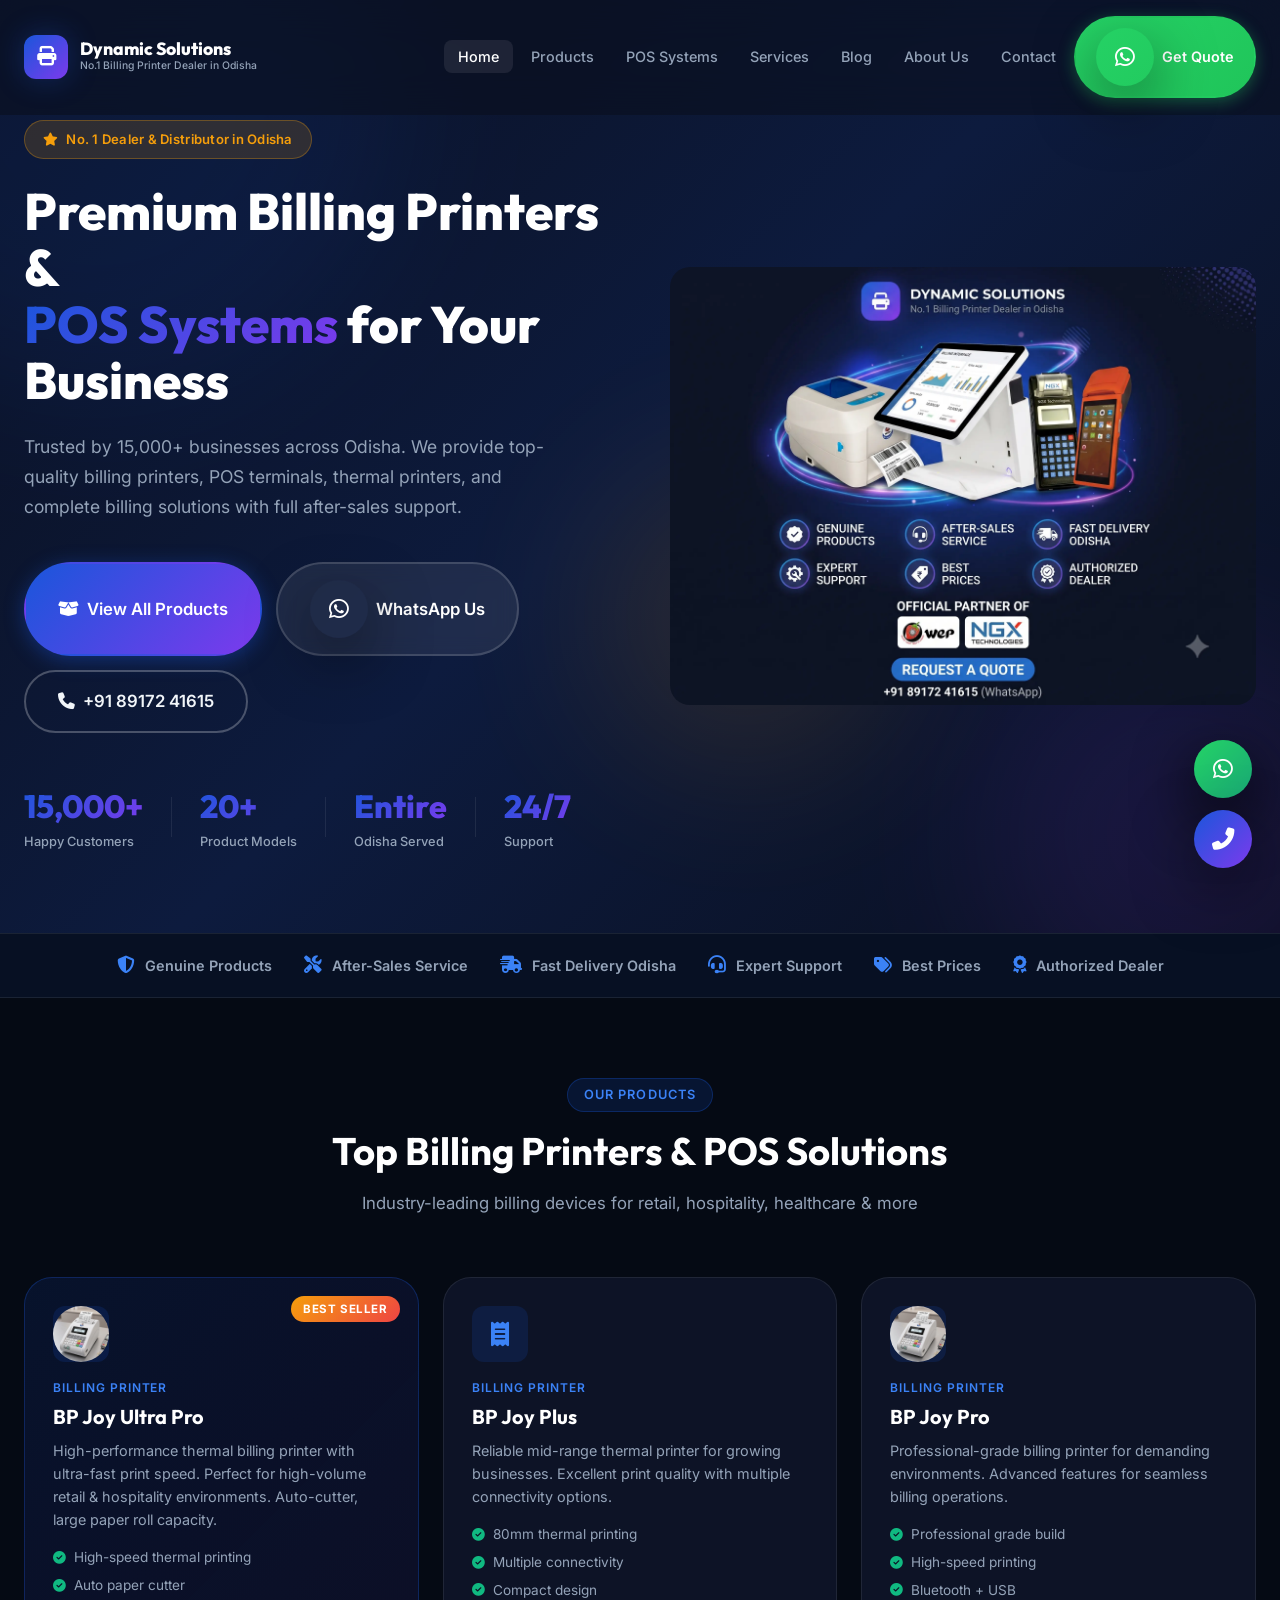
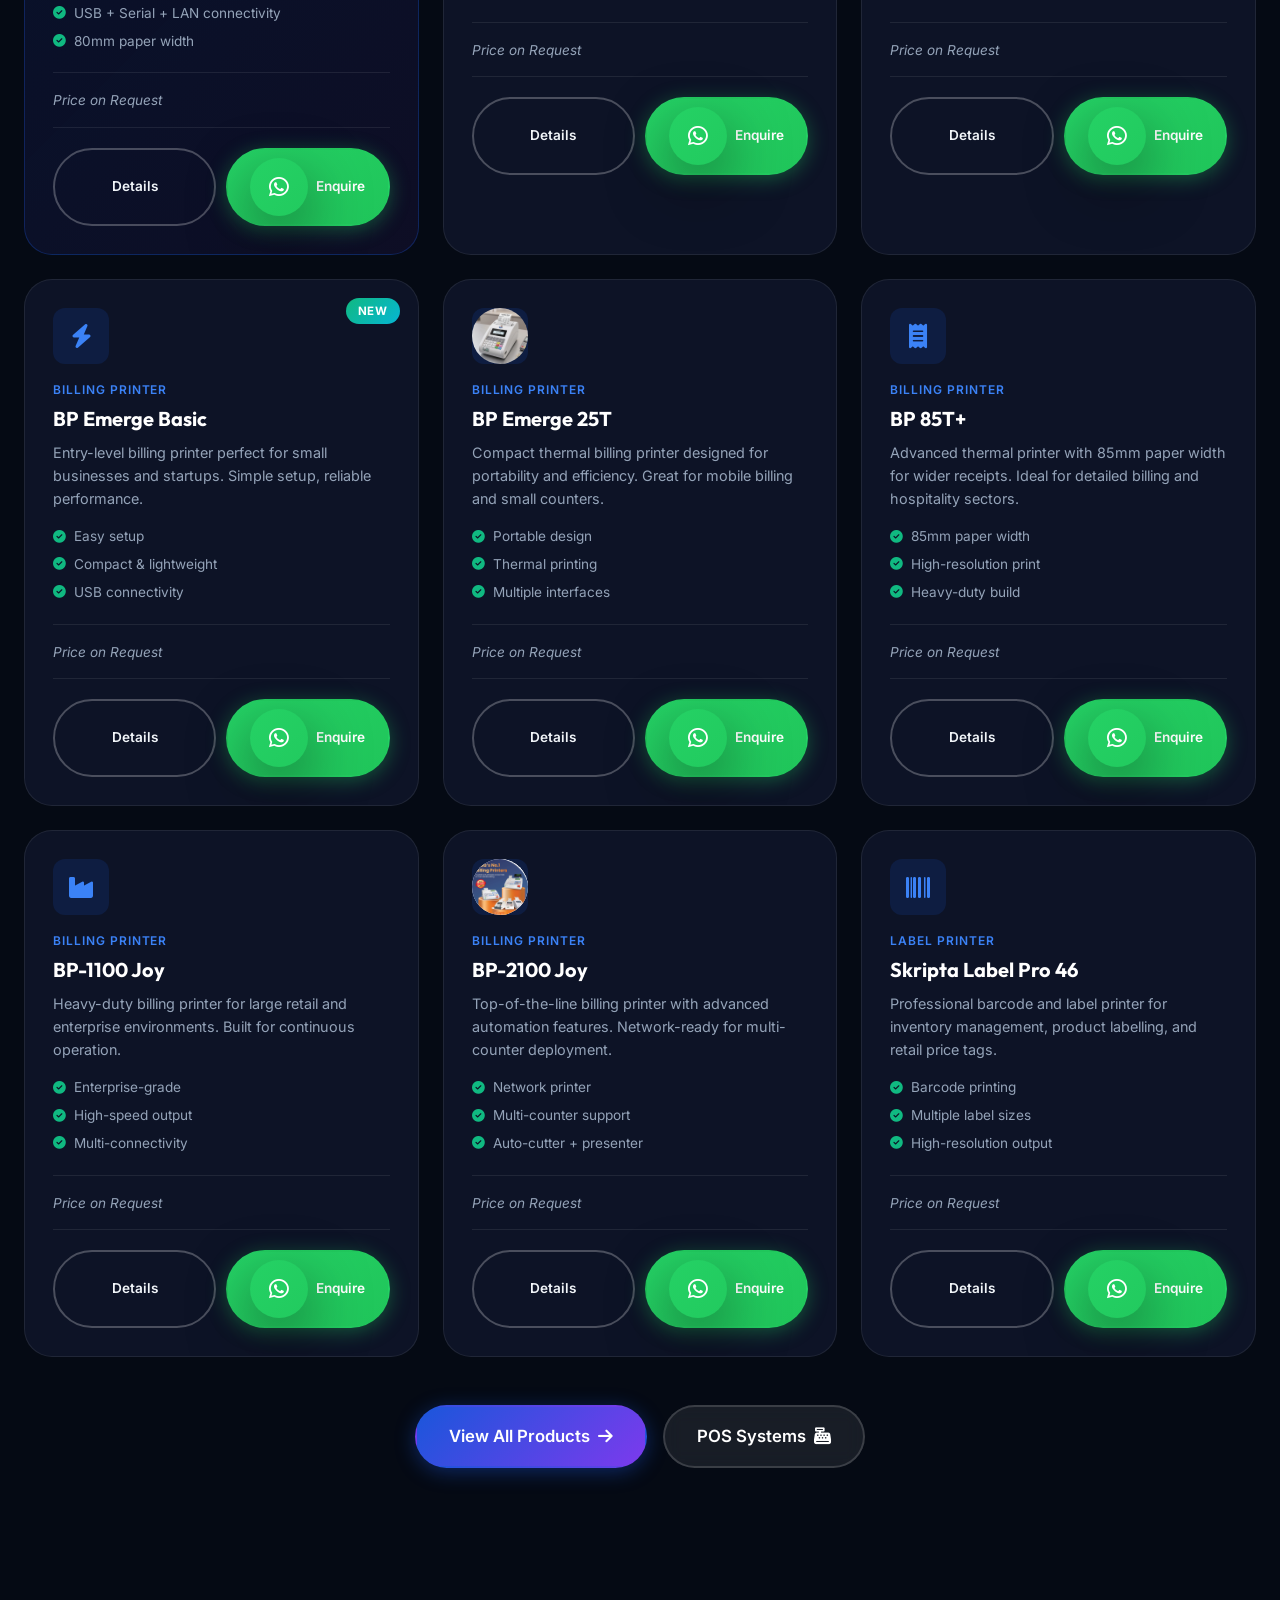
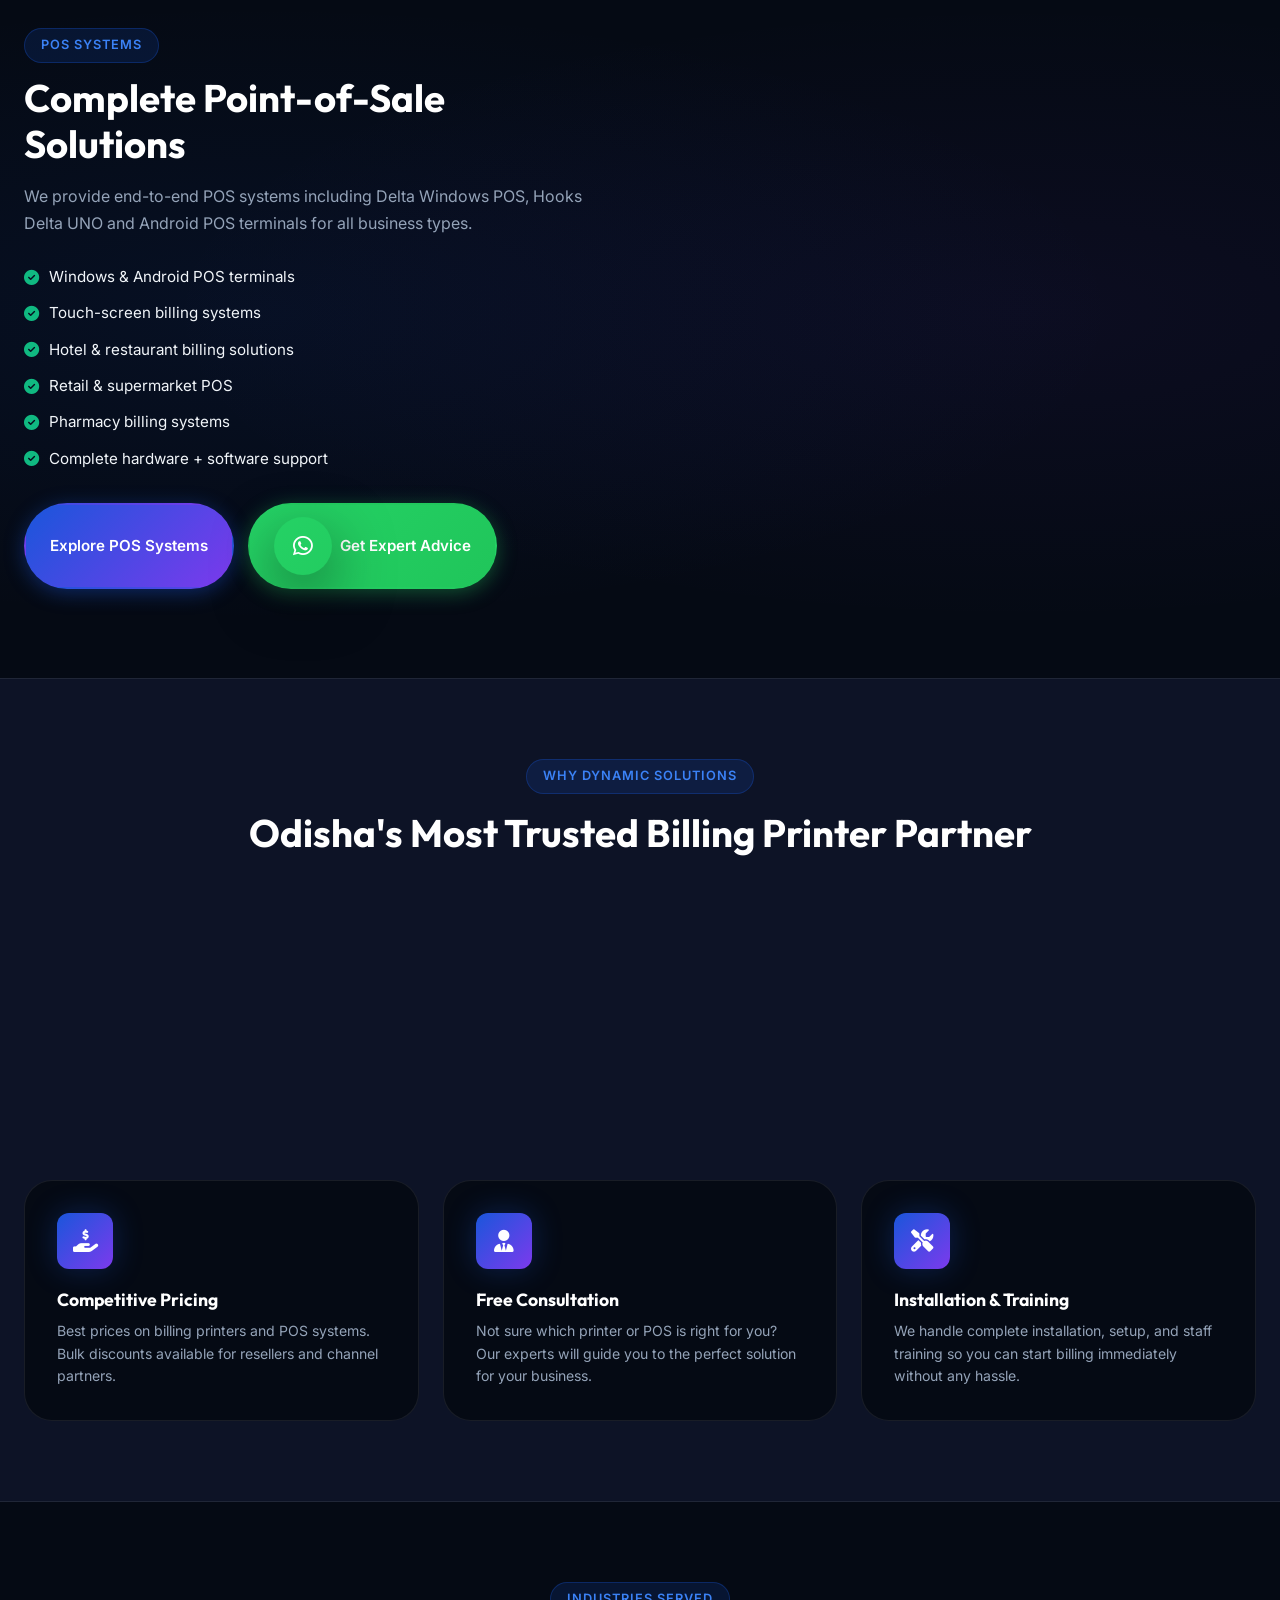
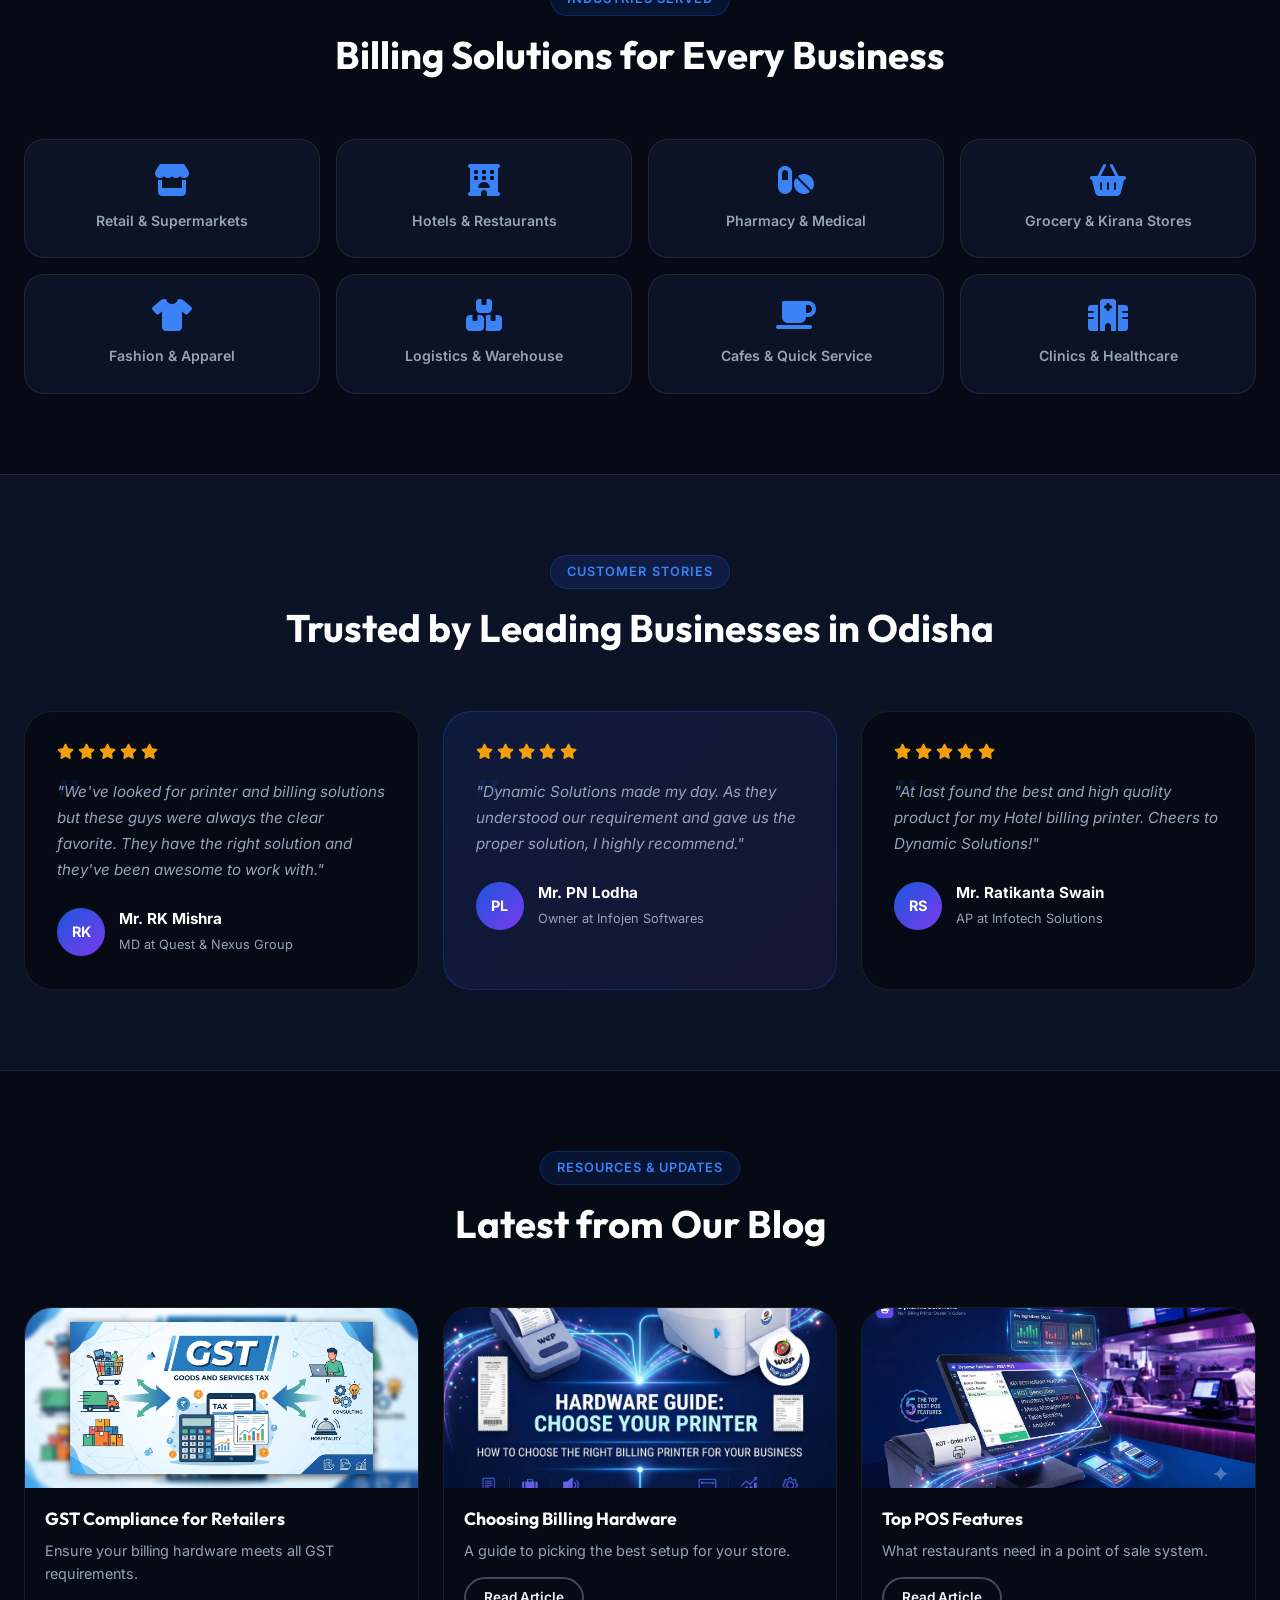
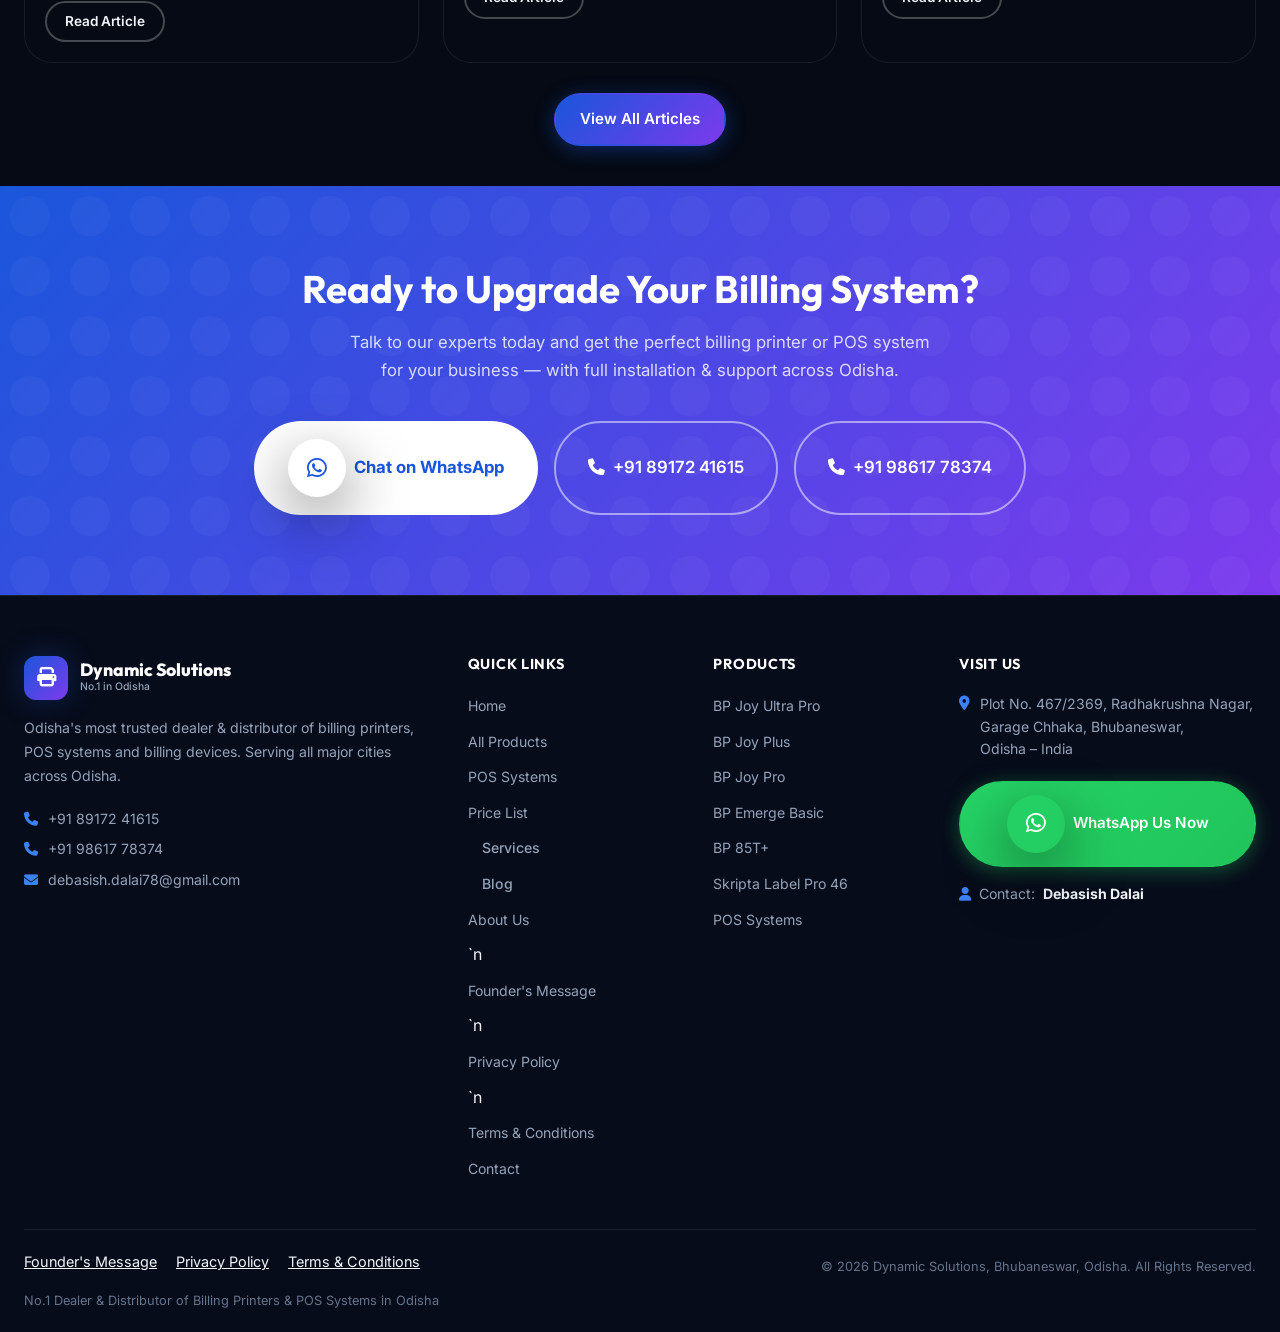
<file: index.html>
﻿<!DOCTYPE html>
<html lang="en">

<head>
  <meta charset="UTF-8" />
  <meta name="viewport" content="width=device-width, initial-scale=1.0" />

  <!-- Primary Meta Tags -->
  <title>Dynamic Solutions – POS & Billing Printers in Odisha</title>
  <meta name="title" content="Dynamic Solutions – POS & Billing Printers in Odisha" />
  <meta name="description" content="Odisha's trusted dealer of billing printers, POS systems & barcode devices. Serving Bhubaneswar, Cuttack & all major cities in Odisha. Call: +91 8917241615" />

  <!-- Open Graph / Facebook -->
  <meta property="og:type" content="website" />
  <meta property="og:url" content="https://dynamicsolutionodisha.com/" />
  <meta property="og:title" content="Dynamic Solutions – No.1 Billing Printer & POS Dealer in Odisha | Bhubaneswar" />
  <meta property="og:description" content="Dynamic Solutions is Odisha's most trusted dealer & distributor of billing printers, POS systems, thermal printers, barcode printers & billing devices. Serving Bhubaneswar, Cuttack & all major cities in Odisha. Call: +91 8917241615" />
  <meta property="og:image" content="https://dynamicsolutionodisha.com/assets/images/seo-banner.webp" />

  <!-- X (Twitter) -->
  <meta property="twitter:card" content="summary_large_image" />
  <meta property="twitter:url" content="https://dynamicsolutionodisha.com/" />
  <meta property="twitter:title" content="Dynamic Solutions – No.1 Billing Printer & POS Dealer in Odisha | Bhubaneswar" />
  <meta property="twitter:description" content="Dynamic Solutions is Odisha's most trusted dealer & distributor of billing printers, POS systems, thermal printers, barcode printers & billing devices. Serving Bhubaneswar, Cuttack & all major cities in Odisha. Call: +91 8917241615" />
  <meta property="twitter:image" content="https://dynamicsolutionodisha.com/assets/images/seo-banner.webp" />


  <meta name="keywords"
    content="billing printer Odisha, POS system Bhubaneswar, thermal printer dealer Odisha, barcode printer Bhubaneswar, billing machine Odisha, receipt printer Odisha, BP Joy printer, BP Emerge printer, POS terminal Odisha, Dynamic Solutions Bhubaneswar" />
  <meta name="author" content="Dynamic Solutions" />
  <meta name="robots" content="index, follow" />
  <link rel="canonical" href="https://dynamicsolutionodisha.com/" />

  <!-- Open Graph -->






  <!-- Twitter Card -->
  <meta name="twitter:card" content="summary_large_image" />
  <meta name="twitter:title" content="Dynamic Solutions – No.1 Billing Printer & POS Dealer in Odisha" />
  <meta name="twitter:description"
    content="Billing printers, POS systems & billing devices in Odisha. Call +91 8917241615" />

  <!-- Schema.org Structured Data -->
  <script type="application/ld+json">
  {
    "@context": "https://schema.org",
    "@type": "LocalBusiness",
    "name": "Dynamic Solutions",
    "description": "No.1 Dealer & Distributor of Billing Printers, POS Systems and Billing Devices in Odisha",
    "url": "https://dynamicsolutionodisha.com",
    "telephone": ["+918917241615", "+918917241615"],
    "email": "debasish.dalai78@gmail.com",
    "address": {
      "@type": "PostalAddress",
      "streetAddress": "Plot No. 467/2369, Radhakrushna Nagar, Garage Chhaka",
      "addressLocality": "Bhubaneswar",
      "addressRegion": "Odisha",
      "addressCountry": "IN"
    },
    "geo": {
      "@type": "GeoCoordinates",
      "latitude": "20.2961",
      "longitude": "85.8245"
    },
    "areaServed": ["Bhubaneswar", "Cuttack", "Odisha"],
    "priceRange": "₹₹",
    "sameAs": []
  }
  </script>

  <link rel="preconnect" href="https://fonts.googleapis.com" />
  <link rel="preconnect" href="https://fonts.gstatic.com" crossorigin />
  <link
    href="https://fonts.googleapis.com/css2?family=Inter:wght@300;400;500;600;700;800;900&family=Outfit:wght@400;600;700;800&display=swap"
    rel="stylesheet" />
  <link rel="stylesheet" href="https://cdnjs.cloudflare.com/ajax/libs/font-awesome/6.5.0/css/all.min.css" />
  <link rel="stylesheet" href="css/style.css" />
  <link rel="preload" as="image" href="assets/images/hero-banner.webp" />
  <!-- Google Analytics -->
  <script async src="https://www.googletagmanager.com/gtag/js?id=G-PHNLY70PSQ"></script>
  <script>
    window.dataLayer = window.dataLayer || [];
    function gtag(){dataLayer.push(arguments);}
    gtag('js', new Date());
    gtag('config', 'G-PHNLY70PSQ');
  </script>
  <link rel="icon" href="assets/favicon.png" type="image/png" />
</head>

<body>

  <!-- Floating Action Buttons -->
  <div class="fab-container" id="fabContainer">
    <a href="https://wa.me/918917241615?text=Hello%20Dynamic%20Solutions!%20I%20am%20interested%20in%20your%20billing%20printers%20and%20POS%20systems.%20Please%20share%20more%20details."
      class="fab fab-whatsapp" target="_blank" rel="noopener" aria-label="WhatsApp Chat" id="fabWhatsapp">
      <i class="fab fa-whatsapp"></i>
      <span class="fab-tooltip">Chat on WhatsApp</span>
    </a>
    <a href="tel:+918917241615" class="fab fab-call" aria-label="Call Us" id="fabCall">
      <i class="fas fa-phone-alt"></i>
      <span class="fab-tooltip">Call Now</span>
    </a>
  </div>

  <!-- Header / Navigation -->
  <header class="header" id="mainHeader">
    <div class="container">
      <nav class="nav">
        <a href="index.html" class="logo" id="navLogo">
          <div class="logo-icon">
            <i class="fas fa-print"></i>
          </div>
          <div class="logo-text">
            <span class="logo-name">Dynamic Solutions</span>
            <span class="logo-tagline">No.1 Billing Printer Dealer in Odisha</span>
          </div>
        </a>

        <ul class="nav-links" id="navLinks">
          <li><a href="index.html" class="nav-link active" id="navHome">Home</a></li>
          <li><a href="products.html" class="nav-link" id="navProducts">Products</a></li>
          <li><a href="pos.html" class="nav-link" id="navPOS">POS Systems</a></li>
          <li><a href="services.html" class="nav-link">Services</a></li>
          <li><a href="blog.html" class="nav-link">Blog</a></li>
          <li><a href="about.html" class="nav-link" id="navAbout">About Us</a></li>
          <li><a href="contact.html" class="nav-link" id="navContact">Contact</a></li>
          <li>
            <a href="https://wa.me/918917241615?text=Hello!%20I%20need%20a%20quote%20for%20billing%20printers."
              class="btn btn-primary nav-cta" target="_blank" rel="noopener" id="navCTA">
              <i class="fab fa-whatsapp"></i> Get Quote
            </a>
          </li>
        </ul>

        <button class="hamburger" id="hamburger" aria-label="Toggle menu">
          <span></span><span></span><span></span>
        </button>
      </nav>
    </div>
  </header>

  <!-- Hero Section -->
  <section class="hero" id="hero">
    <div class="hero-bg-shapes">
      <div class="shape shape-1"></div>
      <div class="shape shape-2"></div>
      <div class="shape shape-3"></div>
    </div>
    <div class="container">
      <div class="hero-content">
        <div class="hero-badge">
          <i class="fas fa-star"></i>
          No. 1 Dealer & Distributor in Odisha
        </div>
        <h1 class="hero-title">
          Premium Billing Printers &amp;<br />
          <span class="gradient-text">POS Systems</span> for Your Business
        </h1>
        <p class="hero-subtitle">
          Trusted by 15,000+ businesses across Odisha. We provide top-quality billing printers,
          POS terminals, thermal printers, and complete billing solutions with full after-sales support.
        </p>
        <div class="hero-ctas">
          <a href="products.html" class="btn btn-primary btn-lg" id="heroViewProducts">
            <i class="fas fa-box-open"></i> View All Products
          </a>
          <a href="https://wa.me/918917241615?text=Hello%20Dynamic%20Solutions!%20I%20need%20help%20choosing%20the%20right%20billing%20printer."
            class="btn btn-secondary btn-lg" target="_blank" rel="noopener" id="heroWhatsapp">
            <i class="fab fa-whatsapp"></i> WhatsApp Us
          </a>
          <a href="tel:+918917241615" class="btn btn-outline btn-lg" id="heroCall">
            <i class="fas fa-phone"></i> +91 89172 41615
          </a>
        </div>
        <div class="hero-stats">
          <div class="stat">
            <span class="stat-num">15,000+</span>
            <span class="stat-label">Happy Customers</span>
          </div>
          <div class="stat-divider"></div>
          <div class="stat">
            <span class="stat-num">20+</span>
            <span class="stat-label">Product Models</span>
          </div>
          <div class="stat-divider"></div>
          <div class="stat">
            <span class="stat-num">Entire</span>
            <span class="stat-label">Odisha Served</span>
          </div>
          <div class="stat-divider"></div>
          <div class="stat">
            <span class="stat-num">24/7</span>
            <span class="stat-label">Support</span>
          </div>
        </div>
      </div>

      <div class="hero-visual" style="display:flex; justify-content:center; align-items:center;">
        <img src="assets/images/hero-banner.webp" alt="POS Systems and Billing Printers"
          width="600" height="400" fetchpriority="high"
          style="width: 100%; max-width: 600px; height: auto; border-radius: var(--radius-lg); box-shadow: var(--shadow-xl); object-fit: cover;">
      </div>
    </div>
  </section>

  <!-- Trust Bar -->
  <section class="trust-bar">
    <div class="container">
      <div class="trust-items">
        <div class="trust-item">
          <i class="fas fa-shield-alt"></i>
          <span>Genuine Products</span>
        </div>
        <div class="trust-item">
          <i class="fas fa-tools"></i>
          <span>After-Sales Service</span>
        </div>
        <div class="trust-item">
          <i class="fas fa-truck-fast"></i>
          <span>Fast Delivery Odisha</span>
        </div>
        <div class="trust-item">
          <i class="fas fa-headset"></i>
          <span>Expert Support</span>
        </div>
        <div class="trust-item">
          <i class="fas fa-tags"></i>
          <span>Best Prices</span>
        </div>
        <div class="trust-item">
          <i class="fas fa-award"></i>
          <span>Authorized Dealer</span>
        </div>
      </div>
    </div>
  </section>

  <!-- Featured Products -->
  <section class="section featured-products" id="featuredProducts">
    <div class="container">
      <div class="section-header">
        <span class="section-tag">Our Products</span>
        <h2 class="section-title">Top Billing Printers & POS Solutions</h2>
        <p class="section-subtitle">Industry-leading billing devices for retail, hospitality, healthcare & more</p>
      </div>

      <div class="products-grid" id="productsGrid">

        <!-- BP Joy Ultra Pro -->
        <article class="product-card featured" id="prodJoyUltraPro">
          <div class="product-badge">Best Seller</div>
          <div class="product-icon-wrap"><img src="assets/images/printer-wep-joy.webp"
              style="width: 100%; height: 100%; object-fit: contain; border-radius: 50%;"></div>
          <div class="product-info">
            <span class="product-category">Billing Printer</span>
            <h3 class="product-name">BP Joy Ultra Pro</h3>
            <p class="product-desc">High-performance thermal billing printer with ultra-fast print speed. Perfect for
              high-volume retail & hospitality environments. Auto-cutter, large paper roll capacity.</p>
            <ul class="product-features">
              <li><i class="fas fa-check-circle"></i> High-speed thermal printing</li>
              <li><i class="fas fa-check-circle"></i> Auto paper cutter</li>
              <li><i class="fas fa-check-circle"></i> USB + Serial + LAN connectivity</li>
              <li><i class="fas fa-check-circle"></i> 80mm paper width</li>
            </ul>
            <div class="product-price-area">
              <span class="price-label">Price on Request</span>
            </div>
            <div class="product-actions">
              <a href="products.html#joy-ultra-pro" class="btn btn-outline btn-sm" id="detailJoyUltraPro">Details</a>
              <a href="https://wa.me/918917241615?text=Hello!%20I%20am%20interested%20in%20BP%20Joy%20Ultra%20Pro%20billing%20printer.%20Please%20share%20price%20and%20details."
                class="btn btn-whatsapp btn-sm" target="_blank" rel="noopener" id="waJoyUltraPro">
                <i class="fab fa-whatsapp"></i> Enquire
              </a>
            </div>
          </div>
        </article>

        <!-- BP Joy Plus -->
        <article class="product-card" id="prodJoyPlus">
          <div class="product-icon-wrap">
            <i class="fas fa-receipt"></i>
          </div>
          <div class="product-info">
            <span class="product-category">Billing Printer</span>
            <h3 class="product-name">BP Joy Plus</h3>
            <p class="product-desc">Reliable mid-range thermal printer for growing businesses. Excellent print quality
              with multiple connectivity options.</p>
            <ul class="product-features">
              <li><i class="fas fa-check-circle"></i> 80mm thermal printing</li>
              <li><i class="fas fa-check-circle"></i> Multiple connectivity</li>
              <li><i class="fas fa-check-circle"></i> Compact design</li>
            </ul>
            <div class="product-price-area">
              <span class="price-label">Price on Request</span>
            </div>
            <div class="product-actions">
              <a href="products.html#joy-plus" class="btn btn-outline btn-sm" id="detailJoyPlus">Details</a>
              <a href="https://wa.me/918917241615?text=Hello!%20I%20am%20interested%20in%20BP%20Joy%20Plus%20printer.%20Please%20share%20price."
                class="btn btn-whatsapp btn-sm" target="_blank" rel="noopener" id="waJoyPlus">
                <i class="fab fa-whatsapp"></i> Enquire
              </a>
            </div>
          </div>
        </article>

        <!-- BP Joy Pro -->
        <article class="product-card" id="prodJoyPro">
          <div class="product-icon-wrap"><img src="assets/images/printer-wep-joy.webp"
              style="width: 100%; height: 100%; object-fit: contain; border-radius: 50%;"></div>
          <div class="product-info">
            <span class="product-category">Billing Printer</span>
            <h3 class="product-name">BP Joy Pro</h3>
            <p class="product-desc">Professional-grade billing printer for demanding environments. Advanced features for
              seamless billing operations.</p>
            <ul class="product-features">
              <li><i class="fas fa-check-circle"></i> Professional grade build</li>
              <li><i class="fas fa-check-circle"></i> High-speed printing</li>
              <li><i class="fas fa-check-circle"></i> Bluetooth + USB</li>
            </ul>
            <div class="product-price-area">
              <span class="price-label">Price on Request</span>
            </div>
            <div class="product-actions">
              <a href="products.html#joy-pro" class="btn btn-outline btn-sm" id="detailJoyPro">Details</a>
              <a href="https://wa.me/918917241615?text=Hello!%20I%20am%20interested%20in%20BP%20Joy%20Pro%20printer.%20Please%20share%20price."
                class="btn btn-whatsapp btn-sm" target="_blank" rel="noopener" id="waJoyPro">
                <i class="fab fa-whatsapp"></i> Enquire
              </a>
            </div>
          </div>
        </article>

        <!-- BP Emerge Basic -->
        <article class="product-card" id="prodEmergeBasic">
          <div class="product-badge badge-new">New</div>
          <div class="product-icon-wrap">
            <i class="fas fa-bolt"></i>
          </div>
          <div class="product-info">
            <span class="product-category">Billing Printer</span>
            <h3 class="product-name">BP Emerge Basic</h3>
            <p class="product-desc">Entry-level billing printer perfect for small businesses and startups. Simple setup,
              reliable performance.</p>
            <ul class="product-features">
              <li><i class="fas fa-check-circle"></i> Easy setup</li>
              <li><i class="fas fa-check-circle"></i> Compact & lightweight</li>
              <li><i class="fas fa-check-circle"></i> USB connectivity</li>
            </ul>
            <div class="product-price-area">
              <span class="price-label">Price on Request</span>
            </div>
            <div class="product-actions">
              <a href="products.html#emerge-basic" class="btn btn-outline btn-sm" id="detailEmergeBasic">Details</a>
              <a href="https://wa.me/918917241615?text=Hello!%20I%20am%20interested%20in%20BP%20Emerge%20Basic%20printer.%20Please%20share%20price."
                class="btn btn-whatsapp btn-sm" target="_blank" rel="noopener" id="waEmergeBasic">
                <i class="fab fa-whatsapp"></i> Enquire
              </a>
            </div>
          </div>
        </article>

        <!-- BP Emerge 25T -->
        <article class="product-card" id="prodEmerge25T">
          <div class="product-icon-wrap"><img src="assets/images/printer-wep-joy.webp"
              style="width: 100%; height: 100%; object-fit: contain; border-radius: 50%;"></div>
          <div class="product-info">
            <span class="product-category">Billing Printer</span>
            <h3 class="product-name">BP Emerge 25T</h3>
            <p class="product-desc">Compact thermal billing printer designed for portability and efficiency. Great for
              mobile billing and small counters.</p>
            <ul class="product-features">
              <li><i class="fas fa-check-circle"></i> Portable design</li>
              <li><i class="fas fa-check-circle"></i> Thermal printing</li>
              <li><i class="fas fa-check-circle"></i> Multiple interfaces</li>
            </ul>
            <div class="product-price-area">
              <span class="price-label">Price on Request</span>
            </div>
            <div class="product-actions">
              <a href="products.html#emerge-25t" class="btn btn-outline btn-sm" id="detailEmerge25T">Details</a>
              <a href="https://wa.me/918917241615?text=Hello!%20I%20am%20interested%20in%20BP%20Emerge%2025T%20printer.%20Please%20share%20price."
                class="btn btn-whatsapp btn-sm" target="_blank" rel="noopener" id="waEmerge25T">
                <i class="fab fa-whatsapp"></i> Enquire
              </a>
            </div>
          </div>
        </article>

        <!-- BP 85T+ -->
        <article class="product-card" id="prod85T">
          <div class="product-icon-wrap">
            <i class="fas fa-receipt"></i>
          </div>
          <div class="product-info">
            <span class="product-category">Billing Printer</span>
            <h3 class="product-name">BP 85T+</h3>
            <p class="product-desc">Advanced thermal printer with 85mm paper width for wider receipts. Ideal for
              detailed billing and hospitality sectors.</p>
            <ul class="product-features">
              <li><i class="fas fa-check-circle"></i> 85mm paper width</li>
              <li><i class="fas fa-check-circle"></i> High-resolution print</li>
              <li><i class="fas fa-check-circle"></i> Heavy-duty build</li>
            </ul>
            <div class="product-price-area">
              <span class="price-label">Price on Request</span>
            </div>
            <div class="product-actions">
              <a href="products.html#bp-85t" class="btn btn-outline btn-sm" id="detail85T">Details</a>
              <a href="https://wa.me/918917241615?text=Hello!%20I%20am%20interested%20in%20BP%2085T%2B%20printer.%20Please%20share%20price."
                class="btn btn-whatsapp btn-sm" target="_blank" rel="noopener" id="wa85T">
                <i class="fab fa-whatsapp"></i> Enquire
              </a>
            </div>
          </div>
        </article>

        <!-- BP-1100 Joy -->
        <article class="product-card" id="prod1100Joy">
          <div class="product-icon-wrap">
            <i class="fas fa-industry"></i>
          </div>
          <div class="product-info">
            <span class="product-category">Billing Printer</span>
            <h3 class="product-name">BP-1100 Joy</h3>
            <p class="product-desc">Heavy-duty billing printer for large retail and enterprise environments. Built for
              continuous operation.</p>
            <ul class="product-features">
              <li><i class="fas fa-check-circle"></i> Enterprise-grade</li>
              <li><i class="fas fa-check-circle"></i> High-speed output</li>
              <li><i class="fas fa-check-circle"></i> Multi-connectivity</li>
            </ul>
            <div class="product-price-area">
              <span class="price-label">Price on Request</span>
            </div>
            <div class="product-actions">
              <a href="products.html#bp-1100" class="btn btn-outline btn-sm" id="detail1100">Details</a>
              <a href="https://wa.me/918917241615?text=Hello!%20I%20am%20interested%20in%20BP-1100%20Joy%20printer.%20Please%20share%20price."
                class="btn btn-whatsapp btn-sm" target="_blank" rel="noopener" id="wa1100">
                <i class="fab fa-whatsapp"></i> Enquire
              </a>
            </div>
          </div>
        </article>

        <!-- BP-2100 Joy -->
        <article class="product-card" id="prod2100Joy">
          <div class="product-icon-wrap"><img src="assets/images/wep-bp-no1.webp"
              style="width: 100%; height: 100%; object-fit: contain; background: white; border-radius: 50%;"></div>
          <div class="product-info">
            <span class="product-category">Billing Printer</span>
            <h3 class="product-name">BP-2100 Joy</h3>
            <p class="product-desc">Top-of-the-line billing printer with advanced automation features. Network-ready for
              multi-counter deployment.</p>
            <ul class="product-features">
              <li><i class="fas fa-check-circle"></i> Network printer</li>
              <li><i class="fas fa-check-circle"></i> Multi-counter support</li>
              <li><i class="fas fa-check-circle"></i> Auto-cutter + presenter</li>
            </ul>
            <div class="product-price-area">
              <span class="price-label">Price on Request</span>
            </div>
            <div class="product-actions">
              <a href="products.html#bp-2100" class="btn btn-outline btn-sm" id="detail2100">Details</a>
              <a href="https://wa.me/918917241615?text=Hello!%20I%20am%20interested%20in%20BP-2100%20Joy%20printer.%20Please%20share%20price."
                class="btn btn-whatsapp btn-sm" target="_blank" rel="noopener" id="wa2100">
                <i class="fab fa-whatsapp"></i> Enquire
              </a>
            </div>
          </div>
        </article>

        <!-- Skripta Label Pro 46 -->
        <article class="product-card" id="prodLabelPro">
          <div class="product-icon-wrap">
            <i class="fas fa-barcode"></i>
          </div>
          <div class="product-info">
            <span class="product-category">Label Printer</span>
            <h3 class="product-name">Skripta Label Pro 46</h3>
            <p class="product-desc">Professional barcode and label printer for inventory management, product labelling,
              and retail price tags.</p>
            <ul class="product-features">
              <li><i class="fas fa-check-circle"></i> Barcode printing</li>
              <li><i class="fas fa-check-circle"></i> Multiple label sizes</li>
              <li><i class="fas fa-check-circle"></i> High-resolution output</li>
            </ul>
            <div class="product-price-area">
              <span class="price-label">Price on Request</span>
            </div>
            <div class="product-actions">
              <a href="products.html#label-pro-46" class="btn btn-outline btn-sm" id="detailLabelPro">Details</a>
              <a href="https://wa.me/918917241615?text=Hello!%20I%20am%20interested%20in%20Skripta%20Label%20Pro%2046.%20Please%20share%20price."
                class="btn btn-whatsapp btn-sm" target="_blank" rel="noopener" id="waLabelPro">
                <i class="fab fa-whatsapp"></i> Enquire
              </a>
            </div>
          </div>
        </article>

      </div>

      <div class="section-cta">
        <a href="products.html" class="btn btn-primary btn-lg" id="viewAllProducts">
          View All Products <i class="fas fa-arrow-right"></i>
        </a>
        <a href="pos.html" class="btn btn-secondary btn-lg" id="viewPOS">
          POS Systems <i class="fas fa-cash-register"></i>
        </a>
      </div>
    </div>
  </section>

  <!-- POS Systems Highlight -->
  <section class="section pos-highlight" id="posSection">
    <div class="container">
      <div class="pos-content">
        <div class="pos-text">
          <span class="section-tag">POS Systems</span>
          <h2 class="section-title">Complete Point-of-Sale Solutions</h2>
          <p>We provide end-to-end POS systems including Delta Windows POS, Hooks Delta UNO and Android POS terminals
            for all business types.</p>
          <ul class="pos-feature-list">
            <li><i class="fas fa-check-circle"></i> Windows & Android POS terminals</li>
            <li><i class="fas fa-check-circle"></i> Touch-screen billing systems</li>
            <li><i class="fas fa-check-circle"></i> Hotel & restaurant billing solutions</li>
            <li><i class="fas fa-check-circle"></i> Retail & supermarket POS</li>
            <li><i class="fas fa-check-circle"></i> Pharmacy billing systems</li>
            <li><i class="fas fa-check-circle"></i> Complete hardware + software support</li>
          </ul>
          <div class="pos-ctas">
            <a href="pos.html" class="btn btn-primary" id="explorePOS">Explore POS Systems</a>
            <a href="https://wa.me/918917241615?text=Hello!%20I%20need%20a%20POS%20system%20for%20my%20business.%20Please%20help%20me%20choose."
              class="btn btn-whatsapp" target="_blank" rel="noopener" id="waPOS">
              <i class="fab fa-whatsapp"></i> Get Expert Advice
            </a>
          </div>
        </div>
        <div class="pos-cards">
          <div class="pos-card" id="posCardDelta">
            <div class="pos-card-icon"><i class="fas fa-desktop"></i></div>
            <h4>Delta Windows POS</h4>
            <p>Full Windows-based POS with touchscreen for retail & hospitality</p>
            <a href="pos.html#delta-windows" class="pos-card-link">Learn More <i class="fas fa-arrow-right"></i></a>
          </div>
          <div class="pos-card" id="posCardDeltaUno">
            <div class="pos-card-icon"><i class="fas fa-tablet-alt"></i></div>
            <h4>Hooks Delta UNO</h4>
            <p>Compact Android POS terminal for small to medium businesses</p>
            <a href="pos.html#delta-uno" class="pos-card-link">Learn More <i class="fas fa-arrow-right"></i></a>
          </div>
          <div class="pos-card" id="posCardHTM">
            <div class="pos-card-icon"><i class="fas fa-mobile-alt"></i></div>
            <h4>HTM210 POS</h4>
            <p>Android-based handheld POS for mobile billing and delivery</p>
            <a href="pos.html#htm210" class="pos-card-link">Learn More <i class="fas fa-arrow-right"></i></a>
          </div>
        </div>
      </div>
    </div>
  </section>

  <!-- Why Choose Us -->
  <section class="section why-us" id="whyUs">
    <div class="container">
      <div class="section-header">
        <span class="section-tag">Why Dynamic Solutions</span>
        <h2 class="section-title">Odisha's Most Trusted Billing Printer Partner</h2>
      </div>
      <div class="why-grid">
        <div class="why-card" id="whyGenuine">
          <div class="why-icon"><i class="fas fa-certificate"></i></div>
          <h3>100% Genuine Products</h3>
          <p>All products are sourced directly from authorized manufacturers. Every device comes with a manufacturer
            warranty.</p>
        </div>
        <div class="why-card" id="whySupport">
          <div class="why-icon"><i class="fas fa-headset"></i></div>
          <h3>Expert After-Sales Support</h3>
          <p>Our trained technicians provide on-site and remote support across all major cities of Odisha — anytime you
            need help.</p>
        </div>
        <div class="why-card" id="whyDelivery">
          <div class="why-icon"><i class="fas fa-truck-fast"></i></div>
          <h3>Fast Delivery Across Odisha</h3>
          <p>Quick delivery to Bhubaneswar, Cuttack, Berhampur, Sambalpur, Rourkela and all major Odisha cities.</p>
        </div>
        <div class="why-card" id="whyPrice">
          <div class="why-icon"><i class="fas fa-hand-holding-usd"></i></div>
          <h3>Competitive Pricing</h3>
          <p>Best prices on billing printers and POS systems. Bulk discounts available for resellers and channel
            partners.</p>
        </div>
        <div class="why-card" id="whyExpert">
          <div class="why-icon"><i class="fas fa-user-tie"></i></div>
          <h3>Free Consultation</h3>
          <p>Not sure which printer or POS is right for you? Our experts will guide you to the perfect solution for your
            business.</p>
        </div>
        <div class="why-card" id="whyInstall">
          <div class="why-icon"><i class="fas fa-tools"></i></div>
          <h3>Installation & Training</h3>
          <p>We handle complete installation, setup, and staff training so you can start billing immediately without any
            hassle.</p>
        </div>
      </div>
    </div>
  </section>

  <!-- Sectors We Serve -->
  <section class="section sectors" id="sectors">
    <div class="container">
      <div class="section-header">
        <span class="section-tag">Industries Served</span>
        <h2 class="section-title">Billing Solutions for Every Business</h2>
      </div>
      <div class="sectors-grid">
        <div class="sector-card" id="sectorRetail">
          <i class="fas fa-store"></i>
          <span>Retail & Supermarkets</span>
        </div>
        <div class="sector-card" id="sectorHotel">
          <i class="fas fa-hotel"></i>
          <span>Hotels & Restaurants</span>
        </div>
        <div class="sector-card" id="sectorPharma">
          <i class="fas fa-pills"></i>
          <span>Pharmacy & Medical</span>
        </div>
        <div class="sector-card" id="sectorGrocery">
          <i class="fas fa-shopping-basket"></i>
          <span>Grocery & Kirana Stores</span>
        </div>
        <div class="sector-card" id="sectorFashion">
          <i class="fas fa-tshirt"></i>
          <span>Fashion & Apparel</span>
        </div>
        <div class="sector-card" id="sectorLogistics">
          <i class="fas fa-boxes"></i>
          <span>Logistics & Warehouse</span>
        </div>
        <div class="sector-card" id="sectorCafe">
          <i class="fas fa-coffee"></i>
          <span>Cafes & Quick Service</span>
        </div>
        <div class="sector-card" id="sectorHealthcare">
          <i class="fas fa-hospital"></i>
          <span>Clinics & Healthcare</span>
        </div>
      </div>
    </div>
  </section>

  <!-- Testimonials -->
  <section class="section testimonials" id="testimonials">
    <div class="container">
      <div class="section-header">
        <span class="section-tag">Customer Stories</span>
        <h2 class="section-title">Trusted by Leading Businesses in Odisha</h2>
      </div>
      <div class="testimonials-grid">
        <div class="testimonial-card" id="testimonial1">
          <div class="testimonial-stars">
            <i class="fas fa-star"></i><i class="fas fa-star"></i><i class="fas fa-star"></i><i
              class="fas fa-star"></i><i class="fas fa-star"></i>
          </div>
          <blockquote>
            "We've looked for printer and billing solutions but these guys were always the clear favorite. They have the
            right solution and they've been awesome to work with."
          </blockquote>
          <div class="testimonial-author">
            <div class="author-avatar">RK</div>
            <div class="author-info">
              <strong>Mr. RK Mishra</strong>
              <span>MD at Quest & Nexus Group</span>
            </div>
          </div>
        </div>

        <div class="testimonial-card featured-testimonial" id="testimonial2">
          <div class="testimonial-stars">
            <i class="fas fa-star"></i><i class="fas fa-star"></i><i class="fas fa-star"></i><i
              class="fas fa-star"></i><i class="fas fa-star"></i>
          </div>
          <blockquote>
            "Dynamic Solutions made my day. As they understood our requirement and gave us the proper solution, I highly
            recommend."
          </blockquote>
          <div class="testimonial-author">
            <div class="author-avatar">PL</div>
            <div class="author-info">
              <strong>Mr. PN Lodha</strong>
              <span>Owner at Infojen Softwares</span>
            </div>
          </div>
        </div>

        <div class="testimonial-card" id="testimonial3">
          <div class="testimonial-stars">
            <i class="fas fa-star"></i><i class="fas fa-star"></i><i class="fas fa-star"></i><i
              class="fas fa-star"></i><i class="fas fa-star"></i>
          </div>
          <blockquote>
            "At last found the best and high quality product for my Hotel billing printer. Cheers to Dynamic Solutions!"
          </blockquote>
          <div class="testimonial-author">
            <div class="author-avatar">RS</div>
            <div class="author-info">
              <strong>Mr. Ratikanta Swain</strong>
              <span>AP at Infotech Solutions</span>
            </div>
          </div>
        </div>
      </div>
    </div>
  </section>

  <!-- Latest from our Blog -->
  <section class="section" style="background: var(--bg); padding-bottom: 40px;">
    <div class="container">
      <div class="section-header">
        <span class="section-tag">Resources & Updates</span>
        <h2 class="section-title">Latest from Our Blog</h2>
      </div>
      <div class="why-grid" style="grid-template-columns: repeat(auto-fit, minmax(280px, 1fr));">
        <div class="why-card" style="padding:0; overflow:hidden;">
          <img src="assets/images/blog-gst.webp" alt="GST Billing Machine" width="400" height="180" style="width:100%; height:180px; object-fit:cover;">
          <div style="padding: 20px;">
            <h3 style="font-size: 1.1rem; margin-bottom:10px;">GST Compliance for Retailers</h3>
            <p style="font-size: 0.9rem; margin-bottom: 15px;">Ensure your billing hardware meets all GST requirements.</p>
            <a href="blog-gst-compliance.html" class="btn btn-outline btn-sm">Read Article</a>
          </div>
        </div>
        <div class="why-card" style="padding:0; overflow:hidden;">
          <img src="assets/images/blog-hardware.webp" alt="Choosing Billing Hardware" width="400" height="180" style="width:100%; height:180px; object-fit:cover;">
          <div style="padding: 20px;">
            <h3 style="font-size: 1.1rem; margin-bottom:10px;">Choosing Billing Hardware</h3>
            <p style="font-size: 0.9rem; margin-bottom: 15px;">A guide to picking the best setup for your store.</p>
            <a href="blog-hardware-guide.html" class="btn btn-outline btn-sm">Read Article</a>
          </div>
        </div>
        <div class="why-card" style="padding:0; overflow:hidden;">
          <img src="assets/images/blog-pos.webp" alt="POS Features for Restaurants" width="400" height="180" style="width:100%; height:180px; object-fit:cover;">
          <div style="padding: 20px;">
            <h3 style="font-size: 1.1rem; margin-bottom:10px;">Top POS Features</h3>
            <p style="font-size: 0.9rem; margin-bottom: 15px;">What restaurants need in a point of sale system.</p>
            <a href="blog-pos-features.html" class="btn btn-outline btn-sm">Read Article</a>
          </div>
        </div>
      </div>
      <div style="text-align: center; margin-top: 30px;">
        <a href="blog.html" class="btn btn-primary">View All Articles</a>
      </div>
    </div>
  </section>

  <!-- CTA Banner -->
  <section class="cta-banner" id="ctaBanner">
    <div class="container">
      <div class="cta-content">
        <h2>Ready to Upgrade Your Billing System?</h2>
        <p>Talk to our experts today and get the perfect billing printer or POS system for your business — with full
          installation & support across Odisha.</p>
        <div class="cta-actions">
          <a href="https://wa.me/918917241615?text=Hello%20Dynamic%20Solutions!%20I%20want%20to%20upgrade%20my%20billing%20system.%20Please%20help."
            class="btn btn-white btn-lg" target="_blank" rel="noopener" id="ctaWhatsapp">
            <i class="fab fa-whatsapp"></i> Chat on WhatsApp
          </a>
          <a href="tel:+918917241615" class="btn btn-outline-white btn-lg" id="ctaCall1"><i class="fas fa-phone"></i>
            +91 89172 41615</a>
          <a href="tel:+919861778374" class="btn btn-outline-white btn-lg" id="ctaCall2"><i class="fas fa-phone"></i>
            +91 98617 78374</a>
        </div>
      </div>
    </div>
  </section>

  <!-- Footer -->
  <footer class="footer" id="mainFooter">
    <div class="container">
      <div class="footer-grid">
        <div class="footer-brand">
          <a href="index.html" class="logo" id="footerLogo">
            <div class="logo-icon"><i class="fas fa-print"></i></div>
            <div class="logo-text">
              <span class="logo-name">Dynamic Solutions</span>
              <span class="logo-tagline">No.1 in Odisha</span>
            </div>
          </a>
          <p>Odisha's most trusted dealer & distributor of billing printers, POS systems and billing devices. Serving
            all major cities across Odisha.</p>
          <div class="footer-contact-quick">
            <a href="tel:+918917241615" id="footerCall1"><i class="fas fa-phone"></i> +91 89172 41615</a>
            <a href="tel:+919861778374" id="footerCall2"><i class="fas fa-phone"></i> +91 98617 78374</a>
            <a href="mailto:debasish.dalai78@gmail.com" id="footerEmail"><i class="fas fa-envelope"></i>
              debasish.dalai78@gmail.com</a>
          </div>
        </div>

        <div class="footer-links">
          <h4>Quick Links</h4>
          <ul>
            <li><a href="index.html" id="footerHome">Home</a></li>
            <li><a href="products.html" id="footerProducts">All Products</a></li>
            <li><a href="pos.html" id="footerPOS">POS Systems</a></li>
            <li><a href="pricelist.html" id="footerPriceList">Price List</a></li>
            <li><a href="services.html" class="nav-link">Services</a></li>
            <li><a href="blog.html" class="nav-link">Blog</a></li>
            <li><a href="about.html" id="footerAbout">About Us</a></li>`n              <li><a href="founder.html">Founder's Message</a></li>`n              <li><a href="privacy.html">Privacy Policy</a></li>`n              <li><a href="terms.html">Terms & Conditions</a></li>
            <li><a href="contact.html" id="footerContact">Contact</a></li>
          </ul>
        </div>

        <div class="footer-links">
          <h4>Products</h4>
          <ul>
            <li><a href="products.html#joy-ultra-pro" id="footerProd1">BP Joy Ultra Pro</a></li>
            <li><a href="products.html#joy-plus" id="footerProd2">BP Joy Plus</a></li>
            <li><a href="products.html#joy-pro" id="footerProd3">BP Joy Pro</a></li>
            <li><a href="products.html#emerge-basic" id="footerProd4">BP Emerge Basic</a></li>
            <li><a href="products.html#bp-85t" id="footerProd5">BP 85T+</a></li>
            <li><a href="products.html#label-pro-46" id="footerProd6">Skripta Label Pro 46</a></li>
            <li><a href="pos.html" id="footerProd7">POS Systems</a></li>
          </ul>
        </div>

        <div class="footer-contact">
          <h4>Visit Us</h4>
          <address>
            <p><i class="fas fa-map-marker-alt"></i>
              Plot No. 467/2369, Radhakrushna Nagar,<br />
              Garage Chhaka, Bhubaneswar,<br />
              Odisha – India
            </p>
          </address>
          <div class="footer-whatsapp">
            <a href="https://wa.me/918917241615?text=Hello%20Dynamic%20Solutions!%20I%20need%20billing%20printer%20assistance."
              class="btn btn-whatsapp" target="_blank" rel="noopener" id="footerWhatsapp">
              <i class="fab fa-whatsapp"></i> WhatsApp Us Now
            </a>
          </div>
          <p class="contact-person"><i class="fas fa-user"></i> Contact: <strong>Debasish Dalai</strong></p>
        </div>
      </div>

      <div class="footer-bottom">
        <div style="margin-bottom: 10px; font-size: 0.9rem;">
          <a href="founder.html" style="color: inherit; text-decoration: underline; margin-right: 15px;">Founder's Message</a>
          <a href="privacy.html" style="color: inherit; text-decoration: underline; margin-right: 15px;">Privacy Policy</a>
          <a href="terms.html" style="color: inherit; text-decoration: underline;">Terms & Conditions</a>
        </div>
        <p>© 2026 Dynamic Solutions, Bhubaneswar, Odisha. All Rights Reserved.</p>
        <p>No.1 Dealer & Distributor of Billing Printers & POS Systems in Odisha</p>
      </div>
    </div>
  </footer>

  <!-- Mobile Bottom Navigation Bar -->
  <nav class="mobile-bottom-nav" aria-label="Mobile navigation">
    <a href="index.html" class="mob-nav-item active" id="mobNavHome">
      <i class="fas fa-home"></i>
      <span>Home</span>
    </a>
    <a href="products.html" class="mob-nav-item" id="mobNavProducts">
      <i class="fas fa-print"></i>
      <span>Printers</span>
    </a>
    <a href="https://wa.me/918917241615?text=Hello%20Dynamic%20Solutions!%20I%20need%20a%20billing%20printer%20or%20POS%20system."
      class="mob-nav-item mob-nav-wa" target="_blank" rel="noopener" id="mobNavWa">
      <i class="fab fa-whatsapp"></i>
      <span>WhatsApp</span>
    </a>
    <a href="pos.html" class="mob-nav-item" id="mobNavPOS">
      <i class="fas fa-desktop"></i>
      <span>POS</span>
    </a>
    <a href="tel:+918917241615" class="mob-nav-item mob-nav-call" id="mobNavCall">
      <i class="fas fa-phone"></i>
      <span>Call</span>
    </a>
  </nav>

  <script src="js/main.js"></script>
</body>

</html>
</file>
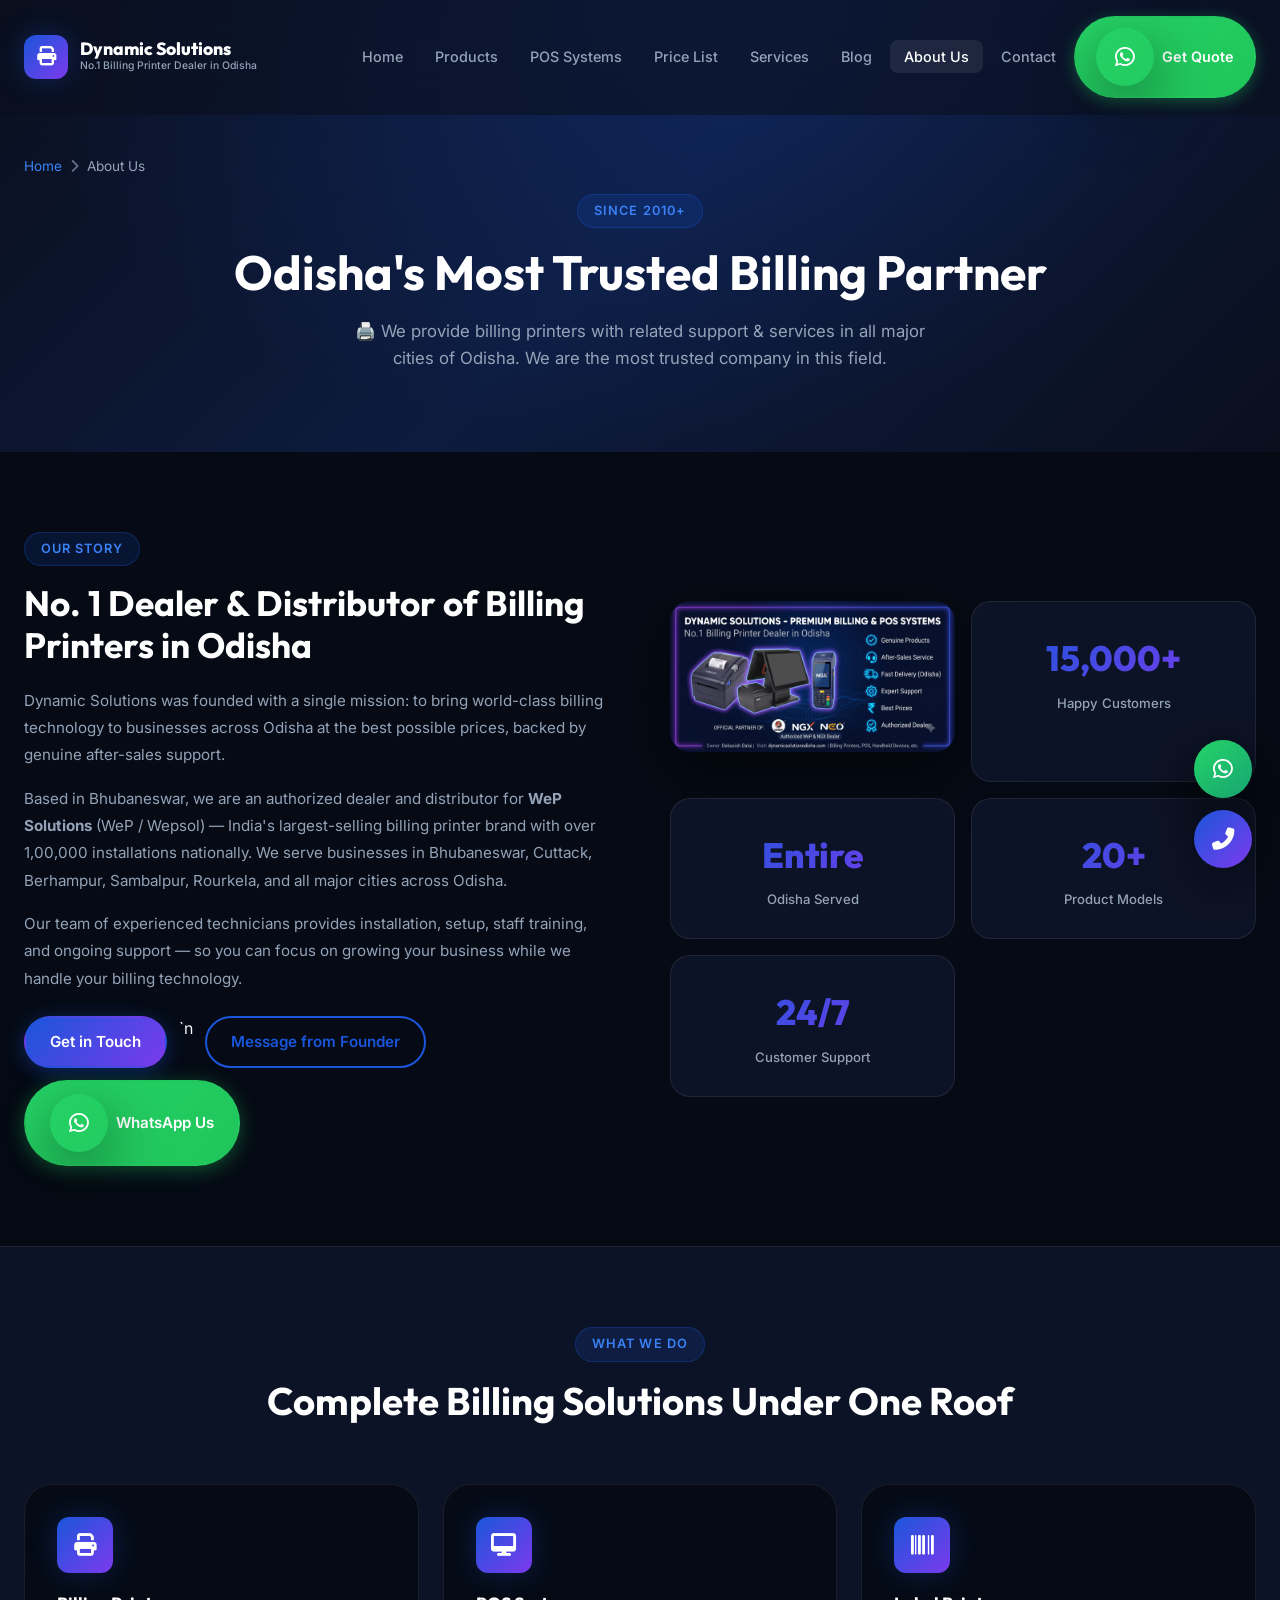
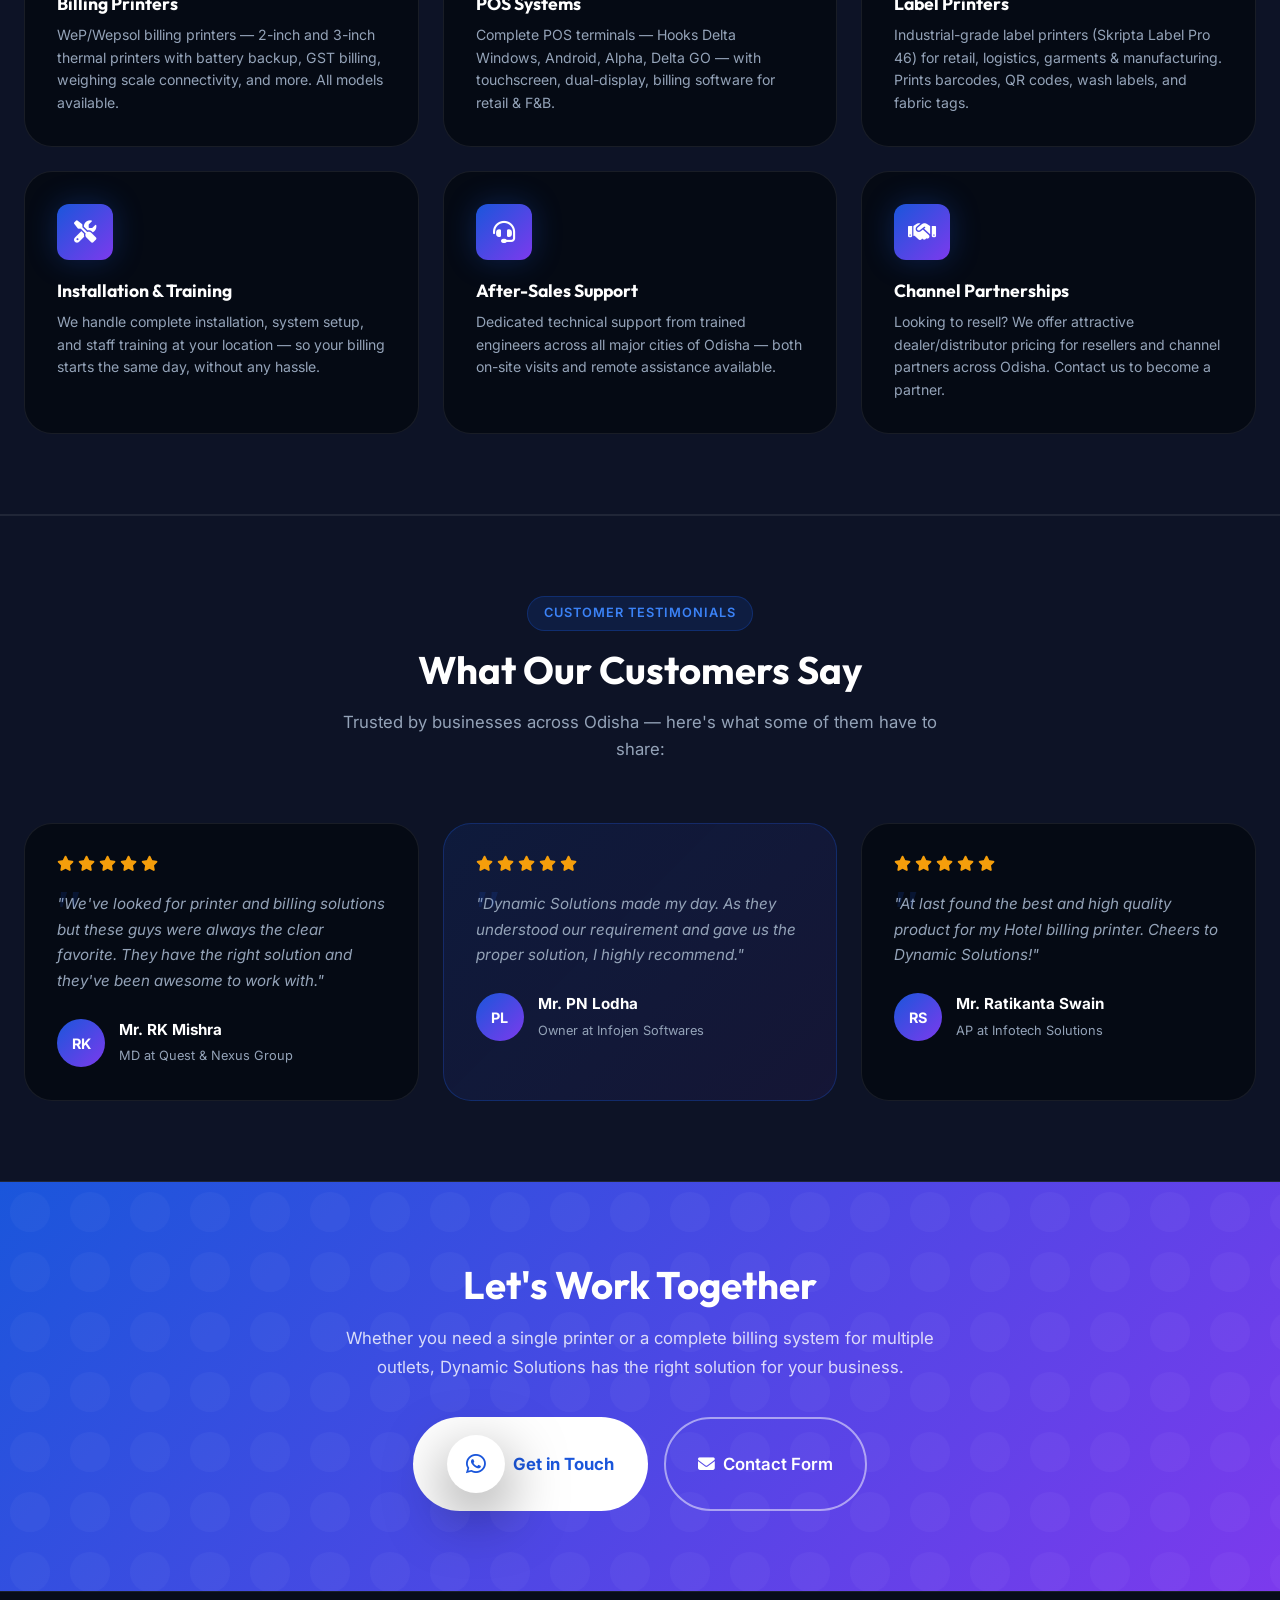
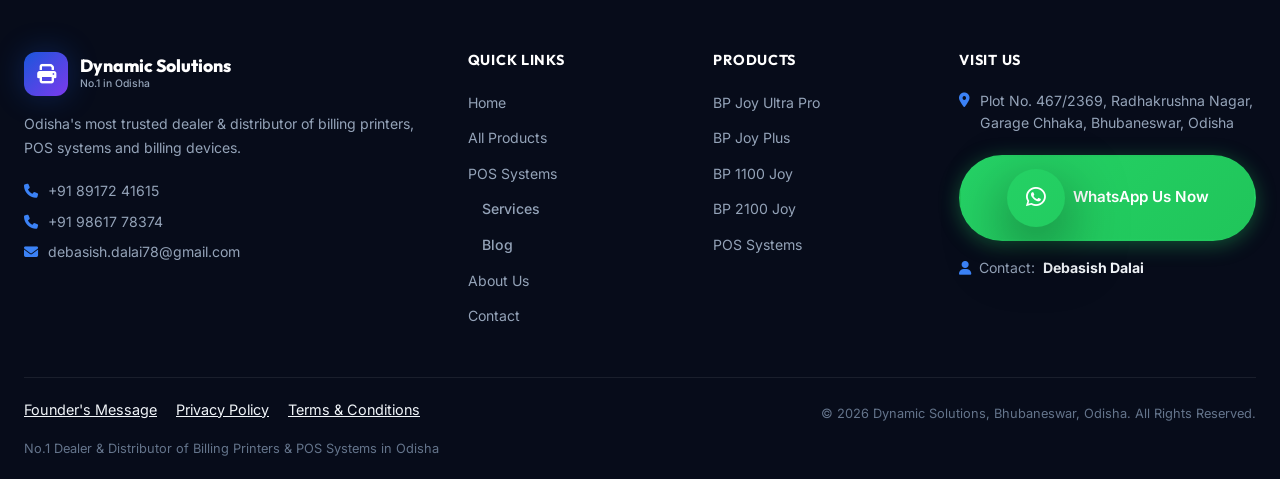
<file: about.html>
﻿<!DOCTYPE html>
<html lang="en">

<head>
  <meta charset="UTF-8" />
  <meta name="viewport" content="width=device-width, initial-scale=1.0" />

  <!-- Primary Meta Tags -->
  <title>About Us | Dynamic Solutions – Leading POS & Printer Dealer in Odisha</title>
  <meta name="title" content="About Us | Dynamic Solutions – Leading POS & Printer Dealer in Odisha" />
  <meta name="description" content="Learn about Dynamic Solutions, the authorized dealer for WeP billing printers and POS hardware in Bhubaneswar. Discover our story, mission, and why businesses trust us for their billing needs." />

  <!-- Open Graph / Facebook -->
  <meta property="og:type" content="website" />
  <meta property="og:url" content="https://dynamicsolutionodisha.com/about.html" />
  <meta property="og:title" content="About Us | Dynamic Solutions – Leading POS & Printer Dealer in Odisha" />
  <meta property="og:description" content="Learn about Dynamic Solutions, the authorized dealer for WeP billing printers and POS hardware in Bhubaneswar. Discover our story, mission, and why businesses trust us for their billing needs." />
  <meta property="og:image" content="https://dynamicsolutionodisha.com/assets/images/about-showcase.webp" />

  <!-- X (Twitter) -->
  <meta property="twitter:card" content="summary_large_image" />
  <meta property="twitter:url" content="https://dynamicsolutionodisha.com/about.html" />
  <meta property="twitter:title" content="About Us | Dynamic Solutions – Leading POS & Printer Dealer in Odisha" />
  <meta property="twitter:description" content="Learn about Dynamic Solutions, the authorized dealer for WeP billing printers and POS hardware in Bhubaneswar. Discover our story, mission, and why businesses trust us for their billing needs." />
  <meta property="twitter:image" content="https://dynamicsolutionodisha.com/assets/images/about-showcase.webp" />



  <meta name="keywords"
    content="Dynamic Solutions Bhubaneswar, billing printer dealer Odisha, WeP dealer Odisha, Debasish Dalai Dynamic Solutions, billing solution Odisha" />
  <link rel="canonical" href="https://dynamicsolutionodisha.com/about.html" />
  <link rel="preconnect" href="https://fonts.googleapis.com" />
  <link rel="preconnect" href="https://fonts.gstatic.com" crossorigin />
  <link
    href="https://fonts.googleapis.com/css2?family=Inter:wght@300;400;500;600;700;800;900&family=Outfit:wght@400;600;700;800&display=swap"
    rel="stylesheet" />
  <link rel="stylesheet" href="https://cdnjs.cloudflare.com/ajax/libs/font-awesome/6.5.0/css/all.min.css" />
  <link rel="stylesheet" href="css/style.css" />
  <link rel="icon" href="assets/favicon.png" type="image/png" />

  <!-- Google Analytics -->
  <script async src="https://www.googletagmanager.com/gtag/js?id=G-PHNLY70PSQ"></script>
  <script>
    window.dataLayer = window.dataLayer || [];
    function gtag(){dataLayer.push(arguments);}
    gtag('js', new Date());
    gtag('config', 'G-PHNLY70PSQ');
  </script>
</head>

<body>

  <div class="fab-container">
    <a href="https://wa.me/918917241615?text=Hello%20Dynamic%20Solutions!" class="fab fab-whatsapp" target="_blank"
      rel="noopener" aria-label="WhatsApp"><i class="fab fa-whatsapp"></i><span class="fab-tooltip">WhatsApp
        Us</span></a>
    <a href="tel:+918917241615" class="fab fab-call" aria-label="Call"><i class="fas fa-phone-alt"></i><span
        class="fab-tooltip">Call Now</span></a>
  </div>

  <header class="header" id="mainHeader">
    <div class="container">
      <nav class="nav">
        <a href="index.html" class="logo">
          <div class="logo-icon"><i class="fas fa-print"></i></div>
          <div class="logo-text"><span class="logo-name">Dynamic Solutions</span><span class="logo-tagline">No.1 Billing
              Printer Dealer in Odisha</span></div>
        </a>
        <ul class="nav-links" id="navLinks">
          <li><a href="index.html" class="nav-link">Home</a></li>
          <li><a href="products.html" class="nav-link">Products</a></li>
          <li><a href="pos.html" class="nav-link">POS Systems</a></li>
          <li><a href="pricelist.html" class="nav-link">Price List</a></li>
          <li><a href="services.html" class="nav-link">Services</a></li>
          <li><a href="blog.html" class="nav-link">Blog</a></li>
          <li><a href="about.html" class="nav-link active">About Us</a></li>
          <li><a href="contact.html" class="nav-link">Contact</a></li>
          <li><a href="https://wa.me/918917241615" class="btn btn-primary nav-cta" target="_blank" rel="noopener"><i
                class="fab fa-whatsapp"></i> Get Quote</a></li>
        </ul>
        <button class="hamburger" id="hamburger"
          aria-label="Toggle menu"><span></span><span></span><span></span></button>
      </nav>
    </div>
  </header>

  <!-- Page Hero -->
  <section class="page-hero">
    <div class="container">
      <div class="breadcrumb"><a href="index.html">Home</a><span class="sep"><i
            class="fas fa-chevron-right"></i></span><span>About Us</span></div>
      <span class="section-tag">Since 2010+</span>
      <h1>Odisha's Most Trusted Billing Partner</h1>
      <p>🖨️ We provide billing printers with related support & services in all major cities of Odisha. We are the most
        trusted company in this field.</p>
    </div>
  </section>

  <!-- About Story -->
  <section class="section">
    <div class="container">
      <div class="about-story">
        <div class="about-story-text">
          <span class="section-tag">Our Story</span>
          <h2>No. 1 Dealer & Distributor of Billing Printers in Odisha</h2>
          <p>Dynamic Solutions was founded with a single mission: to bring world-class billing technology to businesses
            across Odisha at the best possible prices, backed by genuine after-sales support.</p>
          <p>Based in Bhubaneswar, we are an authorized dealer and distributor for <strong>WeP Solutions</strong> (WeP /
            Wepsol) — India's largest-selling billing printer brand with over 1,00,000 installations nationally. We
            serve businesses in Bhubaneswar, Cuttack, Berhampur, Sambalpur, Rourkela, and all major cities across
            Odisha.</p>
          <p>Our team of experienced technicians provides installation, setup, staff training, and ongoing support — so
            you can focus on growing your business while we handle your billing technology.</p>
          <div style="display: flex; gap: 12px; flex-wrap: wrap; margin-top: 24px;">
            <a href="contact.html" class="btn btn-primary" id="aboutCtaContact">Get in Touch</a>`n            <a href="founder.html" class="btn btn-outline" style="border-color: var(--primary); color: var(--primary);">Message from Founder</a>
            <a href="https://wa.me/918917241615?text=Hello!%20I%20want%20to%20know%20more%20about%20Dynamic%20Solutions."
              class="btn btn-whatsapp" target="_blank" rel="noopener" id="aboutCtaWhatsapp"><i
                class="fab fa-whatsapp"></i> WhatsApp Us</a>
          </div>
        </div>
        <div class="about-visual">
          <img src="assets/images/about-showcase.webp" alt="Dynamic Solutions Showcase"
            style="width: 100%; border-radius: var(--radius-lg); box-shadow: var(--shadow-lg); margin-bottom: 30px; object-fit: cover; max-height: 400px;">
          <div class="about-stat-box reveal">
            <span class="stat-num gradient-text">15,000+</span>
            <span class="stat-label">Happy Customers</span>
          </div>
          <div class="about-stat-box reveal reveal-delay-1">
            <span class="stat-num gradient-text">Entire</span>
            <span class="stat-label">Odisha Served</span>
          </div>
          <div class="about-stat-box reveal reveal-delay-2">
            <span class="stat-num gradient-text">20+</span>
            <span class="stat-label">Product Models</span>
          </div>
          <div class="about-stat-box reveal reveal-delay-3">
            <span class="stat-num gradient-text">24/7</span>
            <span class="stat-label">Customer Support</span>
          </div>
        </div>
      </div>
    </div>
  </section>

  <!-- What We Offer -->
  <section class="section why-us">
    <div class="container">
      <div class="section-header">
        <span class="section-tag">What We Do</span>
        <h2 class="section-title">Complete Billing Solutions Under One Roof</h2>
      </div>
      <div class="why-grid">
        <div class="why-card">
          <div class="why-icon"><i class="fas fa-print"></i></div>
          <h3>Billing Printers</h3>
          <p>WeP/Wepsol billing printers — 2-inch and 3-inch thermal printers with battery backup, GST billing, weighing
            scale connectivity, and more. All models available.</p>
        </div>
        <div class="why-card">
          <div class="why-icon"><i class="fas fa-desktop"></i></div>
          <h3>POS Systems</h3>
          <p>Complete POS terminals — Hooks Delta Windows, Android, Alpha, Delta GO — with touchscreen, dual-display,
            billing software for retail & F&B.</p>
        </div>
        <div class="why-card">
          <div class="why-icon"><i class="fas fa-barcode"></i></div>
          <h3>Label Printers</h3>
          <p>Industrial-grade label printers (Skripta Label Pro 46) for retail, logistics, garments & manufacturing.
            Prints barcodes, QR codes, wash labels, and fabric tags.</p>
        </div>
        <div class="why-card">
          <div class="why-icon"><i class="fas fa-tools"></i></div>
          <h3>Installation & Training</h3>
          <p>We handle complete installation, system setup, and staff training at your location — so your billing starts
            the same day, without any hassle.</p>
        </div>
        <div class="why-card">
          <div class="why-icon"><i class="fas fa-headset"></i></div>
          <h3>After-Sales Support</h3>
          <p>Dedicated technical support from trained engineers across all major cities of Odisha — both on-site visits
            and remote assistance available.</p>
        </div>
        <div class="why-card">
          <div class="why-icon"><i class="fas fa-handshake"></i></div>
          <h3>Channel Partnerships</h3>
          <p>Looking to resell? We offer attractive dealer/distributor pricing for resellers and channel partners across
            Odisha. Contact us to become a partner.</p>
        </div>
      </div>
    </div>
  </section>

  <!-- Testimonials -->
  <section class="section testimonials">
    <div class="container">
      <div class="section-header">
        <span class="section-tag">Customer Testimonials</span>
        <h2 class="section-title">What Our Customers Say</h2>
        <p class="section-subtitle">Trusted by businesses across Odisha — here's what some of them have to share:</p>
      </div>
      <div class="testimonials-grid">
        <div class="testimonial-card">
          <div class="testimonial-stars"><i class="fas fa-star"></i><i class="fas fa-star"></i><i
              class="fas fa-star"></i><i class="fas fa-star"></i><i class="fas fa-star"></i></div>
          <blockquote>"We've looked for printer and billing solutions but these guys were always the clear favorite.
            They have the right solution and they've been awesome to work with."</blockquote>
          <div class="testimonial-author">
            <div class="author-avatar">RK</div>
            <div class="author-info"><strong>Mr. RK Mishra</strong><span>MD at Quest & Nexus Group</span></div>
          </div>
        </div>
        <div class="testimonial-card featured-testimonial">
          <div class="testimonial-stars"><i class="fas fa-star"></i><i class="fas fa-star"></i><i
              class="fas fa-star"></i><i class="fas fa-star"></i><i class="fas fa-star"></i></div>
          <blockquote>"Dynamic Solutions made my day. As they understood our requirement and gave us the proper
            solution, I highly recommend."</blockquote>
          <div class="testimonial-author">
            <div class="author-avatar">PL</div>
            <div class="author-info"><strong>Mr. PN Lodha</strong><span>Owner at Infojen Softwares</span></div>
          </div>
        </div>
        <div class="testimonial-card">
          <div class="testimonial-stars"><i class="fas fa-star"></i><i class="fas fa-star"></i><i
              class="fas fa-star"></i><i class="fas fa-star"></i><i class="fas fa-star"></i></div>
          <blockquote>"At last found the best and high quality product for my Hotel billing printer. Cheers to Dynamic
            Solutions!"</blockquote>
          <div class="testimonial-author">
            <div class="author-avatar">RS</div>
            <div class="author-info"><strong>Mr. Ratikanta Swain</strong><span>AP at Infotech Solutions</span></div>
          </div>
        </div>
      </div>
    </div>
  </section>

  <!-- CTA -->
  <section class="cta-banner">
    <div class="container">
      <div class="cta-content">
        <h2>Let's Work Together</h2>
        <p>Whether you need a single printer or a complete billing system for multiple outlets, Dynamic Solutions has
          the right solution for your business.</p>
        <div class="cta-actions">
          <a href="https://wa.me/918917241615?text=Hello!%20I%20want%20to%20work%20with%20Dynamic%20Solutions%20for%20my%20billing%20system."
            class="btn btn-white btn-lg" target="_blank" rel="noopener" id="aboutCtaBannerWa"><i
              class="fab fa-whatsapp"></i> Get in Touch</a>
          <a href="contact.html" class="btn btn-outline-white btn-lg" id="aboutCtaBannerContact"><i
              class="fas fa-envelope"></i> Contact Form</a>
        </div>
      </div>
    </div>
  </section>

  <!-- Footer -->
  <footer class="footer" id="mainFooter">
    <div class="container">
      <div class="footer-grid">
        <div class="footer-brand">
          <a href="index.html" class="logo">
            <div class="logo-icon"><i class="fas fa-print"></i></div>
            <div class="logo-text"><span class="logo-name">Dynamic Solutions</span><span class="logo-tagline">No.1 in
                Odisha</span></div>
          </a>
          <p>Odisha's most trusted dealer & distributor of billing printers, POS systems and billing devices.</p>
          <div class="footer-contact-quick">
            <a href="tel:+918917241615"><i class="fas fa-phone"></i> +91 89172 41615</a>
            <a href="tel:+919861778374"><i class="fas fa-phone"></i> +91 98617 78374</a>
            <a href="mailto:debasish.dalai78@gmail.com"><i class="fas fa-envelope"></i> debasish.dalai78@gmail.com</a>
          </div>
        </div>
        <div class="footer-links">
          <h4>Quick Links</h4>
          <ul>
            <li><a href="index.html">Home</a></li>
            <li><a href="products.html">All Products</a></li>
            <li><a href="pos.html">POS Systems</a></li>
            <li><a href="services.html" class="nav-link">Services</a></li>
            <li><a href="blog.html" class="nav-link">Blog</a></li>
            <li><a href="about.html">About Us</a></li>
            <li><a href="contact.html">Contact</a></li>
          </ul>
        </div>
        <div class="footer-links">
          <h4>Products</h4>
          <ul>
            <li><a href="products.html#joy-ultra-pro">BP Joy Ultra Pro</a></li>
            <li><a href="products.html#joy-plus">BP Joy Plus</a></li>
            <li><a href="products.html#bp-1100">BP 1100 Joy</a></li>
            <li><a href="products.html#bp-2100">BP 2100 Joy</a></li>
            <li><a href="pos.html">POS Systems</a></li>
          </ul>
        </div>
        <div class="footer-contact">
          <h4>Visit Us</h4>
          <address>
            <p><i class="fas fa-map-marker-alt"></i>Plot No. 467/2369, Radhakrushna Nagar, Garage Chhaka, Bhubaneswar,
              Odisha</p>
          </address>
          <div class="footer-whatsapp"><a href="https://wa.me/918917241615" class="btn btn-whatsapp" target="_blank"
              rel="noopener"><i class="fab fa-whatsapp"></i> WhatsApp Us Now</a></div>
          <p class="contact-person"><i class="fas fa-user"></i> Contact: <strong>Debasish Dalai</strong></p>
        </div>
      </div>
      <div class="footer-bottom">
        <div style="margin-bottom: 10px; font-size: 0.9rem;">
          <a href="founder.html" style="color: inherit; text-decoration: underline; margin-right: 15px;">Founder's Message</a>
          <a href="privacy.html" style="color: inherit; text-decoration: underline; margin-right: 15px;">Privacy Policy</a>
          <a href="terms.html" style="color: inherit; text-decoration: underline;">Terms & Conditions</a>
        </div>
        <p>© 2026 Dynamic Solutions, Bhubaneswar, Odisha. All Rights Reserved.</p>
        <p>No.1 Dealer & Distributor of Billing Printers & POS Systems in Odisha</p>
      </div>
    </div>
  </footer>


  <!-- Mobile Bottom Navigation Bar -->
  <nav class="mobile-bottom-nav" aria-label="Mobile navigation">
    <a href="index.html" class="mob-nav-item" id="mobNavHome">
      <i class="fas fa-home"></i>
      <span>Home</span>
    </a>
    <a href="products.html" class="mob-nav-item" id="mobNavProducts">
      <i class="fas fa-print"></i>
      <span>Printers</span>
    </a>
    <a href="https://wa.me/918917241615?text=Hello%20Dynamic%20Solutions!%20I%20need%20a%20billing%20printer%20or%20POS%20system."
      class="mob-nav-item mob-nav-wa" target="_blank" rel="noopener" id="mobNavWa">
      <i class="fab fa-whatsapp"></i>
      <span>WhatsApp</span>
    </a>
    <a href="pos.html" class="mob-nav-item" id="mobNavPOS">
      <i class="fas fa-desktop"></i>
      <span>POS</span>
    </a>
    <a href="tel:+918917241615" class="mob-nav-item mob-nav-call" id="mobNavCall">
      <i class="fas fa-phone"></i>
      <span>Call</span>
    </a>
  </nav>
  <script src="js/main.js"></script>
</body>

</html>
</file>
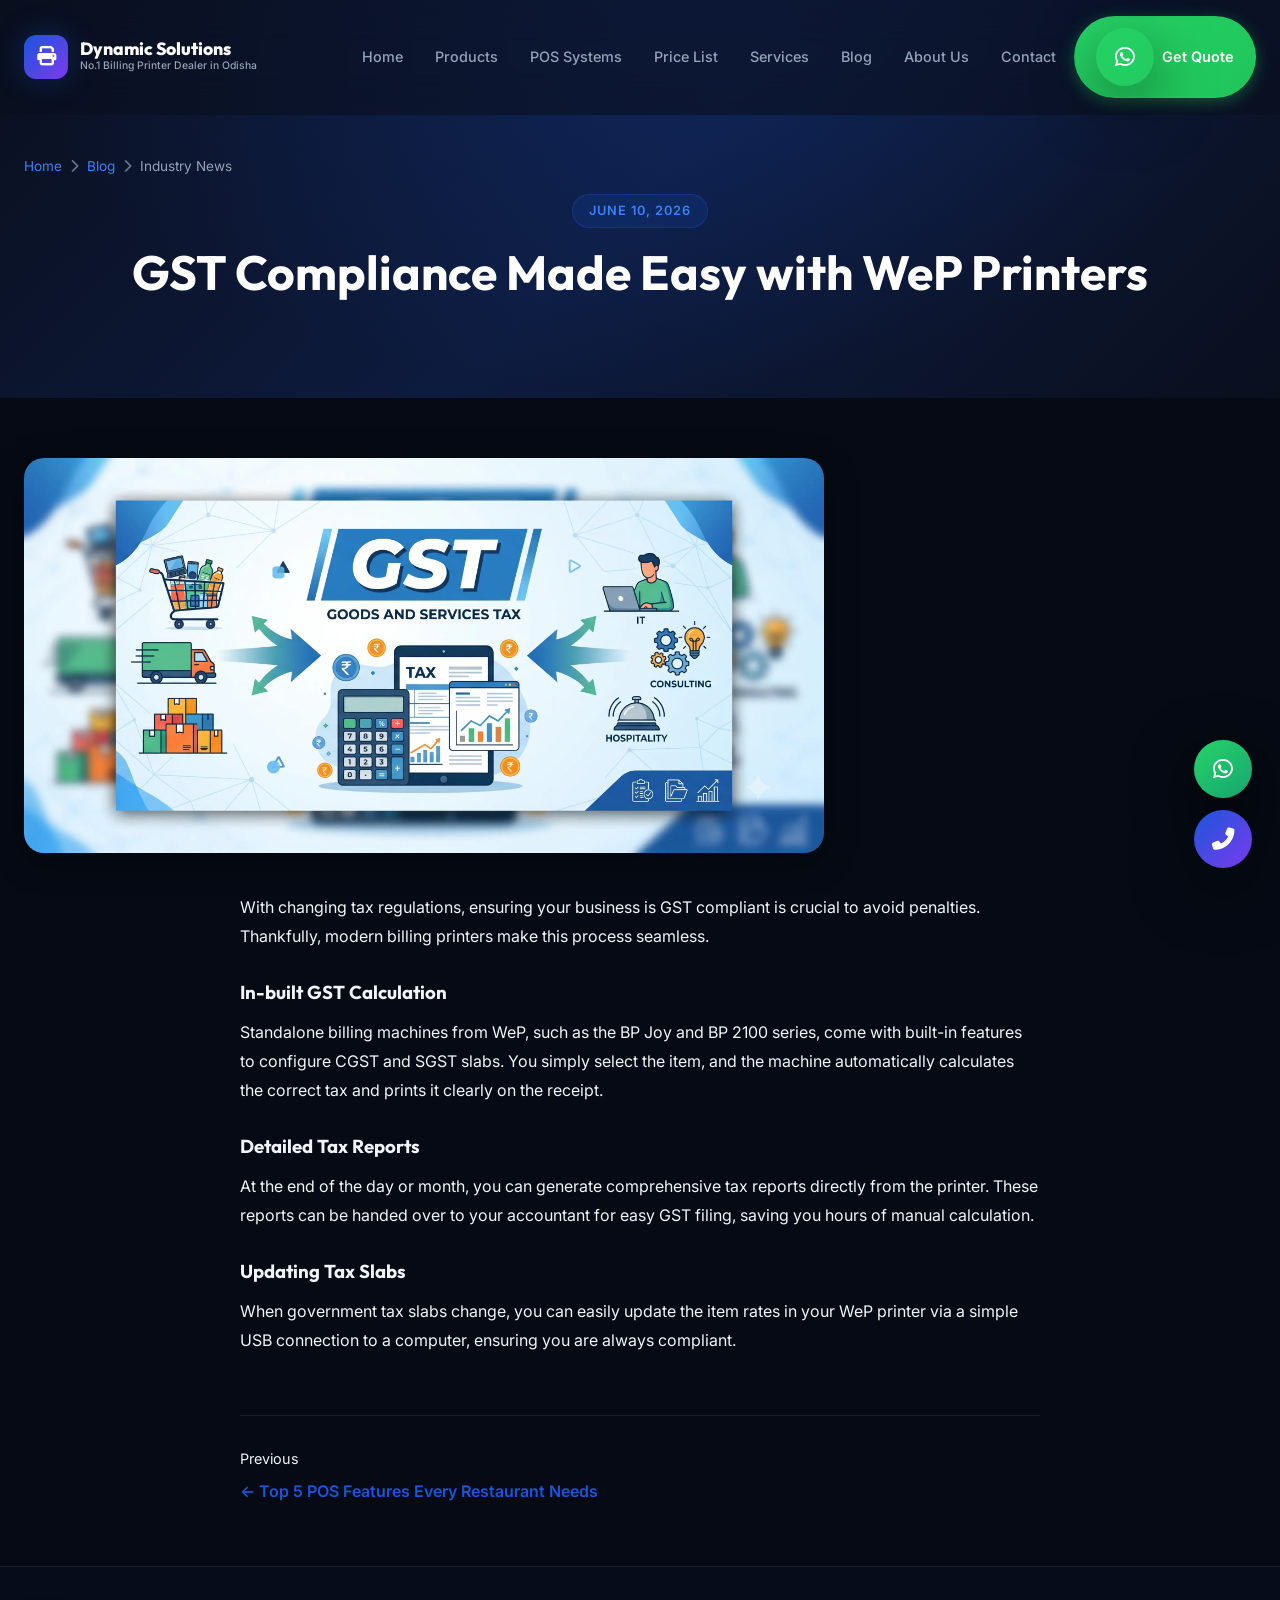
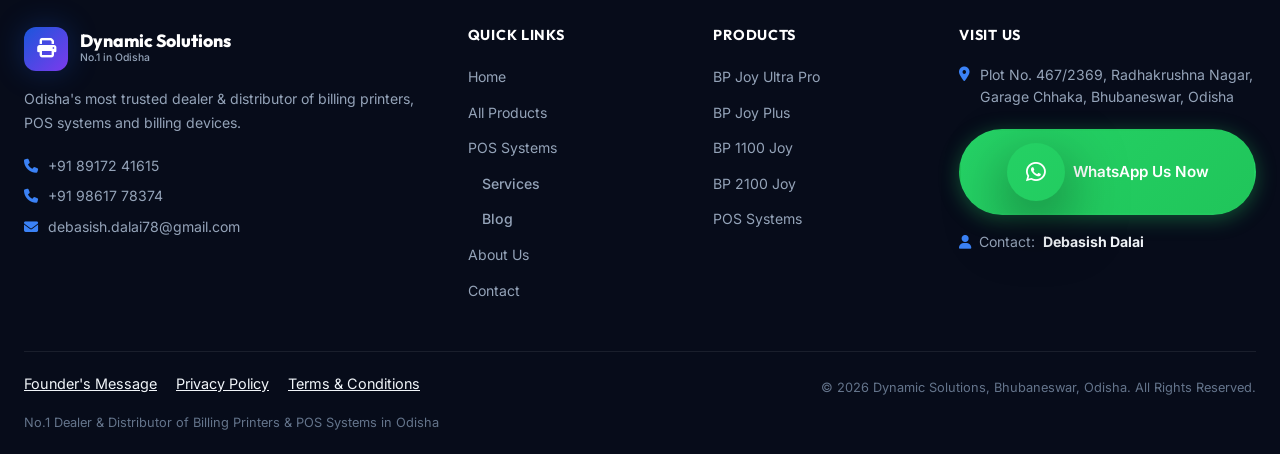
<file: blog-gst-compliance.html>
﻿<!DOCTYPE html>
<html lang="en">

<head>
  <meta charset="UTF-8" />
  <meta name="viewport" content="width=device-width, initial-scale=1.0" />

  <!-- Primary Meta Tags -->
  <title>A Retailer's Guide to GST Compliant Billing | Dynamic Solutions Blog</title>
  <meta name="title" content="A Retailer's Guide to GST Compliant Billing | Dynamic Solutions Blog" />
  <meta name="description" content="Learn how using the right GST-compliant billing printer saves you from legal trouble and simplifies accounting. Essential reading for Odisha retailers." />

  <!-- Open Graph / Facebook -->
  <meta property="og:type" content="website" />
  <meta property="og:url" content="https://dynamicsolutionodisha.com/blog-gst-compliance.html" />
  <meta property="og:title" content="A Retailer's Guide to GST Compliant Billing | Dynamic Solutions Blog" />
  <meta property="og:description" content="Learn how using the right GST-compliant billing printer saves you from legal trouble and simplifies accounting. Essential reading for Odisha retailers." />
  <meta property="og:image" content="https://dynamicsolutionodisha.com/assets/images/blog-gst.webp" />

  <!-- X (Twitter) -->
  <meta property="twitter:card" content="summary_large_image" />
  <meta property="twitter:url" content="https://dynamicsolutionodisha.com/blog-gst-compliance.html" />
  <meta property="twitter:title" content="A Retailer's Guide to GST Compliant Billing | Dynamic Solutions Blog" />
  <meta property="twitter:description" content="Learn how using the right GST-compliant billing printer saves you from legal trouble and simplifies accounting. Essential reading for Odisha retailers." />
  <meta property="twitter:image" content="https://dynamicsolutionodisha.com/assets/images/blog-gst.webp" />



  <meta name="keywords"
    content="Dynamic Solutions Bhubaneswar, billing printer dealer Odisha, WeP dealer Odisha, Debasish Dalai Dynamic Solutions, billing solution Odisha" />
  <link rel="canonical" href="https://dynamicsolutionodisha.com/about.html" />
  <link rel="preconnect" href="https://fonts.googleapis.com" />
  <link rel="preconnect" href="https://fonts.gstatic.com" crossorigin />
  <link
    href="https://fonts.googleapis.com/css2?family=Inter:wght@300;400;500;600;700;800;900&family=Outfit:wght@400;600;700;800&display=swap"
    rel="stylesheet" />
  <link rel="stylesheet" href="https://cdnjs.cloudflare.com/ajax/libs/font-awesome/6.5.0/css/all.min.css" />
  <link rel="stylesheet" href="css/style.css" />
  <link rel="icon" href="assets/favicon.png" type="image/png" />

  <!-- Google Analytics -->
  <script async src="https://www.googletagmanager.com/gtag/js?id=G-PHNLY70PSQ"></script>
  <script>
    window.dataLayer = window.dataLayer || [];
    function gtag(){dataLayer.push(arguments);}
    gtag('js', new Date());
    gtag('config', 'G-PHNLY70PSQ');
  </script>
</head>

<body>

  <div class="fab-container">
    <a href="https://wa.me/918917241615?text=Hello%20Dynamic%20Solutions!" class="fab fab-whatsapp" target="_blank"
      rel="noopener" aria-label="WhatsApp"><i class="fab fa-whatsapp"></i><span class="fab-tooltip">WhatsApp
        Us</span></a>
    <a href="tel:+918917241615" class="fab fab-call" aria-label="Call"><i class="fas fa-phone-alt"></i><span
        class="fab-tooltip">Call Now</span></a>
  </div>

  <header class="header" id="mainHeader">
    <div class="container">
      <nav class="nav">
        <a href="index.html" class="logo">
          <div class="logo-icon"><i class="fas fa-print"></i></div>
          <div class="logo-text"><span class="logo-name">Dynamic Solutions</span><span class="logo-tagline">No.1 Billing
              Printer Dealer in Odisha</span></div>
        </a>
        <ul class="nav-links" id="navLinks">
          <li><a href="index.html" class="nav-link">Home</a></li>
          <li><a href="products.html" class="nav-link">Products</a></li>
          <li><a href="pos.html" class="nav-link">POS Systems</a></li>
          <li><a href="pricelist.html" class="nav-link">Price List</a></li>
          <li><a href="services.html" class="nav-link">Services</a></li>
          <li><a href="blog.html" class="nav-link active">Blog</a></li>
          <li><a href="about.html" class="nav-link">About Us</a></li>
          <li><a href="contact.html" class="nav-link">Contact</a></li>
          <li><a href="https://wa.me/918917241615" class="btn btn-primary nav-cta" target="_blank" rel="noopener"><i
                class="fab fa-whatsapp"></i> Get Quote</a></li>
        </ul>
        <button class="hamburger" id="hamburger"
          aria-label="Toggle menu"><span></span><span></span><span></span></button>
      </nav>
    </div>
  </header>

  <!-- Page Hero -->
  <section class="page-hero">
    <div class="container">
      <div class="breadcrumb"><a href="index.html">Home</a><span class="sep"><i
            class="fas fa-chevron-right"></i></span><a href="blog.html">Blog</a><span class="sep"><i
            class="fas fa-chevron-right"></i></span><span>Industry News</span></div>
      <span class="section-tag">June 10, 2026</span>
      <h1>GST Compliance Made Easy with WeP Printers</h1>
    </div>
  </section>

  <section class="section" style="padding: 60px 0;">
    <div class="container" style="text-align: center; margin-bottom: 40px;">
      <img src="assets/images/blog-gst.webp" alt="GST Compliance"
        style="width: 100%; max-width: 800px; height: auto; border-radius: var(--radius-lg); box-shadow: var(--shadow-md);">
    </div>
    <div class="container">
      <div style="max-width: 800px; margin: 0 auto; line-height: 1.8; color: var(--text);">
        <p>With changing tax regulations, ensuring your business is GST compliant is crucial to avoid penalties.
          Thankfully, modern billing printers make this process seamless.</p>

        <h3 style="margin-top: 30px; margin-bottom: 15px; color: var(--text-dark);">In-built GST Calculation</h3>
        <p>Standalone billing machines from WeP, such as the BP Joy and BP 2100 series, come with built-in features to
          configure CGST and SGST slabs. You simply select the item, and the machine automatically calculates the
          correct tax and prints it clearly on the receipt.</p>

        <h3 style="margin-top: 30px; margin-bottom: 15px; color: var(--text-dark);">Detailed Tax Reports</h3>
        <p>At the end of the day or month, you can generate comprehensive tax reports directly from the printer. These
          reports can be handed over to your accountant for easy GST filing, saving you hours of manual calculation.</p>

        <h3 style="margin-top: 30px; margin-bottom: 15px; color: var(--text-dark);">Updating Tax Slabs</h3>
        <p>When government tax slabs change, you can easily update the item rates in your WeP printer via a simple USB
          connection to a computer, ensuring you are always compliant.</p>

        <div
          style="margin-top: 60px; padding-top: 30px; border-top: 1px solid var(--border); display: flex; justify-content: space-between;">
          <div>
            <span
              style="font-size: 0.9rem; color: var(--text-light); display: block; margin-bottom: 5px;">Previous</span>
            <a href="blog-pos-features.html"
              style="color: var(--primary); font-weight: 600; text-decoration: none;">&larr; Top 5 POS Features Every
              Restaurant Needs</a>
          </div>
          <div></div>
        </div>
      </div>
    </div>
  </section>

  <footer class="footer" id="mainFooter">
    <div class="container">
      <div class="footer-grid">
        <div class="footer-brand">
          <a href="index.html" class="logo">
            <div class="logo-icon"><i class="fas fa-print"></i></div>
            <div class="logo-text"><span class="logo-name">Dynamic Solutions</span><span class="logo-tagline">No.1 in
                Odisha</span></div>
          </a>
          <p>Odisha's most trusted dealer & distributor of billing printers, POS systems and billing devices.</p>
          <div class="footer-contact-quick">
            <a href="tel:+918917241615"><i class="fas fa-phone"></i> +91 89172 41615</a>
            <a href="tel:+919861778374"><i class="fas fa-phone"></i> +91 98617 78374</a>
            <a href="mailto:debasish.dalai78@gmail.com"><i class="fas fa-envelope"></i> debasish.dalai78@gmail.com</a>
          </div>
        </div>
        <div class="footer-links">
          <h4>Quick Links</h4>
          <ul>
            <li><a href="index.html">Home</a></li>
            <li><a href="products.html">All Products</a></li>
            <li><a href="pos.html">POS Systems</a></li>
            <li><a href="services.html" class="nav-link">Services</a></li>
            <li><a href="blog.html" class="nav-link">Blog</a></li>
            <li><a href="about.html">About Us</a></li>
            <li><a href="contact.html">Contact</a></li>
          </ul>
        </div>
        <div class="footer-links">
          <h4>Products</h4>
          <ul>
            <li><a href="products.html#joy-ultra-pro">BP Joy Ultra Pro</a></li>
            <li><a href="products.html#joy-plus">BP Joy Plus</a></li>
            <li><a href="products.html#bp-1100">BP 1100 Joy</a></li>
            <li><a href="products.html#bp-2100">BP 2100 Joy</a></li>
            <li><a href="pos.html">POS Systems</a></li>
          </ul>
        </div>
        <div class="footer-contact">
          <h4>Visit Us</h4>
          <address>
            <p><i class="fas fa-map-marker-alt"></i>Plot No. 467/2369, Radhakrushna Nagar, Garage Chhaka, Bhubaneswar,
              Odisha</p>
          </address>
          <div class="footer-whatsapp"><a href="https://wa.me/918917241615" class="btn btn-whatsapp" target="_blank"
              rel="noopener"><i class="fab fa-whatsapp"></i> WhatsApp Us Now</a></div>
          <p class="contact-person"><i class="fas fa-user"></i> Contact: <strong>Debasish Dalai</strong></p>
        </div>
      </div>
      <div class="footer-bottom">
        <div style="margin-bottom: 10px; font-size: 0.9rem;">
          <a href="founder.html" style="color: inherit; text-decoration: underline; margin-right: 15px;">Founder's Message</a>
          <a href="privacy.html" style="color: inherit; text-decoration: underline; margin-right: 15px;">Privacy Policy</a>
          <a href="terms.html" style="color: inherit; text-decoration: underline;">Terms & Conditions</a>
        </div>
        <p>© 2026 Dynamic Solutions, Bhubaneswar, Odisha. All Rights Reserved.</p>
        <p>No.1 Dealer & Distributor of Billing Printers & POS Systems in Odisha</p>
      </div>
    </div>
  </footer>


  <!-- Mobile Bottom Navigation Bar -->
  <nav class="mobile-bottom-nav" aria-label="Mobile navigation">
    <a href="index.html" class="mob-nav-item" id="mobNavHome">
      <i class="fas fa-home"></i>
      <span>Home</span>
    </a>
    <a href="products.html" class="mob-nav-item" id="mobNavProducts">
      <i class="fas fa-print"></i>
      <span>Printers</span>
    </a>
    <a href="https://wa.me/918917241615?text=Hello%20Dynamic%20Solutions!%20I%20need%20a%20billing%20printer%20or%20POS%20system."
      class="mob-nav-item mob-nav-wa" target="_blank" rel="noopener" id="mobNavWa">
      <i class="fab fa-whatsapp"></i>
      <span>WhatsApp</span>
    </a>
    <a href="pos.html" class="mob-nav-item" id="mobNavPOS">
      <i class="fas fa-desktop"></i>
      <span>POS</span>
    </a>
    <a href="tel:+918917241615" class="mob-nav-item mob-nav-call" id="mobNavCall">
      <i class="fas fa-phone"></i>
      <span>Call</span>
    </a>
  </nav>
  <script src="js/main.js"></script>
</body>

</html>
</file>
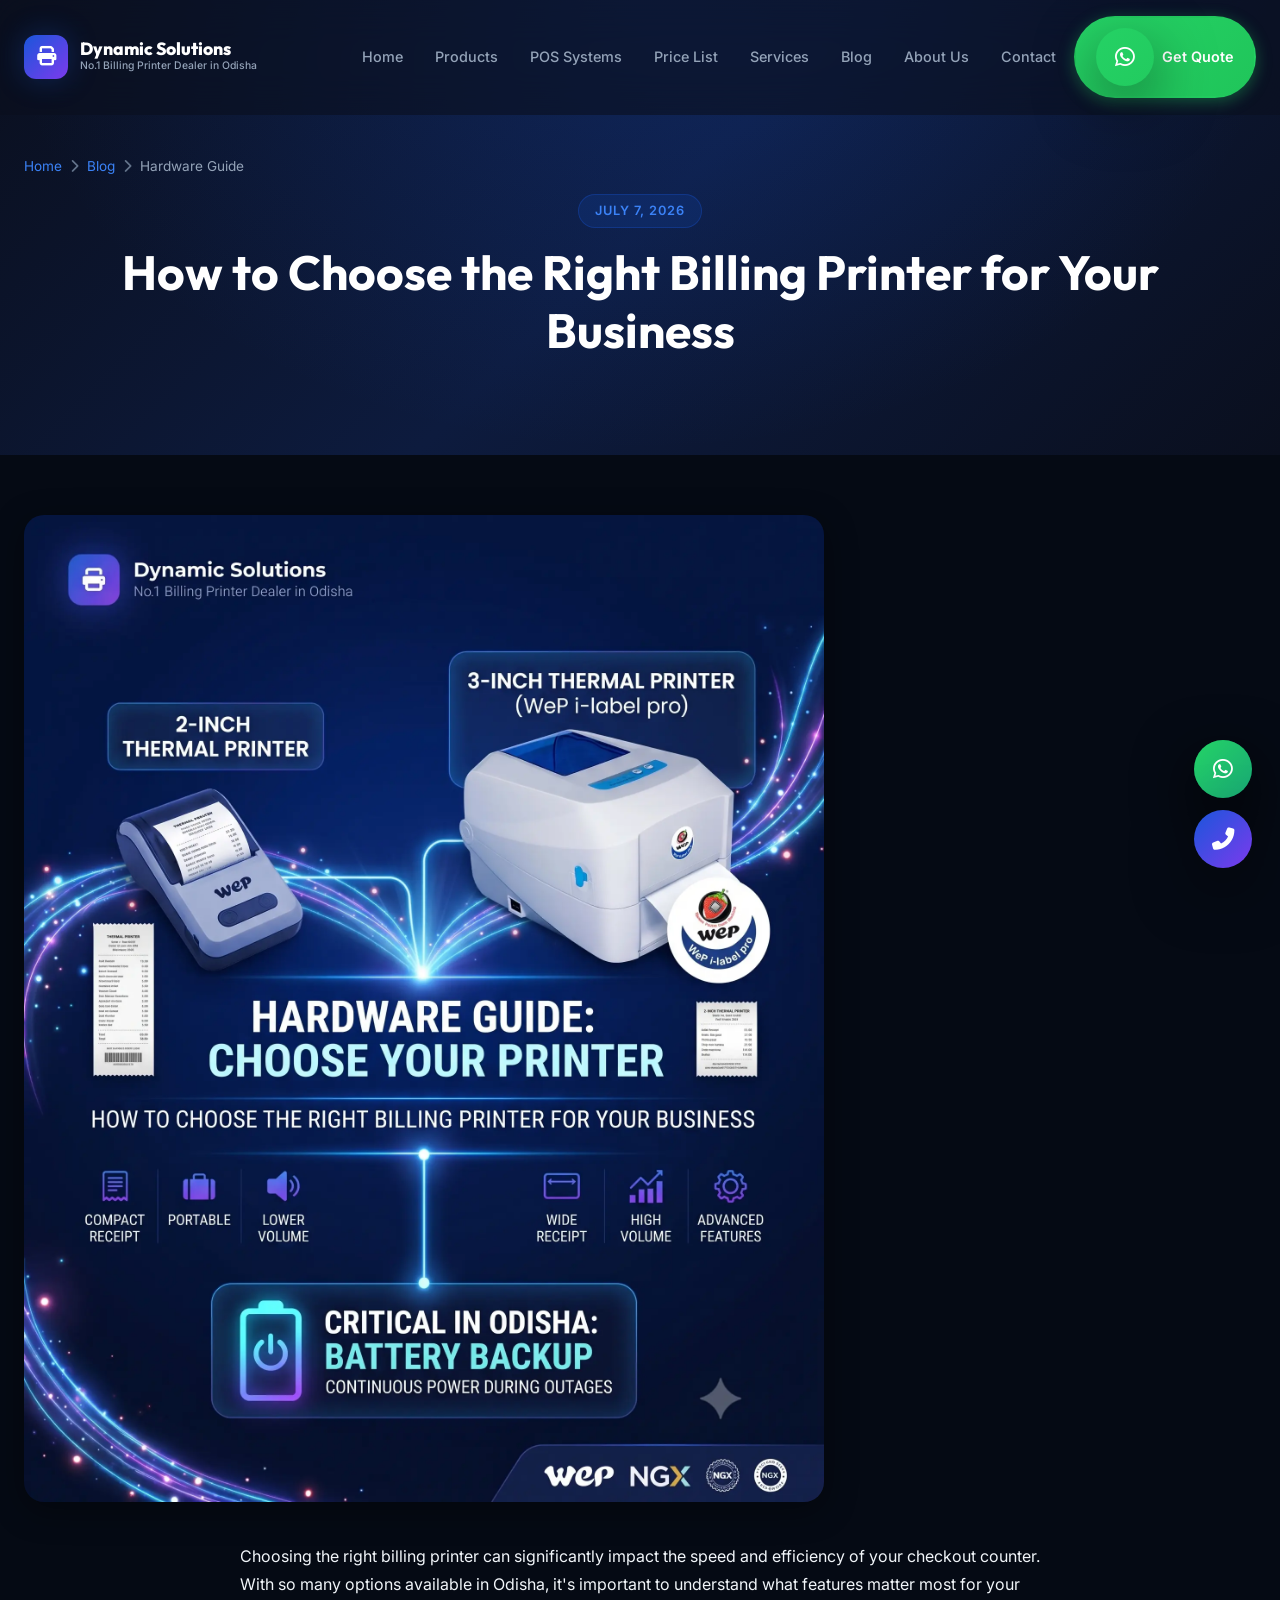
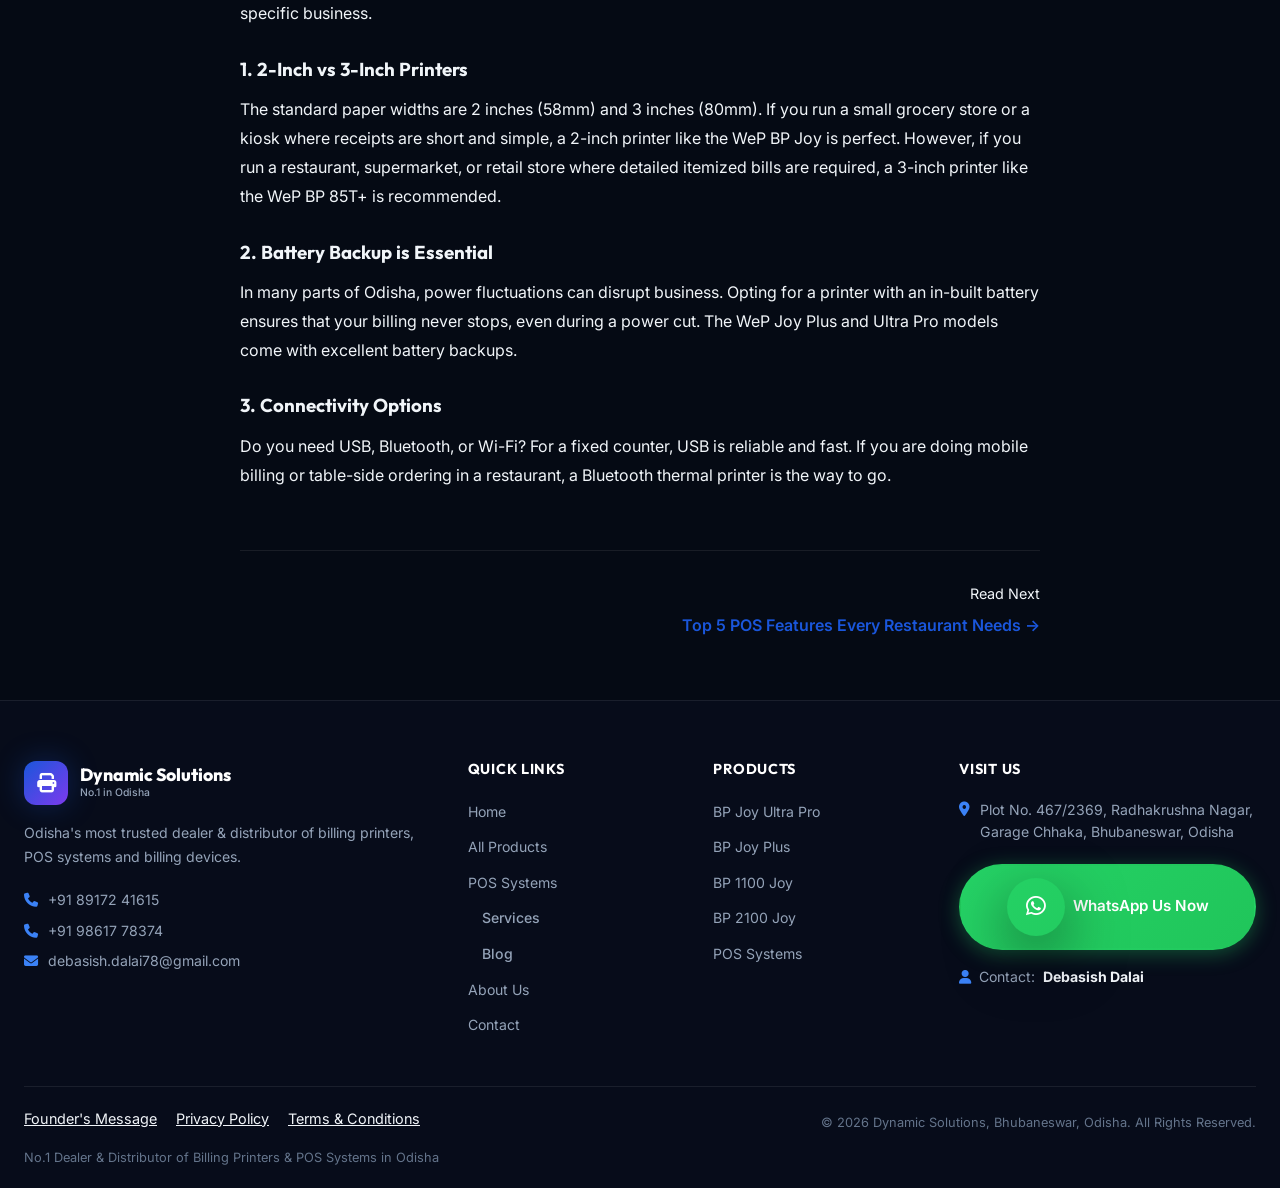
<file: blog-hardware-guide.html>
﻿<!DOCTYPE html>
<html lang="en">

<head>
  <meta charset="UTF-8" />
  <meta name="viewport" content="width=device-width, initial-scale=1.0" />

  <!-- Primary Meta Tags -->
  <title>How to Choose the Right Billing Hardware | Dynamic Solutions</title>
  <meta name="title" content="How to Choose the Right Billing Hardware | Dynamic Solutions" />
  <meta name="description" content="Are you confused about which billing printer or POS system to buy? Our comprehensive hardware guide breaks down everything you need to know." />

  <!-- Open Graph / Facebook -->
  <meta property="og:type" content="website" />
  <meta property="og:url" content="https://dynamicsolutionodisha.com/blog-hardware-guide.html" />
  <meta property="og:title" content="How to Choose the Right Billing Hardware | Dynamic Solutions" />
  <meta property="og:description" content="Are you confused about which billing printer or POS system to buy? Our comprehensive hardware guide breaks down everything you need to know." />
  <meta property="og:image" content="https://dynamicsolutionodisha.com/assets/images/blog-hardware.webp" />

  <!-- X (Twitter) -->
  <meta property="twitter:card" content="summary_large_image" />
  <meta property="twitter:url" content="https://dynamicsolutionodisha.com/blog-hardware-guide.html" />
  <meta property="twitter:title" content="How to Choose the Right Billing Hardware | Dynamic Solutions" />
  <meta property="twitter:description" content="Are you confused about which billing printer or POS system to buy? Our comprehensive hardware guide breaks down everything you need to know." />
  <meta property="twitter:image" content="https://dynamicsolutionodisha.com/assets/images/blog-hardware.webp" />



  <meta name="keywords"
    content="Dynamic Solutions Bhubaneswar, billing printer dealer Odisha, WeP dealer Odisha, Debasish Dalai Dynamic Solutions, billing solution Odisha" />
  <link rel="canonical" href="https://dynamicsolutionodisha.com/about.html" />
  <link rel="preconnect" href="https://fonts.googleapis.com" />
  <link rel="preconnect" href="https://fonts.gstatic.com" crossorigin />
  <link
    href="https://fonts.googleapis.com/css2?family=Inter:wght@300;400;500;600;700;800;900&family=Outfit:wght@400;600;700;800&display=swap"
    rel="stylesheet" />
  <link rel="stylesheet" href="https://cdnjs.cloudflare.com/ajax/libs/font-awesome/6.5.0/css/all.min.css" />
  <link rel="stylesheet" href="css/style.css" />
  <link rel="icon" href="assets/favicon.png" type="image/png" />

  <!-- Google Analytics -->
  <script async src="https://www.googletagmanager.com/gtag/js?id=G-PHNLY70PSQ"></script>
  <script>
    window.dataLayer = window.dataLayer || [];
    function gtag(){dataLayer.push(arguments);}
    gtag('js', new Date());
    gtag('config', 'G-PHNLY70PSQ');
  </script>
</head>

<body>

  <div class="fab-container">
    <a href="https://wa.me/918917241615?text=Hello%20Dynamic%20Solutions!" class="fab fab-whatsapp" target="_blank"
      rel="noopener" aria-label="WhatsApp"><i class="fab fa-whatsapp"></i><span class="fab-tooltip">WhatsApp
        Us</span></a>
    <a href="tel:+918917241615" class="fab fab-call" aria-label="Call"><i class="fas fa-phone-alt"></i><span
        class="fab-tooltip">Call Now</span></a>
  </div>

  <header class="header" id="mainHeader">
    <div class="container">
      <nav class="nav">
        <a href="index.html" class="logo">
          <div class="logo-icon"><i class="fas fa-print"></i></div>
          <div class="logo-text"><span class="logo-name">Dynamic Solutions</span><span class="logo-tagline">No.1 Billing
              Printer Dealer in Odisha</span></div>
        </a>
        <ul class="nav-links" id="navLinks">
          <li><a href="index.html" class="nav-link">Home</a></li>
          <li><a href="products.html" class="nav-link">Products</a></li>
          <li><a href="pos.html" class="nav-link">POS Systems</a></li>
          <li><a href="pricelist.html" class="nav-link">Price List</a></li>
          <li><a href="services.html" class="nav-link">Services</a></li>
          <li><a href="blog.html" class="nav-link active">Blog</a></li>
          <li><a href="about.html" class="nav-link">About Us</a></li>
          <li><a href="contact.html" class="nav-link">Contact</a></li>
          <li><a href="https://wa.me/918917241615" class="btn btn-primary nav-cta" target="_blank" rel="noopener"><i
                class="fab fa-whatsapp"></i> Get Quote</a></li>
        </ul>
        <button class="hamburger" id="hamburger"
          aria-label="Toggle menu"><span></span><span></span><span></span></button>
      </nav>
    </div>
  </header>

  <!-- Page Hero -->
  <section class="page-hero">
    <div class="container">
      <div class="breadcrumb"><a href="index.html">Home</a><span class="sep"><i
            class="fas fa-chevron-right"></i></span><a href="blog.html">Blog</a><span class="sep"><i
            class="fas fa-chevron-right"></i></span><span>Hardware Guide</span></div>
      <span class="section-tag">July 7, 2026</span>
      <h1>How to Choose the Right Billing Printer for Your Business</h1>
    </div>
  </section>

  <section class="section" style="padding: 60px 0;">
    <div class="container" style="text-align: center; margin-bottom: 40px;">
      <img src="assets/images/blog-hardware.webp" alt="Hardware Guide"
        style="width: 100%; max-width: 800px; height: auto; border-radius: var(--radius-lg); box-shadow: var(--shadow-md);">
    </div>
    <div class="container">
      <div style="max-width: 800px; margin: 0 auto; line-height: 1.8; color: var(--text);">
        <p>Choosing the right billing printer can significantly impact the speed and efficiency of your checkout
          counter. With so many options available in Odisha, it's important to understand what features matter most for
          your specific business.</p>

        <h3 style="margin-top: 30px; margin-bottom: 15px; color: var(--text-dark);">1. 2-Inch vs 3-Inch Printers</h3>
        <p>The standard paper widths are 2 inches (58mm) and 3 inches (80mm). If you run a small grocery store or a
          kiosk where receipts are short and simple, a 2-inch printer like the WeP BP Joy is perfect. However, if you
          run a restaurant, supermarket, or retail store where detailed itemized bills are required, a 3-inch printer
          like the WeP BP 85T+ is recommended.</p>

        <h3 style="margin-top: 30px; margin-bottom: 15px; color: var(--text-dark);">2. Battery Backup is Essential</h3>
        <p>In many parts of Odisha, power fluctuations can disrupt business. Opting for a printer with an in-built
          battery ensures that your billing never stops, even during a power cut. The WeP Joy Plus and Ultra Pro models
          come with excellent battery backups.</p>

        <h3 style="margin-top: 30px; margin-bottom: 15px; color: var(--text-dark);">3. Connectivity Options</h3>
        <p>Do you need USB, Bluetooth, or Wi-Fi? For a fixed counter, USB is reliable and fast. If you are doing mobile
          billing or table-side ordering in a restaurant, a Bluetooth thermal printer is the way to go.</p>

        <div
          style="margin-top: 60px; padding-top: 30px; border-top: 1px solid var(--border); display: flex; justify-content: space-between;">
          <div></div>
          <div style="text-align: right;">
            <span style="font-size: 0.9rem; color: var(--text-light); display: block; margin-bottom: 5px;">Read
              Next</span>
            <a href="blog-pos-features.html" style="color: var(--primary); font-weight: 600; text-decoration: none;">Top
              5 POS Features Every Restaurant Needs &rarr;</a>
          </div>
        </div>
      </div>
    </div>
  </section>

  <footer class="footer" id="mainFooter">
    <div class="container">
      <div class="footer-grid">
        <div class="footer-brand">
          <a href="index.html" class="logo">
            <div class="logo-icon"><i class="fas fa-print"></i></div>
            <div class="logo-text"><span class="logo-name">Dynamic Solutions</span><span class="logo-tagline">No.1 in
                Odisha</span></div>
          </a>
          <p>Odisha's most trusted dealer & distributor of billing printers, POS systems and billing devices.</p>
          <div class="footer-contact-quick">
            <a href="tel:+918917241615"><i class="fas fa-phone"></i> +91 89172 41615</a>
            <a href="tel:+919861778374"><i class="fas fa-phone"></i> +91 98617 78374</a>
            <a href="mailto:debasish.dalai78@gmail.com"><i class="fas fa-envelope"></i> debasish.dalai78@gmail.com</a>
          </div>
        </div>
        <div class="footer-links">
          <h4>Quick Links</h4>
          <ul>
            <li><a href="index.html">Home</a></li>
            <li><a href="products.html">All Products</a></li>
            <li><a href="pos.html">POS Systems</a></li>
            <li><a href="services.html" class="nav-link">Services</a></li>
            <li><a href="blog.html" class="nav-link">Blog</a></li>
            <li><a href="about.html">About Us</a></li>
            <li><a href="contact.html">Contact</a></li>
          </ul>
        </div>
        <div class="footer-links">
          <h4>Products</h4>
          <ul>
            <li><a href="products.html#joy-ultra-pro">BP Joy Ultra Pro</a></li>
            <li><a href="products.html#joy-plus">BP Joy Plus</a></li>
            <li><a href="products.html#bp-1100">BP 1100 Joy</a></li>
            <li><a href="products.html#bp-2100">BP 2100 Joy</a></li>
            <li><a href="pos.html">POS Systems</a></li>
          </ul>
        </div>
        <div class="footer-contact">
          <h4>Visit Us</h4>
          <address>
            <p><i class="fas fa-map-marker-alt"></i>Plot No. 467/2369, Radhakrushna Nagar, Garage Chhaka, Bhubaneswar,
              Odisha</p>
          </address>
          <div class="footer-whatsapp"><a href="https://wa.me/918917241615" class="btn btn-whatsapp" target="_blank"
              rel="noopener"><i class="fab fa-whatsapp"></i> WhatsApp Us Now</a></div>
          <p class="contact-person"><i class="fas fa-user"></i> Contact: <strong>Debasish Dalai</strong></p>
        </div>
      </div>
      <div class="footer-bottom">
        <div style="margin-bottom: 10px; font-size: 0.9rem;">
          <a href="founder.html" style="color: inherit; text-decoration: underline; margin-right: 15px;">Founder's Message</a>
          <a href="privacy.html" style="color: inherit; text-decoration: underline; margin-right: 15px;">Privacy Policy</a>
          <a href="terms.html" style="color: inherit; text-decoration: underline;">Terms & Conditions</a>
        </div>
        <p>© 2026 Dynamic Solutions, Bhubaneswar, Odisha. All Rights Reserved.</p>
        <p>No.1 Dealer & Distributor of Billing Printers & POS Systems in Odisha</p>
      </div>
    </div>
  </footer>


  <!-- Mobile Bottom Navigation Bar -->
  <nav class="mobile-bottom-nav" aria-label="Mobile navigation">
    <a href="index.html" class="mob-nav-item" id="mobNavHome">
      <i class="fas fa-home"></i>
      <span>Home</span>
    </a>
    <a href="products.html" class="mob-nav-item" id="mobNavProducts">
      <i class="fas fa-print"></i>
      <span>Printers</span>
    </a>
    <a href="https://wa.me/918917241615?text=Hello%20Dynamic%20Solutions!%20I%20need%20a%20billing%20printer%20or%20POS%20system."
      class="mob-nav-item mob-nav-wa" target="_blank" rel="noopener" id="mobNavWa">
      <i class="fab fa-whatsapp"></i>
      <span>WhatsApp</span>
    </a>
    <a href="pos.html" class="mob-nav-item" id="mobNavPOS">
      <i class="fas fa-desktop"></i>
      <span>POS</span>
    </a>
    <a href="tel:+918917241615" class="mob-nav-item mob-nav-call" id="mobNavCall">
      <i class="fas fa-phone"></i>
      <span>Call</span>
    </a>
  </nav>
  <script src="js/main.js"></script>
</body>

</html>
</file>
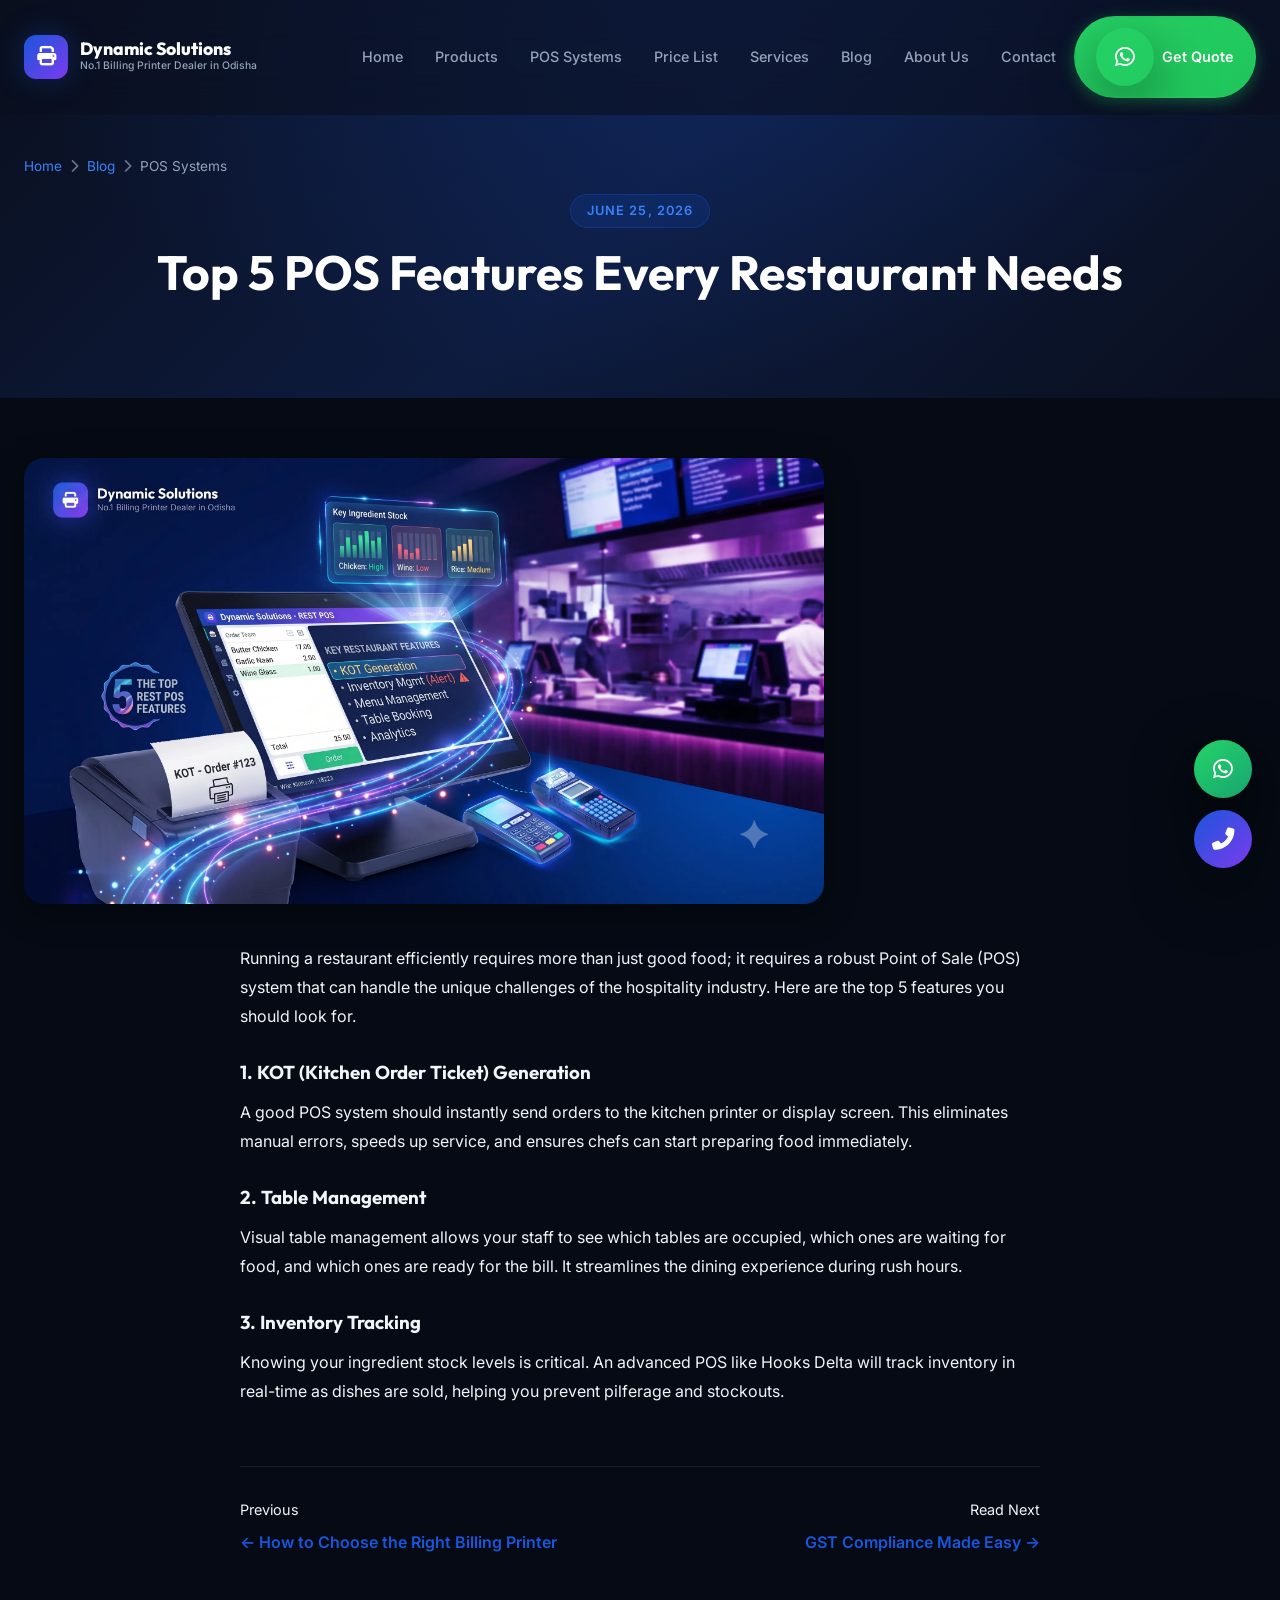
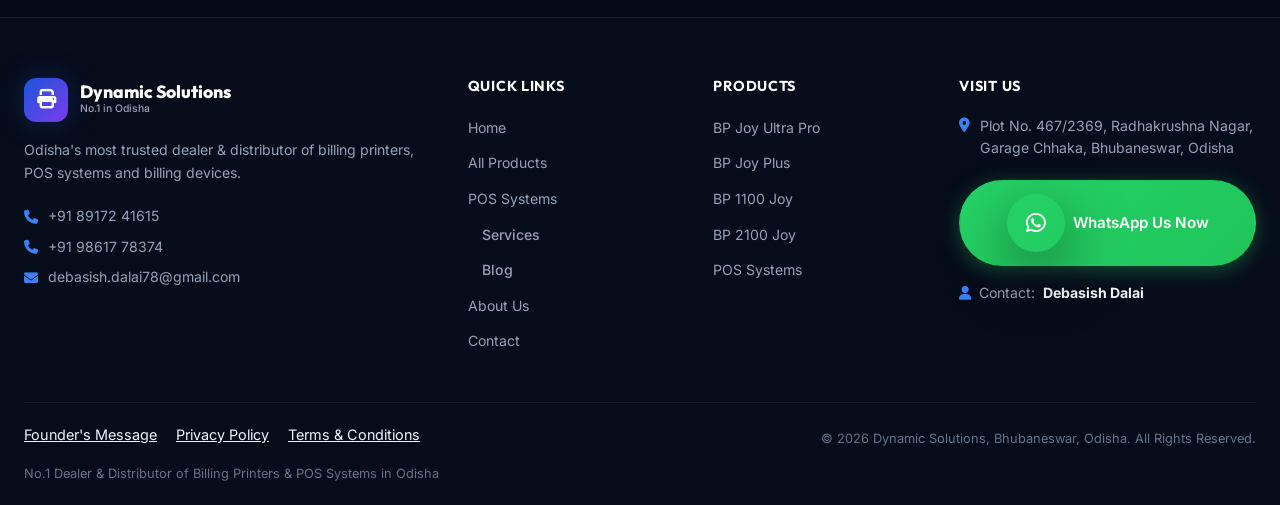
<file: blog-pos-features.html>
﻿<!DOCTYPE html>
<html lang="en">

<head>
  <meta charset="UTF-8" />
  <meta name="viewport" content="width=device-width, initial-scale=1.0" />

  <!-- Primary Meta Tags -->
  <title>Must-Have POS Features for Restaurants | Dynamic Solutions Blog</title>
  <meta name="title" content="Must-Have POS Features for Restaurants | Dynamic Solutions Blog" />
  <meta name="description" content="Discover the top features your restaurant POS system needs to handle rush hours, track inventory, and improve customer satisfaction." />

  <!-- Open Graph / Facebook -->
  <meta property="og:type" content="website" />
  <meta property="og:url" content="https://dynamicsolutionodisha.com/blog-pos-features.html" />
  <meta property="og:title" content="Must-Have POS Features for Restaurants | Dynamic Solutions Blog" />
  <meta property="og:description" content="Discover the top features your restaurant POS system needs to handle rush hours, track inventory, and improve customer satisfaction." />
  <meta property="og:image" content="https://dynamicsolutionodisha.com/assets/images/blog-pos.webp" />

  <!-- X (Twitter) -->
  <meta property="twitter:card" content="summary_large_image" />
  <meta property="twitter:url" content="https://dynamicsolutionodisha.com/blog-pos-features.html" />
  <meta property="twitter:title" content="Must-Have POS Features for Restaurants | Dynamic Solutions Blog" />
  <meta property="twitter:description" content="Discover the top features your restaurant POS system needs to handle rush hours, track inventory, and improve customer satisfaction." />
  <meta property="twitter:image" content="https://dynamicsolutionodisha.com/assets/images/blog-pos.webp" />



  <meta name="keywords"
    content="Dynamic Solutions Bhubaneswar, billing printer dealer Odisha, WeP dealer Odisha, Debasish Dalai Dynamic Solutions, billing solution Odisha" />
  <link rel="canonical" href="https://dynamicsolutionodisha.com/about.html" />
  <link rel="preconnect" href="https://fonts.googleapis.com" />
  <link rel="preconnect" href="https://fonts.gstatic.com" crossorigin />
  <link
    href="https://fonts.googleapis.com/css2?family=Inter:wght@300;400;500;600;700;800;900&family=Outfit:wght@400;600;700;800&display=swap"
    rel="stylesheet" />
  <link rel="stylesheet" href="https://cdnjs.cloudflare.com/ajax/libs/font-awesome/6.5.0/css/all.min.css" />
  <link rel="stylesheet" href="css/style.css" />
  <link rel="icon" href="assets/favicon.png" type="image/png" />

  <!-- Google Analytics -->
  <script async src="https://www.googletagmanager.com/gtag/js?id=G-PHNLY70PSQ"></script>
  <script>
    window.dataLayer = window.dataLayer || [];
    function gtag(){dataLayer.push(arguments);}
    gtag('js', new Date());
    gtag('config', 'G-PHNLY70PSQ');
  </script>
</head>

<body>

  <div class="fab-container">
    <a href="https://wa.me/918917241615?text=Hello%20Dynamic%20Solutions!" class="fab fab-whatsapp" target="_blank"
      rel="noopener" aria-label="WhatsApp"><i class="fab fa-whatsapp"></i><span class="fab-tooltip">WhatsApp
        Us</span></a>
    <a href="tel:+918917241615" class="fab fab-call" aria-label="Call"><i class="fas fa-phone-alt"></i><span
        class="fab-tooltip">Call Now</span></a>
  </div>

  <header class="header" id="mainHeader">
    <div class="container">
      <nav class="nav">
        <a href="index.html" class="logo">
          <div class="logo-icon"><i class="fas fa-print"></i></div>
          <div class="logo-text"><span class="logo-name">Dynamic Solutions</span><span class="logo-tagline">No.1 Billing
              Printer Dealer in Odisha</span></div>
        </a>
        <ul class="nav-links" id="navLinks">
          <li><a href="index.html" class="nav-link">Home</a></li>
          <li><a href="products.html" class="nav-link">Products</a></li>
          <li><a href="pos.html" class="nav-link">POS Systems</a></li>
          <li><a href="pricelist.html" class="nav-link">Price List</a></li>
          <li><a href="services.html" class="nav-link">Services</a></li>
          <li><a href="blog.html" class="nav-link active">Blog</a></li>
          <li><a href="about.html" class="nav-link">About Us</a></li>
          <li><a href="contact.html" class="nav-link">Contact</a></li>
          <li><a href="https://wa.me/918917241615" class="btn btn-primary nav-cta" target="_blank" rel="noopener"><i
                class="fab fa-whatsapp"></i> Get Quote</a></li>
        </ul>
        <button class="hamburger" id="hamburger"
          aria-label="Toggle menu"><span></span><span></span><span></span></button>
      </nav>
    </div>
  </header>

  <!-- Page Hero -->
  <section class="page-hero">
    <div class="container">
      <div class="breadcrumb"><a href="index.html">Home</a><span class="sep"><i
            class="fas fa-chevron-right"></i></span><a href="blog.html">Blog</a><span class="sep"><i
            class="fas fa-chevron-right"></i></span><span>POS Systems</span></div>
      <span class="section-tag">June 25, 2026</span>
      <h1>Top 5 POS Features Every Restaurant Needs</h1>
    </div>
  </section>

  <section class="section" style="padding: 60px 0;">
    <div class="container" style="text-align: center; margin-bottom: 40px;">
      <img src="assets/images/blog-pos.webp" alt="POS Features"
        style="width: 100%; max-width: 800px; height: auto; border-radius: var(--radius-lg); box-shadow: var(--shadow-md);">
    </div>
    <div class="container">
      <div style="max-width: 800px; margin: 0 auto; line-height: 1.8; color: var(--text);">
        <p>Running a restaurant efficiently requires more than just good food; it requires a robust Point of Sale (POS)
          system that can handle the unique challenges of the hospitality industry. Here are the top 5 features you
          should look for.</p>

        <h3 style="margin-top: 30px; margin-bottom: 15px; color: var(--text-dark);">1. KOT (Kitchen Order Ticket)
          Generation</h3>
        <p>A good POS system should instantly send orders to the kitchen printer or display screen. This eliminates
          manual errors, speeds up service, and ensures chefs can start preparing food immediately.</p>

        <h3 style="margin-top: 30px; margin-bottom: 15px; color: var(--text-dark);">2. Table Management</h3>
        <p>Visual table management allows your staff to see which tables are occupied, which ones are waiting for food,
          and which ones are ready for the bill. It streamlines the dining experience during rush hours.</p>

        <h3 style="margin-top: 30px; margin-bottom: 15px; color: var(--text-dark);">3. Inventory Tracking</h3>
        <p>Knowing your ingredient stock levels is critical. An advanced POS like Hooks Delta will track inventory in
          real-time as dishes are sold, helping you prevent pilferage and stockouts.</p>

        <div
          style="margin-top: 60px; padding-top: 30px; border-top: 1px solid var(--border); display: flex; justify-content: space-between;">
          <div>
            <span
              style="font-size: 0.9rem; color: var(--text-light); display: block; margin-bottom: 5px;">Previous</span>
            <a href="blog-hardware-guide.html"
              style="color: var(--primary); font-weight: 600; text-decoration: none;">&larr; How to Choose the Right
              Billing Printer</a>
          </div>
          <div style="text-align: right;">
            <span style="font-size: 0.9rem; color: var(--text-light); display: block; margin-bottom: 5px;">Read
              Next</span>
            <a href="blog-gst-compliance.html"
              style="color: var(--primary); font-weight: 600; text-decoration: none;">GST Compliance Made Easy
              &rarr;</a>
          </div>
        </div>
      </div>
    </div>
  </section>

  <footer class="footer" id="mainFooter">
    <div class="container">
      <div class="footer-grid">
        <div class="footer-brand">
          <a href="index.html" class="logo">
            <div class="logo-icon"><i class="fas fa-print"></i></div>
            <div class="logo-text"><span class="logo-name">Dynamic Solutions</span><span class="logo-tagline">No.1 in
                Odisha</span></div>
          </a>
          <p>Odisha's most trusted dealer & distributor of billing printers, POS systems and billing devices.</p>
          <div class="footer-contact-quick">
            <a href="tel:+918917241615"><i class="fas fa-phone"></i> +91 89172 41615</a>
            <a href="tel:+919861778374"><i class="fas fa-phone"></i> +91 98617 78374</a>
            <a href="mailto:debasish.dalai78@gmail.com"><i class="fas fa-envelope"></i> debasish.dalai78@gmail.com</a>
          </div>
        </div>
        <div class="footer-links">
          <h4>Quick Links</h4>
          <ul>
            <li><a href="index.html">Home</a></li>
            <li><a href="products.html">All Products</a></li>
            <li><a href="pos.html">POS Systems</a></li>
            <li><a href="services.html" class="nav-link">Services</a></li>
            <li><a href="blog.html" class="nav-link">Blog</a></li>
            <li><a href="about.html">About Us</a></li>
            <li><a href="contact.html">Contact</a></li>
          </ul>
        </div>
        <div class="footer-links">
          <h4>Products</h4>
          <ul>
            <li><a href="products.html#joy-ultra-pro">BP Joy Ultra Pro</a></li>
            <li><a href="products.html#joy-plus">BP Joy Plus</a></li>
            <li><a href="products.html#bp-1100">BP 1100 Joy</a></li>
            <li><a href="products.html#bp-2100">BP 2100 Joy</a></li>
            <li><a href="pos.html">POS Systems</a></li>
          </ul>
        </div>
        <div class="footer-contact">
          <h4>Visit Us</h4>
          <address>
            <p><i class="fas fa-map-marker-alt"></i>Plot No. 467/2369, Radhakrushna Nagar, Garage Chhaka, Bhubaneswar,
              Odisha</p>
          </address>
          <div class="footer-whatsapp"><a href="https://wa.me/918917241615" class="btn btn-whatsapp" target="_blank"
              rel="noopener"><i class="fab fa-whatsapp"></i> WhatsApp Us Now</a></div>
          <p class="contact-person"><i class="fas fa-user"></i> Contact: <strong>Debasish Dalai</strong></p>
        </div>
      </div>
      <div class="footer-bottom">
        <div style="margin-bottom: 10px; font-size: 0.9rem;">
          <a href="founder.html" style="color: inherit; text-decoration: underline; margin-right: 15px;">Founder's Message</a>
          <a href="privacy.html" style="color: inherit; text-decoration: underline; margin-right: 15px;">Privacy Policy</a>
          <a href="terms.html" style="color: inherit; text-decoration: underline;">Terms & Conditions</a>
        </div>
        <p>© 2026 Dynamic Solutions, Bhubaneswar, Odisha. All Rights Reserved.</p>
        <p>No.1 Dealer & Distributor of Billing Printers & POS Systems in Odisha</p>
      </div>
    </div>
  </footer>


  <!-- Mobile Bottom Navigation Bar -->
  <nav class="mobile-bottom-nav" aria-label="Mobile navigation">
    <a href="index.html" class="mob-nav-item" id="mobNavHome">
      <i class="fas fa-home"></i>
      <span>Home</span>
    </a>
    <a href="products.html" class="mob-nav-item" id="mobNavProducts">
      <i class="fas fa-print"></i>
      <span>Printers</span>
    </a>
    <a href="https://wa.me/918917241615?text=Hello%20Dynamic%20Solutions!%20I%20need%20a%20billing%20printer%20or%20POS%20system."
      class="mob-nav-item mob-nav-wa" target="_blank" rel="noopener" id="mobNavWa">
      <i class="fab fa-whatsapp"></i>
      <span>WhatsApp</span>
    </a>
    <a href="pos.html" class="mob-nav-item" id="mobNavPOS">
      <i class="fas fa-desktop"></i>
      <span>POS</span>
    </a>
    <a href="tel:+918917241615" class="mob-nav-item mob-nav-call" id="mobNavCall">
      <i class="fas fa-phone"></i>
      <span>Call</span>
    </a>
  </nav>
  <script src="js/main.js"></script>
</body>

</html>
</file>
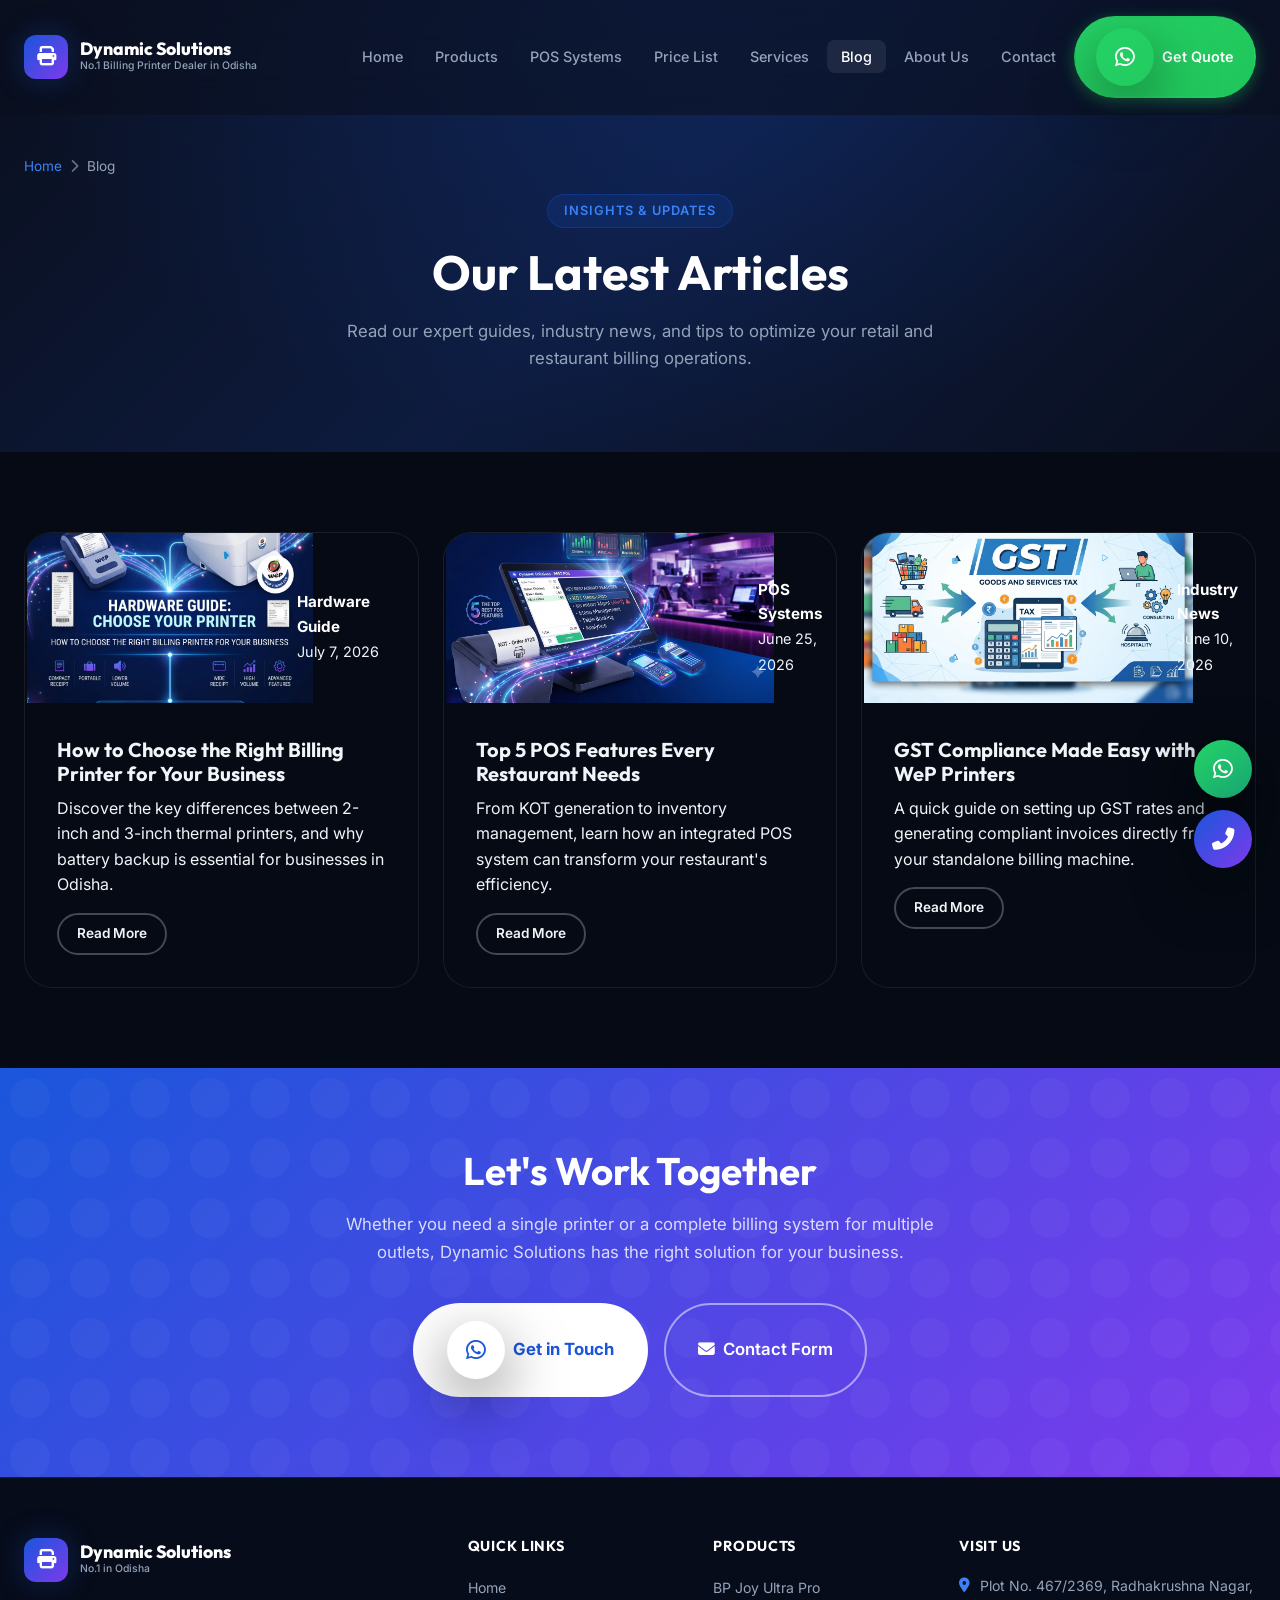
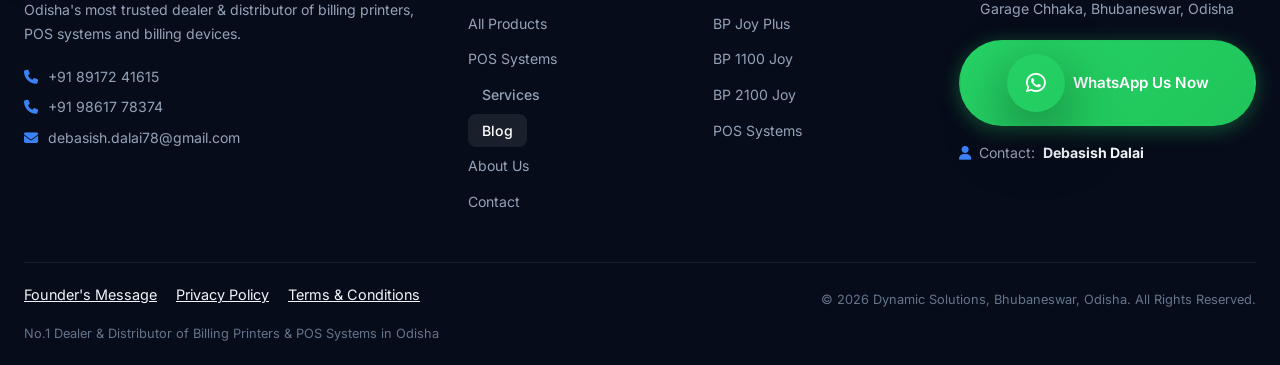
<file: blog.html>
﻿<!DOCTYPE html>
<html lang="en">

<head>
  <meta charset="UTF-8" />
  <meta name="viewport" content="width=device-width, initial-scale=1.0" />

  <!-- Primary Meta Tags -->
  <title>Billing & POS Technology Blog | Guides & Updates by Dynamic Solutions</title>
  <meta name="title" content="Billing & POS Technology Blog | Guides & Updates by Dynamic Solutions" />
  <meta name="description" content="Read the latest tips, guides, and industry updates on GST compliance, retail technology, and how to choose the best billing hardware for your business." />

  <!-- Open Graph / Facebook -->
  <meta property="og:type" content="website" />
  <meta property="og:url" content="https://dynamicsolutionodisha.com/blog.html" />
  <meta property="og:title" content="Billing & POS Technology Blog | Guides & Updates by Dynamic Solutions" />
  <meta property="og:description" content="Read the latest tips, guides, and industry updates on GST compliance, retail technology, and how to choose the best billing hardware for your business." />
  <meta property="og:image" content="https://dynamicsolutionodisha.com/assets/images/blog-pos.webp" />

  <!-- X (Twitter) -->
  <meta property="twitter:card" content="summary_large_image" />
  <meta property="twitter:url" content="https://dynamicsolutionodisha.com/blog.html" />
  <meta property="twitter:title" content="Billing & POS Technology Blog | Guides & Updates by Dynamic Solutions" />
  <meta property="twitter:description" content="Read the latest tips, guides, and industry updates on GST compliance, retail technology, and how to choose the best billing hardware for your business." />
  <meta property="twitter:image" content="https://dynamicsolutionodisha.com/assets/images/blog-pos.webp" />



  <meta name="keywords"
    content="Dynamic Solutions Bhubaneswar, billing printer dealer Odisha, WeP dealer Odisha, Debasish Dalai Dynamic Solutions, billing solution Odisha" />
  <link rel="canonical" href="https://dynamicsolutionodisha.com/about.html" />
  <link rel="preconnect" href="https://fonts.googleapis.com" />
  <link rel="preconnect" href="https://fonts.gstatic.com" crossorigin />
  <link
    href="https://fonts.googleapis.com/css2?family=Inter:wght@300;400;500;600;700;800;900&family=Outfit:wght@400;600;700;800&display=swap"
    rel="stylesheet" />
  <link rel="stylesheet" href="https://cdnjs.cloudflare.com/ajax/libs/font-awesome/6.5.0/css/all.min.css" />
  <link rel="stylesheet" href="css/style.css" />
  <link rel="icon" href="assets/favicon.png" type="image/png" />

  <!-- Google Analytics -->
  <script async src="https://www.googletagmanager.com/gtag/js?id=G-PHNLY70PSQ"></script>
  <script>
    window.dataLayer = window.dataLayer || [];
    function gtag(){dataLayer.push(arguments);}
    gtag('js', new Date());
    gtag('config', 'G-PHNLY70PSQ');
  </script>
</head>

<body>

  <div class="fab-container">
    <a href="https://wa.me/918917241615?text=Hello%20Dynamic%20Solutions!" class="fab fab-whatsapp" target="_blank"
      rel="noopener" aria-label="WhatsApp"><i class="fab fa-whatsapp"></i><span class="fab-tooltip">WhatsApp
        Us</span></a>
    <a href="tel:+918917241615" class="fab fab-call" aria-label="Call"><i class="fas fa-phone-alt"></i><span
        class="fab-tooltip">Call Now</span></a>
  </div>

  <header class="header" id="mainHeader">
    <div class="container">
      <nav class="nav">
        <a href="index.html" class="logo">
          <div class="logo-icon"><i class="fas fa-print"></i></div>
          <div class="logo-text"><span class="logo-name">Dynamic Solutions</span><span class="logo-tagline">No.1 Billing
              Printer Dealer in Odisha</span></div>
        </a>
        <ul class="nav-links" id="navLinks">
          <li><a href="index.html" class="nav-link">Home</a></li>
          <li><a href="products.html" class="nav-link">Products</a></li>
          <li><a href="pos.html" class="nav-link">POS Systems</a></li>
          <li><a href="pricelist.html" class="nav-link">Price List</a></li>
          <li><a href="services.html" class="nav-link">Services</a></li>
          <li><a href="blog.html" class="nav-link active">Blog</a></li>
          <li><a href="about.html" class="nav-link">About Us</a></li>
          <li><a href="contact.html" class="nav-link">Contact</a></li>
          <li><a href="https://wa.me/918917241615" class="btn btn-primary nav-cta" target="_blank" rel="noopener"><i
                class="fab fa-whatsapp"></i> Get Quote</a></li>
        </ul>
        <button class="hamburger" id="hamburger"
          aria-label="Toggle menu"><span></span><span></span><span></span></button>
      </nav>
    </div>
  </header>

  <!-- Page Hero -->
  <section class="page-hero">
    <div class="container">
      <div class="breadcrumb"><a href="index.html">Home</a><span class="sep"><i
            class="fas fa-chevron-right"></i></span><span>Blog</span></div>
      <span class="section-tag">Insights & Updates</span>
      <h1>Our Latest Articles</h1>
      <p>Read our expert guides, industry news, and tips to optimize your retail and restaurant billing operations.</p>
    </div>
  </section>

  <!-- Blog Section -->
  <section class="section">
    <div class="container">
      <div class="testimonials-grid">

        <div class="testimonial-card" style="padding-top: 0; overflow: hidden;">
          <div class="testimonial-author" style="margin-bottom: 15px;">
            <img src="assets/images/blog-hardware.webp"
              style="width: 100%; height: 200px; object-fit: cover; margin-left: -30px; margin-right: -30px; margin-top: -30px; width: calc(100% + 60px); margin-bottom: 20px;">
            <div class="author-info"><strong>Hardware Guide</strong><span
                style="color:var(--text-light);font-size:0.9rem;">July 7, 2026</span></div>
          </div>
          <h3 style="margin-bottom: 10px; font-size: 1.25rem;">How to Choose the Right Billing Printer for Your Business
          </h3>
          <p style="color:var(--text-light); margin-bottom: 15px;">Discover the key differences between 2-inch and
            3-inch thermal printers, and why battery backup is essential for businesses in Odisha.</p>
          <a href="blog-hardware-guide.html" class="btn btn-outline btn-sm">Read More</a>
        </div>

        <div class="testimonial-card" style="padding-top: 0; overflow: hidden;">
          <div class="testimonial-author" style="margin-bottom: 15px;">
            <img src="assets/images/blog-pos.webp"
              style="width: 100%; height: 200px; object-fit: cover; margin-left: -30px; margin-right: -30px; margin-top: -30px; width: calc(100% + 60px); margin-bottom: 20px;">
            <div class="author-info"><strong>POS Systems</strong><span
                style="color:var(--text-light);font-size:0.9rem;">June 25, 2026</span></div>
          </div>
          <h3 style="margin-bottom: 10px; font-size: 1.25rem;">Top 5 POS Features Every Restaurant Needs</h3>
          <p style="color:var(--text-light); margin-bottom: 15px;">From KOT generation to inventory management, learn
            how an integrated POS system can transform your restaurant's efficiency.</p>
          <a href="blog-pos-features.html" class="btn btn-outline btn-sm">Read More</a>
        </div>

        <div class="testimonial-card" style="padding-top: 0; overflow: hidden;">
          <div class="testimonial-author" style="margin-bottom: 15px;">
            <img src="assets/images/blog-gst.webp"
              style="width: 100%; height: 200px; object-fit: cover; margin-left: -30px; margin-right: -30px; margin-top: -30px; width: calc(100% + 60px); margin-bottom: 20px;">
            <div class="author-info"><strong>Industry News</strong><span
                style="color:var(--text-light);font-size:0.9rem;">June 10, 2026</span></div>
          </div>
          <h3 style="margin-bottom: 10px; font-size: 1.25rem;">GST Compliance Made Easy with WeP Printers</h3>
          <p style="color:var(--text-light); margin-bottom: 15px;">A quick guide on setting up GST rates and generating
            compliant invoices directly from your standalone billing machine.</p>
          <a href="blog-gst-compliance.html" class="btn btn-outline btn-sm">Read More</a>
        </div>

      </div>
    </div>
  </section>
  <!-- CTA -->
  <section class="cta-banner">
    <div class="container">
      <div class="cta-content">
        <h2>Let's Work Together</h2>
        <p>Whether you need a single printer or a complete billing system for multiple outlets, Dynamic Solutions has
          the right solution for your business.</p>
        <div class="cta-actions">
          <a href="https://wa.me/918917241615?text=Hello!%20I%20want%20to%20work%20with%20Dynamic%20Solutions%20for%20my%20billing%20system."
            class="btn btn-white btn-lg" target="_blank" rel="noopener" id="aboutCtaBannerWa"><i
              class="fab fa-whatsapp"></i> Get in Touch</a>
          <a href="contact.html" class="btn btn-outline-white btn-lg" id="aboutCtaBannerContact"><i
              class="fas fa-envelope"></i> Contact Form</a>
        </div>
      </div>
    </div>
  </section>

  <!-- Footer -->
  <footer class="footer" id="mainFooter">
    <div class="container">
      <div class="footer-grid">
        <div class="footer-brand">
          <a href="index.html" class="logo">
            <div class="logo-icon"><i class="fas fa-print"></i></div>
            <div class="logo-text"><span class="logo-name">Dynamic Solutions</span><span class="logo-tagline">No.1 in
                Odisha</span></div>
          </a>
          <p>Odisha's most trusted dealer & distributor of billing printers, POS systems and billing devices.</p>
          <div class="footer-contact-quick">
            <a href="tel:+918917241615"><i class="fas fa-phone"></i> +91 89172 41615</a>
            <a href="tel:+919861778374"><i class="fas fa-phone"></i> +91 98617 78374</a>
            <a href="mailto:debasish.dalai78@gmail.com"><i class="fas fa-envelope"></i> debasish.dalai78@gmail.com</a>
          </div>
        </div>
        <div class="footer-links">
          <h4>Quick Links</h4>
          <ul>
            <li><a href="index.html">Home</a></li>
            <li><a href="products.html">All Products</a></li>
            <li><a href="pos.html">POS Systems</a></li>
            <li><a href="services.html" class="nav-link">Services</a></li>
            <li><a href="blog.html" class="nav-link">Blog</a></li>
            <li><a href="about.html">About Us</a></li>
            <li><a href="contact.html">Contact</a></li>
          </ul>
        </div>
        <div class="footer-links">
          <h4>Products</h4>
          <ul>
            <li><a href="products.html#joy-ultra-pro">BP Joy Ultra Pro</a></li>
            <li><a href="products.html#joy-plus">BP Joy Plus</a></li>
            <li><a href="products.html#bp-1100">BP 1100 Joy</a></li>
            <li><a href="products.html#bp-2100">BP 2100 Joy</a></li>
            <li><a href="pos.html">POS Systems</a></li>
          </ul>
        </div>
        <div class="footer-contact">
          <h4>Visit Us</h4>
          <address>
            <p><i class="fas fa-map-marker-alt"></i>Plot No. 467/2369, Radhakrushna Nagar, Garage Chhaka, Bhubaneswar,
              Odisha</p>
          </address>
          <div class="footer-whatsapp"><a href="https://wa.me/918917241615" class="btn btn-whatsapp" target="_blank"
              rel="noopener"><i class="fab fa-whatsapp"></i> WhatsApp Us Now</a></div>
          <p class="contact-person"><i class="fas fa-user"></i> Contact: <strong>Debasish Dalai</strong></p>
        </div>
      </div>
      <div class="footer-bottom">
        <div style="margin-bottom: 10px; font-size: 0.9rem;">
          <a href="founder.html" style="color: inherit; text-decoration: underline; margin-right: 15px;">Founder's Message</a>
          <a href="privacy.html" style="color: inherit; text-decoration: underline; margin-right: 15px;">Privacy Policy</a>
          <a href="terms.html" style="color: inherit; text-decoration: underline;">Terms & Conditions</a>
        </div>
        <p>© 2026 Dynamic Solutions, Bhubaneswar, Odisha. All Rights Reserved.</p>
        <p>No.1 Dealer & Distributor of Billing Printers & POS Systems in Odisha</p>
      </div>
    </div>
  </footer>


  <!-- Mobile Bottom Navigation Bar -->
  <nav class="mobile-bottom-nav" aria-label="Mobile navigation">
    <a href="index.html" class="mob-nav-item" id="mobNavHome">
      <i class="fas fa-home"></i>
      <span>Home</span>
    </a>
    <a href="products.html" class="mob-nav-item" id="mobNavProducts">
      <i class="fas fa-print"></i>
      <span>Printers</span>
    </a>
    <a href="https://wa.me/918917241615?text=Hello%20Dynamic%20Solutions!%20I%20need%20a%20billing%20printer%20or%20POS%20system."
      class="mob-nav-item mob-nav-wa" target="_blank" rel="noopener" id="mobNavWa">
      <i class="fab fa-whatsapp"></i>
      <span>WhatsApp</span>
    </a>
    <a href="pos.html" class="mob-nav-item" id="mobNavPOS">
      <i class="fas fa-desktop"></i>
      <span>POS</span>
    </a>
    <a href="tel:+918917241615" class="mob-nav-item mob-nav-call" id="mobNavCall">
      <i class="fas fa-phone"></i>
      <span>Call</span>
    </a>
  </nav>
  <script src="js/main.js"></script>
</body>

</html>
</file>
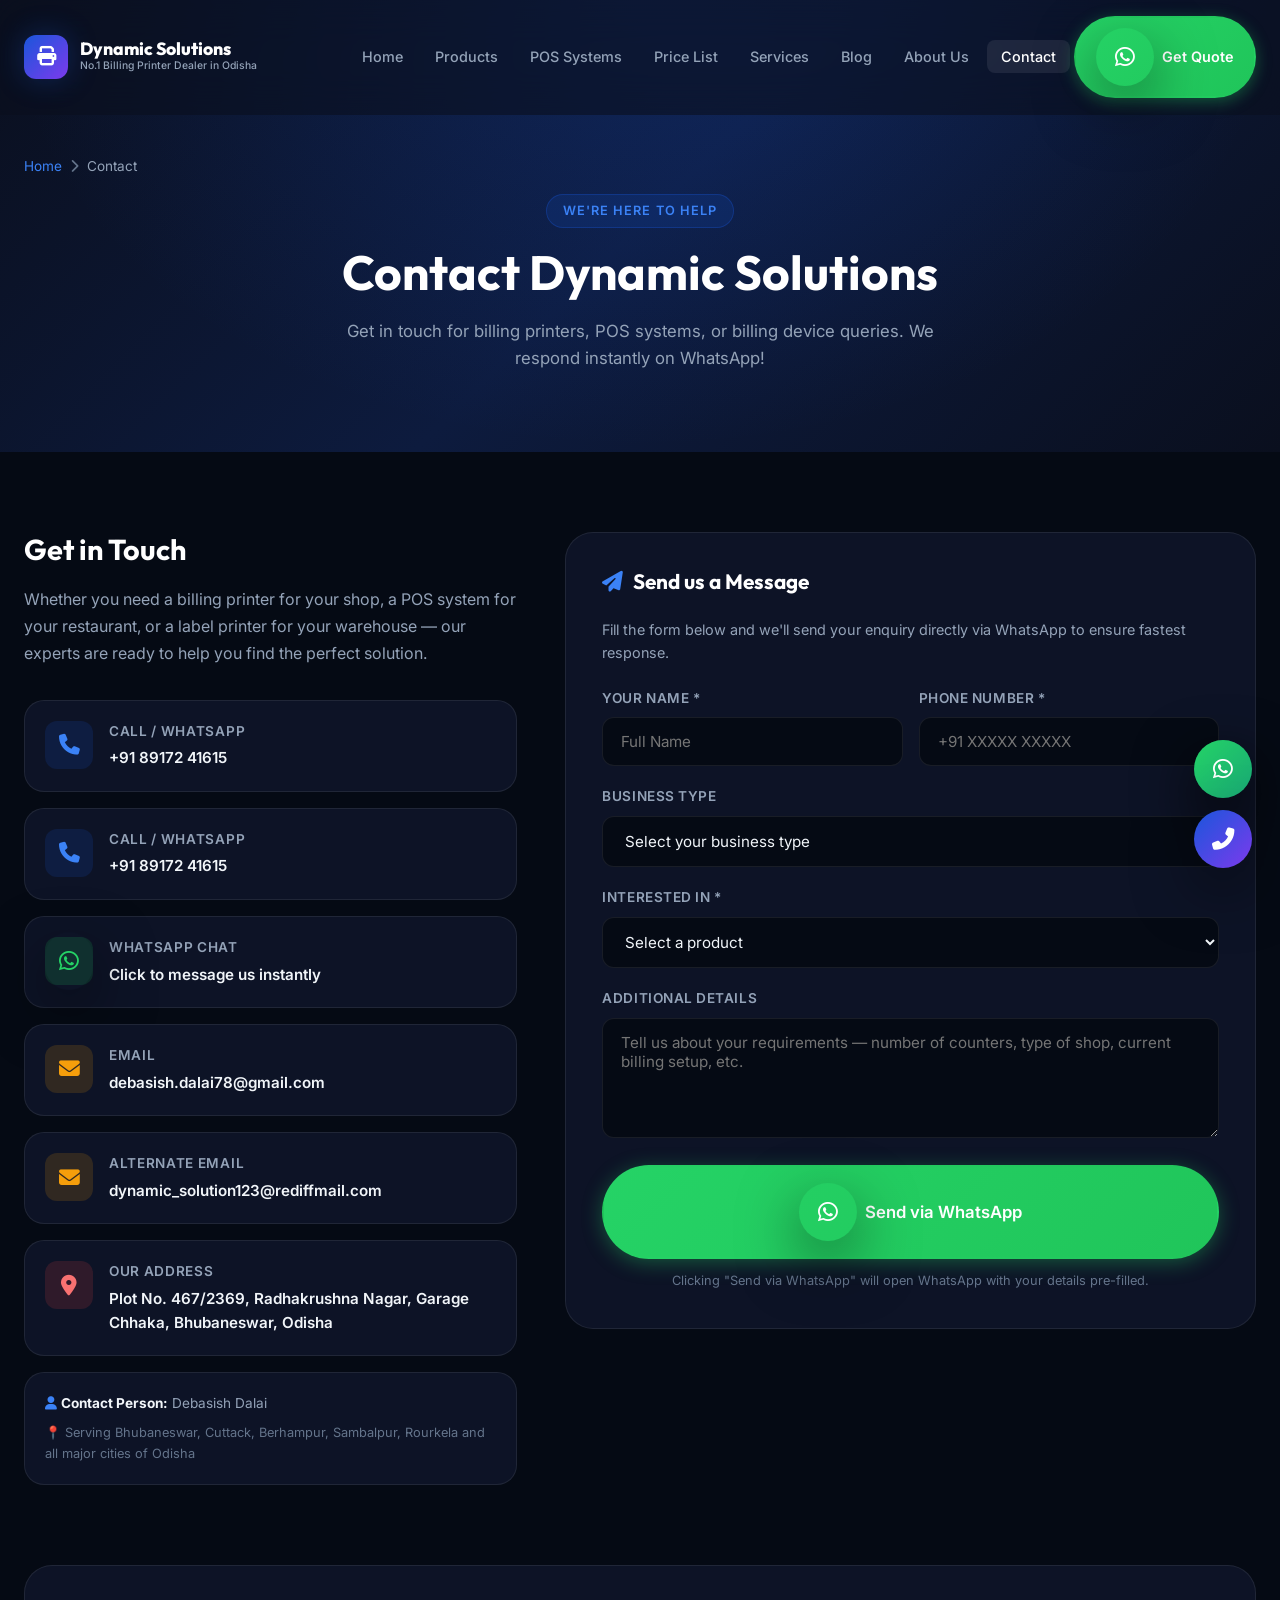
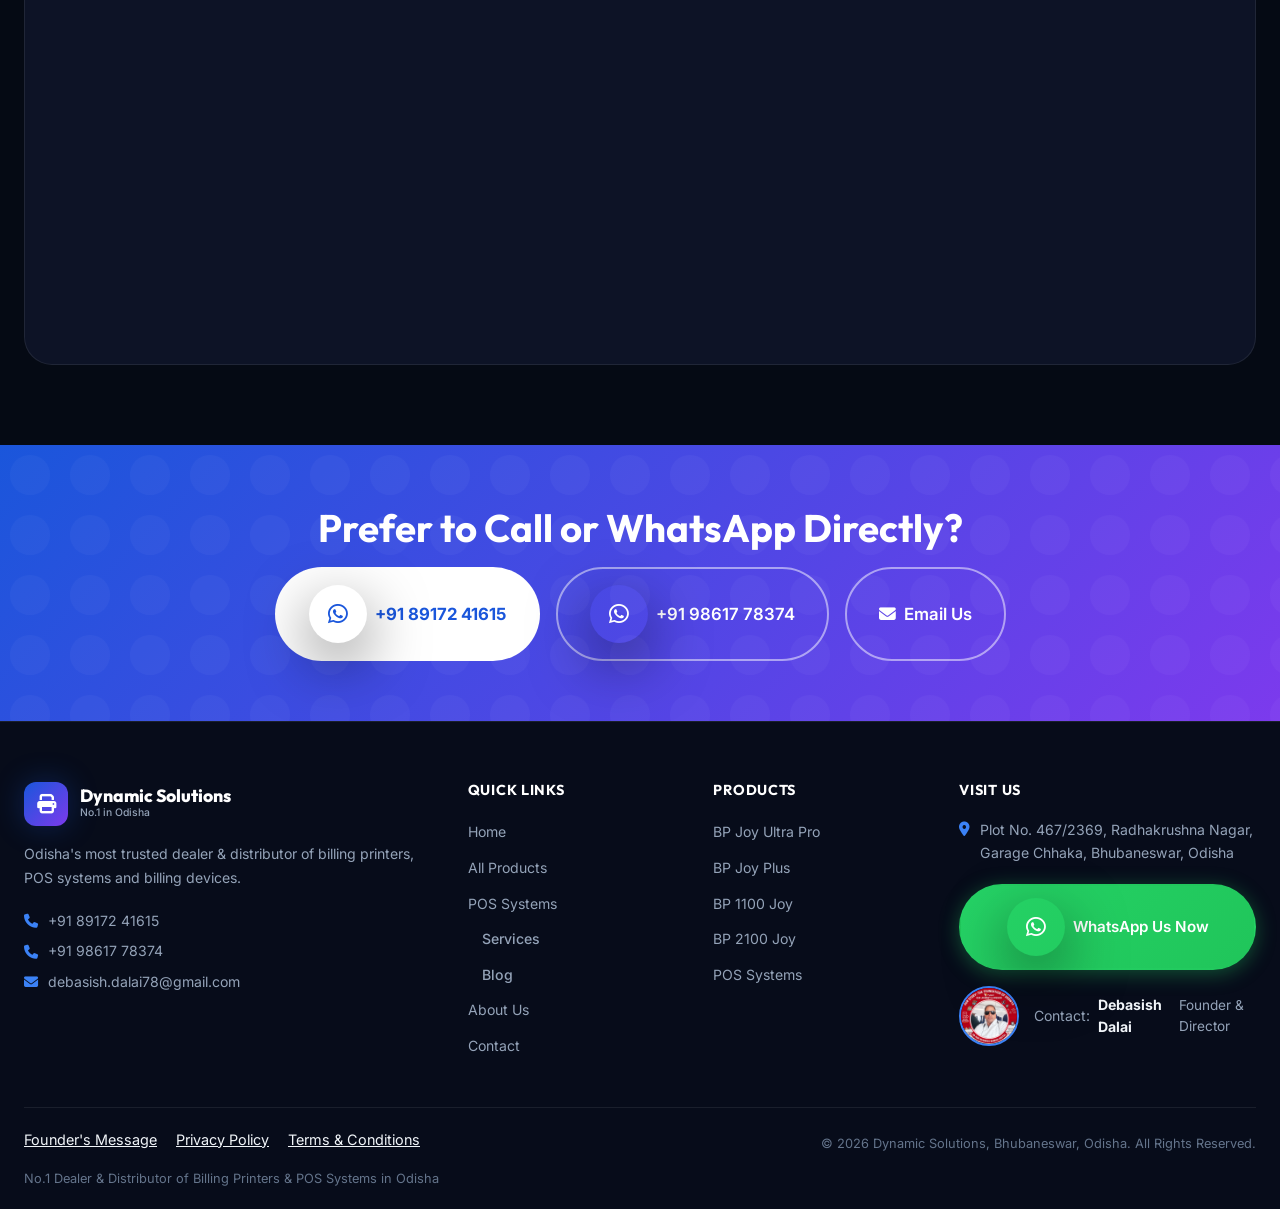
<file: contact.html>
﻿<!DOCTYPE html>
<html lang="en">

<head>
  <meta charset="UTF-8" />
  <meta name="viewport" content="width=device-width, initial-scale=1.0" />

  <!-- Primary Meta Tags -->
  <title>Contact Dynamic Solutions | Sales, Support & Service in Bhubaneswar</title>
  <meta name="title" content="Contact Dynamic Solutions | Sales, Support & Service in Bhubaneswar" />
  <meta name="description" content="Get in touch with Dynamic Solutions for the best prices on billing printers, POS systems, and dedicated technical support across Odisha. Call us directly at +91 8917241615." />

  <!-- Open Graph / Facebook -->
  <meta property="og:type" content="website" />
  <meta property="og:url" content="https://dynamicsolutionodisha.com/contact.html" />
  <meta property="og:title" content="Contact Dynamic Solutions | Sales, Support & Service in Bhubaneswar" />
  <meta property="og:description" content="Get in touch with Dynamic Solutions for the best prices on billing printers, POS systems, and dedicated technical support across Odisha. Call us directly at +91 8917241615." />
  <meta property="og:image" content="https://dynamicsolutionodisha.com/assets/images/owner-debasish.webp" />

  <!-- X (Twitter) -->
  <meta property="twitter:card" content="summary_large_image" />
  <meta property="twitter:url" content="https://dynamicsolutionodisha.com/contact.html" />
  <meta property="twitter:title" content="Contact Dynamic Solutions | Sales, Support & Service in Bhubaneswar" />
  <meta property="twitter:description" content="Get in touch with Dynamic Solutions for the best prices on billing printers, POS systems, and dedicated technical support across Odisha. Call us directly at +91 8917241615." />
  <meta property="twitter:image" content="https://dynamicsolutionodisha.com/assets/images/owner-debasish.webp" />



  <meta name="keywords"
    content="contact Dynamic Solutions, billing printer Bhubaneswar contact, WeP dealer contact Odisha, Debasish Dalai billing printer" />
  <link rel="canonical" href="https://dynamicsolutionodisha.com/contact.html" />

  <script type="application/ld+json">
  {
    "@context": "https://schema.org",
    "@type": "ContactPage",
    "name": "Contact Dynamic Solutions",
    "description": "Contact page for Dynamic Solutions billing printer dealer in Bhubaneswar Odisha",
    "url": "https://dynamicsolutionodisha.com/contact.html",
    "mainEntity": {
      "@type": "LocalBusiness",
      "name": "Dynamic Solutions",
      "telephone": ["+918917241615", "+918917241615"],
      "email": "debasish.dalai78@gmail.com",
      "address": {
        "@type": "PostalAddress",
        "streetAddress": "Plot No. 467/2369, Radhakrushna Nagar, Garage Chhaka",
        "addressLocality": "Bhubaneswar",
        "addressRegion": "Odisha",
        "postalCode": "751001",
        "addressCountry": "IN"
      }
    }
  }
  </script>

  <link rel="preconnect" href="https://fonts.googleapis.com" />
  <link rel="preconnect" href="https://fonts.gstatic.com" crossorigin />
  <link
    href="https://fonts.googleapis.com/css2?family=Inter:wght@300;400;500;600;700;800;900&family=Outfit:wght@400;600;700;800&display=swap"
    rel="stylesheet" />
  <link rel="stylesheet" href="https://cdnjs.cloudflare.com/ajax/libs/font-awesome/6.5.0/css/all.min.css" />
  <link rel="stylesheet" href="css/style.css" />
  <link rel="icon" href="assets/favicon.png" type="image/png" />

  <!-- Google Analytics -->
  <script async src="https://www.googletagmanager.com/gtag/js?id=G-PHNLY70PSQ"></script>
  <script>
    window.dataLayer = window.dataLayer || [];
    function gtag(){dataLayer.push(arguments);}
    gtag('js', new Date());
    gtag('config', 'G-PHNLY70PSQ');
  </script>
</head>

<body>

  <div class="fab-container">
    <a href="https://wa.me/918917241615?text=Hello%20Dynamic%20Solutions!" class="fab fab-whatsapp" target="_blank"
      rel="noopener" aria-label="WhatsApp"><i class="fab fa-whatsapp"></i><span class="fab-tooltip">WhatsApp
        Us</span></a>
    <a href="tel:+918917241615" class="fab fab-call" aria-label="Call"><i class="fas fa-phone-alt"></i><span
        class="fab-tooltip">Call Now</span></a>
  </div>

  <header class="header" id="mainHeader">
    <div class="container">
      <nav class="nav">
        <a href="index.html" class="logo">
          <div class="logo-icon"><i class="fas fa-print"></i></div>
          <div class="logo-text"><span class="logo-name">Dynamic Solutions</span><span class="logo-tagline">No.1 Billing
              Printer Dealer in Odisha</span></div>
        </a>
        <ul class="nav-links" id="navLinks">
          <li><a href="index.html" class="nav-link">Home</a></li>
          <li><a href="products.html" class="nav-link">Products</a></li>
          <li><a href="pos.html" class="nav-link">POS Systems</a></li>
          <li><a href="pricelist.html" class="nav-link">Price List</a></li>
          <li><a href="services.html" class="nav-link">Services</a></li>
          <li><a href="blog.html" class="nav-link">Blog</a></li>
          <li><a href="about.html" class="nav-link">About Us</a></li>
          <li><a href="contact.html" class="nav-link active">Contact</a></li>
          <li><a href="https://wa.me/918917241615" class="btn btn-primary nav-cta" target="_blank" rel="noopener"><i
                class="fab fa-whatsapp"></i> Get Quote</a></li>
        </ul>
        <button class="hamburger" id="hamburger"
          aria-label="Toggle menu"><span></span><span></span><span></span></button>
      </nav>
    </div>
  </header>

  <!-- Page Hero -->
  <section class="page-hero">
    <div class="container">
      <div class="breadcrumb"><a href="index.html">Home</a><span class="sep"><i
            class="fas fa-chevron-right"></i></span><span>Contact</span></div>
      <span class="section-tag">We're here to help</span>
      <h1>Contact Dynamic Solutions</h1>
      <p>Get in touch for billing printers, POS systems, or billing device queries. We respond instantly on WhatsApp!
      </p>
    </div>
  </section>

  <!-- Contact Grid -->
  <section class="section">
    <div class="container">
      <div class="contact-grid">

        <!-- Contact Info -->
        <div class="contact-info">
          <h2>Get in Touch</h2>
          <p>Whether you need a billing printer for your shop, a POS system for your restaurant, or a label printer for
            your warehouse — our experts are ready to help you find the perfect solution.</p>

          <a href="tel:+918917241615" class="contact-method cm-call" id="contactCall1">
            <div class="contact-method-icon"><i class="fas fa-phone"></i></div>
            <div class="contact-method-text">
              <strong>Call / WhatsApp</strong>
              <span>+91 89172 41615</span>
            </div>
          </a>

          <a href="tel:+918917241615" class="contact-method cm-call" id="contactCall2">
            <div class="contact-method-icon"><i class="fas fa-phone"></i></div>
            <div class="contact-method-text">
              <strong>Call / WhatsApp</strong>
              <span>+91 89172 41615</span>
            </div>
          </a>

          <a href="https://wa.me/918917241615?text=Hello%20Dynamic%20Solutions!%20I%20need%20help%20with%20billing%20printers."
            class="contact-method cm-whatsapp" target="_blank" rel="noopener" id="contactWhatsapp">
            <div class="contact-method-icon"><i class="fab fa-whatsapp"></i></div>
            <div class="contact-method-text">
              <strong>WhatsApp Chat</strong>
              <span>Click to message us instantly</span>
            </div>
          </a>

          <a href="mailto:debasish.dalai78@gmail.com" class="contact-method cm-email" id="contactEmail1">
            <div class="contact-method-icon"><i class="fas fa-envelope"></i></div>
            <div class="contact-method-text">
              <strong>Email</strong>
              <span>debasish.dalai78@gmail.com</span>
            </div>
          </a>

          <a href="mailto:dynamic_solution123@rediffmail.com" class="contact-method cm-email" id="contactEmail2">
            <div class="contact-method-icon"><i class="fas fa-envelope"></i></div>
            <div class="contact-method-text">
              <strong>Alternate Email</strong>
              <span>dynamic_solution123@rediffmail.com</span>
            </div>
          </a>

          <div class="contact-method cm-location" style="cursor: default;" id="contactAddress">
            <div class="contact-method-icon"><i class="fas fa-map-marker-alt"></i></div>
            <div class="contact-method-text">
              <strong>Our Address</strong>
              <span>Plot No. 467/2369, Radhakrushna Nagar, Garage Chhaka, Bhubaneswar, Odisha</span>
            </div>
          </div>

          <div
            style="background: var(--bg-card); border: 1px solid var(--border); border-radius: var(--radius-lg); padding: 20px; margin-top: 8px;">
            <p style="font-size: 0.85rem; color: var(--text-muted); margin-bottom: 8px;"><i class="fas fa-user"
                style="color: var(--primary-light);"></i> <strong style="color: var(--text);">Contact Person:</strong>
              Debasish Dalai</p>
            <p style="font-size: 0.8rem; color: var(--text-subtle);">📍 Serving Bhubaneswar, Cuttack, Berhampur,
              Sambalpur, Rourkela and all major cities of Odisha</p>
          </div>
        </div>

        <!-- Contact Form -->
        <div class="contact-form-card">
          <h3><i class="fas fa-paper-plane" style="color: var(--primary-light); margin-right: 10px;"></i>Send us a
            Message</h3>
          <p style="font-size: 0.9rem; color: var(--text-muted); margin-bottom: 24px;">Fill the form below and we'll
            send your enquiry directly via WhatsApp to ensure fastest response.</p>

          <form id="contactForm">
            <div class="form-row">
              <div class="form-group">
                <label for="contactName">Your Name *</label>
                <input type="text" id="contactName" name="name" placeholder="Full Name" required />
              </div>
              <div class="form-group">
                <label for="contactPhone">Phone Number *</label>
                <input type="tel" id="contactPhone" name="phone" placeholder="+91 XXXXX XXXXX" required />
              </div>
            </div>

            <div class="form-group">
              <label for="contactBusiness">Business Type</label>
              <select id="contactBusiness" name="business">
                <option value="">Select your business type</option>
                <option value="Retail / Supermarket">Retail / Supermarket</option>
                <option value="Restaurant / Hotel">Restaurant / Hotel</option>
                <option value="Grocery / Kirana Store">Grocery / Kirana Store</option>
                <option value="Bakery / Sweet Shop">Bakery / Sweet Shop</option>
                <option value="Pharmacy / Medical">Pharmacy / Medical</option>
                <option value="Fashion / Apparel">Fashion / Apparel</option>
                <option value="Logistics / Warehouse">Logistics / Warehouse</option>
                <option value="Cafe / QSR">Cafe / Quick Service</option>
                <option value="Other">Other</option>
              </select>
            </div>

            <div class="form-group">
              <label for="contactProduct">Interested In *</label>
              <select id="contactProduct" name="product" required>
                <option value="">Select a product</option>
                <optgroup label="Billing Printers">
                  <option value="BP Joy Pro (2-inch)">WeP BP Joy Pro (2-inch)</option>
                  <option value="BP Joy Plus (2-inch, Battery)">WeP BP Joy Plus (Battery)</option>
                  <option value="BP Joy Ultra Pro (3-inch, Battery)">WeP BP Joy Ultra Pro (Best Seller)</option>
                  <option value="BP 85T Plus (3-inch, Battery)">WeP BP 85T Plus (Battery)</option>
                  <option value="BP 1100 Joy (2-inch, Battery)">WeP BP 1100 Joy (Battery)</option>
                  <option value="BP 2100 Joy (3-inch, Battery)">WeP BP 2100 Joy (Battery)</option>
                  <option value="BP Emerge Basic">WeP BP Emerge Basic</option>
                  <option value="BP Emerge 25T">WeP BP Emerge 25T</option>
                </optgroup>
                <optgroup label="POS Systems">
                  <option value="Hooks Delta Windows POS (15.6 inch Dual)">Hooks Delta Windows POS</option>
                  <option value="Hooks Delta Android POS (15.6 inch Dual)">Hooks Delta Android POS</option>
                  <option value="Hooks Alpha POS (11.6 inch)">Hooks Alpha POS</option>
                  <option value="Hooks Delta GO POS (15.6 inch Single)">Hooks Delta GO</option>
                  <option value="Hooks Delta UNO i3 Windows POS">Hooks Delta UNO (i3 Windows)</option>
                </optgroup>
                <optgroup label="Label Printers">
                  <option value="Skripta Label Pro 46">Skripta Label Pro 46</option>
                </optgroup>
                <option value="Not sure - Need Advice">Not sure — Need Expert Advice</option>
              </select>
            </div>

            <div class="form-group">
              <label for="contactMessage">Additional Details</label>
              <textarea id="contactMessage" name="message"
                placeholder="Tell us about your requirements — number of counters, type of shop, current billing setup, etc."></textarea>
            </div>

            <button type="submit" class="btn btn-whatsapp btn-lg" style="width: 100%;" id="contactSubmit">
              <i class="fab fa-whatsapp"></i> Send via WhatsApp
            </button>

            <p style="text-align: center; font-size: 0.8rem; color: var(--text-subtle); margin-top: 12px;">
              Clicking "Send via WhatsApp" will open WhatsApp with your details pre-filled.
            </p>
          </form>
        </div>
      </div>
    </div>
  </section>

  <!-- Map Section -->
  <section style="padding: 0 0 80px;">
    <div class="container">
      <div
        style="border-radius: var(--radius-xl); overflow: hidden; border: 1px solid var(--border); height: 400px; background: var(--bg-card);">
        <iframe
          src="https://www.google.com/maps/embed?pb=!1m18!1m12!1m3!1d228.7934593002026!2d85.84281172603372!3d20.23557126670589!2m3!1f0!2f0!3f0!3m2!1i1024!2i768!4f13.1!3m3!1m2!1s0x3a19a7d5dd889c73%3A0x7d193ae03dffedb9!2sDynamic%20Solutions!5e1!3m2!1sen!2sin!4v1783419502158!5m2!1sen!2sin"
          width="100%" height="400" style="border:0; filter: invert(90%) hue-rotate(180deg);" allowfullscreen=""
          loading="lazy" referrerpolicy="strict-origin-when-cross-origin" title="Dynamic Solutions Location Map"
          id="contactMap">
        </iframe>
      </div>
    </div>
  </section>

  <!-- Quick CTA -->
  <section class="cta-banner" style="padding: 60px 0;">
    <div class="container">
      <div class="cta-content">
        <h2>Prefer to Call or WhatsApp Directly?</h2>
        <div class="cta-actions">
          <a href="https://wa.me/918917241615?text=Hello%20Dynamic%20Solutions!%20I%20need%20billing%20printer%20or%20POS%20assistance."
            class="btn btn-white btn-lg" target="_blank" rel="noopener" id="ctaWaContact"><i
              class="fab fa-whatsapp"></i> +91 89172 41615</a>
          <a href="https://wa.me/919861778374?text=Hello%20Dynamic%20Solutions!%20I%20need%20billing%20printer%20assistance."
            class="btn btn-outline-white btn-lg" target="_blank" rel="noopener" id="ctaWaContact2"><i
              class="fab fa-whatsapp"></i> +91 98617 78374</a>
          <a href="mailto:debasish.dalai78@gmail.com" class="btn btn-outline-white btn-lg" id="ctaEmailContact"><i
              class="fas fa-envelope"></i> Email Us</a>
        </div>
      </div>
    </div>
  </section>

  <!-- Footer -->
  <footer class="footer" id="mainFooter">
    <div class="container">
      <div class="footer-grid">
        <div class="footer-brand">
          <a href="index.html" class="logo">
            <div class="logo-icon"><i class="fas fa-print"></i></div>
            <div class="logo-text"><span class="logo-name">Dynamic Solutions</span><span class="logo-tagline">No.1 in
                Odisha</span></div>
          </a>
          <p>Odisha's most trusted dealer & distributor of billing printers, POS systems and billing devices.</p>
          <div class="footer-contact-quick">
            <a href="tel:+918917241615"><i class="fas fa-phone"></i> +91 89172 41615</a>
            <a href="tel:+919861778374"><i class="fas fa-phone"></i> +91 98617 78374</a>
            <a href="mailto:debasish.dalai78@gmail.com"><i class="fas fa-envelope"></i> debasish.dalai78@gmail.com</a>
          </div>
        </div>
        <div class="footer-links">
          <h4>Quick Links</h4>
          <ul>
            <li><a href="index.html">Home</a></li>
            <li><a href="products.html">All Products</a></li>
            <li><a href="pos.html">POS Systems</a></li>
            <li><a href="services.html" class="nav-link">Services</a></li>
            <li><a href="blog.html" class="nav-link">Blog</a></li>
            <li><a href="about.html">About Us</a></li>
            <li><a href="contact.html">Contact</a></li>
          </ul>
        </div>
        <div class="footer-links">
          <h4>Products</h4>
          <ul>
            <li><a href="products.html#joy-ultra-pro">BP Joy Ultra Pro</a></li>
            <li><a href="products.html#joy-plus">BP Joy Plus</a></li>
            <li><a href="products.html#bp-1100">BP 1100 Joy</a></li>
            <li><a href="products.html#bp-2100">BP 2100 Joy</a></li>
            <li><a href="pos.html">POS Systems</a></li>
          </ul>
        </div>
        <div class="footer-contact">
          <h4>Visit Us</h4>
          <address>
            <p><i class="fas fa-map-marker-alt"></i>Plot No. 467/2369, Radhakrushna Nagar, Garage Chhaka, Bhubaneswar,
              Odisha</p>
          </address>
          <div class="footer-whatsapp"><a href="https://wa.me/918917241615" class="btn btn-whatsapp" target="_blank"
              rel="noopener"><i class="fab fa-whatsapp"></i> WhatsApp Us Now</a></div>
          <div style="display: flex; align-items: center; gap: 15px; margin-top: 15px;"><img
              src="assets/images/owner-debasish.webp" alt="Debasish Dalai"
              style="width: 60px; height: 60px; border-radius: 50%; object-fit: cover; border: 2px solid var(--primary-light);">
            <p class="contact-person" style="margin: 0;">Contact: <strong>Debasish Dalai</strong><br><span
                style="font-size: 0.85rem; color: var(--text-muted);">Founder & Director</span></p>
          </div>
        </div>
      </div>
      <div class="footer-bottom">
        <div style="margin-bottom: 10px; font-size: 0.9rem;">
          <a href="founder.html" style="color: inherit; text-decoration: underline; margin-right: 15px;">Founder's Message</a>
          <a href="privacy.html" style="color: inherit; text-decoration: underline; margin-right: 15px;">Privacy Policy</a>
          <a href="terms.html" style="color: inherit; text-decoration: underline;">Terms & Conditions</a>
        </div>
        <p>© 2026 Dynamic Solutions, Bhubaneswar, Odisha. All Rights Reserved.</p>
        <p>No.1 Dealer & Distributor of Billing Printers & POS Systems in Odisha</p>
      </div>
    </div>
  </footer>


  <!-- Mobile Bottom Navigation Bar -->
  <nav class="mobile-bottom-nav" aria-label="Mobile navigation">
    <a href="index.html" class="mob-nav-item" id="mobNavHome">
      <i class="fas fa-home"></i>
      <span>Home</span>
    </a>
    <a href="products.html" class="mob-nav-item" id="mobNavProducts">
      <i class="fas fa-print"></i>
      <span>Printers</span>
    </a>
    <a href="https://wa.me/918917241615?text=Hello%20Dynamic%20Solutions!%20I%20need%20a%20billing%20printer%20or%20POS%20system."
      class="mob-nav-item mob-nav-wa" target="_blank" rel="noopener" id="mobNavWa">
      <i class="fab fa-whatsapp"></i>
      <span>WhatsApp</span>
    </a>
    <a href="pos.html" class="mob-nav-item" id="mobNavPOS">
      <i class="fas fa-desktop"></i>
      <span>POS</span>
    </a>
    <a href="tel:+918917241615" class="mob-nav-item mob-nav-call" id="mobNavCall">
      <i class="fas fa-phone"></i>
      <span>Call</span>
    </a>
  </nav>
  <script src="js/main.js"></script>
</body>

</html>
</file>
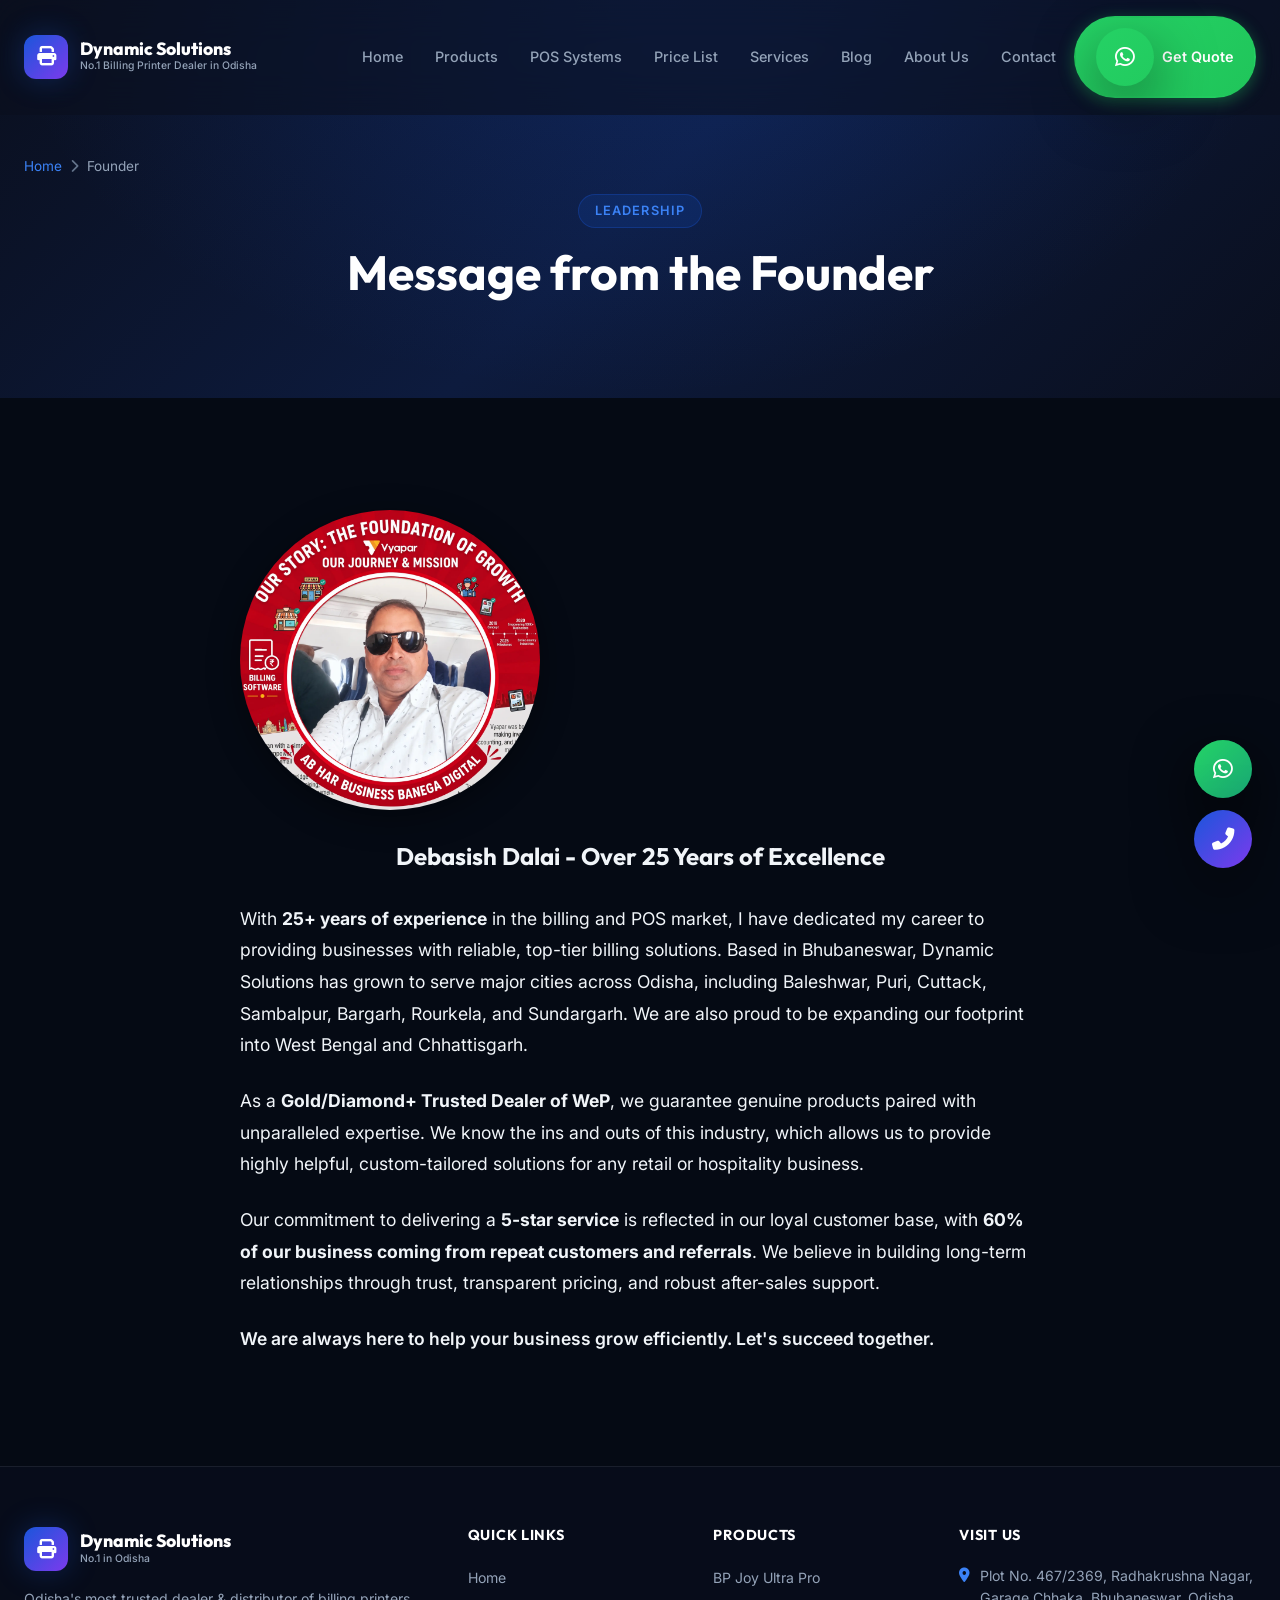
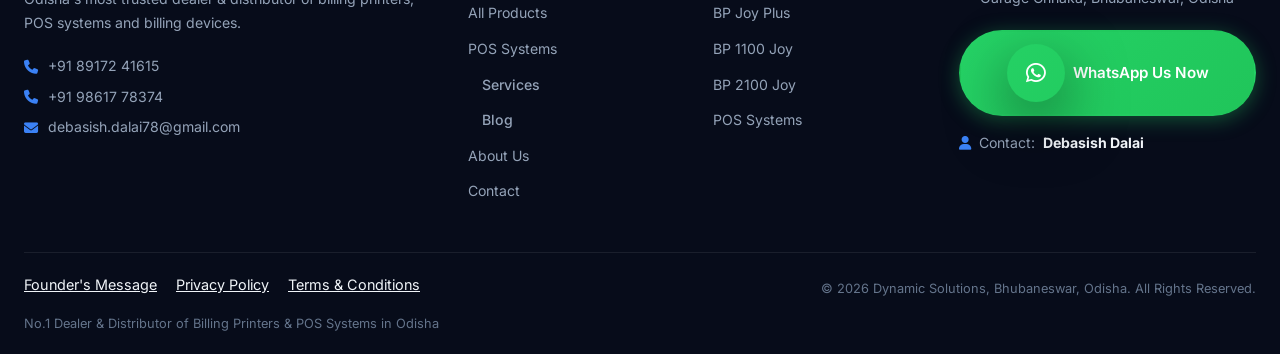
<file: founder.html>
﻿<!DOCTYPE html>
<html lang="en">

<head>
  <meta charset="UTF-8" />
  <meta name="viewport" content="width=device-width, initial-scale=1.0" />

  <!-- Primary Meta Tags -->
  <title>Founder | Dynamic Solutions – Leading POS & Printer Dealer in Odisha</title>
  <meta name="title" content="About Us | Dynamic Solutions – Leading POS & Printer Dealer in Odisha" />
  <meta name="description" content="Message from Debasish Dalai, founder of Dynamic Solutions. Over 25 years of experience providing 5-star billing & POS services in Odisha." />

  <!-- Open Graph / Facebook -->
  <meta property="og:type" content="website" />
  <meta property="og:url" content="https://dynamicsolutionodisha.com/about.html" />
  <meta property="og:title" content="About Us | Dynamic Solutions – Leading POS & Printer Dealer in Odisha" />
  <meta property="og:description" content="Learn about Dynamic Solutions, the authorized dealer for WeP billing printers and POS hardware in Bhubaneswar. Discover our story, mission, and why businesses trust us for their billing needs." />
  <meta property="og:image" content="https://dynamicsolutionodisha.com/assets/images/owner-debasish.webp" />

  <!-- X (Twitter) -->
  <meta property="twitter:card" content="summary_large_image" />
  <meta property="twitter:url" content="https://dynamicsolutionodisha.com/about.html" />
  <meta property="twitter:title" content="About Us | Dynamic Solutions – Leading POS & Printer Dealer in Odisha" />
  <meta property="twitter:description" content="Learn about Dynamic Solutions, the authorized dealer for WeP billing printers and POS hardware in Bhubaneswar. Discover our story, mission, and why businesses trust us for their billing needs." />
  <meta property="twitter:image" content="https://dynamicsolutionodisha.com/assets/images/owner-debasish.webp" />



  <meta name="keywords"
    content="Dynamic Solutions Bhubaneswar, billing printer dealer Odisha, WeP dealer Odisha, Debasish Dalai Dynamic Solutions, billing solution Odisha" />
  <link rel="canonical" href="https://dynamicsolutionodisha.com/about.html" />
  <link rel="preconnect" href="https://fonts.googleapis.com" />
  <link rel="preconnect" href="https://fonts.gstatic.com" crossorigin />
  <link
    href="https://fonts.googleapis.com/css2?family=Inter:wght@300;400;500;600;700;800;900&family=Outfit:wght@400;600;700;800&display=swap"
    rel="stylesheet" />
  <link rel="stylesheet" href="https://cdnjs.cloudflare.com/ajax/libs/font-awesome/6.5.0/css/all.min.css" />
  <link rel="stylesheet" href="css/style.css" />
  <link rel="icon" href="assets/favicon.png" type="image/png" />

  <!-- Google Analytics -->
  <script async src="https://www.googletagmanager.com/gtag/js?id=G-PHNLY70PSQ"></script>
  <script>
    window.dataLayer = window.dataLayer || [];
    function gtag(){dataLayer.push(arguments);}
    gtag('js', new Date());
    gtag('config', 'G-PHNLY70PSQ');
  </script>
</head>

<body>

  <div class="fab-container">
    <a href="https://wa.me/918917241615?text=Hello%20Dynamic%20Solutions!" class="fab fab-whatsapp" target="_blank"
      rel="noopener" aria-label="WhatsApp"><i class="fab fa-whatsapp"></i><span class="fab-tooltip">WhatsApp
        Us</span></a>
    <a href="tel:+918917241615" class="fab fab-call" aria-label="Call"><i class="fas fa-phone-alt"></i><span
        class="fab-tooltip">Call Now</span></a>
  </div>

  <header class="header" id="mainHeader">
    <div class="container">
      <nav class="nav">
        <a href="index.html" class="logo">
          <div class="logo-icon"><i class="fas fa-print"></i></div>
          <div class="logo-text"><span class="logo-name">Dynamic Solutions</span><span class="logo-tagline">No.1 Billing
              Printer Dealer in Odisha</span></div>
        </a>
        <ul class="nav-links" id="navLinks">
          <li><a href="index.html" class="nav-link">Home</a></li>
          <li><a href="products.html" class="nav-link">Products</a></li>
          <li><a href="pos.html" class="nav-link">POS Systems</a></li>
          <li><a href="pricelist.html" class="nav-link">Price List</a></li>
          <li><a href="services.html" class="nav-link">Services</a></li>
          <li><a href="blog.html" class="nav-link">Blog</a></li>
          <li><a href="about.html" class="nav-link active">About Us</a></li>
          <li><a href="contact.html" class="nav-link">Contact</a></li>
          <li><a href="https://wa.me/918917241615" class="btn btn-primary nav-cta" target="_blank" rel="noopener"><i
                class="fab fa-whatsapp"></i> Get Quote</a></li>
        </ul>
        <button class="hamburger" id="hamburger"
          aria-label="Toggle menu"><span></span><span></span><span></span></button>
      </nav>
    </div>
  </header>

  <!-- Page Hero -->
    <section class="page-hero">
    <div class="container">
      <div class="breadcrumb"><a href="index.html">Home</a><span class="sep"><i class="fas fa-chevron-right"></i></span><span>Founder</span></div>
      <span class="section-tag">Leadership</span>
      <h1>Message from the Founder</h1>
    </div>
  </section>
  <section class="section">
    <div class="container" style="max-width:800px; margin:0 auto; padding: 2rem 0;">
      <div style="text-align:center; margin-bottom: 2rem;"><img src="assets/images/owner-debasish.webp" alt="Debasish Dalai - Founder" style="max-width:300px; border-radius:50%; box-shadow:var(--shadow-md);"></div>
      <h2 style="margin-bottom: 2rem; text-align: center;">Debasish Dalai - Over 25 Years of Excellence</h2>
      <p style="font-size: 1.1rem; line-height: 1.8; margin-bottom: 1.5rem;">With <strong>25+ years of experience</strong> in the billing and POS market, I have dedicated my career to providing businesses with reliable, top-tier billing solutions. Based in Bhubaneswar, Dynamic Solutions has grown to serve major cities across Odisha, including Baleshwar, Puri, Cuttack, Sambalpur, Bargarh, Rourkela, and Sundargarh. We are also proud to be expanding our footprint into West Bengal and Chhattisgarh.</p>
      
      <p style="font-size: 1.1rem; line-height: 1.8; margin-bottom: 1.5rem;">As a <strong>Gold/Diamond+ Trusted Dealer of WeP</strong>, we guarantee genuine products paired with unparalleled expertise. We know the ins and outs of this industry, which allows us to provide highly helpful, custom-tailored solutions for any retail or hospitality business.</p>

      <p style="font-size: 1.1rem; line-height: 1.8; margin-bottom: 1.5rem;">Our commitment to delivering a <strong>5-star service</strong> is reflected in our loyal customer base, with <strong>60% of our business coming from repeat customers and referrals</strong>. We believe in building long-term relationships through trust, transparent pricing, and robust after-sales support.</p>
      
      <p style="font-size: 1.1rem; line-height: 1.8; font-weight: 600;">We are always here to help your business grow efficiently. Let's succeed together.</p>
    </div>
  </section><footer class="footer" id="mainFooter">
    <div class="container">
      <div class="footer-grid">
        <div class="footer-brand">
          <a href="index.html" class="logo">
            <div class="logo-icon"><i class="fas fa-print"></i></div>
            <div class="logo-text"><span class="logo-name">Dynamic Solutions</span><span class="logo-tagline">No.1 in
                Odisha</span></div>
          </a>
          <p>Odisha's most trusted dealer & distributor of billing printers, POS systems and billing devices.</p>
          <div class="footer-contact-quick">
            <a href="tel:+918917241615"><i class="fas fa-phone"></i> +91 89172 41615</a>
            <a href="tel:+919861778374"><i class="fas fa-phone"></i> +91 98617 78374</a>
            <a href="mailto:debasish.dalai78@gmail.com"><i class="fas fa-envelope"></i> debasish.dalai78@gmail.com</a>
          </div>
        </div>
        <div class="footer-links">
          <h4>Quick Links</h4>
          <ul>
            <li><a href="index.html">Home</a></li>
            <li><a href="products.html">All Products</a></li>
            <li><a href="pos.html">POS Systems</a></li>
            <li><a href="services.html" class="nav-link">Services</a></li>
            <li><a href="blog.html" class="nav-link">Blog</a></li>
            <li><a href="about.html">About Us</a></li>
            <li><a href="contact.html">Contact</a></li>
          </ul>
        </div>
        <div class="footer-links">
          <h4>Products</h4>
          <ul>
            <li><a href="products.html#joy-ultra-pro">BP Joy Ultra Pro</a></li>
            <li><a href="products.html#joy-plus">BP Joy Plus</a></li>
            <li><a href="products.html#bp-1100">BP 1100 Joy</a></li>
            <li><a href="products.html#bp-2100">BP 2100 Joy</a></li>
            <li><a href="pos.html">POS Systems</a></li>
          </ul>
        </div>
        <div class="footer-contact">
          <h4>Visit Us</h4>
          <address>
            <p><i class="fas fa-map-marker-alt"></i>Plot No. 467/2369, Radhakrushna Nagar, Garage Chhaka, Bhubaneswar,
              Odisha</p>
          </address>
          <div class="footer-whatsapp"><a href="https://wa.me/918917241615" class="btn btn-whatsapp" target="_blank"
              rel="noopener"><i class="fab fa-whatsapp"></i> WhatsApp Us Now</a></div>
          <p class="contact-person"><i class="fas fa-user"></i> Contact: <strong>Debasish Dalai</strong></p>
        </div>
      </div>
      <div class="footer-bottom">
        <div style="margin-bottom: 10px; font-size: 0.9rem;">
          <a href="founder.html" style="color: inherit; text-decoration: underline; margin-right: 15px;">Founder's Message</a>
          <a href="privacy.html" style="color: inherit; text-decoration: underline; margin-right: 15px;">Privacy Policy</a>
          <a href="terms.html" style="color: inherit; text-decoration: underline;">Terms & Conditions</a>
        </div>
        <p>© 2026 Dynamic Solutions, Bhubaneswar, Odisha. All Rights Reserved.</p>
        <p>No.1 Dealer & Distributor of Billing Printers & POS Systems in Odisha</p>
      </div>
    </div>
  </footer>


  <!-- Mobile Bottom Navigation Bar -->
  <nav class="mobile-bottom-nav" aria-label="Mobile navigation">
    <a href="index.html" class="mob-nav-item" id="mobNavHome">
      <i class="fas fa-home"></i>
      <span>Home</span>
    </a>
    <a href="products.html" class="mob-nav-item" id="mobNavProducts">
      <i class="fas fa-print"></i>
      <span>Printers</span>
    </a>
    <a href="https://wa.me/918917241615?text=Hello%20Dynamic%20Solutions!%20I%20need%20a%20billing%20printer%20or%20POS%20system."
      class="mob-nav-item mob-nav-wa" target="_blank" rel="noopener" id="mobNavWa">
      <i class="fab fa-whatsapp"></i>
      <span>WhatsApp</span>
    </a>
    <a href="pos.html" class="mob-nav-item" id="mobNavPOS">
      <i class="fas fa-desktop"></i>
      <span>POS</span>
    </a>
    <a href="tel:+918917241615" class="mob-nav-item mob-nav-call" id="mobNavCall">
      <i class="fas fa-phone"></i>
      <span>Call</span>
    </a>
  </nav>
  <script src="js/main.js"></script>
</body>

</html>
</file>
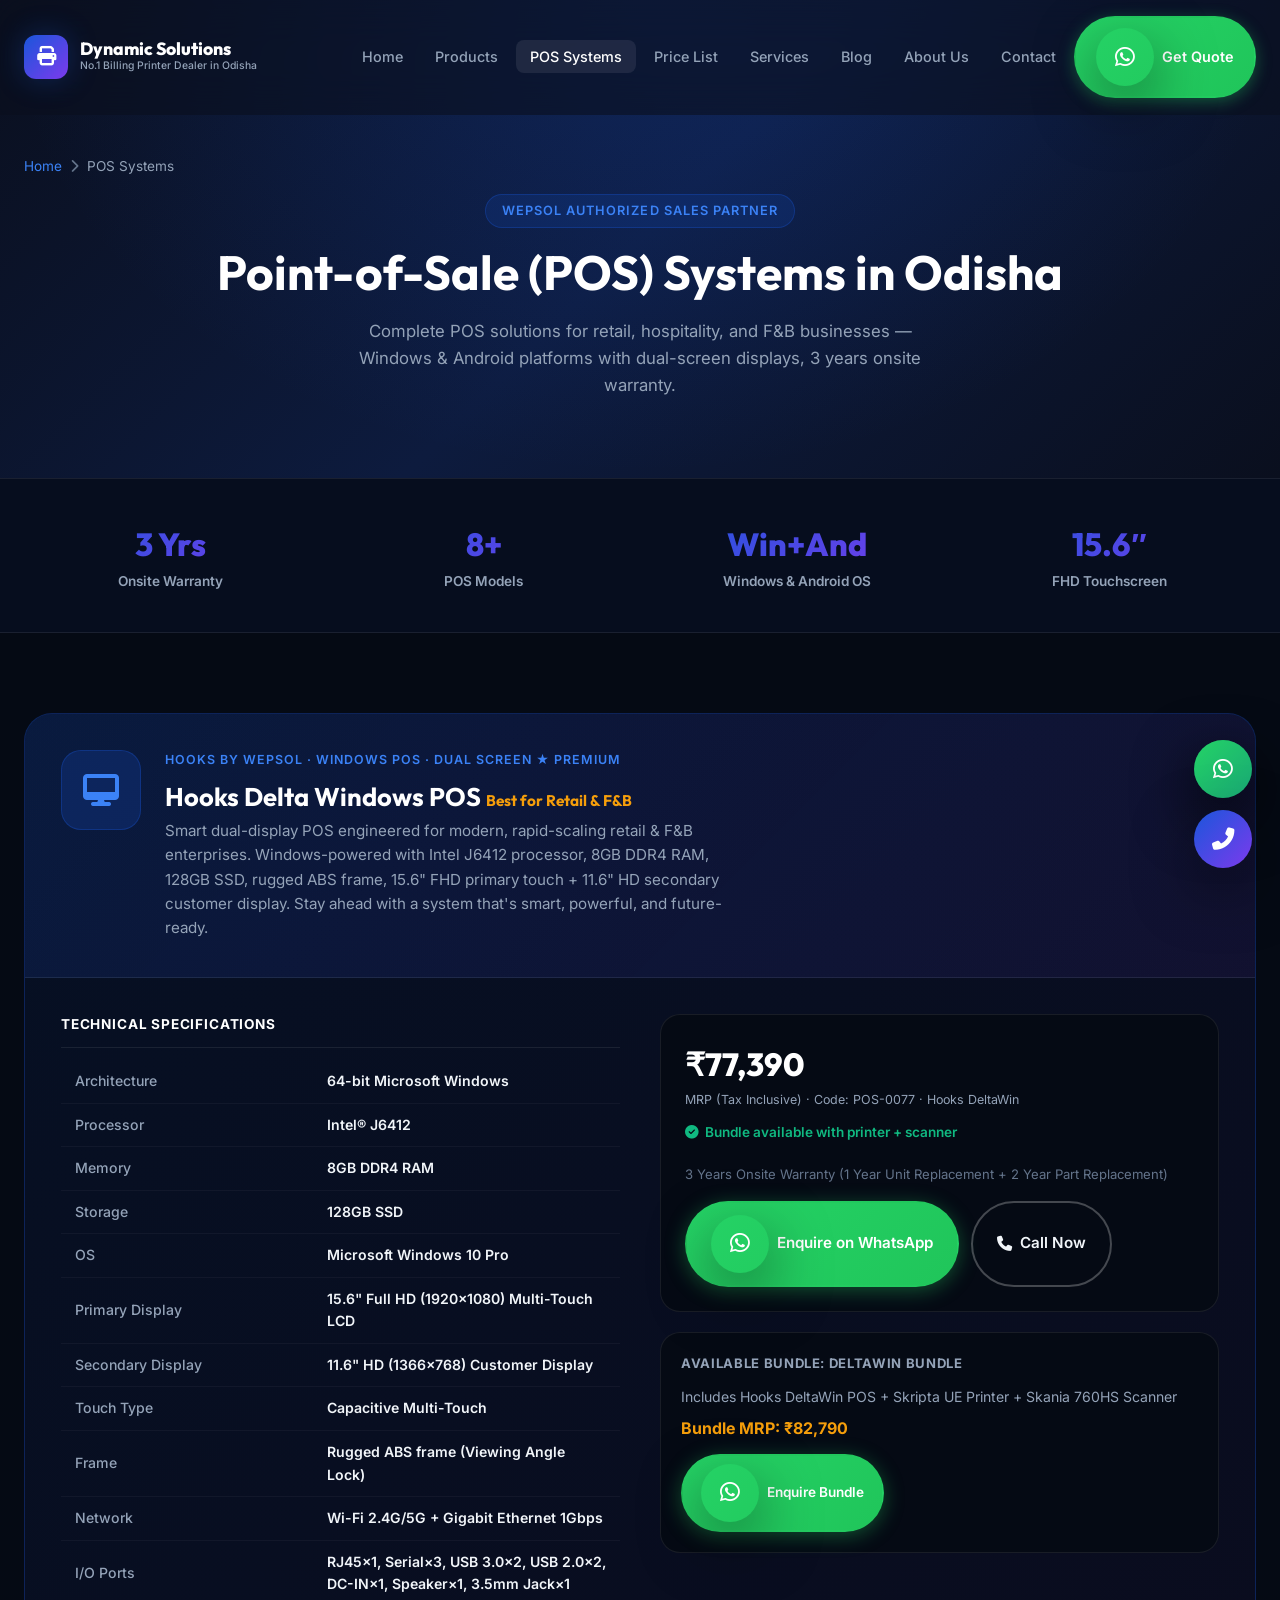
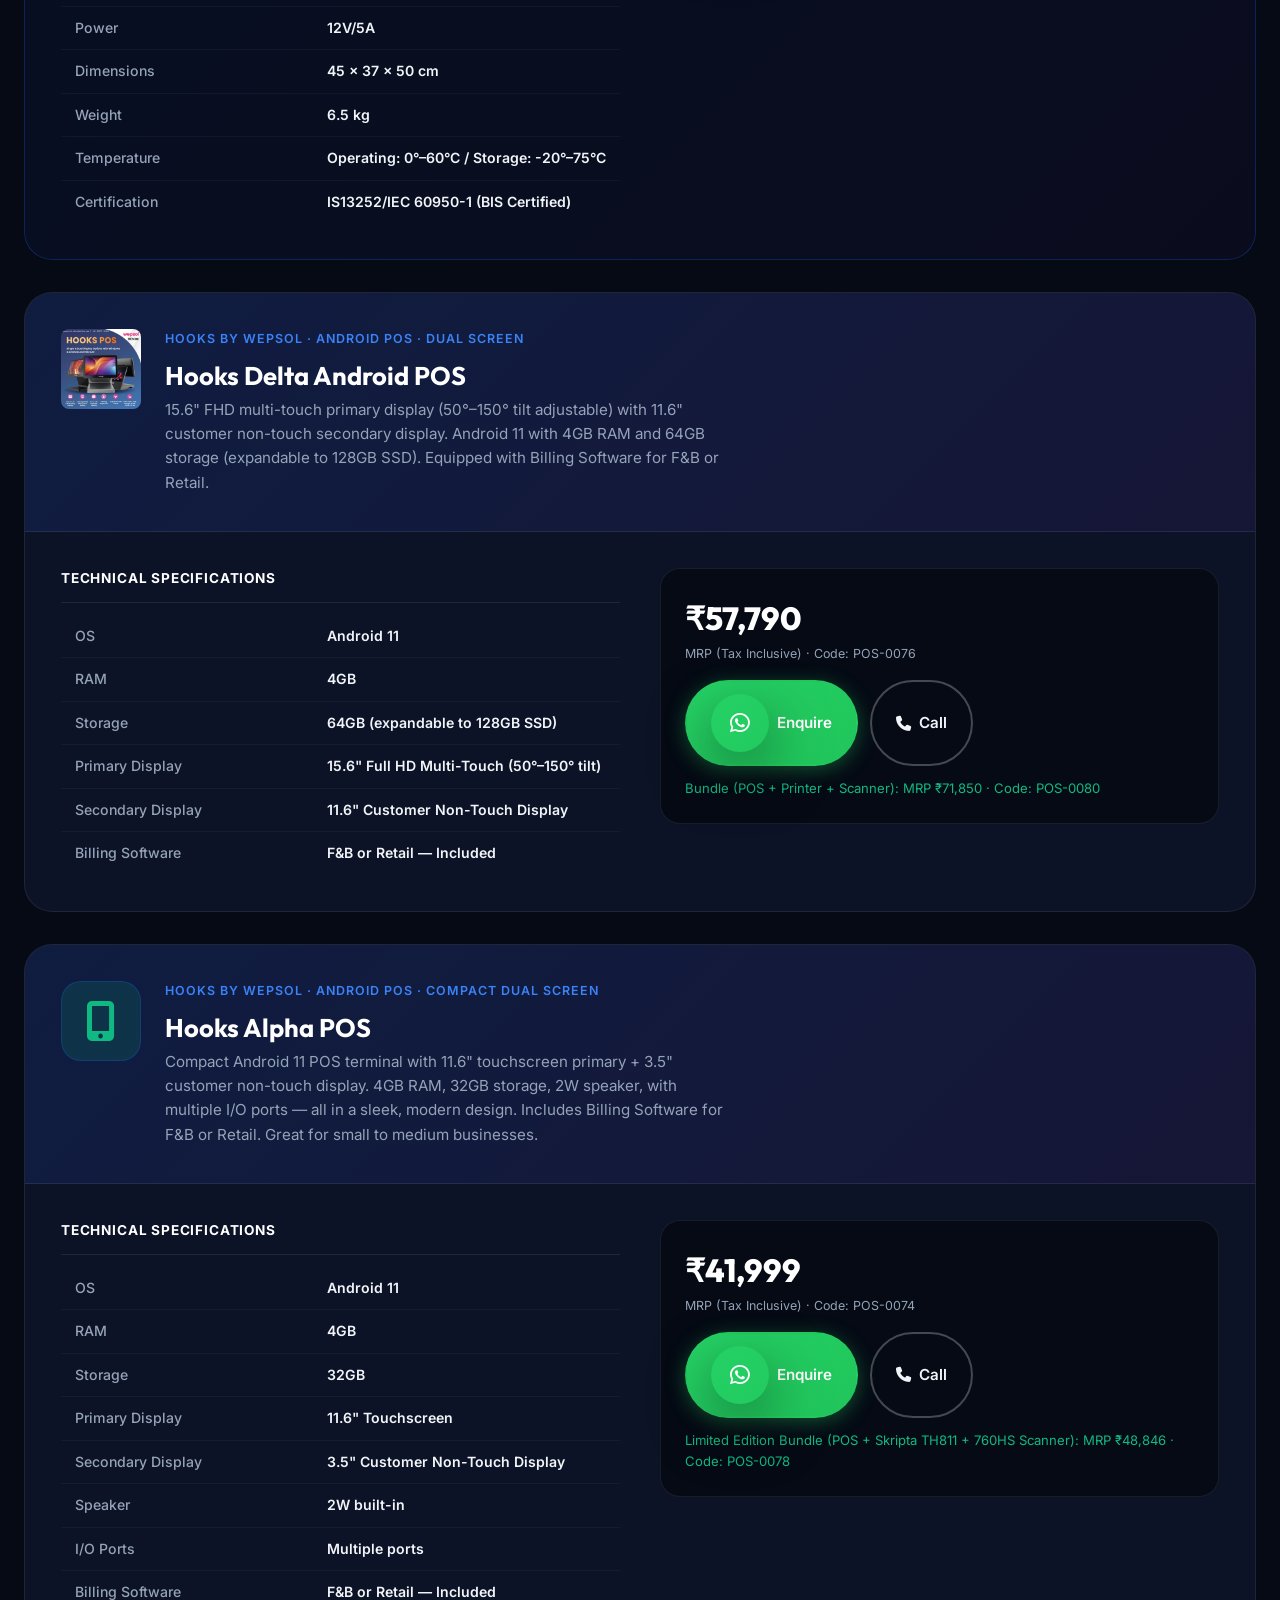
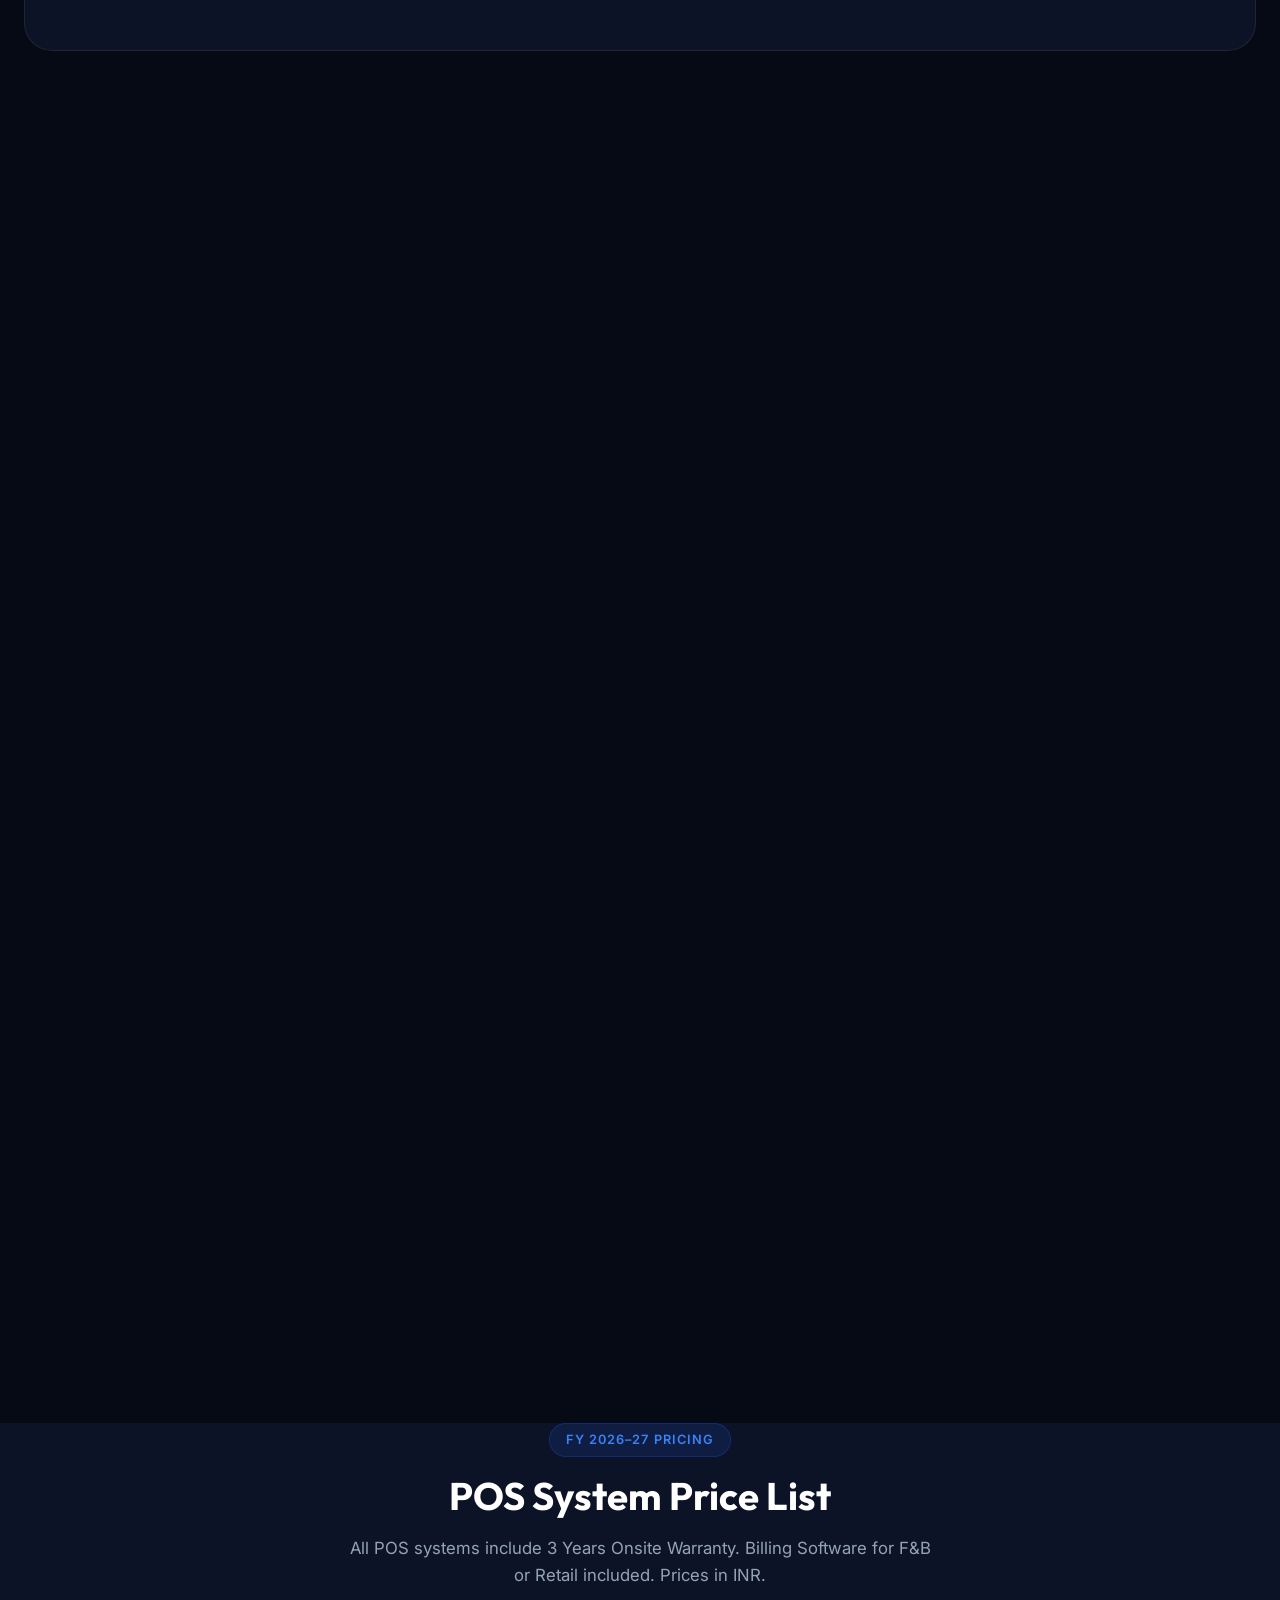
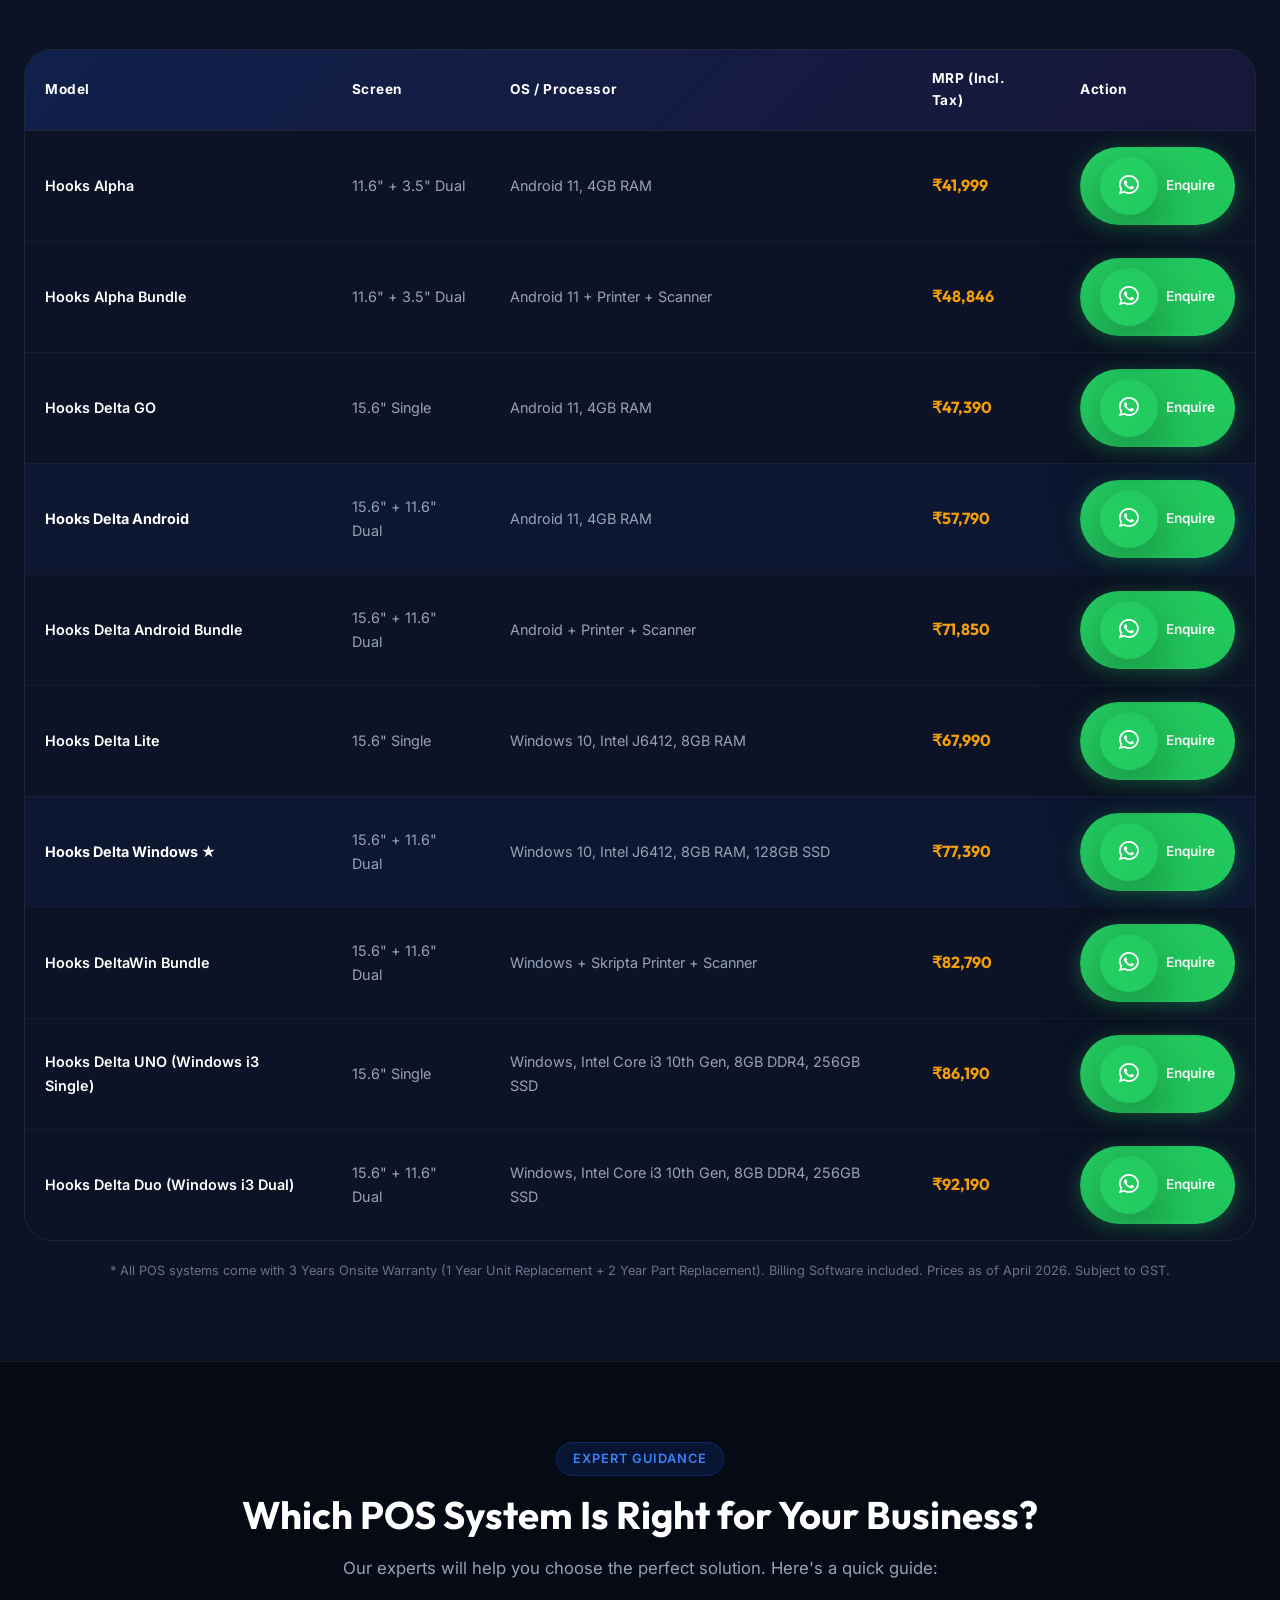
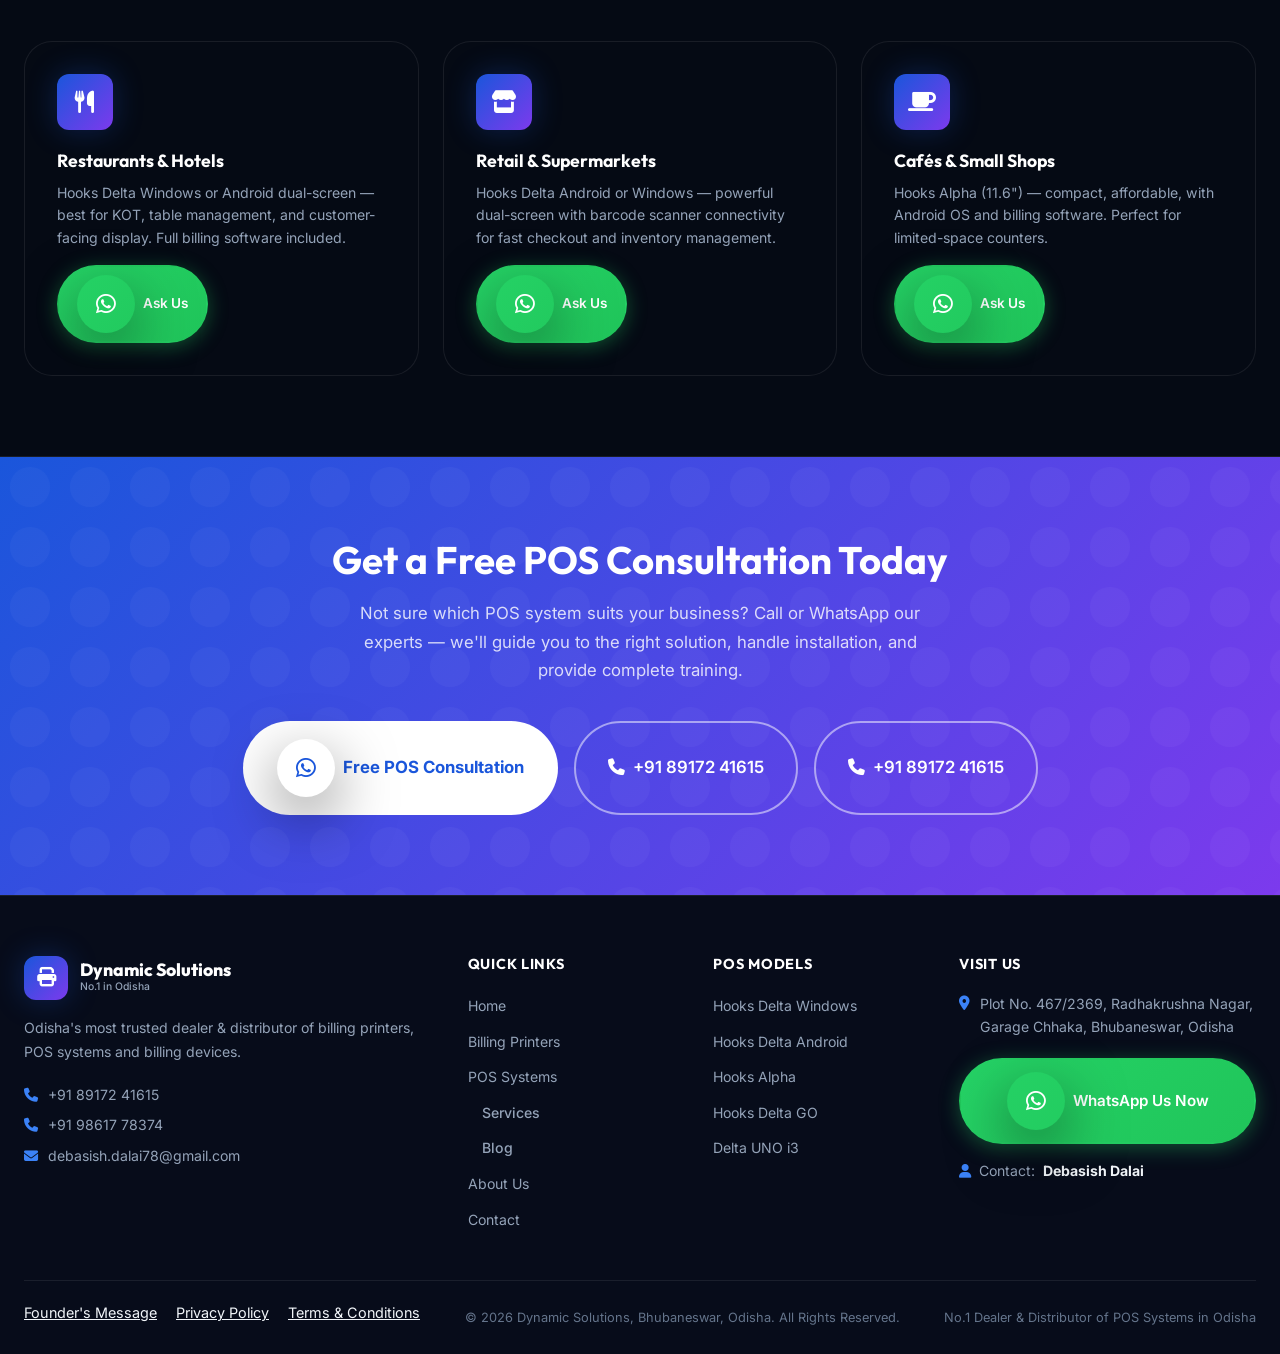
<file: pos.html>
﻿<!DOCTYPE html>
<html lang="en">

<head>
  <meta charset="UTF-8" />
  <meta name="viewport" content="width=device-width, initial-scale=1.0" />

  <!-- Primary Meta Tags -->
  <title>POS Systems & Hardware for Retail & Restaurants in Odisha</title>
  <meta name="title" content="POS Systems & Hardware for Retail & Restaurants in Odisha" />
  <meta name="description" content="Upgrade your checkout experience with advanced POS touch systems and billing terminals. Perfect for supermarkets, restaurants, and retail stores in Bhubaneswar and beyond." />

  <!-- Open Graph / Facebook -->
  <meta property="og:type" content="website" />
  <meta property="og:url" content="https://dynamicsolutionodisha.com/pos.html" />
  <meta property="og:title" content="POS Systems & Hardware for Retail & Restaurants in Odisha" />
  <meta property="og:description" content="Upgrade your checkout experience with advanced POS touch systems and billing terminals. Perfect for supermarkets, restaurants, and retail stores in Bhubaneswar and beyond." />
  <meta property="og:image" content="https://dynamicsolutionodisha.com/assets/images/pos-machine.webp" />

  <!-- X (Twitter) -->
  <meta property="twitter:card" content="summary_large_image" />
  <meta property="twitter:url" content="https://dynamicsolutionodisha.com/pos.html" />
  <meta property="twitter:title" content="POS Systems & Hardware for Retail & Restaurants in Odisha" />
  <meta property="twitter:description" content="Upgrade your checkout experience with advanced POS touch systems and billing terminals. Perfect for supermarkets, restaurants, and retail stores in Bhubaneswar and beyond." />
  <meta property="twitter:image" content="https://dynamicsolutionodisha.com/assets/images/pos-machine.webp" />



  <meta name="keywords"
    content="POS system Bhubaneswar, POS terminal Odisha, Hooks Delta Windows POS, Android POS Odisha, billing POS Bhubaneswar, restaurant POS Odisha, retail POS system Odisha, touchscreen billing machine Odisha" />
  <link rel="canonical" href="https://dynamicsolutionodisha.com/pos.html" />

  <link rel="preconnect" href="https://fonts.googleapis.com" />
  <link rel="preconnect" href="https://fonts.gstatic.com" crossorigin />
  <link
    href="https://fonts.googleapis.com/css2?family=Inter:wght@300;400;500;600;700;800;900&family=Outfit:wght@400;600;700;800&display=swap"
    rel="stylesheet" />
  <link rel="stylesheet" href="https://cdnjs.cloudflare.com/ajax/libs/font-awesome/6.5.0/css/all.min.css" />
  <link rel="stylesheet" href="css/style.css" />
  <link rel="icon" href="assets/favicon.png" type="image/png" />

  <!-- Google Analytics -->
  <script async src="https://www.googletagmanager.com/gtag/js?id=G-PHNLY70PSQ"></script>
  <script>
    window.dataLayer = window.dataLayer || [];
    function gtag(){dataLayer.push(arguments);}
    gtag('js', new Date());
    gtag('config', 'G-PHNLY70PSQ');
  </script>
</head>

<body>

  <!-- FABs -->
  <div class="fab-container">
    <a href="https://wa.me/918917241615?text=Hello!%20I%20am%20interested%20in%20a%20POS%20system.%20Please%20help%20me%20choose."
      class="fab fab-whatsapp" target="_blank" rel="noopener" aria-label="WhatsApp">
      <i class="fab fa-whatsapp"></i><span class="fab-tooltip">Ask on WhatsApp</span>
    </a>
    <a href="tel:+918917241615" class="fab fab-call" aria-label="Call">
      <i class="fas fa-phone-alt"></i><span class="fab-tooltip">Call Now</span>
    </a>
  </div>

  <!-- Header -->
  <header class="header" id="mainHeader">
    <div class="container">
      <nav class="nav">
        <a href="index.html" class="logo">
          <div class="logo-icon"><i class="fas fa-print"></i></div>
          <div class="logo-text">
            <span class="logo-name">Dynamic Solutions</span>
            <span class="logo-tagline">No.1 Billing Printer Dealer in Odisha</span>
          </div>
        </a>
        <ul class="nav-links" id="navLinks">
          <li><a href="index.html" class="nav-link">Home</a></li>
          <li><a href="products.html" class="nav-link">Products</a></li>
          <li><a href="pos.html" class="nav-link active">POS Systems</a></li>
          <li><a href="pricelist.html" class="nav-link">Price List</a></li>
          <li><a href="services.html" class="nav-link">Services</a></li>
          <li><a href="blog.html" class="nav-link">Blog</a></li>
          <li><a href="about.html" class="nav-link">About Us</a></li>
          <li><a href="contact.html" class="nav-link">Contact</a></li>
          <li><a href="https://wa.me/918917241615?text=Hello!%20I%20need%20a%20POS%20quote."
              class="btn btn-primary nav-cta" target="_blank" rel="noopener"><i class="fab fa-whatsapp"></i> Get
              Quote</a></li>
        </ul>
        <button class="hamburger" id="hamburger"
          aria-label="Toggle menu"><span></span><span></span><span></span></button>
      </nav>
    </div>
  </header>

  <!-- Page Hero -->
  <section class="page-hero">
    <div class="container">
      <div class="breadcrumb">
        <a href="index.html">Home</a>
        <span class="sep"><i class="fas fa-chevron-right"></i></span>
        <span>POS Systems</span>
      </div>
      <span class="section-tag">Wepsol Authorized Sales Partner</span>
      <h1>Point-of-Sale (POS) Systems in Odisha</h1>
      <p>Complete POS solutions for retail, hospitality, and F&B businesses — Windows & Android platforms with
        dual-screen displays, 3 years onsite warranty.</p>
    </div>
  </section>

  <!-- POS Comparison Banner -->
  <section
    style="padding: 40px 0; background: rgba(26,86,219,0.05); border-top: 1px solid var(--border); border-bottom: 1px solid var(--border);">
    <div class="container">
      <div style="display: grid; grid-template-columns: repeat(4, 1fr); gap: 20px; text-align: center;">
        <div>
          <div
            style="font-family: var(--font-heading); font-size: 2rem; font-weight: 800; background: var(--gradient-primary); -webkit-background-clip: text; -webkit-text-fill-color: transparent; background-clip: text;">
            3 Yrs</div>
          <div style="font-size: 0.85rem; color: var(--text-muted); font-weight: 600;">Onsite Warranty</div>
        </div>
        <div>
          <div
            style="font-family: var(--font-heading); font-size: 2rem; font-weight: 800; background: var(--gradient-primary); -webkit-background-clip: text; -webkit-text-fill-color: transparent; background-clip: text;">
            8+</div>
          <div style="font-size: 0.85rem; color: var(--text-muted); font-weight: 600;">POS Models</div>
        </div>
        <div>
          <div
            style="font-family: var(--font-heading); font-size: 2rem; font-weight: 800; background: var(--gradient-primary); -webkit-background-clip: text; -webkit-text-fill-color: transparent; background-clip: text;">
            Win+And</div>
          <div style="font-size: 0.85rem; color: var(--text-muted); font-weight: 600;">Windows & Android OS</div>
        </div>
        <div>
          <div
            style="font-family: var(--font-heading); font-size: 2rem; font-weight: 800; background: var(--gradient-primary); -webkit-background-clip: text; -webkit-text-fill-color: transparent; background-clip: text;">
            15.6″</div>
          <div style="font-size: 0.85rem; color: var(--text-muted); font-weight: 600;">FHD Touchscreen</div>
        </div>
      </div>
    </div>
  </section>

  <!-- POS Products -->
  <section class="section">
    <div class="container">

      <!-- Hooks Delta Windows -->
      <article class="product-detail-card" id="delta-windows"
        style="margin-bottom: 32px; border-color: rgba(26,86,219,0.3); background: linear-gradient(135deg, rgba(26,86,219,0.08), rgba(124,58,237,0.05));">
        <div class="product-detail-header">
          <div class="product-detail-icon" style="background: rgba(26,86,219,0.2); font-size: 2rem;"><i
              class="fas fa-desktop"></i></div>
          <div class="product-detail-meta">
            <span class="brand-tag">Hooks by Wepsol · Windows POS · Dual Screen ★ Premium</span>
            <h2>Hooks Delta Windows POS <span style="font-size:0.6em; color: var(--accent);">Best for Retail &
                F&B</span></h2>
            <p>Smart dual-display POS engineered for modern, rapid-scaling retail & F&B enterprises. Windows-powered
              with Intel J6412 processor, 8GB DDR4 RAM, 128GB SSD, rugged ABS frame, 15.6" FHD primary touch + 11.6" HD
              secondary customer display. Stay ahead with a system that's smart, powerful, and future-ready.</p>
          </div>
        </div>
        <div class="product-detail-body">
          <div>
            <table class="spec-table">
              <caption>Technical Specifications</caption>
              <tbody>
                <tr>
                  <td>Architecture</td>
                  <td>64-bit Microsoft Windows</td>
                </tr>
                <tr>
                  <td>Processor</td>
                  <td>Intel® J6412</td>
                </tr>
                <tr>
                  <td>Memory</td>
                  <td>8GB DDR4 RAM</td>
                </tr>
                <tr>
                  <td>Storage</td>
                  <td>128GB SSD</td>
                </tr>
                <tr>
                  <td>OS</td>
                  <td>Microsoft Windows 10 Pro</td>
                </tr>
                <tr>
                  <td>Primary Display</td>
                  <td>15.6" Full HD (1920×1080) Multi-Touch LCD</td>
                </tr>
                <tr>
                  <td>Secondary Display</td>
                  <td>11.6" HD (1366×768) Customer Display</td>
                </tr>
                <tr>
                  <td>Touch Type</td>
                  <td>Capacitive Multi-Touch</td>
                </tr>
                <tr>
                  <td>Frame</td>
                  <td>Rugged ABS frame (Viewing Angle Lock)</td>
                </tr>
                <tr>
                  <td>Network</td>
                  <td>Wi-Fi 2.4G/5G + Gigabit Ethernet 1Gbps</td>
                </tr>
                <tr>
                  <td>I/O Ports</td>
                  <td>RJ45×1, Serial×3, USB 3.0×2, USB 2.0×2, DC-IN×1, Speaker×1, 3.5mm Jack×1</td>
                </tr>
                <tr>
                  <td>Power</td>
                  <td>12V/5A</td>
                </tr>
                <tr>
                  <td>Dimensions</td>
                  <td>45 × 37 × 50 cm</td>
                </tr>
                <tr>
                  <td>Weight</td>
                  <td>6.5 kg</td>
                </tr>
                <tr>
                  <td>Temperature</td>
                  <td>Operating: 0°–60°C / Storage: -20°–75°C</td>
                </tr>
                <tr>
                  <td>Certification</td>
                  <td>IS13252/IEC 60950-1 (BIS Certified)</td>
                </tr>
              </tbody>
            </table>
          </div>
          <div>
            <div class="product-price-box">
              <span class="price-box-mrp">₹77,390</span>
              <span class="price-box-label">MRP (Tax Inclusive) · Code: POS-0077 · Hooks DeltaWin</span>
              <span class="price-box-dtp"><i class="fas fa-check-circle"></i> Bundle available with printer +
                scanner</span>
              <p style="font-size: 0.82rem; color: var(--text-subtle); margin: 8px 0 16px;">3 Years Onsite Warranty (1
                Year Unit Replacement + 2 Year Part Replacement)</p>
              <div class="product-detail-actions">
                <a href="https://wa.me/918917241615?text=Hello!%20I%20am%20interested%20in%20Hooks%20Delta%20Windows%20POS%20(15.6%22%20dual%20screen).%20Please%20share%20price%20and%20details."
                  class="btn btn-whatsapp" target="_blank" rel="noopener" id="waDetailDeltaWin">
                  <i class="fab fa-whatsapp"></i> Enquire on WhatsApp
                </a>
                <a href="tel:+918917241615" class="btn btn-outline" id="callDetailDeltaWin"><i class="fas fa-phone"></i>
                  Call Now</a>
              </div>
            </div>

            <div
              style="background: var(--bg); border: 1px solid var(--border); border-radius: var(--radius-lg); padding: 20px; margin-top: 20px;">
              <p
                style="font-size: 0.82rem; font-weight: 700; color: var(--text-muted); text-transform: uppercase; letter-spacing: 0.05em; margin-bottom: 12px;">
                Available Bundle: DeltaWin Bundle</p>
              <p style="font-size: 0.88rem; color: var(--text-muted); line-height: 1.6;">Includes Hooks DeltaWin POS +
                Skripta UE Printer + Skania 760HS Scanner</p>
              <p style="font-size: 1rem; font-weight: 700; color: var(--accent); margin-top: 8px;">Bundle MRP: ₹82,790
              </p>
              <a href="https://wa.me/918917241615?text=Hello!%20I%20am%20interested%20in%20the%20DeltaWin%20Bundle%20(POS%20%2B%20Printer%20%2B%20Scanner).%20Please%20share%20price."
                class="btn btn-whatsapp btn-sm" target="_blank" rel="noopener" style="margin-top: 12px;"
                id="waBundleDeltaWin">
                <i class="fab fa-whatsapp"></i> Enquire Bundle
              </a>
            </div>
          </div>
        </div>
      </article>

      <!-- Hooks Delta Android -->
      <article class="product-detail-card" id="delta-android">
        <div class="product-detail-header">
          <div class="product-detail-icon" style="background:none; border:none; padding:0;"><img
              src="assets/images/pos-machine.webp"
              style="width: 100%; height: 100%; object-fit: contain; border-radius: 8px;"></div>
          <div class="product-detail-meta">
            <span class="brand-tag">Hooks by Wepsol · Android POS · Dual Screen</span>
            <h2>Hooks Delta Android POS</h2>
            <p>15.6" FHD multi-touch primary display (50°–150° tilt adjustable) with 11.6" customer non-touch secondary
              display. Android 11 with 4GB RAM and 64GB storage (expandable to 128GB SSD). Equipped with Billing
              Software for F&B or Retail.</p>
          </div>
        </div>
        <div class="product-detail-body">
          <div>
            <table class="spec-table">
              <caption>Technical Specifications</caption>
              <tbody>
                <tr>
                  <td>OS</td>
                  <td>Android 11</td>
                </tr>
                <tr>
                  <td>RAM</td>
                  <td>4GB</td>
                </tr>
                <tr>
                  <td>Storage</td>
                  <td>64GB (expandable to 128GB SSD)</td>
                </tr>
                <tr>
                  <td>Primary Display</td>
                  <td>15.6" Full HD Multi-Touch (50°–150° tilt)</td>
                </tr>
                <tr>
                  <td>Secondary Display</td>
                  <td>11.6" Customer Non-Touch Display</td>
                </tr>
                <tr>
                  <td>Billing Software</td>
                  <td>F&B or Retail — Included</td>
                </tr>
              </tbody>
            </table>
          </div>
          <div>
            <div class="product-price-box">
              <span class="price-box-mrp">₹57,790</span>
              <span class="price-box-label">MRP (Tax Inclusive) · Code: POS-0076</span>
              <div class="product-detail-actions" style="margin-top: 16px;">
                <a href="https://wa.me/918917241615?text=Hello!%20I%20am%20interested%20in%20Hooks%20Delta%20Android%20POS%20(15.6%22%20dual%20screen).%20Please%20share%20price."
                  class="btn btn-whatsapp" target="_blank" rel="noopener" id="waDetailDeltaAndroid">
                  <i class="fab fa-whatsapp"></i> Enquire
                </a>
                <a href="tel:+918917241615" class="btn btn-outline" id="callDetailDeltaAndroid"><i
                    class="fas fa-phone"></i> Call</a>
              </div>
              <p style="margin-top: 12px; font-size: 0.82rem; color: var(--success);">Bundle (POS + Printer + Scanner):
                MRP ₹71,850 · Code: POS-0080</p>
            </div>
          </div>
        </div>
      </article>

      <!-- Hooks Alpha -->
      <article class="product-detail-card" id="delta-uno">
        <div class="product-detail-header">
          <div class="product-detail-icon" style="background: rgba(16,185,129,0.15); color: var(--success);"><i
              class="fas fa-mobile-alt"></i></div>
          <div class="product-detail-meta">
            <span class="brand-tag">Hooks by Wepsol · Android POS · Compact Dual Screen</span>
            <h2>Hooks Alpha POS</h2>
            <p>Compact Android 11 POS terminal with 11.6" touchscreen primary + 3.5" customer non-touch display. 4GB
              RAM, 32GB storage, 2W speaker, with multiple I/O ports — all in a sleek, modern design. Includes Billing
              Software for F&B or Retail. Great for small to medium businesses.</p>
          </div>
        </div>
        <div class="product-detail-body">
          <div>
            <table class="spec-table">
              <caption>Technical Specifications</caption>
              <tbody>
                <tr>
                  <td>OS</td>
                  <td>Android 11</td>
                </tr>
                <tr>
                  <td>RAM</td>
                  <td>4GB</td>
                </tr>
                <tr>
                  <td>Storage</td>
                  <td>32GB</td>
                </tr>
                <tr>
                  <td>Primary Display</td>
                  <td>11.6" Touchscreen</td>
                </tr>
                <tr>
                  <td>Secondary Display</td>
                  <td>3.5" Customer Non-Touch Display</td>
                </tr>
                <tr>
                  <td>Speaker</td>
                  <td>2W built-in</td>
                </tr>
                <tr>
                  <td>I/O Ports</td>
                  <td>Multiple ports</td>
                </tr>
                <tr>
                  <td>Billing Software</td>
                  <td>F&B or Retail — Included</td>
                </tr>
              </tbody>
            </table>
          </div>
          <div>
            <div class="product-price-box">
              <span class="price-box-mrp">₹41,999</span>
              <span class="price-box-label">MRP (Tax Inclusive) · Code: POS-0074</span>
              <div class="product-detail-actions" style="margin-top: 16px;">
                <a href="https://wa.me/918917241615?text=Hello!%20I%20am%20interested%20in%20Hooks%20Alpha%20POS%20(11.6%22).%20Please%20share%20price."
                  class="btn btn-whatsapp" target="_blank" rel="noopener" id="waDetailAlpha">
                  <i class="fab fa-whatsapp"></i> Enquire
                </a>
                <a href="tel:+918917241615" class="btn btn-outline" id="callDetailAlpha"><i class="fas fa-phone"></i>
                  Call</a>
              </div>
              <p style="margin-top: 12px; font-size: 0.82rem; color: var(--success);">Limited Edition Bundle (POS +
                Skripta TH811 + 760HS Scanner): MRP ₹48,846 · Code: POS-0078</p>
            </div>
          </div>
        </div>
      </article>

      <!-- Hooks Delta UNO / Delta Go -->
      <article class="product-detail-card" id="htm210">
        <div class="product-detail-header">
          <div class="product-detail-icon" style="background:none; border:none; padding:0;"><img
              src="assets/images/pos-machine.webp"
              style="width: 100%; height: 100%; object-fit: contain; border-radius: 8px;"></div>
          <div class="product-detail-meta">
            <span class="brand-tag">Hooks by Wepsol · Android POS · Single Screen</span>
            <h2>Hooks Delta GO</h2>
            <p>15.6" FHD multi-touch single-screen Android POS with 4GB RAM, 64GB storage (expandable). Power performer
              for modern retail and F&B. Industrial-grade build with design-led aesthetics. Ideal for single-screen
              operations at counter or table.</p>
          </div>
        </div>
        <div class="product-detail-body">
          <div>
            <table class="spec-table">
              <caption>Technical Specifications</caption>
              <tbody>
                <tr>
                  <td>OS</td>
                  <td>Android 11</td>
                </tr>
                <tr>
                  <td>Display</td>
                  <td>15.6" Full HD Multi-Touch (50°–150° tilt)</td>
                </tr>
                <tr>
                  <td>RAM</td>
                  <td>4GB</td>
                </tr>
                <tr>
                  <td>Storage</td>
                  <td>64GB (expandable to 128GB SSD)</td>
                </tr>
                <tr>
                  <td>Processor</td>
                  <td>Intel® J6412 (Green®)</td>
                </tr>
                <tr>
                  <td>Frame</td>
                  <td>ABS engineered frame</td>
                </tr>
              </tbody>
            </table>
          </div>
          <div>
            <div class="product-price-box">
              <span class="price-box-mrp">₹47,390</span>
              <span class="price-box-label">MRP (Tax Inclusive) · Hooks DELTA Go · 15.6" Single Screen</span>
              <div class="product-detail-actions" style="margin-top: 16px;">
                <a href="https://wa.me/918917241615?text=Hello!%20I%20am%20interested%20in%20Hooks%20Delta%20GO%20POS%20(15.6%22%20single%20screen%20Android).%20Please%20share%20price."
                  class="btn btn-whatsapp" target="_blank" rel="noopener" id="waDetailDeltaGo">
                  <i class="fab fa-whatsapp"></i> Enquire
                </a>
                <a href="tel:+918917241615" class="btn btn-outline" id="callDetailDeltaGo"><i class="fas fa-phone"></i>
                  Call</a>
              </div>
            </div>
          </div>
        </div>
      </article>

      <!-- Hooks Delta Uno Windows i3 -->
      <article class="product-detail-card" id="delta-win-i3">
        <div class="product-detail-header">
          <div class="product-detail-icon" style="background: rgba(124,58,237,0.15); color: #a78bfa;"><i
              class="fas fa-microchip"></i></div>
          <div class="product-detail-meta">
            <span class="brand-tag">Hooks by Wepsol · Windows i3 POS · High Performance</span>
            <h2>Hooks Delta UNO (Windows i3)</h2>
            <p>High-performance Windows-based POS powered by Intel® Core™ i3 10th Gen processor. 15.6" Full HD touch
              display, 8GB DDR4 RAM, and 256GB SSD for fast and reliable operations. Ideal for high-transaction
              businesses needing the power of Intel Core™ processors.</p>
          </div>
        </div>
        <div class="product-detail-body">
          <div>
            <table class="spec-table">
              <caption>Technical Specifications</caption>
              <tbody>
                <tr>
                  <td>Processor</td>
                  <td>Intel® Core™ i3 10th Gen</td>
                </tr>
                <tr>
                  <td>RAM</td>
                  <td>8GB DDR4</td>
                </tr>
                <tr>
                  <td>Storage</td>
                  <td>256GB SSD</td>
                </tr>
                <tr>
                  <td>OS</td>
                  <td>Windows</td>
                </tr>
                <tr>
                  <td>Display</td>
                  <td>15.6" Full HD Touch</td>
                </tr>
              </tbody>
            </table>
          </div>
          <div>
            <div class="product-price-box">
              <span class="price-box-mrp">₹86,190</span>
              <span class="price-box-label">MRP · Hooks Delta Uno (Windows i3) · Single Screen</span>
              <p style="font-size: 0.82rem; color: var(--success); margin-bottom: 16px;">Dual Screen (i3) version
                available: MRP ₹92,190</p>
              <div class="product-detail-actions">
                <a href="https://wa.me/918917241615?text=Hello!%20I%20am%20interested%20in%20Hooks%20Delta%20UNO%20Windows%20i3%20POS.%20Please%20share%20price."
                  class="btn btn-whatsapp" target="_blank" rel="noopener" id="waDetailDeltaUno">
                  <i class="fab fa-whatsapp"></i> Enquire
                </a>
                <a href="tel:+918917241615" class="btn btn-outline" id="callDetailDeltaUno"><i class="fas fa-phone"></i>
                  Call</a>
              </div>
            </div>
          </div>
        </div>
      </article>

    </div>
  </section>

  <!-- POS Price Table -->
  <section class="section pricing-table-section" style="background: var(--bg-card); padding-top: 0;">
    <div class="container">
      <div class="section-header">
        <span class="section-tag">FY 2026–27 Pricing</span>
        <h2 class="section-title">POS System Price List</h2>
        <p class="section-subtitle">All POS systems include 3 Years Onsite Warranty. Billing Software for F&B or Retail
          included. Prices in INR.</p>
      </div>
      <div class="pricing-table-wrap">
        <table class="pricing-table">
          <thead>
            <tr>
              <th>Model</th>
              <th>Screen</th>
              <th>OS / Processor</th>
              <th>MRP (Incl. Tax)</th>
              <th>Action</th>
            </tr>
          </thead>
          <tbody>
            <tr>
              <td>Hooks Alpha</td>
              <td>11.6" + 3.5" Dual</td>
              <td>Android 11, 4GB RAM</td>
              <td class="mrp-cell">₹41,999</td>
              <td class="enquire-cell"><a href="https://wa.me/918917241615?text=Enquiry:%20Hooks%20Alpha%20POS%20price"
                  class="btn btn-whatsapp btn-sm" target="_blank" rel="noopener" id="tableWaAlpha"><i
                    class="fab fa-whatsapp"></i> Enquire</a></td>
            </tr>
            <tr>
              <td>Hooks Alpha Bundle</td>
              <td>11.6" + 3.5" Dual</td>
              <td>Android 11 + Printer + Scanner</td>
              <td class="mrp-cell">₹48,846</td>
              <td class="enquire-cell"><a
                  href="https://wa.me/918917241615?text=Enquiry:%20Hooks%20Alpha%20Bundle%20price"
                  class="btn btn-whatsapp btn-sm" target="_blank" rel="noopener" id="tableWaAlphaBundle"><i
                    class="fab fa-whatsapp"></i> Enquire</a></td>
            </tr>
            <tr>
              <td>Hooks Delta GO</td>
              <td>15.6" Single</td>
              <td>Android 11, 4GB RAM</td>
              <td class="mrp-cell">₹47,390</td>
              <td class="enquire-cell"><a
                  href="https://wa.me/918917241615?text=Enquiry:%20Hooks%20Delta%20GO%20POS%20price"
                  class="btn btn-whatsapp btn-sm" target="_blank" rel="noopener" id="tableWaDeltaGo"><i
                    class="fab fa-whatsapp"></i> Enquire</a></td>
            </tr>
            <tr style="background: rgba(26,86,219,0.06);">
              <td><strong>Hooks Delta Android</strong></td>
              <td>15.6" + 11.6" Dual</td>
              <td>Android 11, 4GB RAM</td>
              <td class="mrp-cell">₹57,790</td>
              <td class="enquire-cell"><a
                  href="https://wa.me/918917241615?text=Enquiry:%20Hooks%20Delta%20Android%20POS%20price"
                  class="btn btn-whatsapp btn-sm" target="_blank" rel="noopener" id="tableWaDeltaAndroid"><i
                    class="fab fa-whatsapp"></i> Enquire</a></td>
            </tr>
            <tr>
              <td>Hooks Delta Android Bundle</td>
              <td>15.6" + 11.6" Dual</td>
              <td>Android + Printer + Scanner</td>
              <td class="mrp-cell">₹71,850</td>
              <td class="enquire-cell"><a
                  href="https://wa.me/918917241615?text=Enquiry:%20Hooks%20Delta%20Android%20Bundle%20price"
                  class="btn btn-whatsapp btn-sm" target="_blank" rel="noopener" id="tableWaDeltaAndroidBundle"><i
                    class="fab fa-whatsapp"></i> Enquire</a></td>
            </tr>
            <tr>
              <td>Hooks Delta Lite</td>
              <td>15.6" Single</td>
              <td>Windows 10, Intel J6412, 8GB RAM</td>
              <td class="mrp-cell">₹67,990</td>
              <td class="enquire-cell"><a
                  href="https://wa.me/918917241615?text=Enquiry:%20Hooks%20Delta%20Lite%20Windows%20POS%20price"
                  class="btn btn-whatsapp btn-sm" target="_blank" rel="noopener" id="tableWaDeltaLite"><i
                    class="fab fa-whatsapp"></i> Enquire</a></td>
            </tr>
            <tr style="background: rgba(26,86,219,0.06);">
              <td><strong>Hooks Delta Windows ★</strong></td>
              <td>15.6" + 11.6" Dual</td>
              <td>Windows 10, Intel J6412, 8GB RAM, 128GB SSD</td>
              <td class="mrp-cell">₹77,390</td>
              <td class="enquire-cell"><a
                  href="https://wa.me/918917241615?text=Enquiry:%20Hooks%20Delta%20Windows%20POS%20dual%20screen%20price"
                  class="btn btn-whatsapp btn-sm" target="_blank" rel="noopener" id="tableWaDeltaWin"><i
                    class="fab fa-whatsapp"></i> Enquire</a></td>
            </tr>
            <tr>
              <td>Hooks DeltaWin Bundle</td>
              <td>15.6" + 11.6" Dual</td>
              <td>Windows + Skripta Printer + Scanner</td>
              <td class="mrp-cell">₹82,790</td>
              <td class="enquire-cell"><a
                  href="https://wa.me/918917241615?text=Enquiry:%20Hooks%20DeltaWin%20Bundle%20price"
                  class="btn btn-whatsapp btn-sm" target="_blank" rel="noopener" id="tableWaDeltaWinBundle"><i
                    class="fab fa-whatsapp"></i> Enquire</a></td>
            </tr>
            <tr>
              <td>Hooks Delta UNO (Windows i3 Single)</td>
              <td>15.6" Single</td>
              <td>Windows, Intel Core i3 10th Gen, 8GB DDR4, 256GB SSD</td>
              <td class="mrp-cell">₹86,190</td>
              <td class="enquire-cell"><a
                  href="https://wa.me/918917241615?text=Enquiry:%20Hooks%20Delta%20UNO%20i3%20Single%20screen%20price"
                  class="btn btn-whatsapp btn-sm" target="_blank" rel="noopener" id="tableWaDeltaUnoSingle"><i
                    class="fab fa-whatsapp"></i> Enquire</a></td>
            </tr>
            <tr>
              <td>Hooks Delta Duo (Windows i3 Dual)</td>
              <td>15.6" + 11.6" Dual</td>
              <td>Windows, Intel Core i3 10th Gen, 8GB DDR4, 256GB SSD</td>
              <td class="mrp-cell">₹92,190</td>
              <td class="enquire-cell"><a
                  href="https://wa.me/918917241615?text=Enquiry:%20Hooks%20Delta%20Duo%20i3%20Dual%20screen%20price"
                  class="btn btn-whatsapp btn-sm" target="_blank" rel="noopener" id="tableWaDeltaDuo"><i
                    class="fab fa-whatsapp"></i> Enquire</a></td>
            </tr>
          </tbody>
        </table>
      </div>
      <p style="text-align: center; font-size: 0.8rem; color: var(--text-subtle); margin-top: 20px;">
        * All POS systems come with 3 Years Onsite Warranty (1 Year Unit Replacement + 2 Year Part Replacement). Billing
        Software included. Prices as of April 2026. Subject to GST.
      </p>
    </div>
  </section>

  <!-- Which POS is Right for You -->
  <section class="section why-us" style="background: var(--bg);">
    <div class="container">
      <div class="section-header">
        <span class="section-tag">Expert Guidance</span>
        <h2 class="section-title">Which POS System Is Right for Your Business?</h2>
        <p class="section-subtitle">Our experts will help you choose the perfect solution. Here's a quick guide:</p>
      </div>
      <div class="why-grid">
        <div class="why-card">
          <div class="why-icon"><i class="fas fa-utensils"></i></div>
          <h3>Restaurants & Hotels</h3>
          <p>Hooks Delta Windows or Android dual-screen — best for KOT, table management, and customer-facing display.
            Full billing software included.</p>
          <a href="https://wa.me/918917241615?text=I%20need%20a%20POS%20for%20my%20restaurant%20or%20hotel%20in%20Odisha.%20Please%20recommend."
            class="btn btn-whatsapp btn-sm" target="_blank" rel="noopener" style="margin-top: 16px;"
            id="posGuideRestaurant"><i class="fab fa-whatsapp"></i> Ask Us</a>
        </div>
        <div class="why-card">
          <div class="why-icon"><i class="fas fa-store"></i></div>
          <h3>Retail & Supermarkets</h3>
          <p>Hooks Delta Android or Windows — powerful dual-screen with barcode scanner connectivity for fast checkout
            and inventory management.</p>
          <a href="https://wa.me/918917241615?text=I%20need%20a%20POS%20for%20my%20retail%20store%20in%20Odisha.%20Please%20recommend."
            class="btn btn-whatsapp btn-sm" target="_blank" rel="noopener" style="margin-top: 16px;"
            id="posGuideRetail"><i class="fab fa-whatsapp"></i> Ask Us</a>
        </div>
        <div class="why-card">
          <div class="why-icon"><i class="fas fa-coffee"></i></div>
          <h3>Cafés & Small Shops</h3>
          <p>Hooks Alpha (11.6") — compact, affordable, with Android OS and billing software. Perfect for limited-space
            counters.</p>
          <a href="https://wa.me/918917241615?text=I%20need%20a%20compact%20POS%20for%20my%20cafe%20or%20small%20shop%20in%20Odisha.%20Please%20recommend."
            class="btn btn-whatsapp btn-sm" target="_blank" rel="noopener" style="margin-top: 16px;"
            id="posGuideCafe"><i class="fab fa-whatsapp"></i> Ask Us</a>
        </div>
      </div>
    </div>
  </section>

  <!-- CTA -->
  <section class="cta-banner">
    <div class="container">
      <div class="cta-content">
        <h2>Get a Free POS Consultation Today</h2>
        <p>Not sure which POS system suits your business? Call or WhatsApp our experts — we'll guide you to the right
          solution, handle installation, and provide complete training.</p>
        <div class="cta-actions">
          <a href="https://wa.me/918917241615?text=Hello!%20I%20need%20a%20POS%20system%20for%20my%20business%20in%20Odisha.%20Please%20help%20me%20choose%20the%20right%20one."
            class="btn btn-white btn-lg" target="_blank" rel="noopener" id="ctaWaPOS">
            <i class="fab fa-whatsapp"></i> Free POS Consultation
          </a>
          <a href="tel:+918917241615" class="btn btn-outline-white btn-lg" id="ctaCallPOS1"><i class="fas fa-phone"></i>
            +91 89172 41615</a>
          <a href="tel:+918917241615" class="btn btn-outline-white btn-lg" id="ctaCallPOS2"><i class="fas fa-phone"></i>
            +91 89172 41615</a>
        </div>
      </div>
    </div>
  </section>

  <!-- Footer -->
  <footer class="footer" id="mainFooter">
    <div class="container">
      <div class="footer-grid">
        <div class="footer-brand">
          <a href="index.html" class="logo">
            <div class="logo-icon"><i class="fas fa-print"></i></div>
            <div class="logo-text"><span class="logo-name">Dynamic Solutions</span><span class="logo-tagline">No.1 in
                Odisha</span></div>
          </a>
          <p>Odisha's most trusted dealer & distributor of billing printers, POS systems and billing devices.</p>
          <div class="footer-contact-quick">
            <a href="tel:+918917241615"><i class="fas fa-phone"></i> +91 89172 41615</a>
            <a href="tel:+919861778374"><i class="fas fa-phone"></i> +91 98617 78374</a>
            <a href="mailto:debasish.dalai78@gmail.com"><i class="fas fa-envelope"></i> debasish.dalai78@gmail.com</a>
          </div>
        </div>
        <div class="footer-links">
          <h4>Quick Links</h4>
          <ul>
            <li><a href="index.html">Home</a></li>
            <li><a href="products.html">Billing Printers</a></li>
            <li><a href="pos.html">POS Systems</a></li>
            <li><a href="services.html" class="nav-link">Services</a></li>
            <li><a href="blog.html" class="nav-link">Blog</a></li>
            <li><a href="about.html">About Us</a></li>
            <li><a href="contact.html">Contact</a></li>
          </ul>
        </div>
        <div class="footer-links">
          <h4>POS Models</h4>
          <ul>
            <li><a href="#delta-windows">Hooks Delta Windows</a></li>
            <li><a href="#delta-android">Hooks Delta Android</a></li>
            <li><a href="#delta-uno">Hooks Alpha</a></li>
            <li><a href="#htm210">Hooks Delta GO</a></li>
            <li><a href="#delta-win-i3">Delta UNO i3</a></li>
          </ul>
        </div>
        <div class="footer-contact">
          <h4>Visit Us</h4>
          <address>
            <p><i class="fas fa-map-marker-alt"></i>Plot No. 467/2369, Radhakrushna Nagar, Garage Chhaka, Bhubaneswar,
              Odisha</p>
          </address>
          <div class="footer-whatsapp"><a href="https://wa.me/918917241615" class="btn btn-whatsapp" target="_blank"
              rel="noopener"><i class="fab fa-whatsapp"></i> WhatsApp Us Now</a></div>
          <p class="contact-person"><i class="fas fa-user"></i> Contact: <strong>Debasish Dalai</strong></p>
        </div>
      </div>
      <div class="footer-bottom">
        <div style="margin-bottom: 10px; font-size: 0.9rem;">
          <a href="founder.html" style="color: inherit; text-decoration: underline; margin-right: 15px;">Founder's Message</a>
          <a href="privacy.html" style="color: inherit; text-decoration: underline; margin-right: 15px;">Privacy Policy</a>
          <a href="terms.html" style="color: inherit; text-decoration: underline;">Terms & Conditions</a>
        </div>
        <p>© 2026 Dynamic Solutions, Bhubaneswar, Odisha. All Rights Reserved.</p>
        <p>No.1 Dealer & Distributor of POS Systems in Odisha</p>
      </div>
    </div>
  </footer>


  <!-- Mobile Bottom Navigation Bar -->
  <nav class="mobile-bottom-nav" aria-label="Mobile navigation">
    <a href="index.html" class="mob-nav-item" id="mobNavHome">
      <i class="fas fa-home"></i>
      <span>Home</span>
    </a>
    <a href="products.html" class="mob-nav-item" id="mobNavProducts">
      <i class="fas fa-print"></i>
      <span>Printers</span>
    </a>
    <a href="https://wa.me/918917241615?text=Hello%20Dynamic%20Solutions!%20I%20need%20a%20billing%20printer%20or%20POS%20system."
      class="mob-nav-item mob-nav-wa" target="_blank" rel="noopener" id="mobNavWa">
      <i class="fab fa-whatsapp"></i>
      <span>WhatsApp</span>
    </a>
    <a href="pos.html" class="mob-nav-item" id="mobNavPOS">
      <i class="fas fa-desktop"></i>
      <span>POS</span>
    </a>
    <a href="tel:+918917241615" class="mob-nav-item mob-nav-call" id="mobNavCall">
      <i class="fas fa-phone"></i>
      <span>Call</span>
    </a>
  </nav>
  <script src="js/main.js"></script>
</body>

</html>
</file>
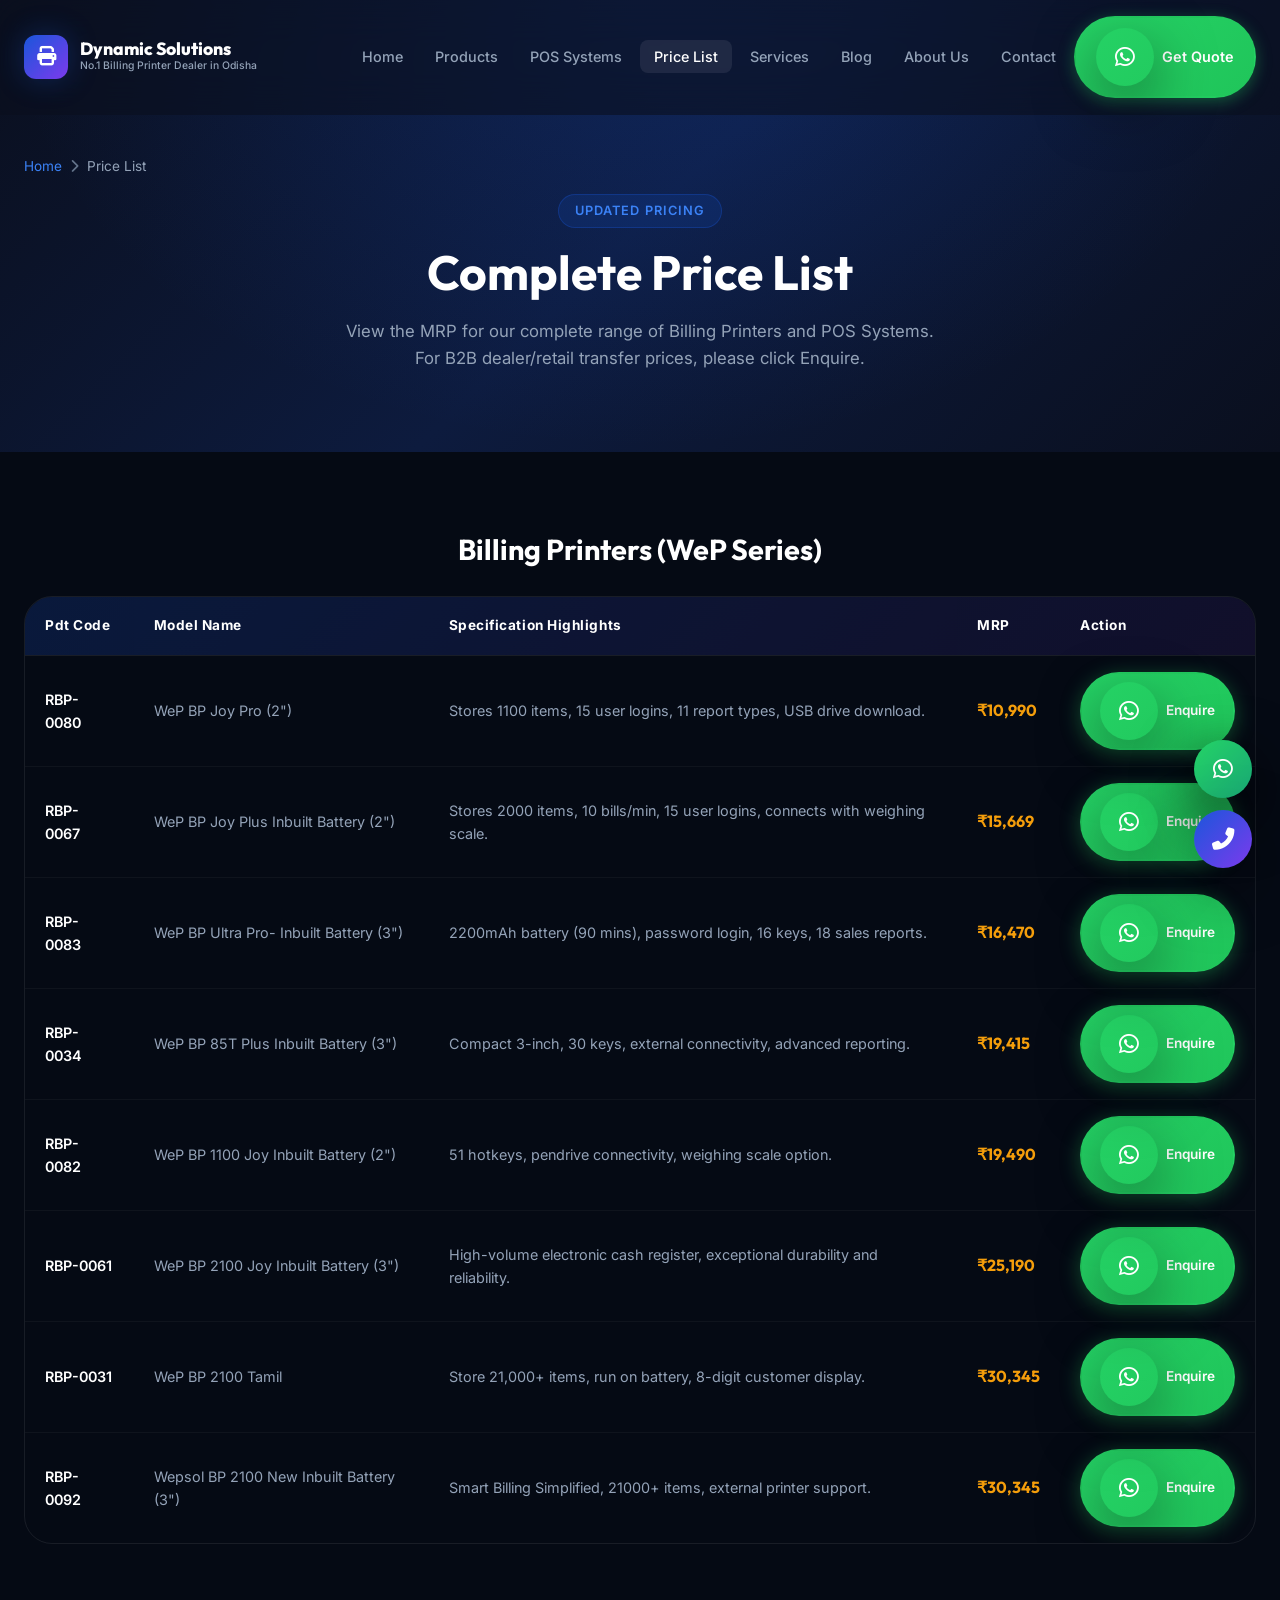
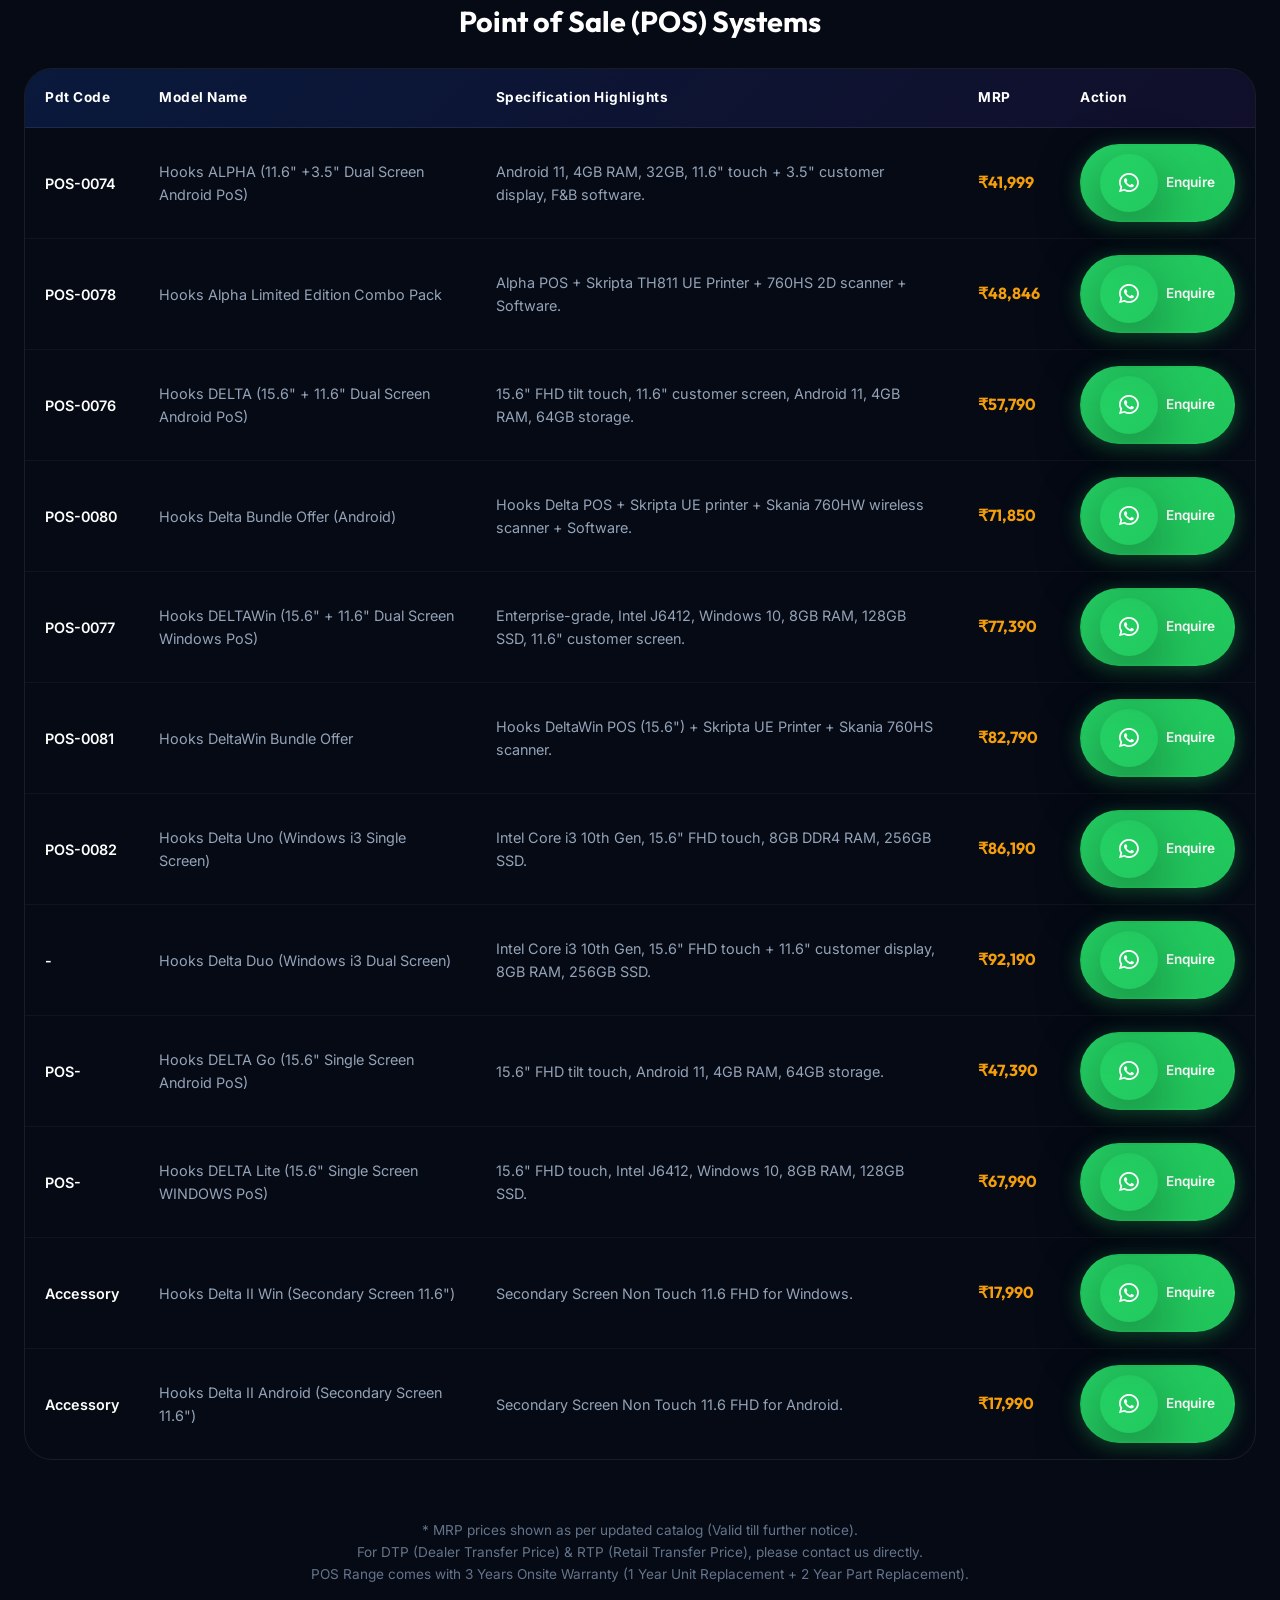
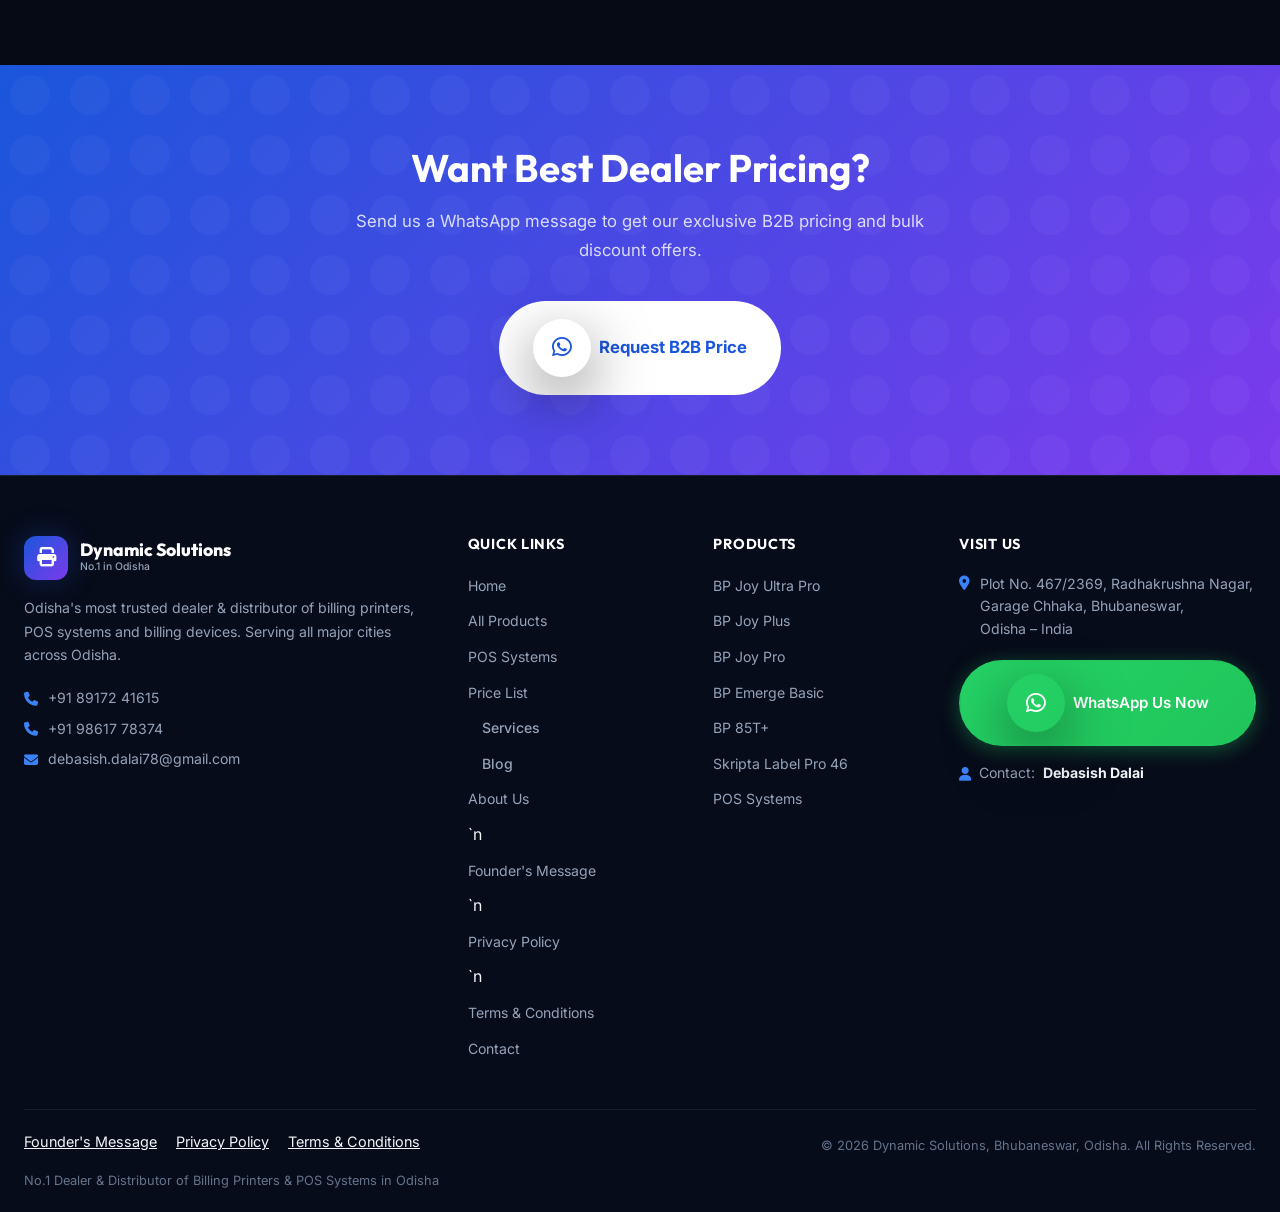
<file: pricelist.html>
﻿<!DOCTYPE html>
<html lang="en">

<head>
  <meta charset="UTF-8" />
  <meta name="viewport" content="width=device-width, initial-scale=1.0" />

  <!-- Primary Meta Tags -->
  <title>Latest Price List for Billing Printers & POS | Dynamic Solutions</title>
  <meta name="title" content="Latest Price List for Billing Printers & POS | Dynamic Solutions" />
  <meta name="description" content="View the current price list for WeP billing printers, POS hardware, and accessories. Transparent pricing for retailers, restaurants, and wholesalers in Odisha." />

  <!-- Open Graph / Facebook -->
  <meta property="og:type" content="website" />
  <meta property="og:url" content="https://dynamicsolutionodisha.com/pricelist.html" />
  <meta property="og:title" content="Latest Price List for Billing Printers & POS | Dynamic Solutions" />
  <meta property="og:description" content="View the current price list for WeP billing printers, POS hardware, and accessories. Transparent pricing for retailers, restaurants, and wholesalers in Odisha." />
  <meta property="og:image" content="https://dynamicsolutionodisha.com/assets/images/seo-banner.webp" />

  <!-- X (Twitter) -->
  <meta property="twitter:card" content="summary_large_image" />
  <meta property="twitter:url" content="https://dynamicsolutionodisha.com/pricelist.html" />
  <meta property="twitter:title" content="Latest Price List for Billing Printers & POS | Dynamic Solutions" />
  <meta property="twitter:description" content="View the current price list for WeP billing printers, POS hardware, and accessories. Transparent pricing for retailers, restaurants, and wholesalers in Odisha." />
  <meta property="twitter:image" content="https://dynamicsolutionodisha.com/assets/images/seo-banner.webp" />



  <meta name="keywords"
    content="billing printer price list, POS system price Odisha, WeP BP Joy price, Hooks Delta price, thermal printer price, Dynamic Solutions pricelist" />
  <link rel="canonical" href="https://dynamicsolutionodisha.com/pricelist.html" />



  <link rel="preconnect" href="https://fonts.googleapis.com" />
  <link rel="preconnect" href="https://fonts.gstatic.com" crossorigin />
  <link
    href="https://fonts.googleapis.com/css2?family=Inter:wght@300;400;500;600;700;800;900&family=Outfit:wght@400;600;700;800&display=swap"
    rel="stylesheet" />
  <link rel="stylesheet" href="https://cdnjs.cloudflare.com/ajax/libs/font-awesome/6.5.0/css/all.min.css" />
  <link rel="stylesheet" href="css/style.css" />
  <link rel="icon" href="assets/favicon.png" type="image/png" />

  <!-- Google Analytics -->
  <script async src="https://www.googletagmanager.com/gtag/js?id=G-PHNLY70PSQ"></script>
  <script>
    window.dataLayer = window.dataLayer || [];
    function gtag(){dataLayer.push(arguments);}
    gtag('js', new Date());
    gtag('config', 'G-PHNLY70PSQ');
  </script>
</head>

<body>

  <!-- FABs -->
  <div class="fab-container">
    <a href="https://wa.me/918917241615?text=Hello%20Dynamic%20Solutions!%20I%20want%20to%20request%20dealer%20pricing."
      class="fab fab-whatsapp" target="_blank" rel="noopener" aria-label="WhatsApp">
      <i class="fab fa-whatsapp"></i>
      <span class="fab-tooltip">Request Dealer Price</span>
    </a>
    <a href="tel:+918917241615" class="fab fab-call" aria-label="Call Us">
      <i class="fas fa-phone-alt"></i>
      <span class="fab-tooltip">Call Now</span>
    </a>
  </div>

  <!-- Header -->
  <header class="header" id="mainHeader">
    <div class="container">
      <nav class="nav">
        <a href="index.html" class="logo">
          <div class="logo-icon"><i class="fas fa-print"></i></div>
          <div class="logo-text">
            <span class="logo-name">Dynamic Solutions</span>
            <span class="logo-tagline">No.1 Billing Printer Dealer in Odisha</span>
          </div>
        </a>
        <ul class="nav-links" id="navLinks">
          <li><a href="index.html" class="nav-link">Home</a></li>
          <li><a href="products.html" class="nav-link">Products</a></li>
          <li><a href="pos.html" class="nav-link">POS Systems</a></li>
          <li><a href="pricelist.html" class="nav-link active">Price List</a></li>
          <li><a href="services.html" class="nav-link">Services</a></li>
          <li><a href="blog.html" class="nav-link">Blog</a></li>
          <li><a href="about.html" class="nav-link">About Us</a></li>
          <li><a href="contact.html" class="nav-link">Contact</a></li>
          <li>
            <a href="https://wa.me/918917241615?text=Hello!%20I%20need%20a%20quote." class="btn btn-primary nav-cta"
              target="_blank" rel="noopener">
              <i class="fab fa-whatsapp"></i> Get Quote
            </a>
          </li>
        </ul>
        <button class="hamburger" id="hamburger" aria-label="Toggle menu">
          <span></span><span></span><span></span>
        </button>
      </nav>
    </div>
  </header>

  <!-- Page Hero -->
  <section class="page-hero">
    <div class="container">
      <div class="breadcrumb">
        <a href="index.html">Home</a>
        <span class="sep"><i class="fas fa-chevron-right"></i></span>
        <span>Price List</span>
      </div>
      <span class="section-tag">Updated Pricing</span>
      <h1>Complete Price List</h1>
      <p>View the MRP for our complete range of Billing Printers and POS Systems. For B2B dealer/retail transfer prices,
        please click Enquire.</p>
    </div>
  </section>

  <!-- Pricing Tables -->
  <section class="section pricing-table-section">
    <div class="container">

      <!-- Billing Printers Table -->
      <div class="section-header" style="margin-bottom: 30px;">
        <h2 class="section-title" style="font-size: 1.8rem;">Billing Printers (WeP Series)</h2>
      </div>

      <div class="pricing-table-wrap" style="margin-bottom: 60px;">
        <table class="pricing-table">
          <thead>
            <tr>
              <th>Pdt Code</th>
              <th>Model Name</th>
              <th>Specification Highlights</th>
              <th>MRP</th>
              <th>Action</th>
            </tr>
          </thead>
          <tbody>
            <tr>
              <td>RBP-0080</td>
              <td>WeP BP Joy Pro (2")</td>
              <td>Stores 1100 items, 15 user logins, 11 report types, USB drive download.</td>
              <td class="mrp-cell">₹10,990</td>
              <td class="enquire-cell"><a
                  href="https://wa.me/918917241615?text=Enquiry:%20WeP%20BP%20Joy%20Pro%20(2%22)%20-%20Please%20share%20dealer%20price."
                  class="btn btn-whatsapp btn-sm" target="_blank" rel="noopener"><i class="fab fa-whatsapp"></i>
                  Enquire</a></td>
            </tr>
            <tr>
              <td>RBP-0067</td>
              <td>WeP BP Joy Plus Inbuilt Battery (2")</td>
              <td>Stores 2000 items, 10 bills/min, 15 user logins, connects with weighing scale.</td>
              <td class="mrp-cell">₹15,669</td>
              <td class="enquire-cell"><a
                  href="https://wa.me/918917241615?text=Enquiry:%20WeP%20BP%20Joy%20Plus%20Inbuilt%20Battery%20(2%22)%20-%20Please%20share%20dealer%20price."
                  class="btn btn-whatsapp btn-sm" target="_blank" rel="noopener"><i class="fab fa-whatsapp"></i>
                  Enquire</a></td>
            </tr>
            <tr>
              <td>RBP-0083</td>
              <td>WeP BP Ultra Pro- Inbuilt Battery (3")</td>
              <td>2200mAh battery (90 mins), password login, 16 keys, 18 sales reports.</td>
              <td class="mrp-cell">₹16,470</td>
              <td class="enquire-cell"><a
                  href="https://wa.me/918917241615?text=Enquiry:%20WeP%20BP%20Ultra%20Pro-%20Inbuilt%20Battery%20(3%22)%20-%20Please%20share%20dealer%20price."
                  class="btn btn-whatsapp btn-sm" target="_blank" rel="noopener"><i class="fab fa-whatsapp"></i>
                  Enquire</a></td>
            </tr>
            <tr>
              <td>RBP-0034</td>
              <td>WeP BP 85T Plus Inbuilt Battery (3")</td>
              <td>Compact 3-inch, 30 keys, external connectivity, advanced reporting.</td>
              <td class="mrp-cell">₹19,415</td>
              <td class="enquire-cell"><a
                  href="https://wa.me/918917241615?text=Enquiry:%20WeP%20BP%2085T%20Plus%20Inbuilt%20Battery%20(3%22)%20-%20Please%20share%20dealer%20price."
                  class="btn btn-whatsapp btn-sm" target="_blank" rel="noopener"><i class="fab fa-whatsapp"></i>
                  Enquire</a></td>
            </tr>
            <tr>
              <td>RBP-0082</td>
              <td>WeP BP 1100 Joy Inbuilt Battery (2")</td>
              <td>51 hotkeys, pendrive connectivity, weighing scale option.</td>
              <td class="mrp-cell">₹19,490</td>
              <td class="enquire-cell"><a
                  href="https://wa.me/918917241615?text=Enquiry:%20WeP%20BP%201100%20Joy%20Inbuilt%20Battery%20(2%22)%20-%20Please%20share%20dealer%20price."
                  class="btn btn-whatsapp btn-sm" target="_blank" rel="noopener"><i class="fab fa-whatsapp"></i>
                  Enquire</a></td>
            </tr>
            <tr>
              <td>RBP-0061</td>
              <td>WeP BP 2100 Joy Inbuilt Battery (3")</td>
              <td>High-volume electronic cash register, exceptional durability and reliability.</td>
              <td class="mrp-cell">₹25,190</td>
              <td class="enquire-cell"><a
                  href="https://wa.me/918917241615?text=Enquiry:%20WeP%20BP%202100%20Joy%20Inbuilt%20Battery%20(3%22)%20-%20Please%20share%20dealer%20price."
                  class="btn btn-whatsapp btn-sm" target="_blank" rel="noopener"><i class="fab fa-whatsapp"></i>
                  Enquire</a></td>
            </tr>
            <tr>
              <td>RBP-0031</td>
              <td>WeP BP 2100 Tamil</td>
              <td>Store 21,000+ items, run on battery, 8-digit customer display.</td>
              <td class="mrp-cell">₹30,345</td>
              <td class="enquire-cell"><a
                  href="https://wa.me/918917241615?text=Enquiry:%20WeP%20BP%202100%20Tamil%20-%20Please%20share%20dealer%20price."
                  class="btn btn-whatsapp btn-sm" target="_blank" rel="noopener"><i class="fab fa-whatsapp"></i>
                  Enquire</a></td>
            </tr>
            <tr>
              <td>RBP-0092</td>
              <td>Wepsol BP 2100 New Inbuilt Battery (3")</td>
              <td>Smart Billing Simplified, 21000+ items, external printer support.</td>
              <td class="mrp-cell">₹30,345</td>
              <td class="enquire-cell"><a
                  href="https://wa.me/918917241615?text=Enquiry:%20Wepsol%20BP%202100%20New%20Inbuilt%20Battery%20(3%22)%20-%20Please%20share%20dealer%20price."
                  class="btn btn-whatsapp btn-sm" target="_blank" rel="noopener"><i class="fab fa-whatsapp"></i>
                  Enquire</a></td>
            </tr>
          </tbody>
        </table>
      </div>

      <!-- POS Systems Table -->
      <div class="section-header" style="margin-bottom: 30px;">
        <h2 class="section-title" style="font-size: 1.8rem;">Point of Sale (POS) Systems</h2>
      </div>

      <div class="pricing-table-wrap" style="margin-bottom: 60px;">
        <table class="pricing-table">
          <thead>
            <tr>
              <th>Pdt Code</th>
              <th>Model Name</th>
              <th>Specification Highlights</th>
              <th>MRP</th>
              <th>Action</th>
            </tr>
          </thead>
          <tbody>
            <tr>
              <td>POS-0074</td>
              <td>Hooks ALPHA (11.6" +3.5" Dual Screen Android PoS)</td>
              <td>Android 11, 4GB RAM, 32GB, 11.6" touch + 3.5" customer display, F&B software.</td>
              <td class="mrp-cell">₹41,999</td>
              <td class="enquire-cell"><a
                  href="https://wa.me/918917241615?text=Enquiry:%20Hooks%20ALPHA%20-%20Please%20share%20dealer%20price."
                  class="btn btn-whatsapp btn-sm" target="_blank" rel="noopener"><i class="fab fa-whatsapp"></i>
                  Enquire</a></td>
            </tr>
            <tr>
              <td>POS-0078</td>
              <td>Hooks Alpha Limited Edition Combo Pack</td>
              <td>Alpha POS + Skripta TH811 UE Printer + 760HS 2D scanner + Software.</td>
              <td class="mrp-cell">₹48,846</td>
              <td class="enquire-cell"><a
                  href="https://wa.me/918917241615?text=Enquiry:%20Hooks%20Alpha%20Combo%20Pack%20-%20Please%20share%20dealer%20price."
                  class="btn btn-whatsapp btn-sm" target="_blank" rel="noopener"><i class="fab fa-whatsapp"></i>
                  Enquire</a></td>
            </tr>
            <tr>
              <td>POS-0076</td>
              <td>Hooks DELTA (15.6" + 11.6" Dual Screen Android PoS)</td>
              <td>15.6" FHD tilt touch, 11.6" customer screen, Android 11, 4GB RAM, 64GB storage.</td>
              <td class="mrp-cell">₹57,790</td>
              <td class="enquire-cell"><a
                  href="https://wa.me/918917241615?text=Enquiry:%20Hooks%20DELTA%20Dual%20Screen%20-%20Please%20share%20dealer%20price."
                  class="btn btn-whatsapp btn-sm" target="_blank" rel="noopener"><i class="fab fa-whatsapp"></i>
                  Enquire</a></td>
            </tr>
            <tr>
              <td>POS-0080</td>
              <td>Hooks Delta Bundle Offer (Android)</td>
              <td>Hooks Delta POS + Skripta UE printer + Skania 760HW wireless scanner + Software.</td>
              <td class="mrp-cell">₹71,850</td>
              <td class="enquire-cell"><a
                  href="https://wa.me/918917241615?text=Enquiry:%20Hooks%20Delta%20Bundle%20Offer%20-%20Please%20share%20dealer%20price."
                  class="btn btn-whatsapp btn-sm" target="_blank" rel="noopener"><i class="fab fa-whatsapp"></i>
                  Enquire</a></td>
            </tr>
            <tr>
              <td>POS-0077</td>
              <td>Hooks DELTAWin (15.6" + 11.6" Dual Screen Windows PoS)</td>
              <td>Enterprise-grade, Intel J6412, Windows 10, 8GB RAM, 128GB SSD, 11.6" customer screen.</td>
              <td class="mrp-cell">₹77,390</td>
              <td class="enquire-cell"><a
                  href="https://wa.me/918917241615?text=Enquiry:%20Hooks%20DELTAWin%20Dual%20Screen%20-%20Please%20share%20dealer%20price."
                  class="btn btn-whatsapp btn-sm" target="_blank" rel="noopener"><i class="fab fa-whatsapp"></i>
                  Enquire</a></td>
            </tr>
            <tr>
              <td>POS-0081</td>
              <td>Hooks DeltaWin Bundle Offer</td>
              <td>Hooks DeltaWin POS (15.6") + Skripta UE Printer + Skania 760HS scanner.</td>
              <td class="mrp-cell">₹82,790</td>
              <td class="enquire-cell"><a
                  href="https://wa.me/918917241615?text=Enquiry:%20Hooks%20DeltaWin%20Bundle%20Offer%20-%20Please%20share%20dealer%20price."
                  class="btn btn-whatsapp btn-sm" target="_blank" rel="noopener"><i class="fab fa-whatsapp"></i>
                  Enquire</a></td>
            </tr>
            <tr>
              <td>POS-0082</td>
              <td>Hooks Delta Uno (Windows i3 Single Screen)</td>
              <td>Intel Core i3 10th Gen, 15.6" FHD touch, 8GB DDR4 RAM, 256GB SSD.</td>
              <td class="mrp-cell">₹86,190</td>
              <td class="enquire-cell"><a
                  href="https://wa.me/918917241615?text=Enquiry:%20Hooks%20Delta%20Uno%20i3%20-%20Please%20share%20dealer%20price."
                  class="btn btn-whatsapp btn-sm" target="_blank" rel="noopener"><i class="fab fa-whatsapp"></i>
                  Enquire</a></td>
            </tr>
            <tr>
              <td>-</td>
              <td>Hooks Delta Duo (Windows i3 Dual Screen)</td>
              <td>Intel Core i3 10th Gen, 15.6" FHD touch + 11.6" customer display, 8GB RAM, 256GB SSD.</td>
              <td class="mrp-cell">₹92,190</td>
              <td class="enquire-cell"><a
                  href="https://wa.me/918917241615?text=Enquiry:%20Hooks%20Delta%20Duo%20i3%20-%20Please%20share%20dealer%20price."
                  class="btn btn-whatsapp btn-sm" target="_blank" rel="noopener"><i class="fab fa-whatsapp"></i>
                  Enquire</a></td>
            </tr>
            <tr>
              <td>POS-</td>
              <td>Hooks DELTA Go (15.6" Single Screen Android PoS)</td>
              <td>15.6" FHD tilt touch, Android 11, 4GB RAM, 64GB storage.</td>
              <td class="mrp-cell">₹47,390</td>
              <td class="enquire-cell"><a
                  href="https://wa.me/918917241615?text=Enquiry:%20Hooks%20DELTA%20Go%20-%20Please%20share%20dealer%20price."
                  class="btn btn-whatsapp btn-sm" target="_blank" rel="noopener"><i class="fab fa-whatsapp"></i>
                  Enquire</a></td>
            </tr>
            <tr>
              <td>POS-</td>
              <td>Hooks DELTA Lite (15.6" Single Screen WINDOWS PoS)</td>
              <td>15.6" FHD touch, Intel J6412, Windows 10, 8GB RAM, 128GB SSD.</td>
              <td class="mrp-cell">₹67,990</td>
              <td class="enquire-cell"><a
                  href="https://wa.me/918917241615?text=Enquiry:%20Hooks%20DELTA%20Lite%20-%20Please%20share%20dealer%20price."
                  class="btn btn-whatsapp btn-sm" target="_blank" rel="noopener"><i class="fab fa-whatsapp"></i>
                  Enquire</a></td>
            </tr>
            <tr>
              <td>Accessory</td>
              <td>Hooks Delta II Win (Secondary Screen 11.6")</td>
              <td>Secondary Screen Non Touch 11.6 FHD for Windows.</td>
              <td class="mrp-cell">₹17,990</td>
              <td class="enquire-cell"><a
                  href="https://wa.me/918917241615?text=Enquiry:%20Hooks%20Delta%20II%20Win%20Screen%20-%20Please%20share%20dealer%20price."
                  class="btn btn-whatsapp btn-sm" target="_blank" rel="noopener"><i class="fab fa-whatsapp"></i>
                  Enquire</a></td>
            </tr>
            <tr>
              <td>Accessory</td>
              <td>Hooks Delta II Android (Secondary Screen 11.6")</td>
              <td>Secondary Screen Non Touch 11.6 FHD for Android.</td>
              <td class="mrp-cell">₹17,990</td>
              <td class="enquire-cell"><a
                  href="https://wa.me/918917241615?text=Enquiry:%20Hooks%20Delta%20II%20Android%20Screen%20-%20Please%20share%20dealer%20price."
                  class="btn btn-whatsapp btn-sm" target="_blank" rel="noopener"><i class="fab fa-whatsapp"></i>
                  Enquire</a></td>
            </tr>
          </tbody>
        </table>
      </div>

      <p style="text-align: center; font-size: 0.85rem; color: var(--text-subtle);">
        * MRP prices shown as per updated catalog (Valid till further notice).<br />
        For DTP (Dealer Transfer Price) & RTP (Retail Transfer Price), please contact us directly.<br />
        POS Range comes with 3 Years Onsite Warranty (1 Year Unit Replacement + 2 Year Part Replacement).
      </p>
    </div>
  </section>

  <!-- CTA -->
  <section class="cta-banner">
    <div class="container">
      <div class="cta-content">
        <h2>Want Best Dealer Pricing?</h2>
        <p>Send us a WhatsApp message to get our exclusive B2B pricing and bulk discount offers.</p>
        <div class="cta-actions">
          <a href="https://wa.me/918917241615?text=Hello!%20I%20am%20a%20dealer/retailer%20and%20want%20your%20best%20transfer%20prices."
            class="btn btn-white btn-lg" target="_blank" rel="noopener">
            <i class="fab fa-whatsapp"></i> Request B2B Price
          </a>
        </div>
      </div>
    </div>
  </section>

  <!-- Footer -->
  <footer class="footer" id="mainFooter">
    <div class="container">
      <div class="footer-grid">
        <div class="footer-brand">
          <a href="index.html" class="logo" id="footerLogo">
            <div class="logo-icon"><i class="fas fa-print"></i></div>
            <div class="logo-text">
              <span class="logo-name">Dynamic Solutions</span>
              <span class="logo-tagline">No.1 in Odisha</span>
            </div>
          </a>
          <p>Odisha's most trusted dealer & distributor of billing printers, POS systems and billing devices. Serving
            all major cities across Odisha.</p>
          <div class="footer-contact-quick">
            <a href="tel:+918917241615" id="footerCall1"><i class="fas fa-phone"></i> +91 89172 41615</a>
            <a href="tel:+919861778374" id="footerCall2"><i class="fas fa-phone"></i> +91 98617 78374</a>
            <a href="mailto:debasish.dalai78@gmail.com" id="footerEmail"><i class="fas fa-envelope"></i>
              debasish.dalai78@gmail.com</a>
          </div>
        </div>

        <div class="footer-links">
          <h4>Quick Links</h4>
          <ul>
            <li><a href="index.html" id="footerHome">Home</a></li>
            <li><a href="products.html" id="footerProducts">All Products</a></li>
            <li><a href="pos.html" id="footerPOS">POS Systems</a></li>
            <li><a href="pricelist.html" id="footerPriceList">Price List</a></li>
            <li><a href="services.html" class="nav-link">Services</a></li>
            <li><a href="blog.html" class="nav-link">Blog</a></li>
            <li><a href="about.html" id="footerAbout">About Us</a></li>`n              <li><a href="founder.html">Founder's Message</a></li>`n              <li><a href="privacy.html">Privacy Policy</a></li>`n              <li><a href="terms.html">Terms & Conditions</a></li>
            <li><a href="contact.html" id="footerContact">Contact</a></li>
          </ul>
        </div>

        <div class="footer-links">
          <h4>Products</h4>
          <ul>
            <li><a href="products.html#joy-ultra-pro" id="footerProd1">BP Joy Ultra Pro</a></li>
            <li><a href="products.html#joy-plus" id="footerProd2">BP Joy Plus</a></li>
            <li><a href="products.html#joy-pro" id="footerProd3">BP Joy Pro</a></li>
            <li><a href="products.html#emerge-basic" id="footerProd4">BP Emerge Basic</a></li>
            <li><a href="products.html#bp-85t" id="footerProd5">BP 85T+</a></li>
            <li><a href="products.html#label-pro-46" id="footerProd6">Skripta Label Pro 46</a></li>
            <li><a href="pos.html" id="footerProd7">POS Systems</a></li>
          </ul>
        </div>

        <div class="footer-contact">
          <h4>Visit Us</h4>
          <address>
            <p><i class="fas fa-map-marker-alt"></i>
              Plot No. 467/2369, Radhakrushna Nagar,<br />
              Garage Chhaka, Bhubaneswar,<br />
              Odisha – India
            </p>
          </address>
          <div class="footer-whatsapp">
            <a href="https://wa.me/918917241615?text=Hello%20Dynamic%20Solutions!%20I%20need%20billing%20printer%20assistance."
              class="btn btn-whatsapp" target="_blank" rel="noopener" id="footerWhatsapp">
              <i class="fab fa-whatsapp"></i> WhatsApp Us Now
            </a>
          </div>
          <p class="contact-person"><i class="fas fa-user"></i> Contact: <strong>Debasish Dalai</strong></p>
        </div>
      </div>

      <div class="footer-bottom">
        <div style="margin-bottom: 10px; font-size: 0.9rem;">
          <a href="founder.html" style="color: inherit; text-decoration: underline; margin-right: 15px;">Founder's Message</a>
          <a href="privacy.html" style="color: inherit; text-decoration: underline; margin-right: 15px;">Privacy Policy</a>
          <a href="terms.html" style="color: inherit; text-decoration: underline;">Terms & Conditions</a>
        </div>
        <p>© 2026 Dynamic Solutions, Bhubaneswar, Odisha. All Rights Reserved.</p>
        <p>No.1 Dealer & Distributor of Billing Printers & POS Systems in Odisha</p>
      </div>
    </div>
  </footer>

  <!-- Mobile Bottom Navigation Bar -->
  <nav class="mobile-bottom-nav" aria-label="Mobile navigation">
    <a href="index.html" class="mob-nav-item" id="mobNavHome">
      <i class="fas fa-home"></i>
      <span>Home</span>
    </a>
    <a href="products.html" class="mob-nav-item" id="mobNavProducts">
      <i class="fas fa-print"></i>
      <span>Printers</span>
    </a>
    <a href="https://wa.me/918917241615?text=Hello%20Dynamic%20Solutions!%20I%20need%20a%20billing%20printer%20or%20POS%20system."
      class="mob-nav-item mob-nav-wa" target="_blank" rel="noopener" id="mobNavWa">
      <i class="fab fa-whatsapp"></i>
      <span>WhatsApp</span>
    </a>
    <a href="pos.html" class="mob-nav-item" id="mobNavPOS">
      <i class="fas fa-desktop"></i>
      <span>POS</span>
    </a>
    <a href="tel:+918917241615" class="mob-nav-item mob-nav-call" id="mobNavCall">
      <i class="fas fa-phone"></i>
      <span>Call</span>
    </a>
  </nav>

  <script src="js/main.js"></script>
</body>

</html>
</file>
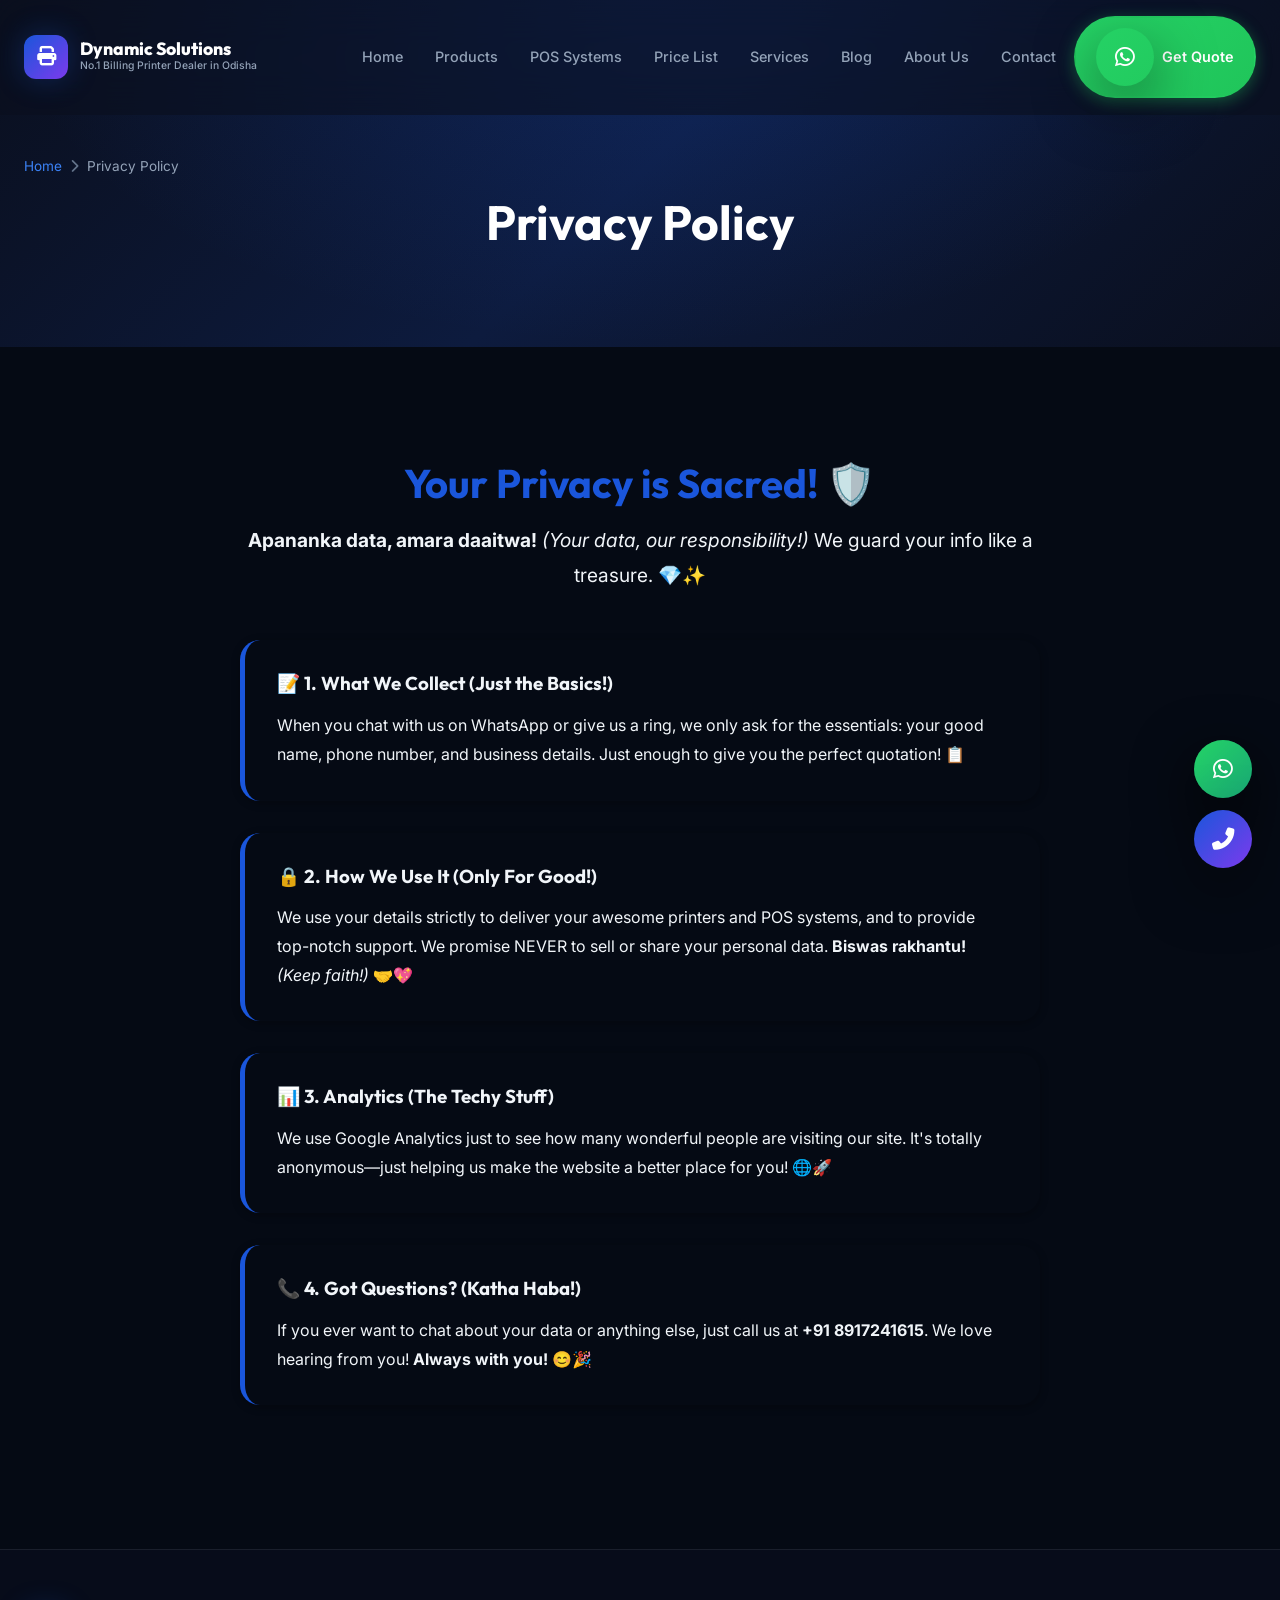
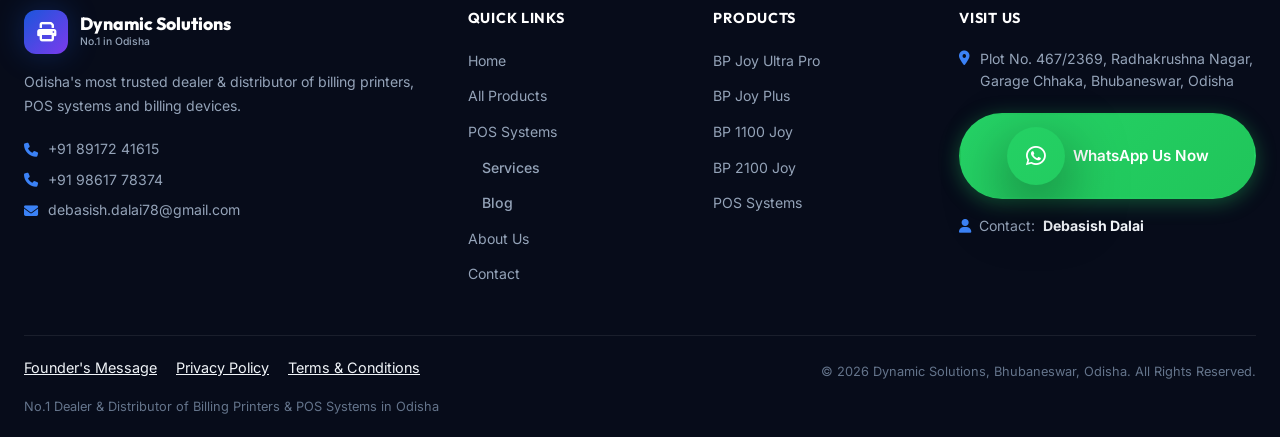
<file: privacy.html>
<!DOCTYPE html>
<html lang="en">

<head>
  <meta charset="UTF-8" />
  <meta name="viewport" content="width=device-width, initial-scale=1.0" />

  <!-- Primary Meta Tags -->
  <title>Privacy Policy | Dynamic Solutions – Leading POS & Printer Dealer in Odisha</title>
  <meta name="title" content="About Us | Dynamic Solutions – Leading POS & Printer Dealer in Odisha" />
  <meta name="description"
    content="Privacy Policy for Dynamic Solutions. Learn how we collect, use, and protect your data." />

  <!-- Open Graph / Facebook -->
  <meta property="og:type" content="website" />
  <meta property="og:url" content="https://dynamicsolutionodisha.com/about.html" />
  <meta property="og:title" content="About Us | Dynamic Solutions – Leading POS & Printer Dealer in Odisha" />
  <meta property="og:description"
    content="Learn about Dynamic Solutions, the authorized dealer for WeP billing printers and POS hardware in Bhubaneswar. Discover our story, mission, and why businesses trust us for their billing needs." />
  <meta property="og:image" content="https://dynamicsolutionodisha.com/assets/images/about-showcase.webp" />

  <!-- X (Twitter) -->
  <meta property="twitter:card" content="summary_large_image" />
  <meta property="twitter:url" content="https://dynamicsolutionodisha.com/about.html" />
  <meta property="twitter:title" content="About Us | Dynamic Solutions – Leading POS & Printer Dealer in Odisha" />
  <meta property="twitter:description"
    content="Learn about Dynamic Solutions, the authorized dealer for WeP billing printers and POS hardware in Bhubaneswar. Discover our story, mission, and why businesses trust us for their billing needs." />
  <meta property="twitter:image" content="https://dynamicsolutionodisha.com/assets/images/about-showcase.webp" />



  <meta name="keywords"
    content="Dynamic Solutions Bhubaneswar, billing printer dealer Odisha, WeP dealer Odisha, Debasish Dalai Dynamic Solutions, billing solution Odisha" />
  <link rel="canonical" href="https://dynamicsolutionodisha.com/about.html" />
  <link rel="preconnect" href="https://fonts.googleapis.com" />
  <link rel="preconnect" href="https://fonts.gstatic.com" crossorigin />
  <link
    href="https://fonts.googleapis.com/css2?family=Inter:wght@300;400;500;600;700;800;900&family=Outfit:wght@400;600;700;800&display=swap"
    rel="stylesheet" />
  <link rel="stylesheet" href="https://cdnjs.cloudflare.com/ajax/libs/font-awesome/6.5.0/css/all.min.css" />
  <link rel="stylesheet" href="css/style.css" />
  <link rel="icon" href="assets/favicon.png" type="image/png" />

  <!-- Google Analytics -->
  <script async src="https://www.googletagmanager.com/gtag/js?id=G-PHNLY70PSQ"></script>
  <script>
    window.dataLayer = window.dataLayer || [];
    function gtag() { dataLayer.push(arguments); }
    gtag('js', new Date());
    gtag('config', 'G-PHNLY70PSQ');
  </script>
</head>

<body>

  <div class="fab-container">
    <a href="https://wa.me/918917241615?text=Hello%20Dynamic%20Solutions!" class="fab fab-whatsapp" target="_blank"
      rel="noopener" aria-label="WhatsApp"><i class="fab fa-whatsapp"></i><span class="fab-tooltip">WhatsApp
        Us</span></a>
    <a href="tel:+918917241615" class="fab fab-call" aria-label="Call"><i class="fas fa-phone-alt"></i><span
        class="fab-tooltip">Call Now</span></a>
  </div>

  <header class="header" id="mainHeader">
    <div class="container">
      <nav class="nav">
        <a href="index.html" class="logo">
          <div class="logo-icon"><i class="fas fa-print"></i></div>
          <div class="logo-text"><span class="logo-name">Dynamic Solutions</span><span class="logo-tagline">No.1 Billing
              Printer Dealer in Odisha</span></div>
        </a>
        <ul class="nav-links" id="navLinks">
          <li><a href="index.html" class="nav-link">Home</a></li>
          <li><a href="products.html" class="nav-link">Products</a></li>
          <li><a href="pos.html" class="nav-link">POS Systems</a></li>
          <li><a href="pricelist.html" class="nav-link">Price List</a></li>
          <li><a href="services.html" class="nav-link">Services</a></li>
          <li><a href="blog.html" class="nav-link">Blog</a></li>
          <li><a href="about.html" class="nav-link active">About Us</a></li>
          <li><a href="contact.html" class="nav-link">Contact</a></li>
          <li><a href="https://wa.me/918917241615" class="btn btn-primary nav-cta" target="_blank" rel="noopener"><i
                class="fab fa-whatsapp"></i> Get Quote</a></li>
        </ul>
        <button class="hamburger" id="hamburger"
          aria-label="Toggle menu"><span></span><span></span><span></span></button>
      </nav>
    </div>
  </header>

  <!-- Page Hero -->
  <section class="page-hero">
    <div class="container">
      <div class="breadcrumb"><a href="index.html">Home</a><span class="sep"><i
            class="fas fa-chevron-right"></i></span><span>Privacy Policy</span></div>
      <h1>Privacy Policy</h1>
    </div>
  </section>
  <section class="section">
    <div class="container" style="max-width:800px; margin:0 auto; padding: 2rem 0; line-height: 1.8;">
      <div style="text-align: center; margin-bottom: 3rem;">
        <h2 style="color: var(--primary); font-size: 2.5rem; margin-bottom: 1rem;">Your Privacy is Sacred! 🛡️</h2>
        <p style="font-size: 1.2rem; color: var(--text);"><strong>Apananka data, amara daaitwa!</strong> <em>(Your data,
            our responsibility!)</em> We guard your info like a treasure. 💎✨</p>
      </div>

      <div
        style="margin-bottom: 2rem; padding: 2rem; background: var(--bg-alt); border-radius: var(--radius-lg); box-shadow: var(--shadow-sm); border-left: 5px solid var(--primary);">
        <h3 style="margin-bottom: 1rem;">📝 1. What We Collect (Just the Basics!)</h3>
        <p>When you chat with us on WhatsApp or give us a ring, we only ask for the essentials: your good name, phone
          number, and business details. Just enough to give you the perfect quotation! 📋</p>
      </div>

      <div
        style="margin-bottom: 2rem; padding: 2rem; background: var(--bg-alt); border-radius: var(--radius-lg); box-shadow: var(--shadow-sm); border-left: 5px solid var(--primary);">
        <h3 style="margin-bottom: 1rem;">🔒 2. How We Use It (Only For Good!)</h3>
        <p>We use your details strictly to deliver your awesome printers and POS systems, and to provide top-notch
          support. We promise NEVER to sell or share your personal data. <strong>Biswas rakhantu!</strong> <em>(Keep
            faith!)</em> 🤝💖</p>
      </div>

      <div
        style="margin-bottom: 2rem; padding: 2rem; background: var(--bg-alt); border-radius: var(--radius-lg); box-shadow: var(--shadow-sm); border-left: 5px solid var(--primary);">
        <h3 style="margin-bottom: 1rem;">📊 3. Analytics (The Techy Stuff)</h3>
        <p>We use Google Analytics just to see how many wonderful people are visiting our site. It's totally
          anonymous—just helping us make the website a better place for you! 🌐🚀</p>
      </div>

      <div
        style="margin-bottom: 2rem; padding: 2rem; background: var(--bg-alt); border-radius: var(--radius-lg); box-shadow: var(--shadow-sm); border-left: 5px solid var(--primary);">
        <h3 style="margin-bottom: 1rem;">📞 4. Got Questions? (Katha Haba!)</h3>
        <p>If you ever want to chat about your data or anything else, just call us at <strong>+91 8917241615</strong>.
          We love hearing from you! <strong>Always with you!</strong> 😊🎉</p>
      </div>
    </div>
  </section>
  <footer class="footer" id="mainFooter">
    <div class="container">
      <div class="footer-grid">
        <div class="footer-brand">
          <a href="index.html" class="logo">
            <div class="logo-icon"><i class="fas fa-print"></i></div>
            <div class="logo-text"><span class="logo-name">Dynamic Solutions</span><span class="logo-tagline">No.1 in
                Odisha</span></div>
          </a>
          <p>Odisha's most trusted dealer & distributor of billing printers, POS systems and billing devices.</p>
          <div class="footer-contact-quick">
            <a href="tel:+918917241615"><i class="fas fa-phone"></i> +91 89172 41615</a>
            <a href="tel:+919861778374"><i class="fas fa-phone"></i> +91 98617 78374</a>
            <a href="mailto:debasish.dalai78@gmail.com"><i class="fas fa-envelope"></i> debasish.dalai78@gmail.com</a>
          </div>
        </div>
        <div class="footer-links">
          <h4>Quick Links</h4>
          <ul>
            <li><a href="index.html">Home</a></li>
            <li><a href="products.html">All Products</a></li>
            <li><a href="pos.html">POS Systems</a></li>
            <li><a href="services.html" class="nav-link">Services</a></li>
            <li><a href="blog.html" class="nav-link">Blog</a></li>
            <li><a href="about.html">About Us</a></li>
            <li><a href="contact.html">Contact</a></li>
          </ul>
        </div>
        <div class="footer-links">
          <h4>Products</h4>
          <ul>
            <li><a href="products.html#joy-ultra-pro">BP Joy Ultra Pro</a></li>
            <li><a href="products.html#joy-plus">BP Joy Plus</a></li>
            <li><a href="products.html#bp-1100">BP 1100 Joy</a></li>
            <li><a href="products.html#bp-2100">BP 2100 Joy</a></li>
            <li><a href="pos.html">POS Systems</a></li>
          </ul>
        </div>
        <div class="footer-contact">
          <h4>Visit Us</h4>
          <address>
            <p><i class="fas fa-map-marker-alt"></i>Plot No. 467/2369, Radhakrushna Nagar, Garage Chhaka, Bhubaneswar,
              Odisha</p>
          </address>
          <div class="footer-whatsapp"><a href="https://wa.me/918917241615" class="btn btn-whatsapp" target="_blank"
              rel="noopener"><i class="fab fa-whatsapp"></i> WhatsApp Us Now</a></div>
          <p class="contact-person"><i class="fas fa-user"></i> Contact: <strong>Debasish Dalai</strong></p>
        </div>
      </div>
      <div class="footer-bottom">
        <div style="margin-bottom: 10px; font-size: 0.9rem;">
          <a href="founder.html" style="color: inherit; text-decoration: underline; margin-right: 15px;">Founder's
            Message</a>
          <a href="privacy.html" style="color: inherit; text-decoration: underline; margin-right: 15px;">Privacy
            Policy</a>
          <a href="terms.html" style="color: inherit; text-decoration: underline;">Terms & Conditions</a>
        </div>
        <p>© 2026 Dynamic Solutions, Bhubaneswar, Odisha. All Rights Reserved.</p>
        <p>No.1 Dealer & Distributor of Billing Printers & POS Systems in Odisha</p>
      </div>
    </div>
  </footer>


  <!-- Mobile Bottom Navigation Bar -->
  <nav class="mobile-bottom-nav" aria-label="Mobile navigation">
    <a href="index.html" class="mob-nav-item" id="mobNavHome">
      <i class="fas fa-home"></i>
      <span>Home</span>
    </a>
    <a href="products.html" class="mob-nav-item" id="mobNavProducts">
      <i class="fas fa-print"></i>
      <span>Printers</span>
    </a>
    <a href="https://wa.me/918917241615?text=Hello%20Dynamic%20Solutions!%20I%20need%20a%20billing%20printer%20or%20POS%20system."
      class="mob-nav-item mob-nav-wa" target="_blank" rel="noopener" id="mobNavWa">
      <i class="fab fa-whatsapp"></i>
      <span>WhatsApp</span>
    </a>
    <a href="pos.html" class="mob-nav-item" id="mobNavPOS">
      <i class="fas fa-desktop"></i>
      <span>POS</span>
    </a>
    <a href="tel:+918917241615" class="mob-nav-item mob-nav-call" id="mobNavCall">
      <i class="fas fa-phone"></i>
      <span>Call</span>
    </a>
  </nav>
  <script src="js/main.js"></script>
</body>

</html>
</file>
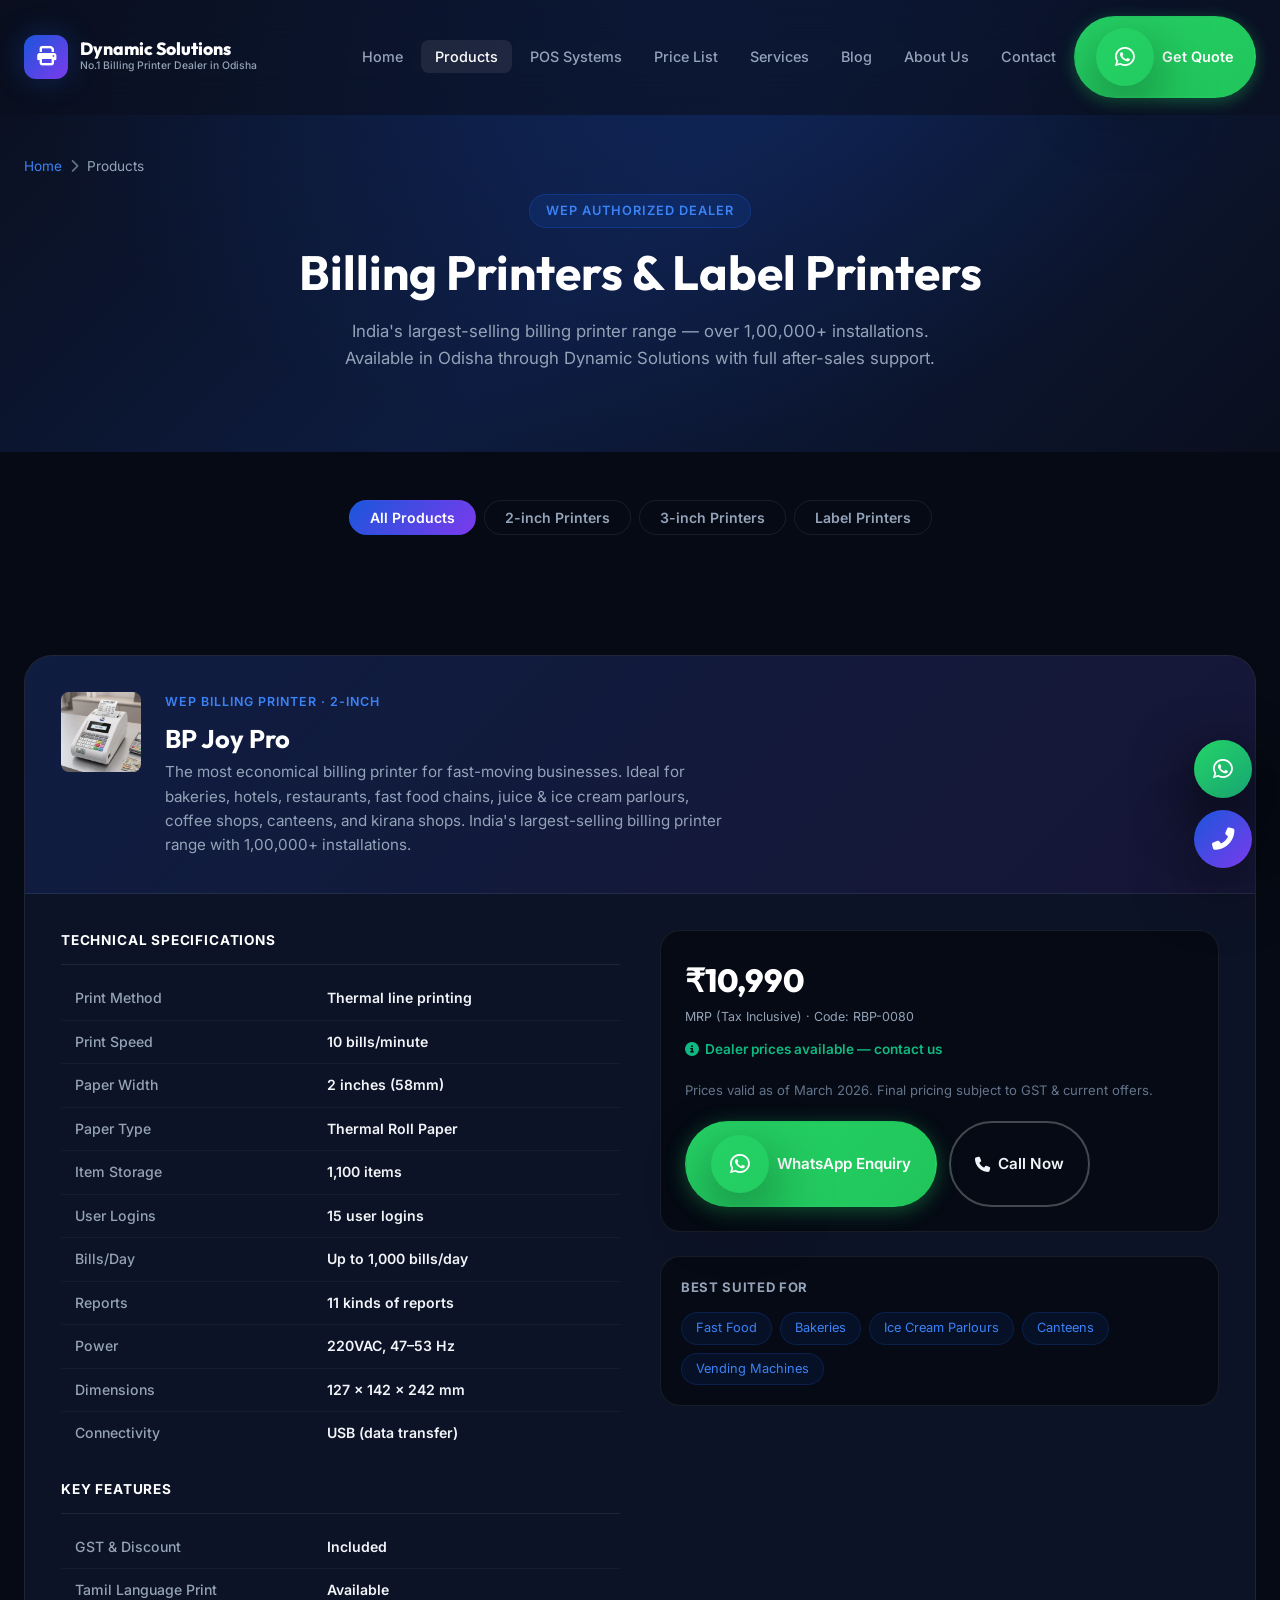
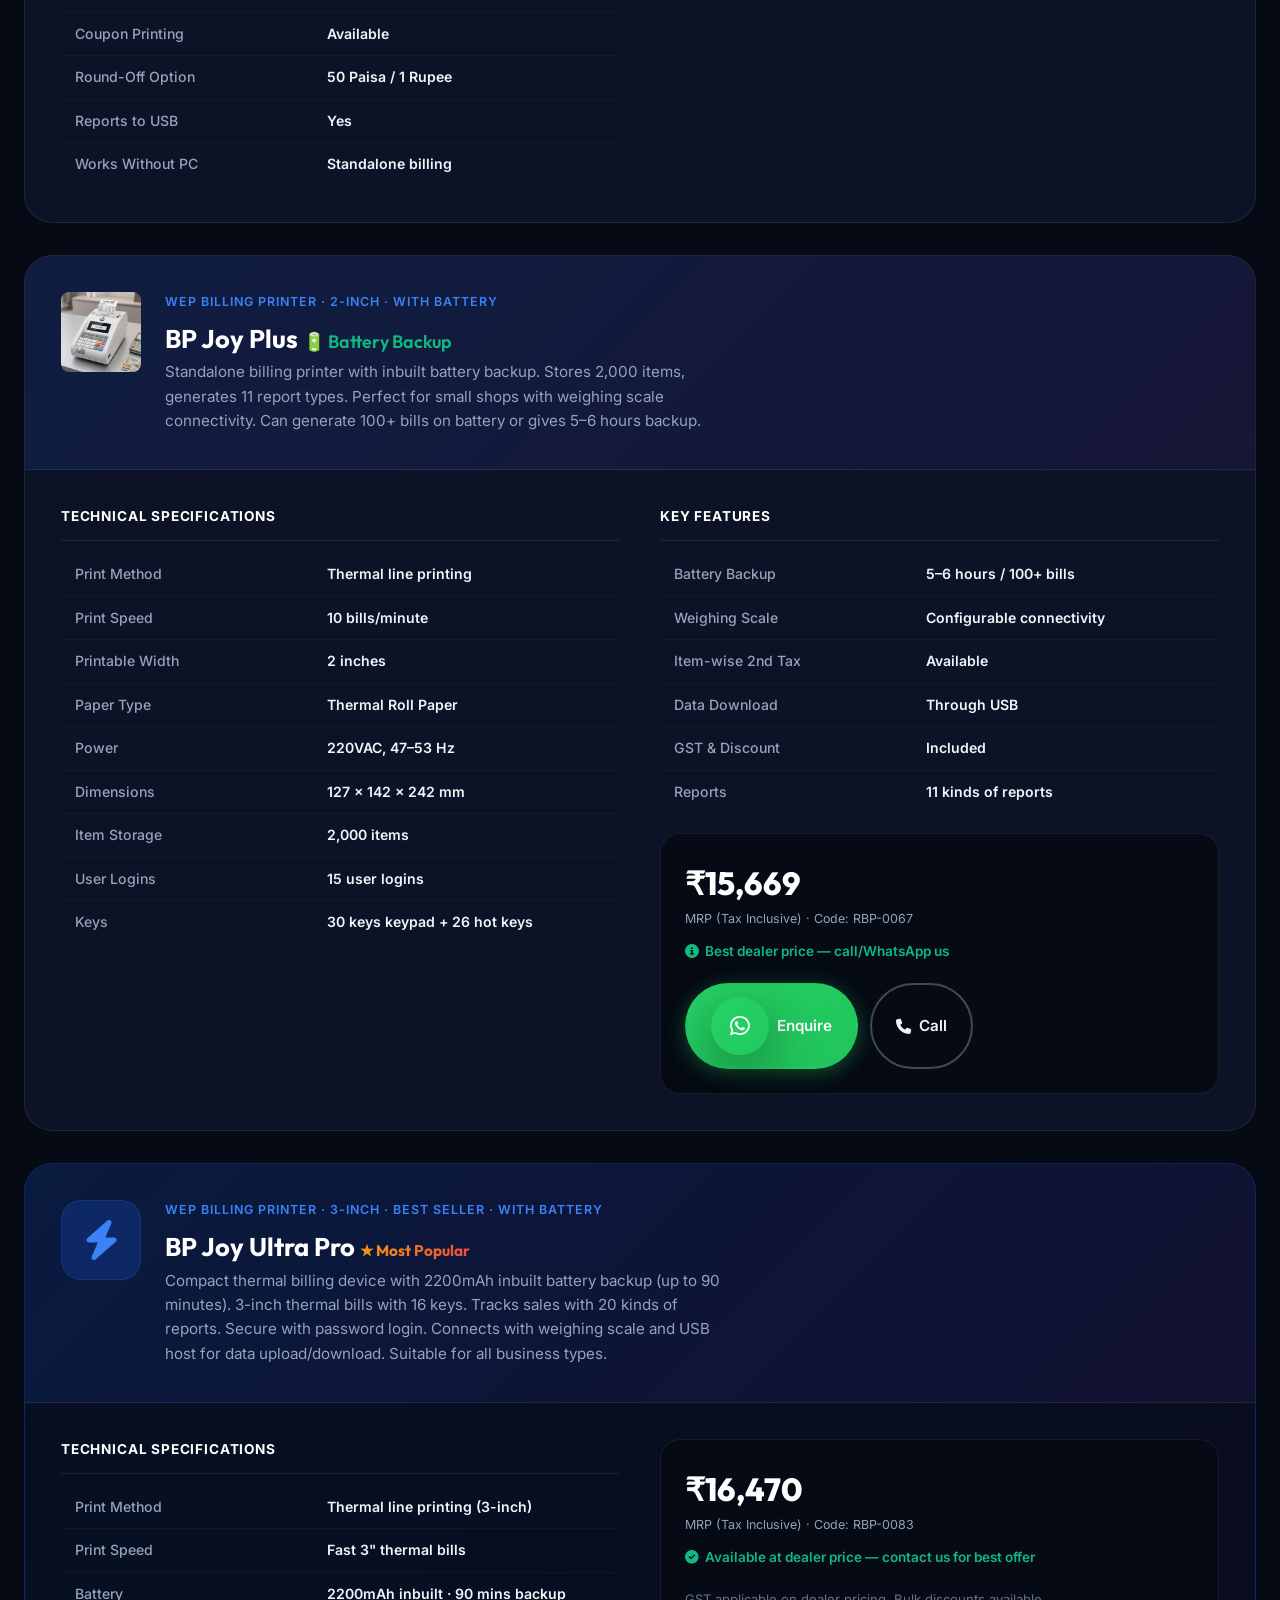
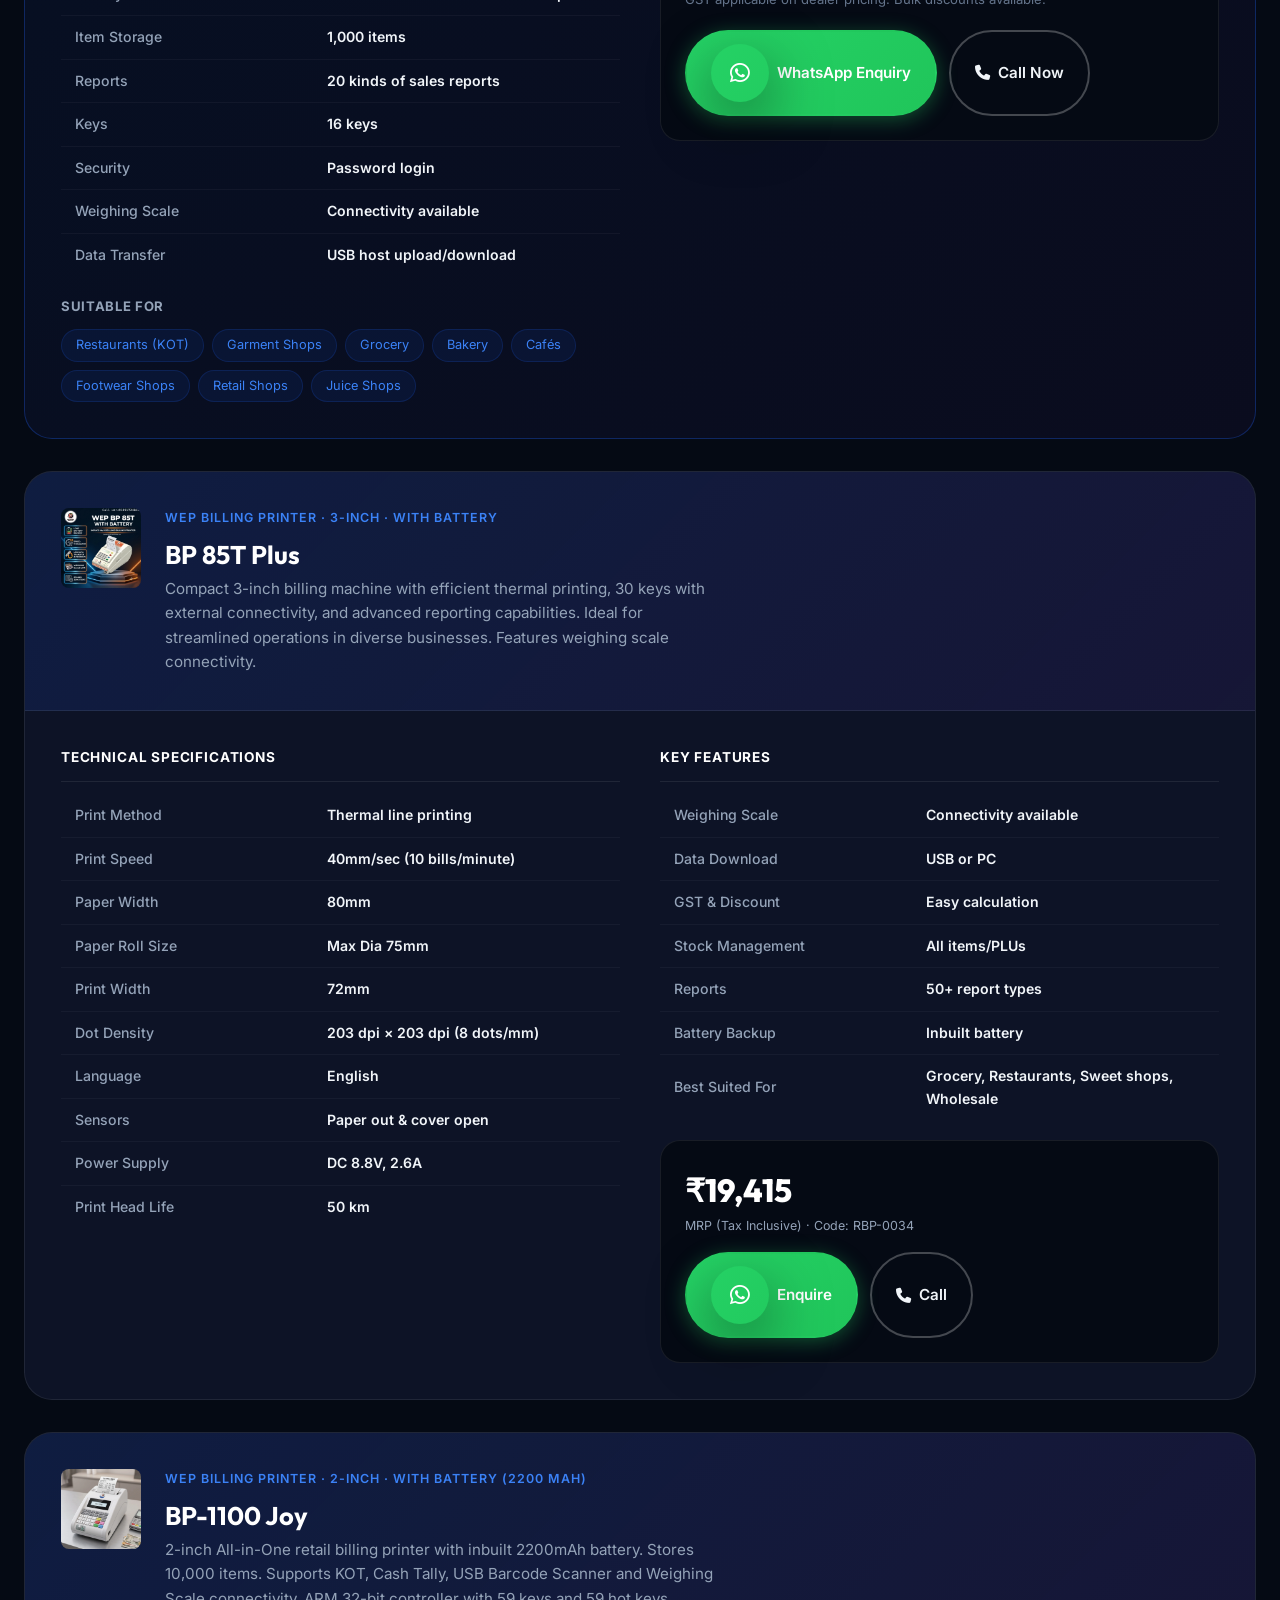
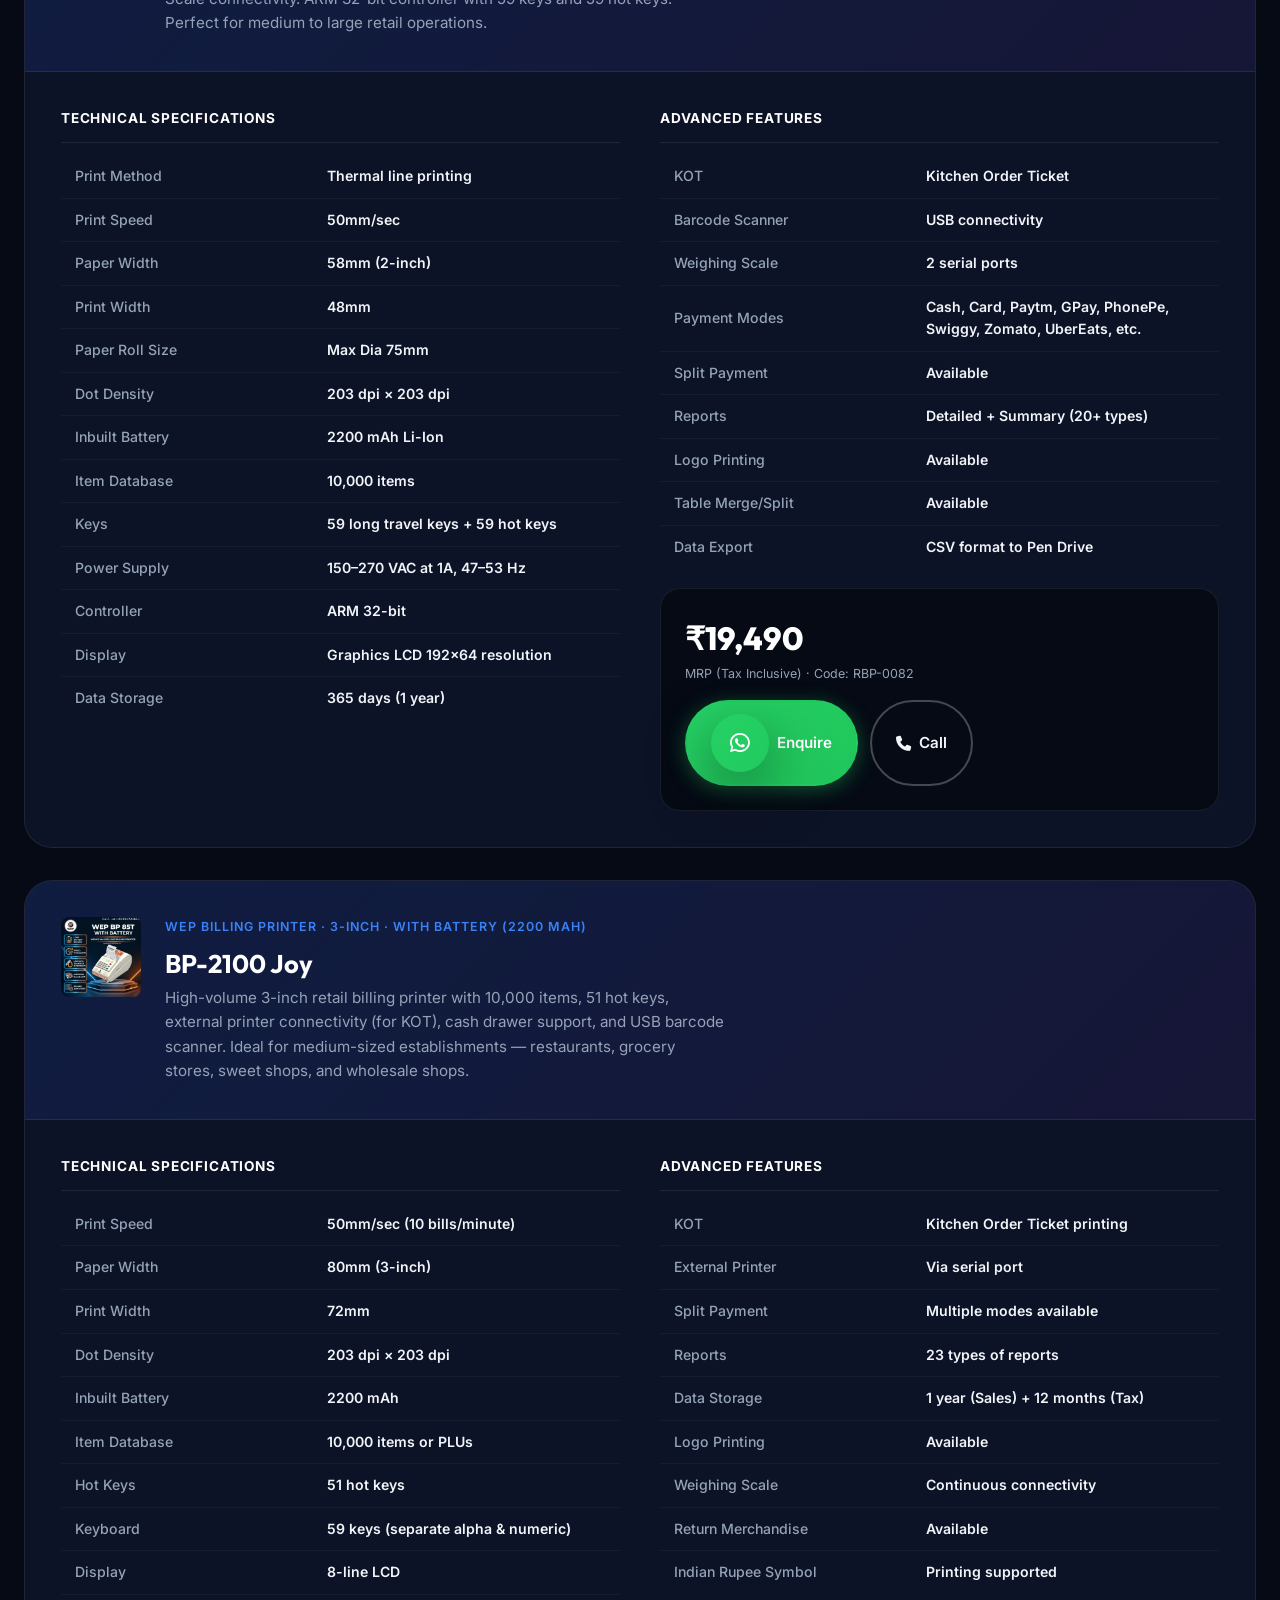
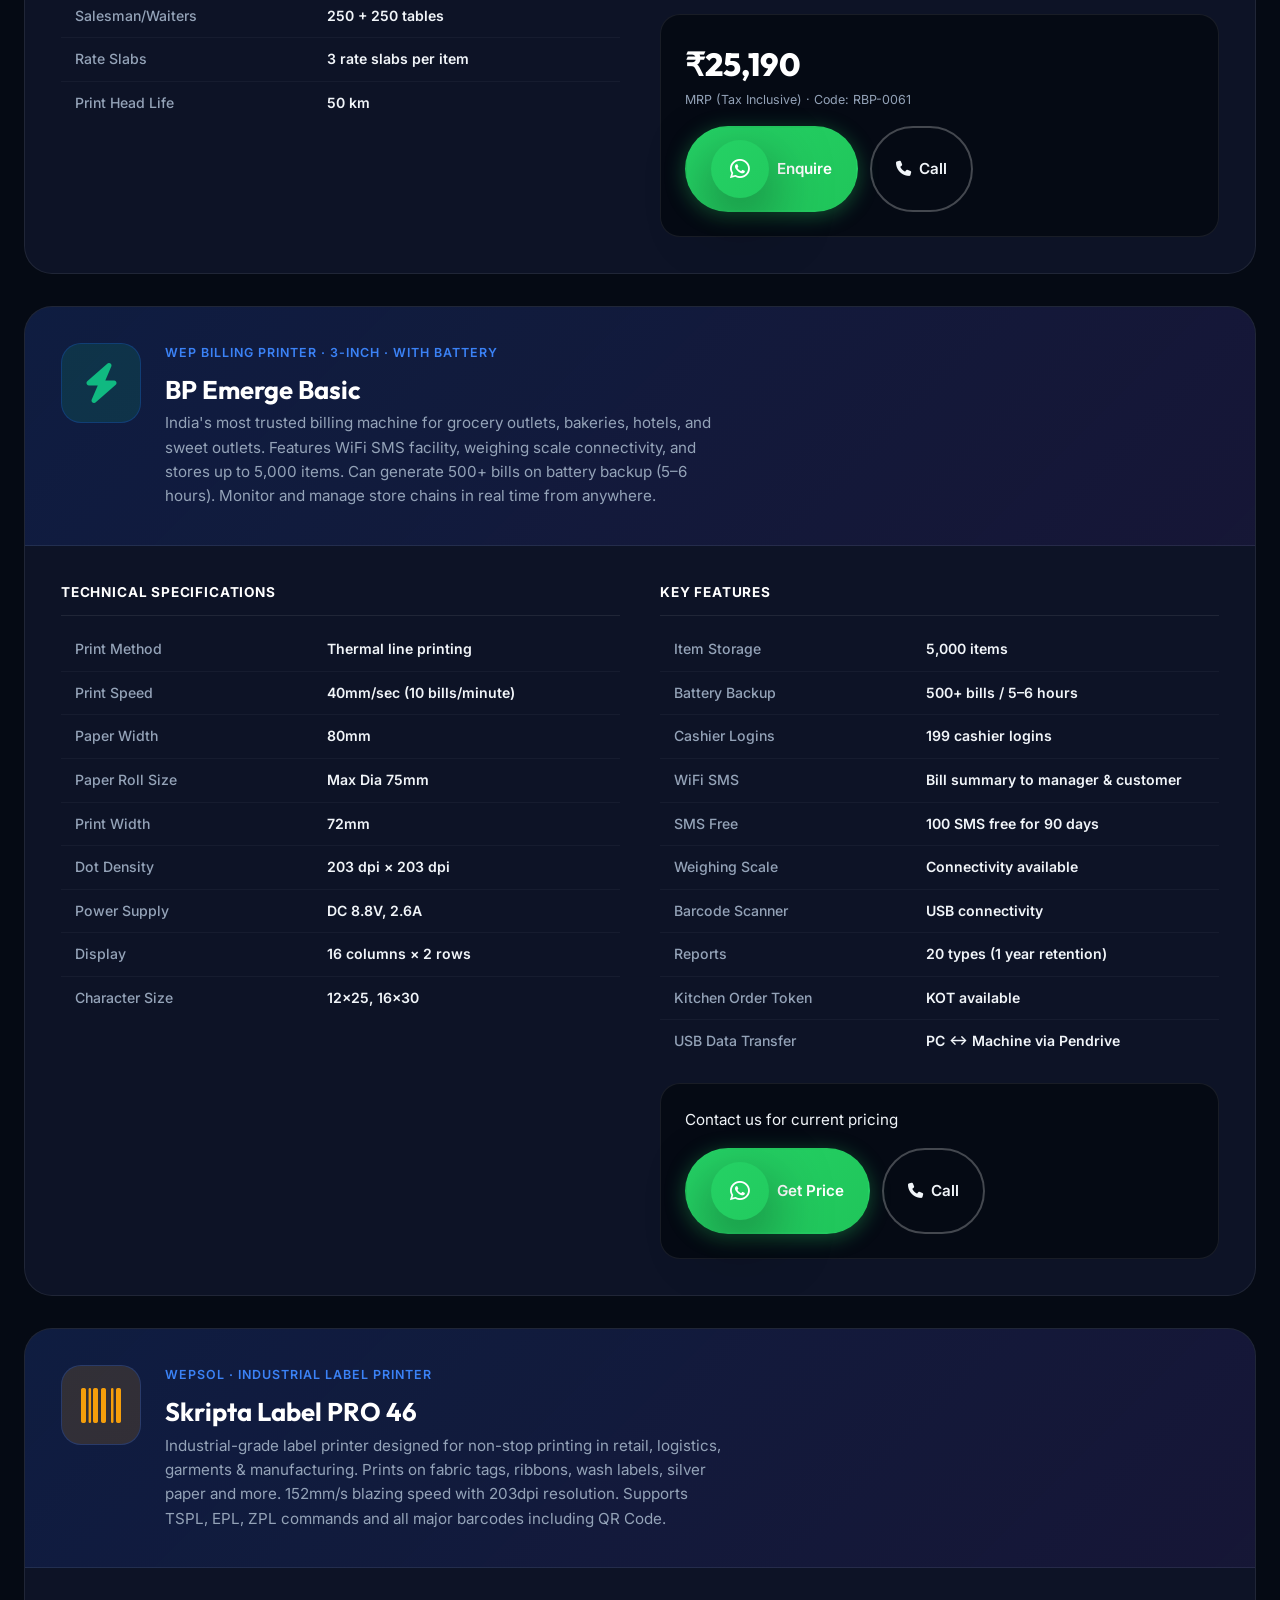
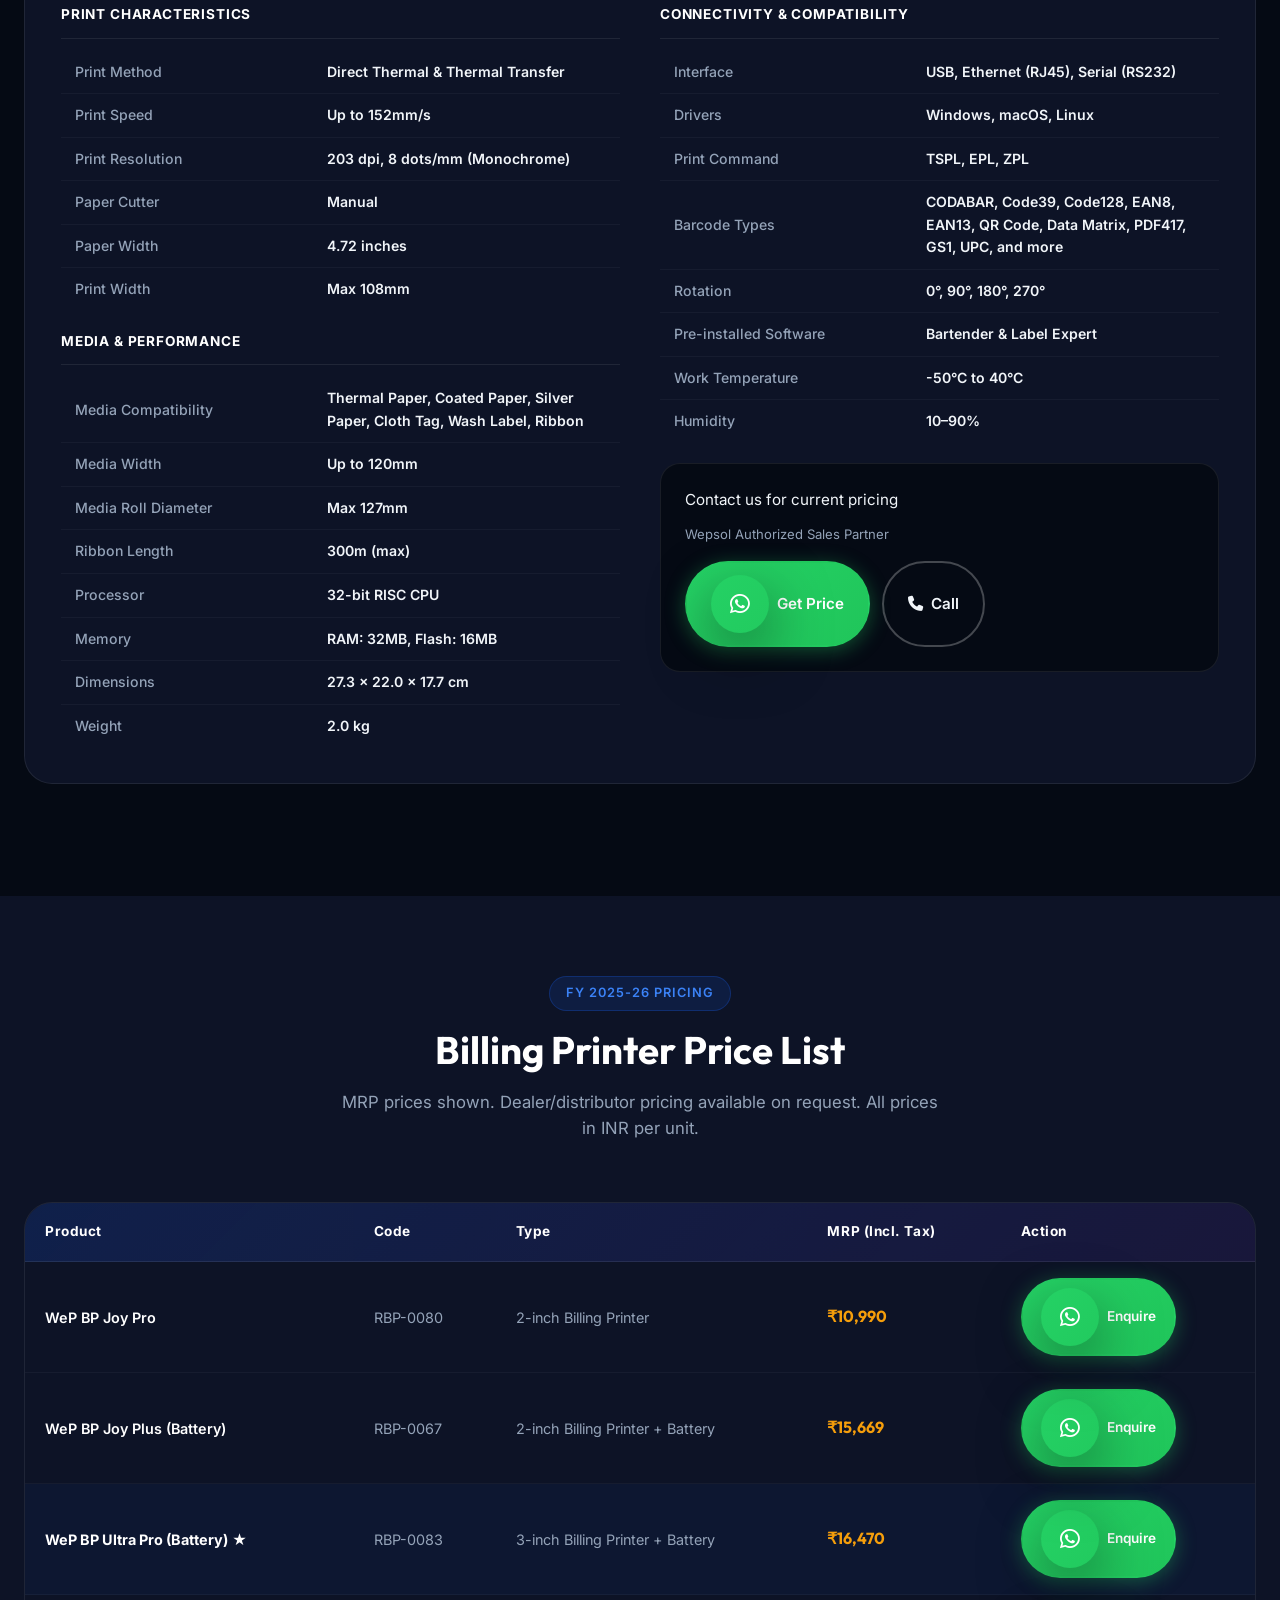
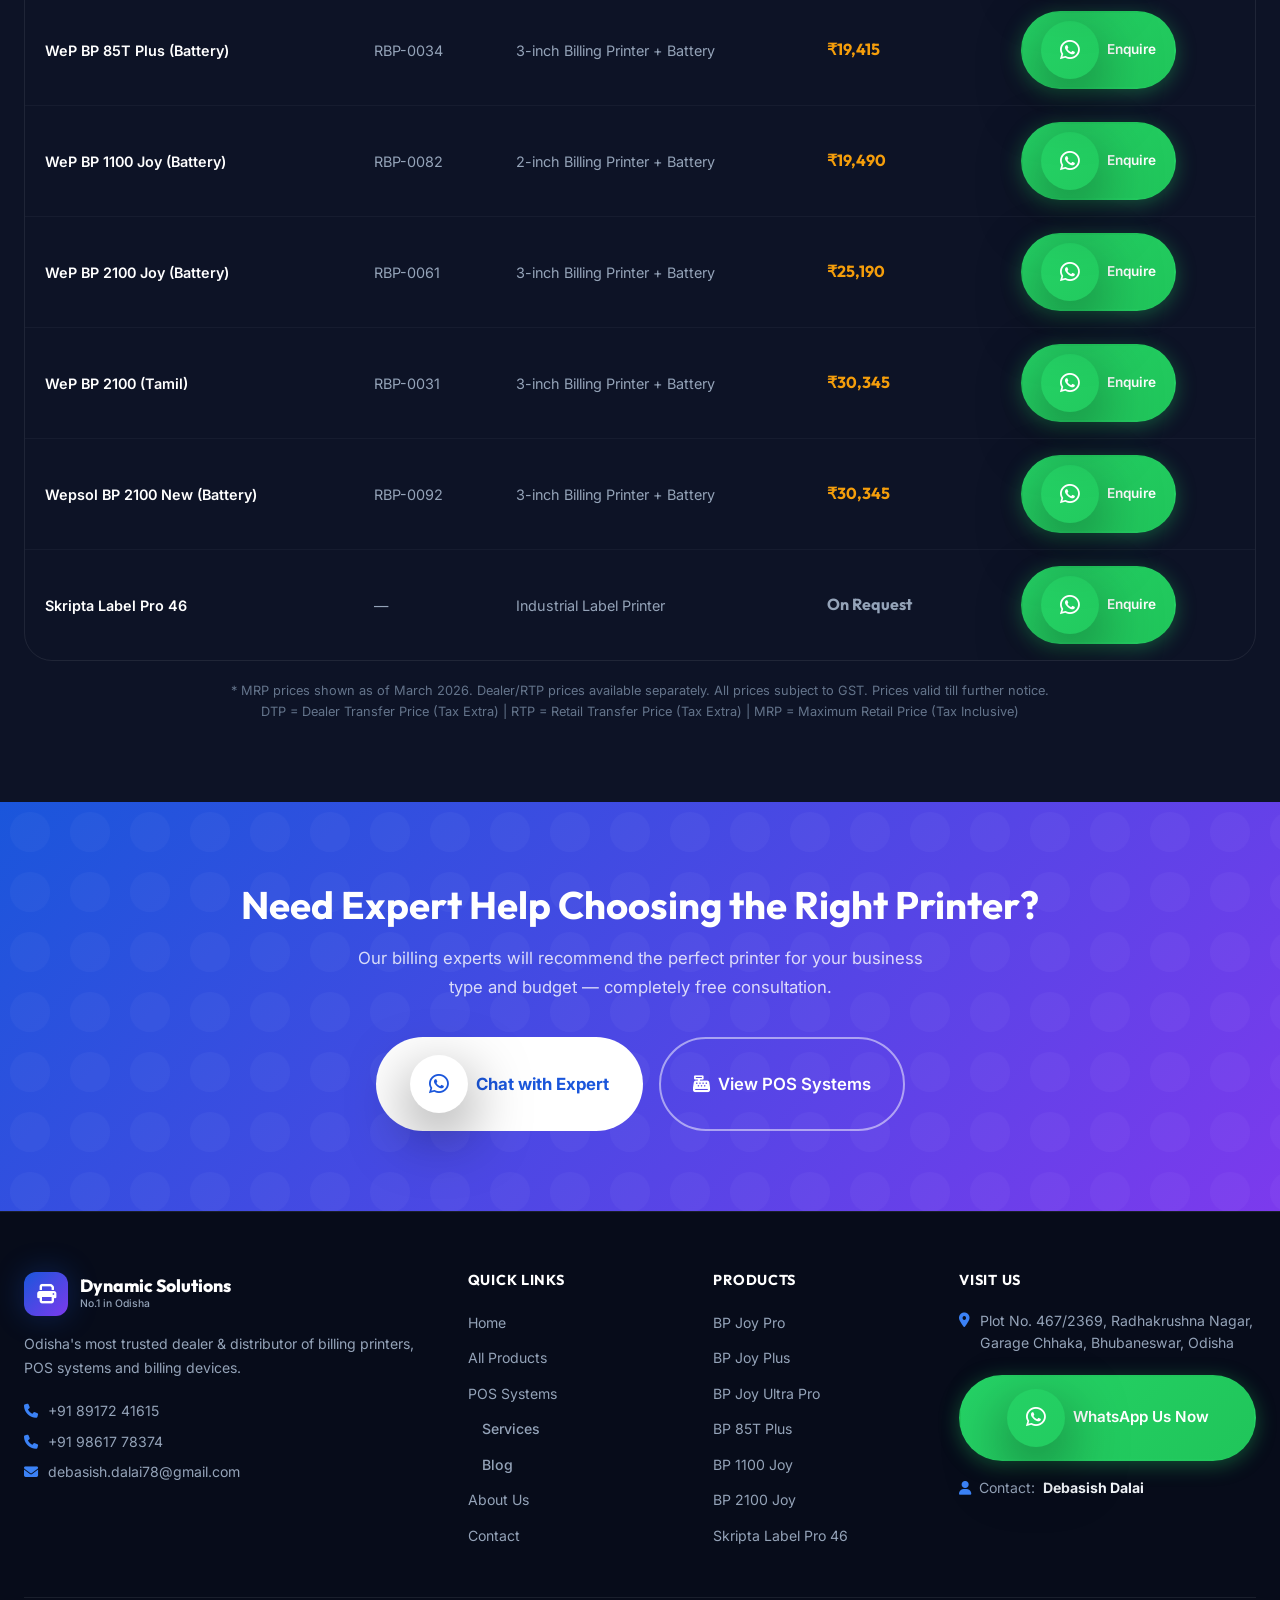
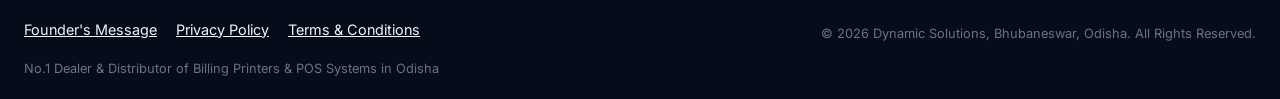
<file: products.html>
﻿<!DOCTYPE html>
<html lang="en">

<head>
  <meta charset="UTF-8" />
  <meta name="viewport" content="width=device-width, initial-scale=1.0" />

  <!-- Primary Meta Tags -->
  <title>Billing Printers, Thermal Printers & Barcode Scanners | Dynamic Solutions</title>
  <meta name="title" content="Billing Printers, Thermal Printers & Barcode Scanners | Dynamic Solutions" />
  <meta name="description" content="Explore our comprehensive range of WeP billing printers (2-inch & 3-inch) and label printers. High quality, GST ready devices with full after-sales support across Odisha." />

  <!-- Open Graph / Facebook -->
  <meta property="og:type" content="website" />
  <meta property="og:url" content="https://dynamicsolutionodisha.com/products.html" />
  <meta property="og:title" content="Billing Printers, Thermal Printers & Barcode Scanners | Dynamic Solutions" />
  <meta property="og:description" content="Explore our comprehensive range of WeP billing printers (2-inch & 3-inch) and label printers. High quality, GST ready devices with full after-sales support across Odisha." />
  <meta property="og:image" content="https://dynamicsolutionodisha.com/assets/images/printer-wep-joy.webp" />

  <!-- X (Twitter) -->
  <meta property="twitter:card" content="summary_large_image" />
  <meta property="twitter:url" content="https://dynamicsolutionodisha.com/products.html" />
  <meta property="twitter:title" content="Billing Printers, Thermal Printers & Barcode Scanners | Dynamic Solutions" />
  <meta property="twitter:description" content="Explore our comprehensive range of WeP billing printers (2-inch & 3-inch) and label printers. High quality, GST ready devices with full after-sales support across Odisha." />
  <meta property="twitter:image" content="https://dynamicsolutionodisha.com/assets/images/printer-wep-joy.webp" />



  <meta name="keywords"
    content="WeP billing printer Odisha, BP Joy printer price, BP Joy Pro Bhubaneswar, billing machine Odisha, thermal printer dealer, WeP BP 2100 Joy, WeP BP 1100 Joy, Skripta label printer Odisha" />
  <link rel="canonical" href="https://dynamicsolutionodisha.com/products.html" />



  <script type="application/ld+json">
  {
    "@context": "https://schema.org",
    "@type": "ItemList",
    "name": "Billing Printers",
    "description": "WeP Billing Printers available at Dynamic Solutions, Bhubaneswar Odisha",
    "itemListElement": [
      {"@type": "ListItem", "position": 1, "name": "WeP BP Joy Pro", "url": "https://dynamicsolutionodisha.com/products.html#joy-pro"},
      {"@type": "ListItem", "position": 2, "name": "WeP BP Joy Plus", "url": "https://dynamicsolutionodisha.com/products.html#joy-plus"},
      {"@type": "ListItem", "position": 3, "name": "WeP BP Joy Ultra Pro", "url": "https://dynamicsolutionodisha.com/products.html#joy-ultra-pro"},
      {"@type": "ListItem", "position": 4, "name": "WeP BP 1100 Joy", "url": "https://dynamicsolutionodisha.com/products.html#bp-1100"},
      {"@type": "ListItem", "position": 5, "name": "WeP BP 2100 Joy", "url": "https://dynamicsolutionodisha.com/products.html#bp-2100"},
      {"@type": "ListItem", "position": 6, "name": "WeP BP 85T Plus", "url": "https://dynamicsolutionodisha.com/products.html#bp-85t"},
      {"@type": "ListItem", "position": 7, "name": "WeP BP Emerge Basic", "url": "https://dynamicsolutionodisha.com/products.html#emerge-basic"},
      {"@type": "ListItem", "position": 8, "name": "Skripta Label Pro 46", "url": "https://dynamicsolutionodisha.com/products.html#label-pro-46"}
    ]
  }
  </script>

  <link rel="preconnect" href="https://fonts.googleapis.com" />
  <link rel="preconnect" href="https://fonts.gstatic.com" crossorigin />
  <link
    href="https://fonts.googleapis.com/css2?family=Inter:wght@300;400;500;600;700;800;900&family=Outfit:wght@400;600;700;800&display=swap"
    rel="stylesheet" />
  <link rel="stylesheet" href="https://cdnjs.cloudflare.com/ajax/libs/font-awesome/6.5.0/css/all.min.css" />
  <link rel="stylesheet" href="css/style.css" />
  <link rel="icon" href="assets/favicon.png" type="image/png" />

  <!-- Google Analytics -->
  <script async src="https://www.googletagmanager.com/gtag/js?id=G-PHNLY70PSQ"></script>
  <script>
    window.dataLayer = window.dataLayer || [];
    function gtag(){dataLayer.push(arguments);}
    gtag('js', new Date());
    gtag('config', 'G-PHNLY70PSQ');
  </script>
</head>

<body>

  <!-- FABs -->
  <div class="fab-container">
    <a href="https://wa.me/918917241615?text=Hello%20Dynamic%20Solutions!%20I%20need%20help%20selecting%20a%20billing%20printer."
      class="fab fab-whatsapp" target="_blank" rel="noopener" aria-label="WhatsApp">
      <i class="fab fa-whatsapp"></i>
      <span class="fab-tooltip">Ask on WhatsApp</span>
    </a>
    <a href="tel:+918917241615" class="fab fab-call" aria-label="Call Us">
      <i class="fas fa-phone-alt"></i>
      <span class="fab-tooltip">Call Now</span>
    </a>
  </div>

  <!-- Header -->
  <header class="header" id="mainHeader">
    <div class="container">
      <nav class="nav">
        <a href="index.html" class="logo">
          <div class="logo-icon"><i class="fas fa-print"></i></div>
          <div class="logo-text">
            <span class="logo-name">Dynamic Solutions</span>
            <span class="logo-tagline">No.1 Billing Printer Dealer in Odisha</span>
          </div>
        </a>
        <ul class="nav-links" id="navLinks">
          <li><a href="index.html" class="nav-link">Home</a></li>
          <li><a href="products.html" class="nav-link active">Products</a></li>
          <li><a href="pos.html" class="nav-link">POS Systems</a></li>
          <li><a href="pricelist.html" class="nav-link">Price List</a></li>
          <li><a href="services.html" class="nav-link">Services</a></li>
          <li><a href="blog.html" class="nav-link">Blog</a></li>
          <li><a href="about.html" class="nav-link">About Us</a></li>
          <li><a href="contact.html" class="nav-link">Contact</a></li>
          <li>
            <a href="https://wa.me/918917241615?text=Hello!%20I%20need%20a%20quote." class="btn btn-primary nav-cta"
              target="_blank" rel="noopener">
              <i class="fab fa-whatsapp"></i> Get Quote
            </a>
          </li>
        </ul>
        <button class="hamburger" id="hamburger" aria-label="Toggle menu">
          <span></span><span></span><span></span>
        </button>
      </nav>
    </div>
  </header>

  <!-- Page Hero -->
  <section class="page-hero">
    <div class="container">
      <div class="breadcrumb">
        <a href="index.html">Home</a>
        <span class="sep"><i class="fas fa-chevron-right"></i></span>
        <span>Products</span>
      </div>
      <span class="section-tag">WeP Authorized Dealer</span>
      <h1>Billing Printers &amp; Label Printers</h1>
      <p>India's largest-selling billing printer range — over 1,00,000+ installations. Available in Odisha through
        Dynamic Solutions with full after-sales support.</p>
    </div>
  </section>

  <!-- Filter Tabs -->
  <section style="padding: 48px 0 0;">
    <div class="container">
      <div class="filter-tabs">
        <button class="filter-tab active" data-filter="all" id="filterAll">All Products</button>
        <button class="filter-tab" data-filter="billing-2inch" id="filter2inch">2-inch Printers</button>
        <button class="filter-tab" data-filter="billing-3inch" id="filter3inch">3-inch Printers</button>
        <button class="filter-tab" data-filter="label" id="filterLabel">Label Printers</button>
      </div>
    </div>
  </section>

  <!-- Products Section -->
  <section class="section">
    <div class="container">

      <!-- BP Joy Pro -->
      <article class="product-detail-card" id="joy-pro" data-category="billing-2inch">
        <div class="product-detail-header">
          <div class="product-detail-icon" style="background:none; border:none; padding:0;"><img
              src="assets/images/printer-wep-joy.webp"
              style="width: 100%; height: 100%; object-fit: contain; border-radius: 8px;"></div>
          <div class="product-detail-meta">
            <span class="brand-tag">WeP Billing Printer · 2-inch</span>
            <h2>BP Joy Pro</h2>
            <p>The most economical billing printer for fast-moving businesses. Ideal for bakeries, hotels, restaurants,
              fast food chains, juice & ice cream parlours, coffee shops, canteens, and kirana shops. India's
              largest-selling billing printer range with 1,00,000+ installations.</p>
          </div>
        </div>
        <div class="product-detail-body">
          <div>
            <table class="spec-table">
              <caption>Technical Specifications</caption>
              <tbody>
                <tr>
                  <td>Print Method</td>
                  <td>Thermal line printing</td>
                </tr>
                <tr>
                  <td>Print Speed</td>
                  <td>10 bills/minute</td>
                </tr>
                <tr>
                  <td>Paper Width</td>
                  <td>2 inches (58mm)</td>
                </tr>
                <tr>
                  <td>Paper Type</td>
                  <td>Thermal Roll Paper</td>
                </tr>
                <tr>
                  <td>Item Storage</td>
                  <td>1,100 items</td>
                </tr>
                <tr>
                  <td>User Logins</td>
                  <td>15 user logins</td>
                </tr>
                <tr>
                  <td>Bills/Day</td>
                  <td>Up to 1,000 bills/day</td>
                </tr>
                <tr>
                  <td>Reports</td>
                  <td>11 kinds of reports</td>
                </tr>
                <tr>
                  <td>Power</td>
                  <td>220VAC, 47–53 Hz</td>
                </tr>
                <tr>
                  <td>Dimensions</td>
                  <td>127 × 142 × 242 mm</td>
                </tr>
                <tr>
                  <td>Connectivity</td>
                  <td>USB (data transfer)</td>
                </tr>
              </tbody>
            </table>

            <div style="margin-top: 24px;">
              <table class="spec-table">
                <caption>Key Features</caption>
                <tbody>
                  <tr>
                    <td>GST & Discount</td>
                    <td>Included</td>
                  </tr>
                  <tr>
                    <td>Tamil Language Print</td>
                    <td>Available</td>
                  </tr>
                  <tr>
                    <td>Coupon Printing</td>
                    <td>Available</td>
                  </tr>
                  <tr>
                    <td>Round-Off Option</td>
                    <td>50 Paisa / 1 Rupee</td>
                  </tr>
                  <tr>
                    <td>Reports to USB</td>
                    <td>Yes</td>
                  </tr>
                  <tr>
                    <td>Works Without PC</td>
                    <td>Standalone billing</td>
                  </tr>
                </tbody>
              </table>
            </div>
          </div>

          <div>
            <div class="product-price-box" style="margin-bottom: 24px;">
              <span class="price-box-mrp">₹10,990</span>
              <span class="price-box-label">MRP (Tax Inclusive) · Code: RBP-0080</span>
              <span class="price-box-dtp"><i class="fas fa-info-circle"></i> Dealer prices available — contact us</span>
              <p style="font-size:0.82rem; color: var(--text-subtle); margin-bottom: 20px;">Prices valid as of March
                2026. Final pricing subject to GST & current offers.</p>
              <div class="product-detail-actions">
                <a href="https://wa.me/918917241615?text=Hello!%20I%20am%20interested%20in%20WeP%20BP%20Joy%20Pro%20billing%20printer.%20Please%20share%20the%20best%20price%20and%20availability%20in%20Bhubaneswar."
                  class="btn btn-whatsapp" target="_blank" rel="noopener" id="waDetailJoyPro">
                  <i class="fab fa-whatsapp"></i> WhatsApp Enquiry
                </a>
                <a href="tel:+918917241615" class="btn btn-outline" id="callDetailJoyPro">
                  <i class="fas fa-phone"></i> Call Now
                </a>
              </div>
            </div>

            <div
              style="background: var(--bg); border: 1px solid var(--border); border-radius: var(--radius-lg); padding: 20px;">
              <p
                style="font-size: 0.82rem; font-weight: 700; color: var(--text-muted); text-transform: uppercase; letter-spacing: 0.05em; margin-bottom: 14px;">
                Best Suited For</p>
              <div style="display: flex; flex-wrap: wrap; gap: 8px;">
                <span
                  style="padding: 5px 14px; background: rgba(26,86,219,0.1); border: 1px solid rgba(26,86,219,0.2); border-radius: 999px; font-size: 0.8rem; color: var(--primary-light);">Fast
                  Food</span>
                <span
                  style="padding: 5px 14px; background: rgba(26,86,219,0.1); border: 1px solid rgba(26,86,219,0.2); border-radius: 999px; font-size: 0.8rem; color: var(--primary-light);">Bakeries</span>
                <span
                  style="padding: 5px 14px; background: rgba(26,86,219,0.1); border: 1px solid rgba(26,86,219,0.2); border-radius: 999px; font-size: 0.8rem; color: var(--primary-light);">Ice
                  Cream Parlours</span>
                <span
                  style="padding: 5px 14px; background: rgba(26,86,219,0.1); border: 1px solid rgba(26,86,219,0.2); border-radius: 999px; font-size: 0.8rem; color: var(--primary-light);">Canteens</span>
                <span
                  style="padding: 5px 14px; background: rgba(26,86,219,0.1); border: 1px solid rgba(26,86,219,0.2); border-radius: 999px; font-size: 0.8rem; color: var(--primary-light);">Vending
                  Machines</span>
              </div>
            </div>
          </div>
        </div>
      </article>

      <!-- BP Joy Plus -->
      <article class="product-detail-card" id="joy-plus" data-category="billing-2inch">
        <div class="product-detail-header">
          <div class="product-detail-icon" style="background:none; border:none; padding:0;"><img
              src="assets/images/printer-wep-joy.webp"
              style="width: 100%; height: 100%; object-fit: contain; border-radius: 8px;"></div>
          <div class="product-detail-meta">
            <span class="brand-tag">WeP Billing Printer · 2-inch · With Battery</span>
            <h2>BP Joy Plus <span style="font-size: 0.7em; color: var(--success); font-weight: 600;">🔋 Battery
                Backup</span></h2>
            <p>Standalone billing printer with inbuilt battery backup. Stores 2,000 items, generates 11 report types.
              Perfect for small shops with weighing scale connectivity. Can generate 100+ bills on battery or gives 5–6
              hours backup.</p>
          </div>
        </div>
        <div class="product-detail-body">
          <div>
            <table class="spec-table">
              <caption>Technical Specifications</caption>
              <tbody>
                <tr>
                  <td>Print Method</td>
                  <td>Thermal line printing</td>
                </tr>
                <tr>
                  <td>Print Speed</td>
                  <td>10 bills/minute</td>
                </tr>
                <tr>
                  <td>Printable Width</td>
                  <td>2 inches</td>
                </tr>
                <tr>
                  <td>Paper Type</td>
                  <td>Thermal Roll Paper</td>
                </tr>
                <tr>
                  <td>Power</td>
                  <td>220VAC, 47–53 Hz</td>
                </tr>
                <tr>
                  <td>Dimensions</td>
                  <td>127 × 142 × 242 mm</td>
                </tr>
                <tr>
                  <td>Item Storage</td>
                  <td>2,000 items</td>
                </tr>
                <tr>
                  <td>User Logins</td>
                  <td>15 user logins</td>
                </tr>
                <tr>
                  <td>Keys</td>
                  <td>30 keys keypad + 26 hot keys</td>
                </tr>
              </tbody>
            </table>
          </div>
          <div>
            <table class="spec-table">
              <caption>Key Features</caption>
              <tbody>
                <tr>
                  <td>Battery Backup</td>
                  <td>5–6 hours / 100+ bills</td>
                </tr>
                <tr>
                  <td>Weighing Scale</td>
                  <td>Configurable connectivity</td>
                </tr>
                <tr>
                  <td>Item-wise 2nd Tax</td>
                  <td>Available</td>
                </tr>
                <tr>
                  <td>Data Download</td>
                  <td>Through USB</td>
                </tr>
                <tr>
                  <td>GST & Discount</td>
                  <td>Included</td>
                </tr>
                <tr>
                  <td>Reports</td>
                  <td>11 kinds of reports</td>
                </tr>
              </tbody>
            </table>

            <div class="product-price-box" style="margin-top: 20px;">
              <span class="price-box-mrp">₹15,669</span>
              <span class="price-box-label">MRP (Tax Inclusive) · Code: RBP-0067</span>
              <span class="price-box-dtp"><i class="fas fa-info-circle"></i> Best dealer price — call/WhatsApp us</span>
              <div class="product-detail-actions" style="margin-top: 16px;">
                <a href="https://wa.me/918917241615?text=Hello!%20I%20am%20interested%20in%20WeP%20BP%20Joy%20Plus%20billing%20printer%20with%20battery.%20Please%20share%20price."
                  class="btn btn-whatsapp" target="_blank" rel="noopener" id="waDetailJoyPlus">
                  <i class="fab fa-whatsapp"></i> Enquire
                </a>
                <a href="tel:+918917241615" class="btn btn-outline" id="callDetailJoyPlus"><i class="fas fa-phone"></i>
                  Call</a>
              </div>
            </div>
          </div>
        </div>
      </article>

      <!-- BP Joy Ultra Pro -->
      <article class="product-detail-card" id="joy-ultra-pro" data-category="billing-3inch"
        style="border-color: rgba(26,86,219,0.35); background: linear-gradient(135deg, rgba(26,86,219,0.08), rgba(124,58,237,0.05));">
        <div class="product-detail-header">
          <div class="product-detail-icon" style="background: rgba(26,86,219,0.25);"><i class="fas fa-bolt"></i></div>
          <div class="product-detail-meta">
            <span class="brand-tag">WeP Billing Printer · 3-inch · BEST SELLER · With Battery</span>
            <h2>BP Joy Ultra Pro <span
                style="font-size:0.6em; background: var(--gradient-accent); -webkit-background-clip:text; -webkit-text-fill-color:transparent; background-clip:text;">★
                Most Popular</span></h2>
            <p>Compact thermal billing device with 2200mAh inbuilt battery backup (up to 90 minutes). 3-inch thermal
              bills with 16 keys. Tracks sales with 20 kinds of reports. Secure with password login. Connects with
              weighing scale and USB host for data upload/download. Suitable for all business types.</p>
          </div>
        </div>
        <div class="product-detail-body">
          <div>
            <table class="spec-table">
              <caption>Technical Specifications</caption>
              <tbody>
                <tr>
                  <td>Print Method</td>
                  <td>Thermal line printing (3-inch)</td>
                </tr>
                <tr>
                  <td>Print Speed</td>
                  <td>Fast 3" thermal bills</td>
                </tr>
                <tr>
                  <td>Battery</td>
                  <td>2200mAh inbuilt · 90 mins backup</td>
                </tr>
                <tr>
                  <td>Item Storage</td>
                  <td>1,000 items</td>
                </tr>
                <tr>
                  <td>Reports</td>
                  <td>20 kinds of sales reports</td>
                </tr>
                <tr>
                  <td>Keys</td>
                  <td>16 keys</td>
                </tr>
                <tr>
                  <td>Security</td>
                  <td>Password login</td>
                </tr>
                <tr>
                  <td>Weighing Scale</td>
                  <td>Connectivity available</td>
                </tr>
                <tr>
                  <td>Data Transfer</td>
                  <td>USB host upload/download</td>
                </tr>
              </tbody>
            </table>

            <div style="margin-top: 20px;">
              <p
                style="font-size: 0.82rem; font-weight: 700; color: var(--text-muted); text-transform: uppercase; letter-spacing: 0.05em; margin-bottom: 12px;">
                Suitable For</p>
              <div style="display: flex; flex-wrap: wrap; gap: 8px;">
                <span
                  style="padding: 5px 14px; background: rgba(26,86,219,0.1); border: 1px solid rgba(26,86,219,0.2); border-radius: 999px; font-size: 0.8rem; color: var(--primary-light);">Restaurants
                  (KOT)</span>
                <span
                  style="padding: 5px 14px; background: rgba(26,86,219,0.1); border: 1px solid rgba(26,86,219,0.2); border-radius: 999px; font-size: 0.8rem; color: var(--primary-light);">Garment
                  Shops</span>
                <span
                  style="padding: 5px 14px; background: rgba(26,86,219,0.1); border: 1px solid rgba(26,86,219,0.2); border-radius: 999px; font-size: 0.8rem; color: var(--primary-light);">Grocery</span>
                <span
                  style="padding: 5px 14px; background: rgba(26,86,219,0.1); border: 1px solid rgba(26,86,219,0.2); border-radius: 999px; font-size: 0.8rem; color: var(--primary-light);">Bakery</span>
                <span
                  style="padding: 5px 14px; background: rgba(26,86,219,0.1); border: 1px solid rgba(26,86,219,0.2); border-radius: 999px; font-size: 0.8rem; color: var(--primary-light);">Cafés</span>
                <span
                  style="padding: 5px 14px; background: rgba(26,86,219,0.1); border: 1px solid rgba(26,86,219,0.2); border-radius: 999px; font-size: 0.8rem; color: var(--primary-light);">Footwear
                  Shops</span>
                <span
                  style="padding: 5px 14px; background: rgba(26,86,219,0.1); border: 1px solid rgba(26,86,219,0.2); border-radius: 999px; font-size: 0.8rem; color: var(--primary-light);">Retail
                  Shops</span>
                <span
                  style="padding: 5px 14px; background: rgba(26,86,219,0.1); border: 1px solid rgba(26,86,219,0.2); border-radius: 999px; font-size: 0.8rem; color: var(--primary-light);">Juice
                  Shops</span>
              </div>
            </div>
          </div>
          <div>
            <div class="product-price-box">
              <span class="price-box-mrp">₹16,470</span>
              <span class="price-box-label">MRP (Tax Inclusive) · Code: RBP-0083</span>
              <span class="price-box-dtp"><i class="fas fa-check-circle"></i> Available at dealer price — contact us for
                best offer</span>
              <p style="font-size:0.82rem; color: var(--text-subtle); margin-bottom: 20px;">GST applicable on dealer
                pricing. Bulk discounts available.</p>
              <div class="product-detail-actions">
                <a href="https://wa.me/918917241615?text=Hello!%20I%20want%20to%20buy%20WeP%20BP%20Joy%20Ultra%20Pro%20(3-inch%20battery%20billing%20printer).%20Please%20share%20price%20in%20Bhubaneswar."
                  class="btn btn-whatsapp" target="_blank" rel="noopener" id="waDetailUltraPro">
                  <i class="fab fa-whatsapp"></i> WhatsApp Enquiry
                </a>
                <a href="tel:+918917241615" class="btn btn-outline" id="callDetailUltraPro"><i class="fas fa-phone"></i>
                  Call Now</a>
              </div>
            </div>
          </div>
        </div>
      </article>

      <!-- BP 85T Plus -->
      <article class="product-detail-card" id="bp-85t" data-category="billing-3inch">
        <div class="product-detail-header">
          <div class="product-detail-icon" style="background:none; border:none; padding:0;"><img
              src="assets/images/printer-wep-85t.webp"
              style="width: 100%; height: 100%; object-fit: contain; border-radius: 8px;"></div>
          <div class="product-detail-meta">
            <span class="brand-tag">WeP Billing Printer · 3-inch · With Battery</span>
            <h2>BP 85T Plus</h2>
            <p>Compact 3-inch billing machine with efficient thermal printing, 30 keys with external connectivity, and
              advanced reporting capabilities. Ideal for streamlined operations in diverse businesses. Features weighing
              scale connectivity.</p>
          </div>
        </div>
        <div class="product-detail-body">
          <div>
            <table class="spec-table">
              <caption>Technical Specifications</caption>
              <tbody>
                <tr>
                  <td>Print Method</td>
                  <td>Thermal line printing</td>
                </tr>
                <tr>
                  <td>Print Speed</td>
                  <td>40mm/sec (10 bills/minute)</td>
                </tr>
                <tr>
                  <td>Paper Width</td>
                  <td>80mm</td>
                </tr>
                <tr>
                  <td>Paper Roll Size</td>
                  <td>Max Dia 75mm</td>
                </tr>
                <tr>
                  <td>Print Width</td>
                  <td>72mm</td>
                </tr>
                <tr>
                  <td>Dot Density</td>
                  <td>203 dpi × 203 dpi (8 dots/mm)</td>
                </tr>
                <tr>
                  <td>Language</td>
                  <td>English</td>
                </tr>
                <tr>
                  <td>Sensors</td>
                  <td>Paper out & cover open</td>
                </tr>
                <tr>
                  <td>Power Supply</td>
                  <td>DC 8.8V, 2.6A</td>
                </tr>
                <tr>
                  <td>Print Head Life</td>
                  <td>50 km</td>
                </tr>
              </tbody>
            </table>
          </div>
          <div>
            <table class="spec-table">
              <caption>Key Features</caption>
              <tbody>
                <tr>
                  <td>Weighing Scale</td>
                  <td>Connectivity available</td>
                </tr>
                <tr>
                  <td>Data Download</td>
                  <td>USB or PC</td>
                </tr>
                <tr>
                  <td>GST & Discount</td>
                  <td>Easy calculation</td>
                </tr>
                <tr>
                  <td>Stock Management</td>
                  <td>All items/PLUs</td>
                </tr>
                <tr>
                  <td>Reports</td>
                  <td>50+ report types</td>
                </tr>
                <tr>
                  <td>Battery Backup</td>
                  <td>Inbuilt battery</td>
                </tr>
                <tr>
                  <td>Best Suited For</td>
                  <td>Grocery, Restaurants, Sweet shops, Wholesale</td>
                </tr>
              </tbody>
            </table>
            <div class="product-price-box" style="margin-top: 20px;">
              <span class="price-box-mrp">₹19,415</span>
              <span class="price-box-label">MRP (Tax Inclusive) · Code: RBP-0034</span>
              <div class="product-detail-actions" style="margin-top: 16px;">
                <a href="https://wa.me/918917241615?text=Hello!%20I%20am%20interested%20in%20WeP%20BP%2085T%20Plus%20billing%20printer.%20Please%20share%20price%20and%20details."
                  class="btn btn-whatsapp" target="_blank" rel="noopener" id="waDetail85T">
                  <i class="fab fa-whatsapp"></i> Enquire
                </a>
                <a href="tel:+918917241615" class="btn btn-outline" id="callDetail85T"><i class="fas fa-phone"></i>
                  Call</a>
              </div>
            </div>
          </div>
        </div>
      </article>

      <!-- BP 1100 Joy -->
      <article class="product-detail-card" id="bp-1100" data-category="billing-2inch">
        <div class="product-detail-header">
          <div class="product-detail-icon" style="background:none; border:none; padding:0;"><img
              src="assets/images/printer-wep-joy.webp"
              style="width: 100%; height: 100%; object-fit: contain; border-radius: 8px;"></div>
          <div class="product-detail-meta">
            <span class="brand-tag">WeP Billing Printer · 2-inch · With Battery (2200 mAh)</span>
            <h2>BP-1100 Joy</h2>
            <p>2-inch All-in-One retail billing printer with inbuilt 2200mAh battery. Stores 10,000 items. Supports KOT,
              Cash Tally, USB Barcode Scanner and Weighing Scale connectivity. ARM 32-bit controller with 59 keys and 59
              hot keys. Perfect for medium to large retail operations.</p>
          </div>
        </div>
        <div class="product-detail-body">
          <div>
            <table class="spec-table">
              <caption>Technical Specifications</caption>
              <tbody>
                <tr>
                  <td>Print Method</td>
                  <td>Thermal line printing</td>
                </tr>
                <tr>
                  <td>Print Speed</td>
                  <td>50mm/sec</td>
                </tr>
                <tr>
                  <td>Paper Width</td>
                  <td>58mm (2-inch)</td>
                </tr>
                <tr>
                  <td>Print Width</td>
                  <td>48mm</td>
                </tr>
                <tr>
                  <td>Paper Roll Size</td>
                  <td>Max Dia 75mm</td>
                </tr>
                <tr>
                  <td>Dot Density</td>
                  <td>203 dpi × 203 dpi</td>
                </tr>
                <tr>
                  <td>Inbuilt Battery</td>
                  <td>2200 mAh Li-Ion</td>
                </tr>
                <tr>
                  <td>Item Database</td>
                  <td>10,000 items</td>
                </tr>
                <tr>
                  <td>Keys</td>
                  <td>59 long travel keys + 59 hot keys</td>
                </tr>
                <tr>
                  <td>Power Supply</td>
                  <td>150–270 VAC at 1A, 47–53 Hz</td>
                </tr>
                <tr>
                  <td>Controller</td>
                  <td>ARM 32-bit</td>
                </tr>
                <tr>
                  <td>Display</td>
                  <td>Graphics LCD 192×64 resolution</td>
                </tr>
                <tr>
                  <td>Data Storage</td>
                  <td>365 days (1 year)</td>
                </tr>
              </tbody>
            </table>
          </div>
          <div>
            <table class="spec-table">
              <caption>Advanced Features</caption>
              <tbody>
                <tr>
                  <td>KOT</td>
                  <td>Kitchen Order Ticket</td>
                </tr>
                <tr>
                  <td>Barcode Scanner</td>
                  <td>USB connectivity</td>
                </tr>
                <tr>
                  <td>Weighing Scale</td>
                  <td>2 serial ports</td>
                </tr>
                <tr>
                  <td>Payment Modes</td>
                  <td>Cash, Card, Paytm, GPay, PhonePe, Swiggy, Zomato, UberEats, etc.</td>
                </tr>
                <tr>
                  <td>Split Payment</td>
                  <td>Available</td>
                </tr>
                <tr>
                  <td>Reports</td>
                  <td>Detailed + Summary (20+ types)</td>
                </tr>
                <tr>
                  <td>Logo Printing</td>
                  <td>Available</td>
                </tr>
                <tr>
                  <td>Table Merge/Split</td>
                  <td>Available</td>
                </tr>
                <tr>
                  <td>Data Export</td>
                  <td>CSV format to Pen Drive</td>
                </tr>
              </tbody>
            </table>
            <div class="product-price-box" style="margin-top: 20px;">
              <span class="price-box-mrp">₹19,490</span>
              <span class="price-box-label">MRP (Tax Inclusive) · Code: RBP-0082</span>
              <div class="product-detail-actions" style="margin-top: 16px;">
                <a href="https://wa.me/918917241615?text=Hello!%20I%20am%20interested%20in%20WeP%20BP-1100%20Joy%20billing%20printer.%20Please%20share%20price%20and%20availability."
                  class="btn btn-whatsapp" target="_blank" rel="noopener" id="waDetail1100">
                  <i class="fab fa-whatsapp"></i> Enquire
                </a>
                <a href="tel:+918917241615" class="btn btn-outline" id="callDetail1100"><i class="fas fa-phone"></i>
                  Call</a>
              </div>
            </div>
          </div>
        </div>
      </article>

      <!-- BP 2100 Joy -->
      <article class="product-detail-card" id="bp-2100" data-category="billing-3inch">
        <div class="product-detail-header">
          <div class="product-detail-icon" style="background:none; border:none; padding:0;"><img
              src="assets/images/printer-wep-85t.webp"
              style="width: 100%; height: 100%; object-fit: contain; border-radius: 8px;"></div>
          <div class="product-detail-meta">
            <span class="brand-tag">WeP Billing Printer · 3-inch · With Battery (2200 mAh)</span>
            <h2>BP-2100 Joy</h2>
            <p>High-volume 3-inch retail billing printer with 10,000 items, 51 hot keys, external printer connectivity
              (for KOT), cash drawer support, and USB barcode scanner. Ideal for medium-sized establishments —
              restaurants, grocery stores, sweet shops, and wholesale shops.</p>
          </div>
        </div>
        <div class="product-detail-body">
          <div>
            <table class="spec-table">
              <caption>Technical Specifications</caption>
              <tbody>
                <tr>
                  <td>Print Speed</td>
                  <td>50mm/sec (10 bills/minute)</td>
                </tr>
                <tr>
                  <td>Paper Width</td>
                  <td>80mm (3-inch)</td>
                </tr>
                <tr>
                  <td>Print Width</td>
                  <td>72mm</td>
                </tr>
                <tr>
                  <td>Dot Density</td>
                  <td>203 dpi × 203 dpi</td>
                </tr>
                <tr>
                  <td>Inbuilt Battery</td>
                  <td>2200 mAh</td>
                </tr>
                <tr>
                  <td>Item Database</td>
                  <td>10,000 items or PLUs</td>
                </tr>
                <tr>
                  <td>Hot Keys</td>
                  <td>51 hot keys</td>
                </tr>
                <tr>
                  <td>Keyboard</td>
                  <td>59 keys (separate alpha & numeric)</td>
                </tr>
                <tr>
                  <td>Display</td>
                  <td>8-line LCD</td>
                </tr>
                <tr>
                  <td>Salesman/Waiters</td>
                  <td>250 + 250 tables</td>
                </tr>
                <tr>
                  <td>Rate Slabs</td>
                  <td>3 rate slabs per item</td>
                </tr>
                <tr>
                  <td>Print Head Life</td>
                  <td>50 km</td>
                </tr>
              </tbody>
            </table>
          </div>
          <div>
            <table class="spec-table">
              <caption>Advanced Features</caption>
              <tbody>
                <tr>
                  <td>KOT</td>
                  <td>Kitchen Order Ticket printing</td>
                </tr>
                <tr>
                  <td>External Printer</td>
                  <td>Via serial port</td>
                </tr>
                <tr>
                  <td>Split Payment</td>
                  <td>Multiple modes available</td>
                </tr>
                <tr>
                  <td>Reports</td>
                  <td>23 types of reports</td>
                </tr>
                <tr>
                  <td>Data Storage</td>
                  <td>1 year (Sales) + 12 months (Tax)</td>
                </tr>
                <tr>
                  <td>Logo Printing</td>
                  <td>Available</td>
                </tr>
                <tr>
                  <td>Weighing Scale</td>
                  <td>Continuous connectivity</td>
                </tr>
                <tr>
                  <td>Return Merchandise</td>
                  <td>Available</td>
                </tr>
                <tr>
                  <td>Indian Rupee Symbol</td>
                  <td>Printing supported</td>
                </tr>
              </tbody>
            </table>
            <div class="product-price-box" style="margin-top: 20px;">
              <span class="price-box-mrp">₹25,190</span>
              <span class="price-box-label">MRP (Tax Inclusive) · Code: RBP-0061</span>
              <div class="product-detail-actions" style="margin-top: 16px;">
                <a href="https://wa.me/918917241615?text=Hello!%20I%20am%20interested%20in%20WeP%20BP-2100%20Joy%20billing%20printer.%20Please%20share%20price%20and%20availability."
                  class="btn btn-whatsapp" target="_blank" rel="noopener" id="waDetail2100">
                  <i class="fab fa-whatsapp"></i> Enquire
                </a>
                <a href="tel:+918917241615" class="btn btn-outline" id="callDetail2100"><i class="fas fa-phone"></i>
                  Call</a>
              </div>
            </div>
          </div>
        </div>
      </article>

      <!-- BP Emerge Basic -->
      <article class="product-detail-card" id="emerge-basic" data-category="billing-3inch">
        <div class="product-detail-header">
          <div class="product-detail-icon" style="background: rgba(16,185,129,0.15); color: var(--success);"><i
              class="fas fa-bolt"></i></div>
          <div class="product-detail-meta">
            <span class="brand-tag">WeP Billing Printer · 3-inch · With Battery</span>
            <h2>BP Emerge Basic</h2>
            <p>India's most trusted billing machine for grocery outlets, bakeries, hotels, and sweet outlets. Features
              WiFi SMS facility, weighing scale connectivity, and stores up to 5,000 items. Can generate 500+ bills on
              battery backup (5–6 hours). Monitor and manage store chains in real time from anywhere.</p>
          </div>
        </div>
        <div class="product-detail-body">
          <div>
            <table class="spec-table">
              <caption>Technical Specifications</caption>
              <tbody>
                <tr>
                  <td>Print Method</td>
                  <td>Thermal line printing</td>
                </tr>
                <tr>
                  <td>Print Speed</td>
                  <td>40mm/sec (10 bills/minute)</td>
                </tr>
                <tr>
                  <td>Paper Width</td>
                  <td>80mm</td>
                </tr>
                <tr>
                  <td>Paper Roll Size</td>
                  <td>Max Dia 75mm</td>
                </tr>
                <tr>
                  <td>Print Width</td>
                  <td>72mm</td>
                </tr>
                <tr>
                  <td>Dot Density</td>
                  <td>203 dpi × 203 dpi</td>
                </tr>
                <tr>
                  <td>Power Supply</td>
                  <td>DC 8.8V, 2.6A</td>
                </tr>
                <tr>
                  <td>Display</td>
                  <td>16 columns × 2 rows</td>
                </tr>
                <tr>
                  <td>Character Size</td>
                  <td>12×25, 16×30</td>
                </tr>
              </tbody>
            </table>
          </div>
          <div>
            <table class="spec-table">
              <caption>Key Features</caption>
              <tbody>
                <tr>
                  <td>Item Storage</td>
                  <td>5,000 items</td>
                </tr>
                <tr>
                  <td>Battery Backup</td>
                  <td>500+ bills / 5–6 hours</td>
                </tr>
                <tr>
                  <td>Cashier Logins</td>
                  <td>199 cashier logins</td>
                </tr>
                <tr>
                  <td>WiFi SMS</td>
                  <td>Bill summary to manager & customer</td>
                </tr>
                <tr>
                  <td>SMS Free</td>
                  <td>100 SMS free for 90 days</td>
                </tr>
                <tr>
                  <td>Weighing Scale</td>
                  <td>Connectivity available</td>
                </tr>
                <tr>
                  <td>Barcode Scanner</td>
                  <td>USB connectivity</td>
                </tr>
                <tr>
                  <td>Reports</td>
                  <td>20 types (1 year retention)</td>
                </tr>
                <tr>
                  <td>Kitchen Order Token</td>
                  <td>KOT available</td>
                </tr>
                <tr>
                  <td>USB Data Transfer</td>
                  <td>PC ↔ Machine via Pendrive</td>
                </tr>
              </tbody>
            </table>
            <div class="product-price-box" style="margin-top: 20px;">
              <span class="price-box-label" style="font-size: 0.95rem; color: var(--text);">Contact us for current
                pricing</span>
              <div class="product-detail-actions" style="margin-top: 16px;">
                <a href="https://wa.me/918917241615?text=Hello!%20I%20am%20interested%20in%20WeP%20BP%20Emerge%20Basic%20billing%20printer.%20Please%20share%20price."
                  class="btn btn-whatsapp" target="_blank" rel="noopener" id="waDetailEmergeBasic">
                  <i class="fab fa-whatsapp"></i> Get Price
                </a>
                <a href="tel:+918917241615" class="btn btn-outline" id="callDetailEmergeBasic"><i
                    class="fas fa-phone"></i> Call</a>
              </div>
            </div>
          </div>
        </div>
      </article>

      <!-- Skripta Label Pro 46 -->
      <article class="product-detail-card" id="label-pro-46" data-category="label">
        <div class="product-detail-header">
          <div class="product-detail-icon" style="background: rgba(245,158,11,0.15); color: var(--accent);"><i
              class="fas fa-barcode"></i></div>
          <div class="product-detail-meta">
            <span class="brand-tag">Wepsol · Industrial Label Printer</span>
            <h2>Skripta Label PRO 46</h2>
            <p>Industrial-grade label printer designed for non-stop printing in retail, logistics, garments &
              manufacturing. Prints on fabric tags, ribbons, wash labels, silver paper and more. 152mm/s blazing speed
              with 203dpi resolution. Supports TSPL, EPL, ZPL commands and all major barcodes including QR Code.</p>
          </div>
        </div>
        <div class="product-detail-body">
          <div>
            <table class="spec-table">
              <caption>Print Characteristics</caption>
              <tbody>
                <tr>
                  <td>Print Method</td>
                  <td>Direct Thermal & Thermal Transfer</td>
                </tr>
                <tr>
                  <td>Print Speed</td>
                  <td>Up to 152mm/s</td>
                </tr>
                <tr>
                  <td>Print Resolution</td>
                  <td>203 dpi, 8 dots/mm (Monochrome)</td>
                </tr>
                <tr>
                  <td>Paper Cutter</td>
                  <td>Manual</td>
                </tr>
                <tr>
                  <td>Paper Width</td>
                  <td>4.72 inches</td>
                </tr>
                <tr>
                  <td>Print Width</td>
                  <td>Max 108mm</td>
                </tr>
              </tbody>
            </table>

            <table class="spec-table" style="margin-top: 20px;">
              <caption>Media & Performance</caption>
              <tbody>
                <tr>
                  <td>Media Compatibility</td>
                  <td>Thermal Paper, Coated Paper, Silver Paper, Cloth Tag, Wash Label, Ribbon</td>
                </tr>
                <tr>
                  <td>Media Width</td>
                  <td>Up to 120mm</td>
                </tr>
                <tr>
                  <td>Media Roll Diameter</td>
                  <td>Max 127mm</td>
                </tr>
                <tr>
                  <td>Ribbon Length</td>
                  <td>300m (max)</td>
                </tr>
                <tr>
                  <td>Processor</td>
                  <td>32-bit RISC CPU</td>
                </tr>
                <tr>
                  <td>Memory</td>
                  <td>RAM: 32MB, Flash: 16MB</td>
                </tr>
                <tr>
                  <td>Dimensions</td>
                  <td>27.3 × 22.0 × 17.7 cm</td>
                </tr>
                <tr>
                  <td>Weight</td>
                  <td>2.0 kg</td>
                </tr>
              </tbody>
            </table>
          </div>
          <div>
            <table class="spec-table">
              <caption>Connectivity & Compatibility</caption>
              <tbody>
                <tr>
                  <td>Interface</td>
                  <td>USB, Ethernet (RJ45), Serial (RS232)</td>
                </tr>
                <tr>
                  <td>Drivers</td>
                  <td>Windows, macOS, Linux</td>
                </tr>
                <tr>
                  <td>Print Command</td>
                  <td>TSPL, EPL, ZPL</td>
                </tr>
                <tr>
                  <td>Barcode Types</td>
                  <td>CODABAR, Code39, Code128, EAN8, EAN13, QR Code, Data Matrix, PDF417, GS1, UPC, and more</td>
                </tr>
                <tr>
                  <td>Rotation</td>
                  <td>0°, 90°, 180°, 270°</td>
                </tr>
                <tr>
                  <td>Pre-installed Software</td>
                  <td>Bartender & Label Expert</td>
                </tr>
                <tr>
                  <td>Work Temperature</td>
                  <td>-50°C to 40°C</td>
                </tr>
                <tr>
                  <td>Humidity</td>
                  <td>10–90%</td>
                </tr>
              </tbody>
            </table>

            <div class="product-price-box" style="margin-top: 20px;">
              <span class="price-box-label" style="font-size: 0.95rem; color: var(--text);">Contact us for current
                pricing</span>
              <p style="font-size: 0.82rem; color: var(--text-muted); margin: 8px 0 16px;">Wepsol Authorized Sales
                Partner</p>
              <div class="product-detail-actions">
                <a href="https://wa.me/918917241615?text=Hello!%20I%20am%20interested%20in%20Skripta%20Label%20PRO%2046%20industrial%20label%20printer.%20Please%20share%20price%20and%20details."
                  class="btn btn-whatsapp" target="_blank" rel="noopener" id="waDetailLabel">
                  <i class="fab fa-whatsapp"></i> Get Price
                </a>
                <a href="tel:+918917241615" class="btn btn-outline" id="callDetailLabel"><i class="fas fa-phone"></i>
                  Call</a>
              </div>
            </div>
          </div>
        </div>
      </article>

    </div>
  </section>

  <!-- Price Summary Table -->
  <section class="section pricing-table-section" style="background: var(--bg-card);">
    <div class="container">
      <div class="section-header">
        <span class="section-tag">FY 2025-26 Pricing</span>
        <h2 class="section-title">Billing Printer Price List</h2>
        <p class="section-subtitle">MRP prices shown. Dealer/distributor pricing available on request. All prices in INR
          per unit.</p>
      </div>
      <div class="pricing-table-wrap">
        <table class="pricing-table">
          <thead>
            <tr>
              <th>Product</th>
              <th>Code</th>
              <th>Type</th>
              <th>MRP (Incl. Tax)</th>
              <th>Action</th>
            </tr>
          </thead>
          <tbody>
            <tr>
              <td>WeP BP Joy Pro</td>
              <td>RBP-0080</td>
              <td>2-inch Billing Printer</td>
              <td class="mrp-cell">₹10,990</td>
              <td class="enquire-cell">
                <a href="https://wa.me/918917241615?text=Enquiry:%20WeP%20BP%20Joy%20Pro%20-%20Please%20share%20best%20price."
                  class="btn btn-whatsapp btn-sm" target="_blank" rel="noopener" id="tableWaJoyPro"><i
                    class="fab fa-whatsapp"></i> Enquire</a>
              </td>
            </tr>
            <tr>
              <td>WeP BP Joy Plus (Battery)</td>
              <td>RBP-0067</td>
              <td>2-inch Billing Printer + Battery</td>
              <td class="mrp-cell">₹15,669</td>
              <td class="enquire-cell">
                <a href="https://wa.me/918917241615?text=Enquiry:%20WeP%20BP%20Joy%20Plus%20-%20Please%20share%20best%20price."
                  class="btn btn-whatsapp btn-sm" target="_blank" rel="noopener" id="tableWaJoyPlus"><i
                    class="fab fa-whatsapp"></i> Enquire</a>
              </td>
            </tr>
            <tr style="background: rgba(26,86,219,0.06);">
              <td><strong>WeP BP Ultra Pro (Battery)</strong> ★</td>
              <td>RBP-0083</td>
              <td>3-inch Billing Printer + Battery</td>
              <td class="mrp-cell">₹16,470</td>
              <td class="enquire-cell">
                <a href="https://wa.me/918917241615?text=Enquiry:%20WeP%20BP%20Ultra%20Pro%20-%20Please%20share%20best%20price."
                  class="btn btn-whatsapp btn-sm" target="_blank" rel="noopener" id="tableWaUltraPro"><i
                    class="fab fa-whatsapp"></i> Enquire</a>
              </td>
            </tr>
            <tr>
              <td>WeP BP 85T Plus (Battery)</td>
              <td>RBP-0034</td>
              <td>3-inch Billing Printer + Battery</td>
              <td class="mrp-cell">₹19,415</td>
              <td class="enquire-cell">
                <a href="https://wa.me/918917241615?text=Enquiry:%20WeP%20BP%2085T%20Plus%20-%20Please%20share%20best%20price."
                  class="btn btn-whatsapp btn-sm" target="_blank" rel="noopener" id="tableWa85T"><i
                    class="fab fa-whatsapp"></i> Enquire</a>
              </td>
            </tr>
            <tr>
              <td>WeP BP 1100 Joy (Battery)</td>
              <td>RBP-0082</td>
              <td>2-inch Billing Printer + Battery</td>
              <td class="mrp-cell">₹19,490</td>
              <td class="enquire-cell">
                <a href="https://wa.me/918917241615?text=Enquiry:%20WeP%20BP%201100%20Joy%20-%20Please%20share%20best%20price."
                  class="btn btn-whatsapp btn-sm" target="_blank" rel="noopener" id="tableWa1100"><i
                    class="fab fa-whatsapp"></i> Enquire</a>
              </td>
            </tr>
            <tr>
              <td>WeP BP 2100 Joy (Battery)</td>
              <td>RBP-0061</td>
              <td>3-inch Billing Printer + Battery</td>
              <td class="mrp-cell">₹25,190</td>
              <td class="enquire-cell">
                <a href="https://wa.me/918917241615?text=Enquiry:%20WeP%20BP%202100%20Joy%20-%20Please%20share%20best%20price."
                  class="btn btn-whatsapp btn-sm" target="_blank" rel="noopener" id="tableWa2100"><i
                    class="fab fa-whatsapp"></i> Enquire</a>
              </td>
            </tr>
            <tr>
              <td>WeP BP 2100 (Tamil)</td>
              <td>RBP-0031</td>
              <td>3-inch Billing Printer + Battery</td>
              <td class="mrp-cell">₹30,345</td>
              <td class="enquire-cell">
                <a href="https://wa.me/918917241615?text=Enquiry:%20WeP%20BP%202100%20Tamil%20-%20Please%20share%20best%20price."
                  class="btn btn-whatsapp btn-sm" target="_blank" rel="noopener" id="tableWa2100Tamil"><i
                    class="fab fa-whatsapp"></i> Enquire</a>
              </td>
            </tr>
            <tr>
              <td>Wepsol BP 2100 New (Battery)</td>
              <td>RBP-0092</td>
              <td>3-inch Billing Printer + Battery</td>
              <td class="mrp-cell">₹30,345</td>
              <td class="enquire-cell">
                <a href="https://wa.me/918917241615?text=Enquiry:%20Wepsol%20BP%202100%20New%20-%20Please%20share%20best%20price."
                  class="btn btn-whatsapp btn-sm" target="_blank" rel="noopener" id="tableWa2100New"><i
                    class="fab fa-whatsapp"></i> Enquire</a>
              </td>
            </tr>
            <tr>
              <td>Skripta Label Pro 46</td>
              <td>—</td>
              <td>Industrial Label Printer</td>
              <td class="mrp-cell" style="color: var(--text-muted);">On Request</td>
              <td class="enquire-cell">
                <a href="https://wa.me/918917241615?text=Enquiry:%20Skripta%20Label%20Pro%2046%20-%20Please%20share%20price."
                  class="btn btn-whatsapp btn-sm" target="_blank" rel="noopener" id="tableWaLabel"><i
                    class="fab fa-whatsapp"></i> Enquire</a>
              </td>
            </tr>
          </tbody>
        </table>
      </div>
      <p style="text-align: center; font-size: 0.8rem; color: var(--text-subtle); margin-top: 20px;">
        * MRP prices shown as of March 2026. Dealer/RTP prices available separately. All prices subject to GST. Prices
        valid till further notice.
        <br>DTP = Dealer Transfer Price (Tax Extra) | RTP = Retail Transfer Price (Tax Extra) | MRP = Maximum Retail
        Price (Tax Inclusive)
      </p>
    </div>
  </section>

  <!-- CTA -->
  <section class="cta-banner">
    <div class="container">
      <div class="cta-content">
        <h2>Need Expert Help Choosing the Right Printer?</h2>
        <p>Our billing experts will recommend the perfect printer for your business type and budget — completely free
          consultation.</p>
        <div class="cta-actions">
          <a href="https://wa.me/918917241615?text=Hello!%20I%20need%20help%20choosing%20the%20right%20billing%20printer%20for%20my%20business."
            class="btn btn-white btn-lg" target="_blank" rel="noopener" id="ctaWaProducts">
            <i class="fab fa-whatsapp"></i> Chat with Expert
          </a>
          <a href="pos.html" class="btn btn-outline-white btn-lg" id="ctaViewPOS">
            <i class="fas fa-cash-register"></i> View POS Systems
          </a>
        </div>
      </div>
    </div>
  </section>

  <!-- Footer -->
  <footer class="footer" id="mainFooter">
    <div class="container">
      <div class="footer-grid">
        <div class="footer-brand">
          <a href="index.html" class="logo">
            <div class="logo-icon"><i class="fas fa-print"></i></div>
            <div class="logo-text">
              <span class="logo-name">Dynamic Solutions</span>
              <span class="logo-tagline">No.1 in Odisha</span>
            </div>
          </a>
          <p>Odisha's most trusted dealer & distributor of billing printers, POS systems and billing devices.</p>
          <div class="footer-contact-quick">
            <a href="tel:+918917241615"><i class="fas fa-phone"></i> +91 89172 41615</a>
            <a href="tel:+919861778374"><i class="fas fa-phone"></i> +91 98617 78374</a>
            <a href="mailto:debasish.dalai78@gmail.com"><i class="fas fa-envelope"></i> debasish.dalai78@gmail.com</a>
          </div>
        </div>
        <div class="footer-links">
          <h4>Quick Links</h4>
          <ul>
            <li><a href="index.html">Home</a></li>
            <li><a href="products.html">All Products</a></li>
            <li><a href="pos.html">POS Systems</a></li>
            <li><a href="services.html" class="nav-link">Services</a></li>
            <li><a href="blog.html" class="nav-link">Blog</a></li>
            <li><a href="about.html">About Us</a></li>
            <li><a href="contact.html">Contact</a></li>
          </ul>
        </div>
        <div class="footer-links">
          <h4>Products</h4>
          <ul>
            <li><a href="#joy-pro">BP Joy Pro</a></li>
            <li><a href="#joy-plus">BP Joy Plus</a></li>
            <li><a href="#joy-ultra-pro">BP Joy Ultra Pro</a></li>
            <li><a href="#bp-85t">BP 85T Plus</a></li>
            <li><a href="#bp-1100">BP 1100 Joy</a></li>
            <li><a href="#bp-2100">BP 2100 Joy</a></li>
            <li><a href="#label-pro-46">Skripta Label Pro 46</a></li>
          </ul>
        </div>
        <div class="footer-contact">
          <h4>Visit Us</h4>
          <address>
            <p><i class="fas fa-map-marker-alt"></i>Plot No. 467/2369, Radhakrushna Nagar, Garage Chhaka, Bhubaneswar,
              Odisha</p>
          </address>
          <div class="footer-whatsapp">
            <a href="https://wa.me/918917241615?text=Hello%20Dynamic%20Solutions!" class="btn btn-whatsapp"
              target="_blank" rel="noopener"><i class="fab fa-whatsapp"></i> WhatsApp Us Now</a>
          </div>
          <p class="contact-person"><i class="fas fa-user"></i> Contact: <strong>Debasish Dalai</strong></p>
        </div>
      </div>
      <div class="footer-bottom">
        <div style="margin-bottom: 10px; font-size: 0.9rem;">
          <a href="founder.html" style="color: inherit; text-decoration: underline; margin-right: 15px;">Founder's Message</a>
          <a href="privacy.html" style="color: inherit; text-decoration: underline; margin-right: 15px;">Privacy Policy</a>
          <a href="terms.html" style="color: inherit; text-decoration: underline;">Terms & Conditions</a>
        </div>
        <p>© 2026 Dynamic Solutions, Bhubaneswar, Odisha. All Rights Reserved.</p>
        <p>No.1 Dealer & Distributor of Billing Printers & POS Systems in Odisha</p>
      </div>
    </div>
  </footer>


  <!-- Mobile Bottom Navigation Bar -->
  <nav class="mobile-bottom-nav" aria-label="Mobile navigation">
    <a href="index.html" class="mob-nav-item" id="mobNavHome">
      <i class="fas fa-home"></i>
      <span>Home</span>
    </a>
    <a href="products.html" class="mob-nav-item" id="mobNavProducts">
      <i class="fas fa-print"></i>
      <span>Printers</span>
    </a>
    <a href="https://wa.me/918917241615?text=Hello%20Dynamic%20Solutions!%20I%20need%20a%20billing%20printer%20or%20POS%20system."
      class="mob-nav-item mob-nav-wa" target="_blank" rel="noopener" id="mobNavWa">
      <i class="fab fa-whatsapp"></i>
      <span>WhatsApp</span>
    </a>
    <a href="pos.html" class="mob-nav-item" id="mobNavPOS">
      <i class="fas fa-desktop"></i>
      <span>POS</span>
    </a>
    <a href="tel:+918917241615" class="mob-nav-item mob-nav-call" id="mobNavCall">
      <i class="fas fa-phone"></i>
      <span>Call</span>
    </a>
  </nav>
  <script src="js/main.js"></script>
</body>

</html>
</file>
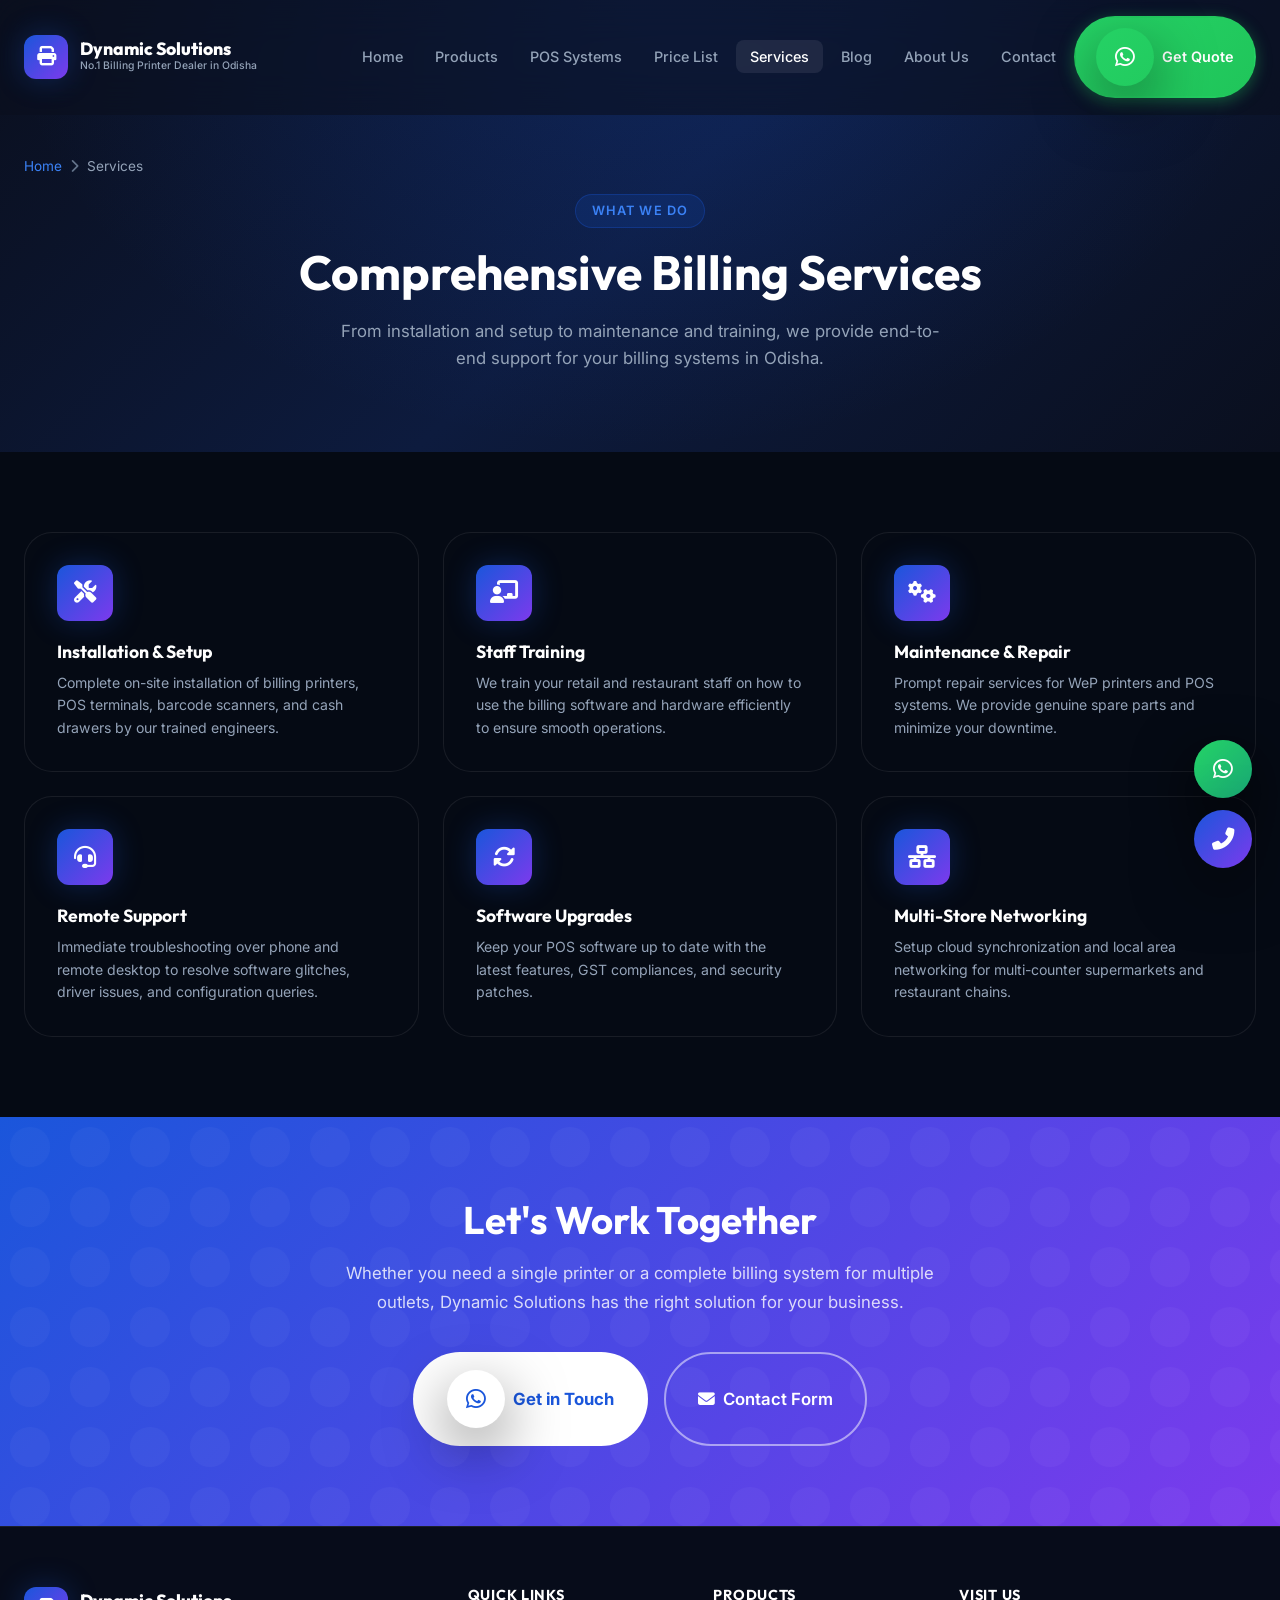
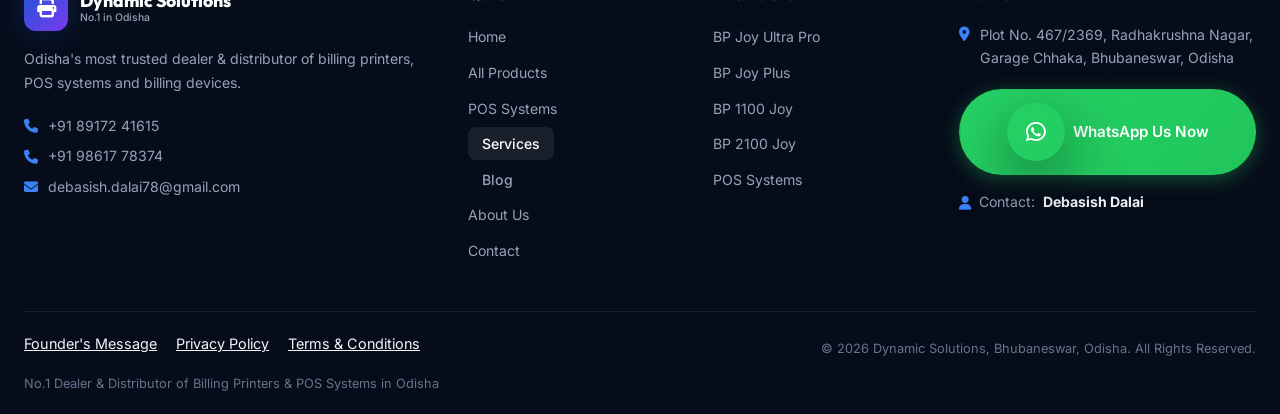
<file: services.html>
﻿<!DOCTYPE html>
<html lang="en">

<head>
  <meta charset="UTF-8" />
  <meta name="viewport" content="width=device-width, initial-scale=1.0" />

  <!-- Primary Meta Tags -->
  <title>Printer Repair, AMC & Support Services | Dynamic Solutions Odisha</title>
  <meta name="title" content="Printer Repair, AMC & Support Services | Dynamic Solutions Odisha" />
  <meta name="description" content="Expert on-site installation, staff training, repair, and AMC services for billing printers and POS systems across Odisha. Fast turnaround to keep your business running." />

  <!-- Open Graph / Facebook -->
  <meta property="og:type" content="website" />
  <meta property="og:url" content="https://dynamicsolutionodisha.com/services.html" />
  <meta property="og:title" content="Printer Repair, AMC & Support Services | Dynamic Solutions Odisha" />
  <meta property="og:description" content="Expert on-site installation, staff training, repair, and AMC services for billing printers and POS systems across Odisha. Fast turnaround to keep your business running." />
  <meta property="og:image" content="https://dynamicsolutionodisha.com/assets/images/about-showcase.webp" />

  <!-- X (Twitter) -->
  <meta property="twitter:card" content="summary_large_image" />
  <meta property="twitter:url" content="https://dynamicsolutionodisha.com/services.html" />
  <meta property="twitter:title" content="Printer Repair, AMC & Support Services | Dynamic Solutions Odisha" />
  <meta property="twitter:description" content="Expert on-site installation, staff training, repair, and AMC services for billing printers and POS systems across Odisha. Fast turnaround to keep your business running." />
  <meta property="twitter:image" content="https://dynamicsolutionodisha.com/assets/images/about-showcase.webp" />



  <meta name="keywords"
    content="Dynamic Solutions Bhubaneswar, billing printer dealer Odisha, WeP dealer Odisha, Debasish Dalai Dynamic Solutions, billing solution Odisha" />
  <link rel="canonical" href="https://dynamicsolutionodisha.com/about.html" />
  <link rel="preconnect" href="https://fonts.googleapis.com" />
  <link rel="preconnect" href="https://fonts.gstatic.com" crossorigin />
  <link
    href="https://fonts.googleapis.com/css2?family=Inter:wght@300;400;500;600;700;800;900&family=Outfit:wght@400;600;700;800&display=swap"
    rel="stylesheet" />
  <link rel="stylesheet" href="https://cdnjs.cloudflare.com/ajax/libs/font-awesome/6.5.0/css/all.min.css" />
  <link rel="stylesheet" href="css/style.css" />
  <link rel="icon" href="assets/favicon.png" type="image/png" />

  <!-- Google Analytics -->
  <script async src="https://www.googletagmanager.com/gtag/js?id=G-PHNLY70PSQ"></script>
  <script>
    window.dataLayer = window.dataLayer || [];
    function gtag(){dataLayer.push(arguments);}
    gtag('js', new Date());
    gtag('config', 'G-PHNLY70PSQ');
  </script>
</head>

<body>

  <div class="fab-container">
    <a href="https://wa.me/918917241615?text=Hello%20Dynamic%20Solutions!" class="fab fab-whatsapp" target="_blank"
      rel="noopener" aria-label="WhatsApp"><i class="fab fa-whatsapp"></i><span class="fab-tooltip">WhatsApp
        Us</span></a>
    <a href="tel:+918917241615" class="fab fab-call" aria-label="Call"><i class="fas fa-phone-alt"></i><span
        class="fab-tooltip">Call Now</span></a>
  </div>

  <header class="header" id="mainHeader">
    <div class="container">
      <nav class="nav">
        <a href="index.html" class="logo">
          <div class="logo-icon"><i class="fas fa-print"></i></div>
          <div class="logo-text"><span class="logo-name">Dynamic Solutions</span><span class="logo-tagline">No.1 Billing
              Printer Dealer in Odisha</span></div>
        </a>
        <ul class="nav-links" id="navLinks">
          <li><a href="index.html" class="nav-link">Home</a></li>
          <li><a href="products.html" class="nav-link">Products</a></li>
          <li><a href="pos.html" class="nav-link">POS Systems</a></li>
          <li><a href="pricelist.html" class="nav-link">Price List</a></li>
          <li><a href="services.html" class="nav-link active">Services</a></li>
          <li><a href="blog.html" class="nav-link">Blog</a></li>
          <li><a href="about.html" class="nav-link">About Us</a></li>
          <li><a href="contact.html" class="nav-link">Contact</a></li>
          <li><a href="https://wa.me/918917241615" class="btn btn-primary nav-cta" target="_blank" rel="noopener"><i
                class="fab fa-whatsapp"></i> Get Quote</a></li>
        </ul>
        <button class="hamburger" id="hamburger"
          aria-label="Toggle menu"><span></span><span></span><span></span></button>
      </nav>
    </div>
  </header>

  <!-- Page Hero -->
  <section class="page-hero">
    <div class="container">
      <div class="breadcrumb"><a href="index.html">Home</a><span class="sep"><i
            class="fas fa-chevron-right"></i></span><span>Services</span></div>
      <span class="section-tag">What We Do</span>
      <h1>Comprehensive Billing Services</h1>
      <p>From installation and setup to maintenance and training, we provide end-to-end support for your billing systems
        in Odisha.</p>
    </div>
  </section>

  <!-- Services Section -->
  <section class="section">
    <div class="container">
      <div class="why-grid">
        <div class="why-card">
          <div class="why-icon"><i class="fas fa-tools"></i></div>
          <h3>Installation & Setup</h3>
          <p>Complete on-site installation of billing printers, POS terminals, barcode scanners, and cash drawers by our
            trained engineers.</p>
        </div>
        <div class="why-card">
          <div class="why-icon"><i class="fas fa-chalkboard-teacher"></i></div>
          <h3>Staff Training</h3>
          <p>We train your retail and restaurant staff on how to use the billing software and hardware efficiently to
            ensure smooth operations.</p>
        </div>
        <div class="why-card">
          <div class="why-icon"><i class="fas fa-cogs"></i></div>
          <h3>Maintenance & Repair</h3>
          <p>Prompt repair services for WeP printers and POS systems. We provide genuine spare parts and minimize your
            downtime.</p>
        </div>
        <div class="why-card">
          <div class="why-icon"><i class="fas fa-headset"></i></div>
          <h3>Remote Support</h3>
          <p>Immediate troubleshooting over phone and remote desktop to resolve software glitches, driver issues, and
            configuration queries.</p>
        </div>
        <div class="why-card">
          <div class="why-icon"><i class="fas fa-sync-alt"></i></div>
          <h3>Software Upgrades</h3>
          <p>Keep your POS software up to date with the latest features, GST compliances, and security patches.</p>
        </div>
        <div class="why-card">
          <div class="why-icon"><i class="fas fa-network-wired"></i></div>
          <h3>Multi-Store Networking</h3>
          <p>Setup cloud synchronization and local area networking for multi-counter supermarkets and restaurant chains.
          </p>
        </div>
      </div>
    </div>
  </section>
  <!-- CTA -->
  <section class="cta-banner">
    <div class="container">
      <div class="cta-content">
        <h2>Let's Work Together</h2>
        <p>Whether you need a single printer or a complete billing system for multiple outlets, Dynamic Solutions has
          the right solution for your business.</p>
        <div class="cta-actions">
          <a href="https://wa.me/918917241615?text=Hello!%20I%20want%20to%20work%20with%20Dynamic%20Solutions%20for%20my%20billing%20system."
            class="btn btn-white btn-lg" target="_blank" rel="noopener" id="aboutCtaBannerWa"><i
              class="fab fa-whatsapp"></i> Get in Touch</a>
          <a href="contact.html" class="btn btn-outline-white btn-lg" id="aboutCtaBannerContact"><i
              class="fas fa-envelope"></i> Contact Form</a>
        </div>
      </div>
    </div>
  </section>

  <!-- Footer -->
  <footer class="footer" id="mainFooter">
    <div class="container">
      <div class="footer-grid">
        <div class="footer-brand">
          <a href="index.html" class="logo">
            <div class="logo-icon"><i class="fas fa-print"></i></div>
            <div class="logo-text"><span class="logo-name">Dynamic Solutions</span><span class="logo-tagline">No.1 in
                Odisha</span></div>
          </a>
          <p>Odisha's most trusted dealer & distributor of billing printers, POS systems and billing devices.</p>
          <div class="footer-contact-quick">
            <a href="tel:+918917241615"><i class="fas fa-phone"></i> +91 89172 41615</a>
            <a href="tel:+919861778374"><i class="fas fa-phone"></i> +91 98617 78374</a>
            <a href="mailto:debasish.dalai78@gmail.com"><i class="fas fa-envelope"></i> debasish.dalai78@gmail.com</a>
          </div>
        </div>
        <div class="footer-links">
          <h4>Quick Links</h4>
          <ul>
            <li><a href="index.html">Home</a></li>
            <li><a href="products.html">All Products</a></li>
            <li><a href="pos.html">POS Systems</a></li>
            <li><a href="services.html" class="nav-link">Services</a></li>
            <li><a href="blog.html" class="nav-link">Blog</a></li>
            <li><a href="about.html">About Us</a></li>
            <li><a href="contact.html">Contact</a></li>
          </ul>
        </div>
        <div class="footer-links">
          <h4>Products</h4>
          <ul>
            <li><a href="products.html#joy-ultra-pro">BP Joy Ultra Pro</a></li>
            <li><a href="products.html#joy-plus">BP Joy Plus</a></li>
            <li><a href="products.html#bp-1100">BP 1100 Joy</a></li>
            <li><a href="products.html#bp-2100">BP 2100 Joy</a></li>
            <li><a href="pos.html">POS Systems</a></li>
          </ul>
        </div>
        <div class="footer-contact">
          <h4>Visit Us</h4>
          <address>
            <p><i class="fas fa-map-marker-alt"></i>Plot No. 467/2369, Radhakrushna Nagar, Garage Chhaka, Bhubaneswar,
              Odisha</p>
          </address>
          <div class="footer-whatsapp"><a href="https://wa.me/918917241615" class="btn btn-whatsapp" target="_blank"
              rel="noopener"><i class="fab fa-whatsapp"></i> WhatsApp Us Now</a></div>
          <p class="contact-person"><i class="fas fa-user"></i> Contact: <strong>Debasish Dalai</strong></p>
        </div>
      </div>
      <div class="footer-bottom">
        <div style="margin-bottom: 10px; font-size: 0.9rem;">
          <a href="founder.html" style="color: inherit; text-decoration: underline; margin-right: 15px;">Founder's Message</a>
          <a href="privacy.html" style="color: inherit; text-decoration: underline; margin-right: 15px;">Privacy Policy</a>
          <a href="terms.html" style="color: inherit; text-decoration: underline;">Terms & Conditions</a>
        </div>
        <p>© 2026 Dynamic Solutions, Bhubaneswar, Odisha. All Rights Reserved.</p>
        <p>No.1 Dealer & Distributor of Billing Printers & POS Systems in Odisha</p>
      </div>
    </div>
  </footer>


  <!-- Mobile Bottom Navigation Bar -->
  <nav class="mobile-bottom-nav" aria-label="Mobile navigation">
    <a href="index.html" class="mob-nav-item" id="mobNavHome">
      <i class="fas fa-home"></i>
      <span>Home</span>
    </a>
    <a href="products.html" class="mob-nav-item" id="mobNavProducts">
      <i class="fas fa-print"></i>
      <span>Printers</span>
    </a>
    <a href="https://wa.me/918917241615?text=Hello%20Dynamic%20Solutions!%20I%20need%20a%20billing%20printer%20or%20POS%20system."
      class="mob-nav-item mob-nav-wa" target="_blank" rel="noopener" id="mobNavWa">
      <i class="fab fa-whatsapp"></i>
      <span>WhatsApp</span>
    </a>
    <a href="pos.html" class="mob-nav-item" id="mobNavPOS">
      <i class="fas fa-desktop"></i>
      <span>POS</span>
    </a>
    <a href="tel:+918917241615" class="mob-nav-item mob-nav-call" id="mobNavCall">
      <i class="fas fa-phone"></i>
      <span>Call</span>
    </a>
  </nav>
  <script src="js/main.js"></script>
</body>

</html>
</file>
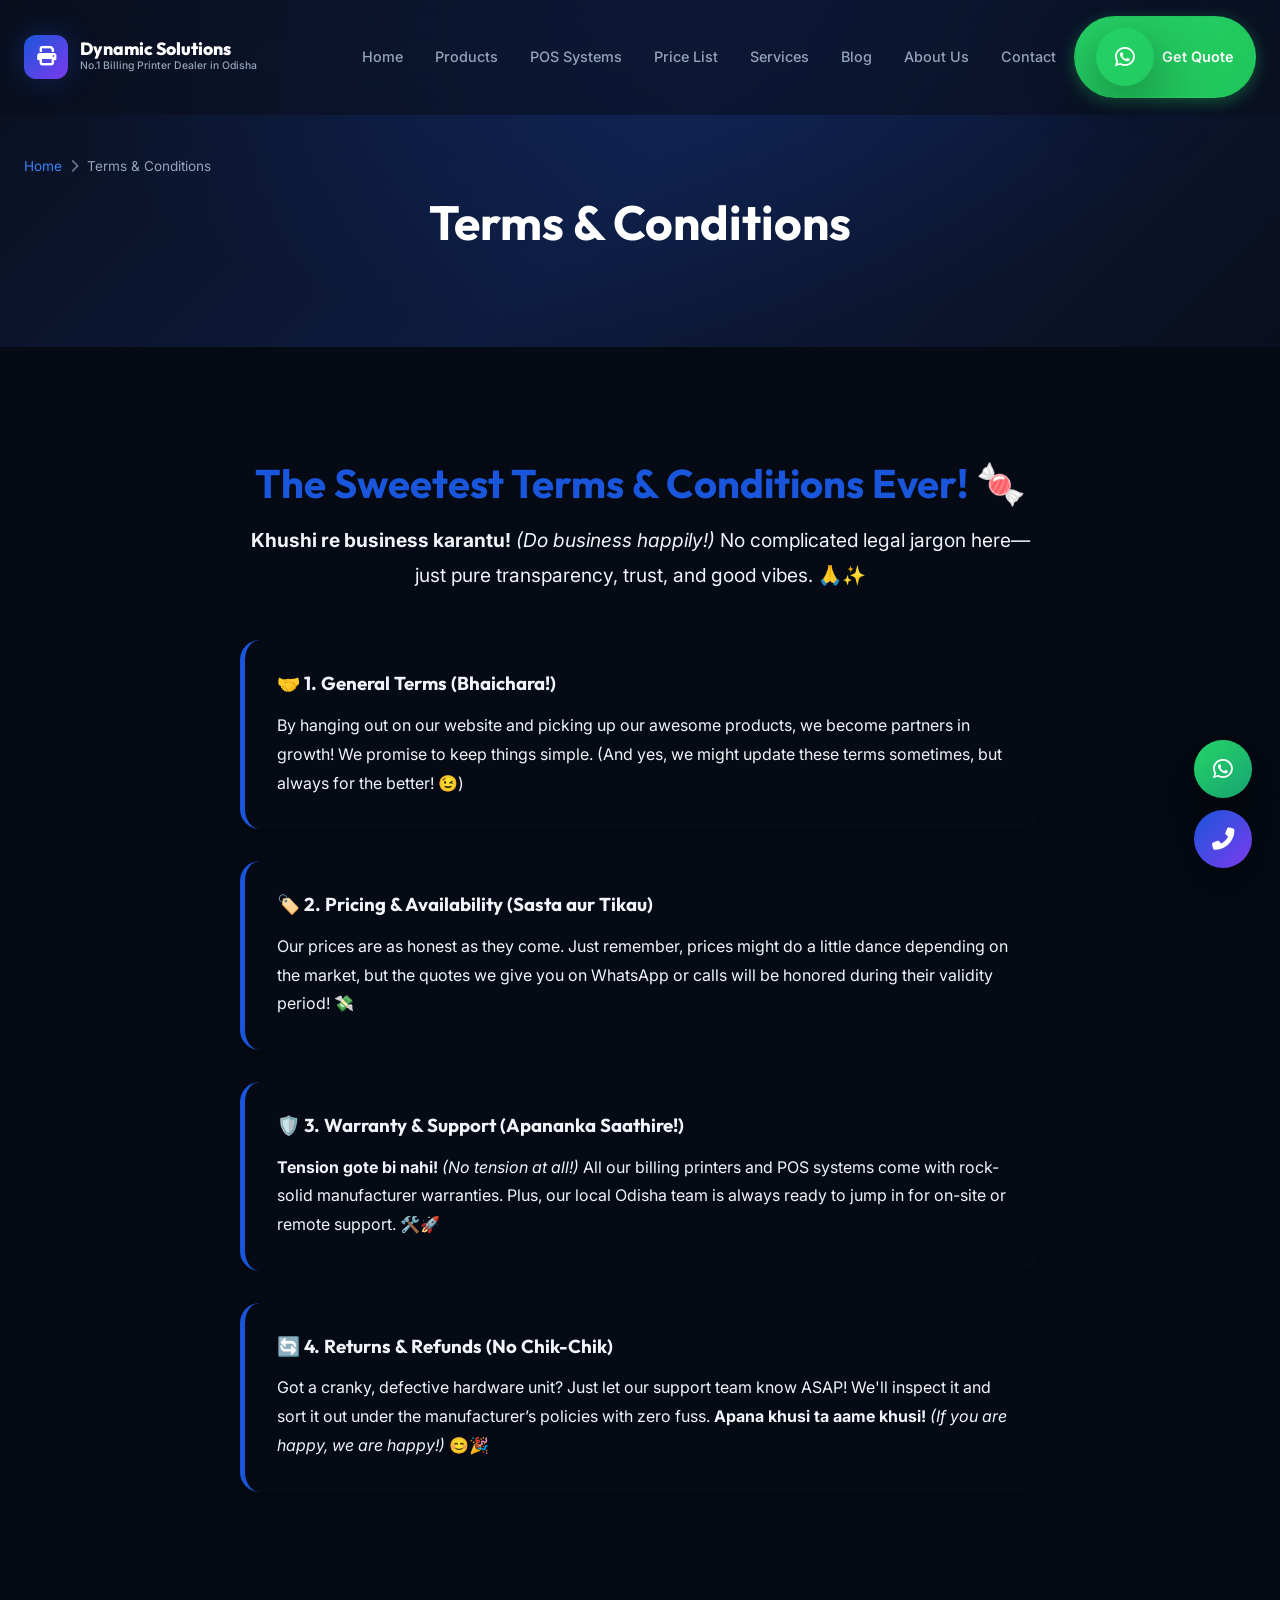
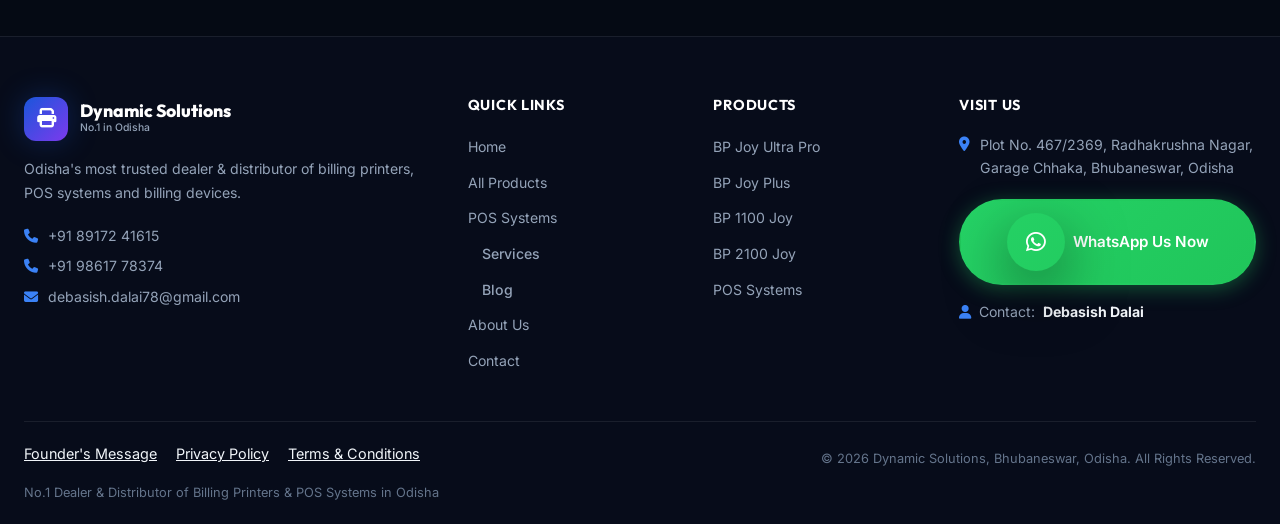
<file: terms.html>
<!DOCTYPE html>
<html lang="en">

<head>
  <meta charset="UTF-8" />
  <meta name="viewport" content="width=device-width, initial-scale=1.0" />

  <!-- Primary Meta Tags -->
  <title>Terms & Conditions | Dynamic Solutions – Leading POS & Printer Dealer in Odisha</title>
  <meta name="title" content="About Us | Dynamic Solutions – Leading POS & Printer Dealer in Odisha" />
  <meta name="description" content="Terms & Conditions for Dynamic Solutions. Review our pricing, warranty, and return policies for billing printers and POS systems." />

  <!-- Open Graph / Facebook -->
  <meta property="og:type" content="website" />
  <meta property="og:url" content="https://dynamicsolutionodisha.com/about.html" />
  <meta property="og:title" content="About Us | Dynamic Solutions – Leading POS & Printer Dealer in Odisha" />
  <meta property="og:description" content="Learn about Dynamic Solutions, the authorized dealer for WeP billing printers and POS hardware in Bhubaneswar. Discover our story, mission, and why businesses trust us for their billing needs." />
  <meta property="og:image" content="https://dynamicsolutionodisha.com/assets/images/about-showcase.webp" />

  <!-- X (Twitter) -->
  <meta property="twitter:card" content="summary_large_image" />
  <meta property="twitter:url" content="https://dynamicsolutionodisha.com/about.html" />
  <meta property="twitter:title" content="About Us | Dynamic Solutions – Leading POS & Printer Dealer in Odisha" />
  <meta property="twitter:description" content="Learn about Dynamic Solutions, the authorized dealer for WeP billing printers and POS hardware in Bhubaneswar. Discover our story, mission, and why businesses trust us for their billing needs." />
  <meta property="twitter:image" content="https://dynamicsolutionodisha.com/assets/images/about-showcase.webp" />



  <meta name="keywords"
    content="Dynamic Solutions Bhubaneswar, billing printer dealer Odisha, WeP dealer Odisha, Debasish Dalai Dynamic Solutions, billing solution Odisha" />
  <link rel="canonical" href="https://dynamicsolutionodisha.com/about.html" />
  <link rel="preconnect" href="https://fonts.googleapis.com" />
  <link rel="preconnect" href="https://fonts.gstatic.com" crossorigin />
  <link
    href="https://fonts.googleapis.com/css2?family=Inter:wght@300;400;500;600;700;800;900&family=Outfit:wght@400;600;700;800&display=swap"
    rel="stylesheet" />
  <link rel="stylesheet" href="https://cdnjs.cloudflare.com/ajax/libs/font-awesome/6.5.0/css/all.min.css" />
  <link rel="stylesheet" href="css/style.css" />
  <link rel="icon" href="assets/favicon.png" type="image/png" />

  <!-- Google Analytics -->
  <script async src="https://www.googletagmanager.com/gtag/js?id=G-PHNLY70PSQ"></script>
  <script>
    window.dataLayer = window.dataLayer || [];
    function gtag(){dataLayer.push(arguments);}
    gtag('js', new Date());
    gtag('config', 'G-PHNLY70PSQ');
  </script>
</head>

<body>

  <div class="fab-container">
    <a href="https://wa.me/918917241615?text=Hello%20Dynamic%20Solutions!" class="fab fab-whatsapp" target="_blank"
      rel="noopener" aria-label="WhatsApp"><i class="fab fa-whatsapp"></i><span class="fab-tooltip">WhatsApp
        Us</span></a>
    <a href="tel:+918917241615" class="fab fab-call" aria-label="Call"><i class="fas fa-phone-alt"></i><span
        class="fab-tooltip">Call Now</span></a>
  </div>

  <header class="header" id="mainHeader">
    <div class="container">
      <nav class="nav">
        <a href="index.html" class="logo">
          <div class="logo-icon"><i class="fas fa-print"></i></div>
          <div class="logo-text"><span class="logo-name">Dynamic Solutions</span><span class="logo-tagline">No.1 Billing
              Printer Dealer in Odisha</span></div>
        </a>
        <ul class="nav-links" id="navLinks">
          <li><a href="index.html" class="nav-link">Home</a></li>
          <li><a href="products.html" class="nav-link">Products</a></li>
          <li><a href="pos.html" class="nav-link">POS Systems</a></li>
          <li><a href="pricelist.html" class="nav-link">Price List</a></li>
          <li><a href="services.html" class="nav-link">Services</a></li>
          <li><a href="blog.html" class="nav-link">Blog</a></li>
          <li><a href="about.html" class="nav-link active">About Us</a></li>
          <li><a href="contact.html" class="nav-link">Contact</a></li>
          <li><a href="https://wa.me/918917241615" class="btn btn-primary nav-cta" target="_blank" rel="noopener"><i
                class="fab fa-whatsapp"></i> Get Quote</a></li>
        </ul>
        <button class="hamburger" id="hamburger"
          aria-label="Toggle menu"><span></span><span></span><span></span></button>
      </nav>
    </div>
  </header>

  <!-- Page Hero -->
    <section class="page-hero">
    <div class="container">
      <div class="breadcrumb"><a href="index.html">Home</a><span class="sep"><i class="fas fa-chevron-right"></i></span><span>Terms & Conditions</span></div>
      <h1>Terms & Conditions</h1>
    </div>
  </section>
  <section class="section">
    <div class="container" style="max-width:800px; margin:0 auto; padding: 2rem 0; line-height: 1.8;">
      <div style="text-align: center; margin-bottom: 3rem;">
        <h2 style="color: var(--primary); font-size: 2.5rem; margin-bottom: 1rem;">The Sweetest Terms & Conditions Ever! 🍬</h2>
        <p style="font-size: 1.2rem; color: var(--text);"><strong>Khushi re business karantu!</strong> <em>(Do business happily!)</em> No complicated legal jargon here—just pure transparency, trust, and good vibes. 🙏✨</p>
      </div>
      
      <div style="margin-bottom: 2rem; padding: 2rem; background: var(--bg-alt); border-radius: var(--radius-lg); box-shadow: var(--shadow-sm); border-left: 5px solid var(--primary);">
        <h3 style="margin-bottom: 1rem;">🤝 1. General Terms (Bhaichara!)</h3>
        <p>By hanging out on our website and picking up our awesome products, we become partners in growth! We promise to keep things simple. (And yes, we might update these terms sometimes, but always for the better! 😉)</p>
      </div>
      
      <div style="margin-bottom: 2rem; padding: 2rem; background: var(--bg-alt); border-radius: var(--radius-lg); box-shadow: var(--shadow-sm); border-left: 5px solid var(--primary);">
        <h3 style="margin-bottom: 1rem;">🏷️ 2. Pricing & Availability (Sasta aur Tikau)</h3>
        <p>Our prices are as honest as they come. Just remember, prices might do a little dance depending on the market, but the quotes we give you on WhatsApp or calls will be honored during their validity period! 💸</p>
      </div>

      <div style="margin-bottom: 2rem; padding: 2rem; background: var(--bg-alt); border-radius: var(--radius-lg); box-shadow: var(--shadow-sm); border-left: 5px solid var(--primary);">
        <h3 style="margin-bottom: 1rem;">🛡️ 3. Warranty & Support (Apananka Saathire!)</h3>
        <p><strong>Tension gote bi nahi!</strong> <em>(No tension at all!)</em> All our billing printers and POS systems come with rock-solid manufacturer warranties. Plus, our local Odisha team is always ready to jump in for on-site or remote support. 🛠️🚀</p>
      </div>
      
      <div style="margin-bottom: 2rem; padding: 2rem; background: var(--bg-alt); border-radius: var(--radius-lg); box-shadow: var(--shadow-sm); border-left: 5px solid var(--primary);">
        <h3 style="margin-bottom: 1rem;">🔄 4. Returns & Refunds (No Chik-Chik)</h3>
        <p>Got a cranky, defective hardware unit? Just let our support team know ASAP! We'll inspect it and sort it out under the manufacturer’s policies with zero fuss. <strong>Apana khusi ta aame khusi!</strong> <em>(If you are happy, we are happy!)</em> 😊🎉</p>
      </div>
    </div>
  </section><footer class="footer" id="mainFooter">
    <div class="container">
      <div class="footer-grid">
        <div class="footer-brand">
          <a href="index.html" class="logo">
            <div class="logo-icon"><i class="fas fa-print"></i></div>
            <div class="logo-text"><span class="logo-name">Dynamic Solutions</span><span class="logo-tagline">No.1 in
                Odisha</span></div>
          </a>
          <p>Odisha's most trusted dealer & distributor of billing printers, POS systems and billing devices.</p>
          <div class="footer-contact-quick">
            <a href="tel:+918917241615"><i class="fas fa-phone"></i> +91 89172 41615</a>
            <a href="tel:+919861778374"><i class="fas fa-phone"></i> +91 98617 78374</a>
            <a href="mailto:debasish.dalai78@gmail.com"><i class="fas fa-envelope"></i> debasish.dalai78@gmail.com</a>
          </div>
        </div>
        <div class="footer-links">
          <h4>Quick Links</h4>
          <ul>
            <li><a href="index.html">Home</a></li>
            <li><a href="products.html">All Products</a></li>
            <li><a href="pos.html">POS Systems</a></li>
            <li><a href="services.html" class="nav-link">Services</a></li>
            <li><a href="blog.html" class="nav-link">Blog</a></li>
            <li><a href="about.html">About Us</a></li>
            <li><a href="contact.html">Contact</a></li>
          </ul>
        </div>
        <div class="footer-links">
          <h4>Products</h4>
          <ul>
            <li><a href="products.html#joy-ultra-pro">BP Joy Ultra Pro</a></li>
            <li><a href="products.html#joy-plus">BP Joy Plus</a></li>
            <li><a href="products.html#bp-1100">BP 1100 Joy</a></li>
            <li><a href="products.html#bp-2100">BP 2100 Joy</a></li>
            <li><a href="pos.html">POS Systems</a></li>
          </ul>
        </div>
        <div class="footer-contact">
          <h4>Visit Us</h4>
          <address>
            <p><i class="fas fa-map-marker-alt"></i>Plot No. 467/2369, Radhakrushna Nagar, Garage Chhaka, Bhubaneswar,
              Odisha</p>
          </address>
          <div class="footer-whatsapp"><a href="https://wa.me/918917241615" class="btn btn-whatsapp" target="_blank"
              rel="noopener"><i class="fab fa-whatsapp"></i> WhatsApp Us Now</a></div>
          <p class="contact-person"><i class="fas fa-user"></i> Contact: <strong>Debasish Dalai</strong></p>
        </div>
      </div>
      <div class="footer-bottom">
        <div style="margin-bottom: 10px; font-size: 0.9rem;">
          <a href="founder.html" style="color: inherit; text-decoration: underline; margin-right: 15px;">Founder's Message</a>
          <a href="privacy.html" style="color: inherit; text-decoration: underline; margin-right: 15px;">Privacy Policy</a>
          <a href="terms.html" style="color: inherit; text-decoration: underline;">Terms & Conditions</a>
        </div>
        <p>© 2026 Dynamic Solutions, Bhubaneswar, Odisha. All Rights Reserved.</p>
        <p>No.1 Dealer & Distributor of Billing Printers & POS Systems in Odisha</p>
      </div>
    </div>
  </footer>


  <!-- Mobile Bottom Navigation Bar -->
  <nav class="mobile-bottom-nav" aria-label="Mobile navigation">
    <a href="index.html" class="mob-nav-item" id="mobNavHome">
      <i class="fas fa-home"></i>
      <span>Home</span>
    </a>
    <a href="products.html" class="mob-nav-item" id="mobNavProducts">
      <i class="fas fa-print"></i>
      <span>Printers</span>
    </a>
    <a href="https://wa.me/918917241615?text=Hello%20Dynamic%20Solutions!%20I%20need%20a%20billing%20printer%20or%20POS%20system."
      class="mob-nav-item mob-nav-wa" target="_blank" rel="noopener" id="mobNavWa">
      <i class="fab fa-whatsapp"></i>
      <span>WhatsApp</span>
    </a>
    <a href="pos.html" class="mob-nav-item" id="mobNavPOS">
      <i class="fas fa-desktop"></i>
      <span>POS</span>
    </a>
    <a href="tel:+918917241615" class="mob-nav-item mob-nav-call" id="mobNavCall">
      <i class="fas fa-phone"></i>
      <span>Call</span>
    </a>
  </nav>
  <script src="js/main.js"></script>
</body>

</html>
</file>
<file: css/style.css>
/* =====================================================
   Dynamic Solutions — Premium Billing Printer Website
   CSS Design System
   ===================================================== */

/* --- Google Fonts & Variables --- */
@import url('https://fonts.googleapis.com/css2?family=Inter:wght@300;400;500;600;700;800;900&family=Outfit:wght@400;600;700;800&display=swap');

:root {
  /* Brand Colors */
  --primary: #1a56db;
  --primary-dark: #1143b8;
  --primary-light: #3b82f6;
  --accent: #f59e0b;
  --accent-dark: #d97706;
  --success: #10b981;
  --whatsapp: #25d366;
  --whatsapp-dark: #1eb854;

  /* Neutrals - Updated for deeper premium look */
  --bg: #050a14;
  --bg-card: #0d1326;
  --bg-card2: #151d33;
  --border: rgba(255,255,255,0.08);
  --text: #f1f5f9;
  --text-muted: #94a3b8;
  --text-subtle: #64748b;

  /* Gradients */
  --gradient-primary: linear-gradient(135deg, #1a56db 0%, #7c3aed 100%);
  --gradient-accent: linear-gradient(135deg, #f59e0b 0%, #ef4444 100%);
  --gradient-success: linear-gradient(135deg, #10b981 0%, #06b6d4 100%);
  --gradient-hero: linear-gradient(135deg, #0a0f1e 0%, #0d1b3e 50%, #0a0f1e 100%);

  /* Shadows */
  --shadow-sm: 0 2px 8px rgba(0,0,0,0.3);
  --shadow-md: 0 8px 32px rgba(0,0,0,0.4);
  --shadow-lg: 0 20px 60px rgba(0,0,0,0.5);
  --shadow-glow: 0 0 30px rgba(26,86,219,0.3);
  --shadow-glow-accent: 0 0 30px rgba(245,158,11,0.3);

  /* Spacing */
  --container-max: 1280px;
  --section-py: 80px;

  /* Typography */
  --font-body: 'Inter', sans-serif;
  --font-heading: 'Outfit', sans-serif;

  /* Transitions */
  --transition: all 0.3s cubic-bezier(0.4, 0, 0.2, 1);
  --transition-slow: all 0.5s cubic-bezier(0.4, 0, 0.2, 1);

  /* Border Radius */
  --radius-sm: 8px;
  --radius-md: 12px;
  --radius-lg: 20px;
  --radius-xl: 28px;
  --radius-full: 9999px;
}

/* --- Reset & Base --- */
*, *::before, *::after { box-sizing: border-box; margin: 0; padding: 0; }

html { scroll-behavior: smooth; font-size: 16px; }

body {
  font-family: var(--font-body);
  background: var(--bg);
  color: var(--text);
  line-height: 1.6;
  overflow-x: hidden;
  -webkit-font-smoothing: antialiased;
}

a { color: inherit; text-decoration: none; }
img { max-width: 100%; display: block; }
ul { list-style: none; }
address { font-style: normal; }

/* --- Container --- */
.container {
  max-width: var(--container-max);
  margin: 0 auto;
  padding: 0 24px;
}

/* --- Typography --- */
h1, h2, h3, h4, h5, h6 {
  font-family: var(--font-heading);
  line-height: 1.2;
  font-weight: 700;
}

/* --- Buttons --- */
.btn {
  display: inline-flex;
  align-items: center;
  gap: 8px;
  padding: 12px 24px;
  border-radius: var(--radius-full);
  font-weight: 600;
  font-size: 0.95rem;
  cursor: pointer;
  border: 2px solid transparent;
  transition: var(--transition);
  white-space: nowrap;
  font-family: var(--font-body);
  text-align: center;
  justify-content: center;
}

.btn-primary {
  background: var(--gradient-primary);
  color: #fff;
  box-shadow: 0 4px 20px rgba(26,86,219,0.4);
}
.btn-primary:hover {
  transform: translateY(-2px);
  box-shadow: 0 8px 30px rgba(26,86,219,0.6);
}

.btn-secondary {
  background: rgba(255,255,255,0.08);
  color: #fff;
  border-color: rgba(255,255,255,0.15);
  backdrop-filter: blur(10px);
}
.btn-secondary:hover {
  background: rgba(255,255,255,0.15);
  transform: translateY(-2px);
}

.btn-outline {
  background: transparent;
  color: var(--text);
  border-color: rgba(255,255,255,0.25);
}
.btn-outline:hover {
  background: rgba(255,255,255,0.08);
  border-color: rgba(255,255,255,0.4);
  transform: translateY(-2px);
}

.btn-whatsapp {
  background: linear-gradient(135deg, #25d366, #20c55a);
  color: #fff;
  box-shadow: 0 4px 20px rgba(37,211,102,0.35);
}
.btn-whatsapp:hover {
  transform: translateY(-2px);
  box-shadow: 0 8px 30px rgba(37,211,102,0.55);
}

.btn-white {
  background: #fff;
  color: var(--primary);
  font-weight: 700;
}
.btn-white:hover {
  transform: translateY(-2px);
  box-shadow: 0 8px 30px rgba(255,255,255,0.3);
}

.btn-outline-white {
  background: transparent;
  color: #fff;
  border-color: rgba(255,255,255,0.5);
}
.btn-outline-white:hover {
  background: rgba(255,255,255,0.1);
  border-color: #fff;
  transform: translateY(-2px);
}

.btn-lg {
  padding: 16px 32px;
  font-size: 1.05rem;
}
.btn-sm {
  padding: 8px 18px;
  font-size: 0.85rem;
}

/* --- Gradient Text --- */
.gradient-text {
  background: var(--gradient-primary);
  -webkit-background-clip: text;
  -webkit-text-fill-color: transparent;
  background-clip: text;
}

.gradient-text-accent {
  background: var(--gradient-accent);
  -webkit-background-clip: text;
  -webkit-text-fill-color: transparent;
  background-clip: text;
}

/* --- Section --- */
.section {
  padding: var(--section-py) 0;
}

.section-header {
  text-align: center;
  margin-bottom: 60px;
}

.section-tag {
  display: inline-block;
  padding: 6px 16px;
  background: rgba(26,86,219,0.15);
  color: var(--primary-light);
  border-radius: var(--radius-full);
  font-size: 0.8rem;
  font-weight: 600;
  letter-spacing: 0.08em;
  text-transform: uppercase;
  margin-bottom: 16px;
  border: 1px solid rgba(26,86,219,0.3);
}

.section-title {
  font-size: clamp(1.8rem, 3vw, 2.6rem);
  color: #fff;
  margin-bottom: 16px;
}

.section-subtitle {
  font-size: 1.05rem;
  color: var(--text-muted);
  max-width: 600px;
  margin: 0 auto;
}

/* ===================================================
   HEADER / NAV
   =================================================== */
.header {
  position: fixed;
  top: 0;
  left: 0;
  right: 0;
  z-index: 1000;
  padding: 16px 0;
  transition: var(--transition);
  background: rgba(10,15,30,0.6);
  backdrop-filter: blur(20px);
  -webkit-backdrop-filter: blur(20px);
  border-bottom: 1px solid transparent;
}
.header.scrolled {
  background: rgba(10,15,30,0.95);
  border-bottom-color: var(--border);
  box-shadow: var(--shadow-md);
}

.nav {
  display: flex;
  align-items: center;
  gap: 32px;
}

.logo {
  display: flex;
  align-items: center;
  gap: 12px;
  flex-shrink: 0;
  text-decoration: none;
}

.logo-icon {
  width: 44px;
  height: 44px;
  background: var(--gradient-primary);
  border-radius: var(--radius-md);
  display: flex;
  align-items: center;
  justify-content: center;
  font-size: 1.2rem;
  color: #fff;
  box-shadow: var(--shadow-glow);
  flex-shrink: 0;
}

.logo-name {
  display: block;
  font-family: var(--font-heading);
  font-weight: 800;
  font-size: 1.1rem;
  color: #fff;
  line-height: 1.1;
}

.logo-tagline {
  display: block;
  font-size: 0.65rem;
  color: var(--text-muted);
  font-weight: 500;
}

.nav-links {
  display: flex;
  align-items: center;
  gap: 4px;
  margin-left: auto;
}

.nav-link {
  padding: 8px 14px;
  border-radius: var(--radius-sm);
  font-size: 0.9rem;
  font-weight: 500;
  color: var(--text-muted);
  transition: var(--transition);
}
.nav-link:hover, .nav-link.active {
  color: #fff;
  background: rgba(255,255,255,0.08);
}

.nav-cta {
  padding: 10px 20px;
  background: linear-gradient(135deg, #25d366, #20c55a);
  color: #fff !important;
  border-radius: var(--radius-full);
  font-weight: 600;
  font-size: 0.9rem;
  box-shadow: 0 4px 16px rgba(37,211,102,0.35);
  transition: var(--transition);
}
.nav-cta:hover {
  transform: translateY(-2px);
  box-shadow: 0 8px 25px rgba(37,211,102,0.5);
  background: linear-gradient(135deg, #20c55a, #1ab84d);
}

/* Hamburger */
.hamburger {
  display: none;
  flex-direction: column;
  gap: 5px;
  cursor: pointer;
  padding: 8px;
  background: transparent;
  border: none;
  margin-left: auto;
}
.hamburger span {
  display: block;
  width: 24px;
  height: 2px;
  background: var(--text);
  border-radius: 2px;
  transition: var(--transition);
}
.hamburger.active span:nth-child(1) { transform: translateY(7px) rotate(45deg); }
.hamburger.active span:nth-child(2) { opacity: 0; }
.hamburger.active span:nth-child(3) { transform: translateY(-7px) rotate(-45deg); }

/* ===================================================
   FLOATING ACTION BUTTONS
   =================================================== */
.fab-container {
  position: fixed;
  bottom: 32px;
  right: 28px;
  z-index: 900;
  display: flex;
  flex-direction: column;
  gap: 12px;
  align-items: flex-end;
}

.fab {
  display: flex;
  align-items: center;
  justify-content: center;
  width: 58px;
  height: 58px;
  border-radius: var(--radius-full);
  font-size: 1.4rem;
  transition: var(--transition);
  position: relative;
  box-shadow: var(--shadow-lg);
  cursor: pointer;
}

.fab-whatsapp {
  background: linear-gradient(135deg, #25d366, #128c7e);
  color: #fff;
}
.fab-call {
  background: var(--gradient-primary);
  color: #fff;
}

.fab:hover {
  transform: scale(1.12) translateY(-3px);
  box-shadow: 0 12px 40px rgba(0,0,0,0.5);
}

.fab-tooltip {
  position: absolute;
  right: 70px;
  background: var(--bg-card);
  color: #fff;
  padding: 6px 14px;
  border-radius: var(--radius-sm);
  font-size: 0.8rem;
  font-weight: 600;
  white-space: nowrap;
  opacity: 0;
  pointer-events: none;
  transition: var(--transition);
  border: 1px solid var(--border);
}
.fab:hover .fab-tooltip { opacity: 1; transform: translateX(0); }

@keyframes pulse-ring {
  0% { transform: scale(1); opacity: 1; }
  100% { transform: scale(1.5); opacity: 0; }
}

.fab-whatsapp::before {
  content: '';
  position: absolute;
  inset: 0;
  border-radius: var(--radius-full);
  background: rgba(37,211,102,0.4);
  animation: pulse-ring 2s ease-out infinite;
}

/* ===================================================
   HERO SECTION
   =================================================== */
.hero {
  min-height: 100vh;
  display: flex;
  align-items: center;
  padding: 120px 0 80px;
  background: var(--gradient-hero);
  position: relative;
  overflow: hidden;
}

.hero-bg-shapes {
  position: absolute;
  inset: 0;
  pointer-events: none;
}

.shape {
  position: absolute;
  border-radius: var(--radius-full);
  filter: blur(80px);
  opacity: 0.12;
}
.shape-1 {
  width: 600px; height: 600px;
  background: var(--primary);
  top: -200px; left: -200px;
  animation: float 8s ease-in-out infinite;
}
.shape-2 {
  width: 400px; height: 400px;
  background: #7c3aed;
  bottom: -100px; right: -100px;
  animation: float 10s ease-in-out infinite reverse;
}
.shape-3 {
  width: 300px; height: 300px;
  background: var(--accent);
  top: 50%; right: 30%;
  animation: float 12s ease-in-out infinite 2s;
}

@keyframes float {
  0%, 100% { transform: translateY(0) rotate(0deg); }
  50% { transform: translateY(-30px) rotate(5deg); }
}

/* Grid for content */
.hero .container {
  display: grid;
  grid-template-columns: 1fr 1fr;
  gap: 60px;
  align-items: center;
  position: relative;
  z-index: 1;
}

.hero-badge {
  display: inline-flex;
  align-items: center;
  gap: 8px;
  padding: 8px 18px;
  background: rgba(245,158,11,0.15);
  color: var(--accent);
  border: 1px solid rgba(245,158,11,0.3);
  border-radius: var(--radius-full);
  font-size: 0.82rem;
  font-weight: 600;
  margin-bottom: 24px;
  letter-spacing: 0.02em;
}

.hero-title {
  font-size: clamp(2.2rem, 4vw, 3.6rem);
  font-weight: 800;
  color: #fff;
  margin-bottom: 24px;
  line-height: 1.1;
}

.hero-subtitle {
  font-size: 1.1rem;
  color: var(--text-muted);
  margin-bottom: 40px;
  line-height: 1.7;
  max-width: 540px;
}

.hero-ctas {
  display: flex;
  flex-wrap: wrap;
  gap: 14px;
  margin-bottom: 48px;
}

.hero-stats {
  display: flex;
  align-items: center;
  gap: 28px;
  flex-wrap: wrap;
}

.stat-num {
  display: block;
  font-family: var(--font-heading);
  font-size: 2rem;
  font-weight: 800;
  color: #fff;
  background: var(--gradient-primary);
  -webkit-background-clip: text;
  -webkit-text-fill-color: transparent;
  background-clip: text;
}
.stat-label {
  display: block;
  font-size: 0.8rem;
  color: var(--text-muted);
  font-weight: 500;
}
.stat-divider {
  width: 1px;
  height: 40px;
  background: var(--border);
}

/* Hero Visual */
.hero-visual {
  display: flex;
  align-items: center;
  justify-content: center;
}

.hero-card-stack {
  position: relative;
  width: 320px;
  height: 360px;
}

.hero-product-card {
  position: absolute;
  width: 240px;
  padding: 28px;
  border-radius: var(--radius-xl);
  background: var(--bg-card);
  border: 1px solid var(--border);
  display: flex;
  flex-direction: column;
  align-items: center;
  gap: 12px;
  font-family: var(--font-heading);
  font-weight: 700;
  font-size: 1rem;
  color: var(--text-muted);
  backdrop-filter: blur(20px);
  box-shadow: var(--shadow-lg);
}

.hero-product-card i {
  font-size: 2.5rem;
  margin-bottom: 8px;
}

.card-back {
  top: 0;
  right: 0;
  transform: rotate(8deg);
  opacity: 0.6;
  background: rgba(26,86,219,0.1);
  border-color: rgba(26,86,219,0.2);
}
.card-back i { color: var(--primary-light); }

.card-mid {
  top: 30px;
  left: 20px;
  transform: rotate(-4deg);
  opacity: 0.8;
  background: rgba(124,58,237,0.1);
  border-color: rgba(124,58,237,0.2);
}
.card-mid i { color: #a78bfa; }

.card-front {
  bottom: 0;
  right: 20px;
  transform: rotate(2deg);
  opacity: 1;
  background: linear-gradient(135deg, rgba(26,86,219,0.2), rgba(124,58,237,0.2));
  border-color: rgba(26,86,219,0.4);
  color: #fff;
  animation: float 4s ease-in-out infinite;
}
.card-front i { color: #60a5fa; }

/* ===================================================
   TRUST BAR
   =================================================== */
.trust-bar {
  background: rgba(26,86,219,0.08);
  border-top: 1px solid var(--border);
  border-bottom: 1px solid var(--border);
  padding: 20px 0;
}

.trust-items {
  display: flex;
  align-items: center;
  justify-content: center;
  flex-wrap: wrap;
  gap: 32px;
}

.trust-item {
  display: flex;
  align-items: center;
  gap: 10px;
  font-size: 0.9rem;
  font-weight: 600;
  color: var(--text-muted);
}
.trust-item i {
  color: var(--primary-light);
  font-size: 1.1rem;
}

/* ===================================================
   PRODUCTS SECTION
   =================================================== */
.featured-products { background: var(--bg); }

.products-grid {
  display: grid;
  grid-template-columns: repeat(auto-fill, minmax(300px, 1fr));
  gap: 24px;
}

.product-card {
  background: var(--bg-card);
  border: 1px solid var(--border);
  border-radius: var(--radius-xl);
  padding: 28px;
  position: relative;
  transition: var(--transition);
  overflow: hidden;
}

.product-card::before {
  content: '';
  position: absolute;
  top: 0; left: 0; right: 0;
  height: 2px;
  background: var(--gradient-primary);
  opacity: 0;
  transition: var(--transition);
}

.product-card:hover {
  transform: translateY(-6px);
  box-shadow: var(--shadow-glow);
  border-color: rgba(26,86,219,0.3);
}
.product-card:hover::before { opacity: 1; }

.product-card.featured {
  background: linear-gradient(135deg, rgba(26,86,219,0.12), rgba(124,58,237,0.08));
  border-color: rgba(26,86,219,0.3);
  grid-column: span 1;
}

.product-badge {
  position: absolute;
  top: 18px;
  right: 18px;
  background: var(--gradient-accent);
  color: #fff;
  padding: 4px 12px;
  border-radius: var(--radius-full);
  font-size: 0.72rem;
  font-weight: 700;
  letter-spacing: 0.05em;
  text-transform: uppercase;
}
.badge-new { background: var(--gradient-success); }

.product-icon-wrap {
  width: 56px;
  height: 56px;
  background: rgba(26,86,219,0.15);
  border-radius: var(--radius-md);
  display: flex;
  align-items: center;
  justify-content: center;
  font-size: 1.5rem;
  color: var(--primary-light);
  margin-bottom: 16px;
  transition: var(--transition);
}
.product-card:hover .product-icon-wrap {
  background: rgba(26,86,219,0.25);
  transform: scale(1.05);
}

.product-category {
  display: block;
  font-size: 0.75rem;
  font-weight: 600;
  color: var(--primary-light);
  text-transform: uppercase;
  letter-spacing: 0.08em;
  margin-bottom: 8px;
}

.product-name {
  font-size: 1.25rem;
  color: #fff;
  margin-bottom: 10px;
}

.product-desc {
  font-size: 0.9rem;
  color: var(--text-muted);
  line-height: 1.6;
  margin-bottom: 16px;
}

.product-features {
  display: flex;
  flex-direction: column;
  gap: 6px;
  margin-bottom: 20px;
}

.product-features li {
  display: flex;
  align-items: center;
  gap: 8px;
  font-size: 0.85rem;
  color: var(--text-muted);
}
.product-features li i {
  color: var(--success);
  font-size: 0.8rem;
  flex-shrink: 0;
}

.product-price-area {
  padding: 14px 0;
  border-top: 1px solid var(--border);
  border-bottom: 1px solid var(--border);
  margin-bottom: 20px;
}

.price-label {
  font-size: 0.85rem;
  color: var(--text-muted);
  font-style: italic;
}

.price-mrp {
  font-family: var(--font-heading);
  font-size: 1.6rem;
  font-weight: 800;
  color: #fff;
  display: block;
}

.price-mrp-label {
  font-size: 0.72rem;
  color: var(--text-muted);
  display: block;
  margin-top: 2px;
}

.price-dtp {
  font-size: 0.8rem;
  color: var(--success);
  font-weight: 600;
  margin-top: 4px;
  display: block;
}

.product-actions {
  display: flex;
  gap: 10px;
}
.product-actions .btn { flex: 1; }

.section-cta {
  display: flex;
  justify-content: center;
  gap: 16px;
  margin-top: 48px;
  flex-wrap: wrap;
}

/* ===================================================
   POS HIGHLIGHT
   =================================================== */
.pos-highlight {
  background: radial-gradient(ellipse at 20% 50%, rgba(26,86,219,0.08) 0%, transparent 60%),
              radial-gradient(ellipse at 80% 50%, rgba(124,58,237,0.06) 0%, transparent 60%),
              var(--bg);
}

.pos-content {
  display: grid;
  grid-template-columns: 1fr 1fr;
  gap: 60px;
  align-items: start;
}

.pos-text .section-title { text-align: left; margin-bottom: 16px; }
.pos-text .section-tag { margin-bottom: 12px; }

.pos-text > p {
  color: var(--text-muted);
  margin-bottom: 28px;
  line-height: 1.7;
}

.pos-feature-list {
  display: flex;
  flex-direction: column;
  gap: 12px;
  margin-bottom: 32px;
}
.pos-feature-list li {
  display: flex;
  align-items: center;
  gap: 10px;
  font-size: 0.95rem;
  color: var(--text);
}
.pos-feature-list li i { color: var(--success); }

.pos-ctas { display: flex; gap: 14px; flex-wrap: wrap; }

.pos-cards {
  display: flex;
  flex-direction: column;
  gap: 16px;
}

.pos-card {
  background: var(--bg-card);
  border: 1px solid var(--border);
  border-radius: var(--radius-lg);
  padding: 22px;
  transition: var(--transition);
  display: flex;
  flex-direction: column;
  gap: 8px;
}
.pos-card:hover {
  border-color: rgba(26,86,219,0.3);
  transform: translateX(6px);
  box-shadow: var(--shadow-glow);
}

.pos-card-icon {
  width: 44px;
  height: 44px;
  background: rgba(26,86,219,0.15);
  border-radius: var(--radius-md);
  display: flex;
  align-items: center;
  justify-content: center;
  font-size: 1.2rem;
  color: var(--primary-light);
}

.pos-card h4 {
  font-size: 1rem;
  color: #fff;
  font-weight: 700;
}
.pos-card p {
  font-size: 0.85rem;
  color: var(--text-muted);
  line-height: 1.5;
}
.pos-card-link {
  color: var(--primary-light);
  font-size: 0.85rem;
  font-weight: 600;
  display: flex;
  align-items: center;
  gap: 6px;
  margin-top: 4px;
  transition: var(--transition);
}
.pos-card-link:hover { gap: 10px; }

/* ===================================================
   WHY US
   =================================================== */
.why-us {
  background: var(--bg-card);
  border-top: 1px solid var(--border);
  border-bottom: 1px solid var(--border);
}

.why-grid {
  display: grid;
  grid-template-columns: repeat(3, 1fr);
  gap: 24px;
}

.why-card {
  background: var(--bg);
  border: 1px solid var(--border);
  border-radius: var(--radius-xl);
  padding: 32px;
  transition: var(--transition);
  position: relative;
  overflow: hidden;
}
.why-card::after {
  content: '';
  position: absolute;
  bottom: 0; left: 0;
  width: 100%; height: 3px;
  background: var(--gradient-primary);
  transform: scaleX(0);
  transform-origin: left;
  transition: var(--transition);
}
.why-card:hover {
  transform: translateY(-4px);
  border-color: rgba(26,86,219,0.2);
}
.why-card:hover::after { transform: scaleX(1); }

.why-icon {
  width: 56px;
  height: 56px;
  background: var(--gradient-primary);
  border-radius: var(--radius-md);
  display: flex;
  align-items: center;
  justify-content: center;
  font-size: 1.4rem;
  color: #fff;
  margin-bottom: 20px;
  box-shadow: var(--shadow-glow);
}

.why-card h3 {
  font-size: 1.1rem;
  color: #fff;
  margin-bottom: 10px;
}
.why-card p {
  font-size: 0.88rem;
  color: var(--text-muted);
  line-height: 1.6;
}

/* ===================================================
   SECTORS
   =================================================== */
.sectors { background: var(--bg); }

.sectors-grid {
  display: grid;
  grid-template-columns: repeat(4, 1fr);
  gap: 16px;
}

.sector-card {
  background: var(--bg-card);
  border: 1px solid var(--border);
  border-radius: var(--radius-lg);
  padding: 24px 16px;
  text-align: center;
  transition: var(--transition);
  cursor: default;
}
.sector-card:hover {
  background: rgba(26,86,219,0.08);
  border-color: rgba(26,86,219,0.3);
  transform: translateY(-4px);
}

.sector-card i {
  font-size: 2rem;
  color: var(--primary-light);
  margin-bottom: 12px;
  display: block;
}
.sector-card span {
  font-size: 0.88rem;
  font-weight: 600;
  color: var(--text-muted);
}
.sector-card:hover span { color: var(--text); }

/* ===================================================
   TESTIMONIALS
   =================================================== */
.testimonials {
  background: var(--bg-card);
  border-top: 1px solid var(--border);
  border-bottom: 1px solid var(--border);
}

.testimonials-grid {
  display: grid;
  grid-template-columns: repeat(3, 1fr);
  gap: 24px;
}

.testimonial-card {
  background: var(--bg);
  border: 1px solid var(--border);
  border-radius: var(--radius-xl);
  padding: 32px;
  transition: var(--transition);
  position: relative;
}
.testimonial-card:hover {
  transform: translateY(-4px);
  border-color: rgba(26,86,219,0.25);
  box-shadow: var(--shadow-glow);
}

.featured-testimonial {
  background: linear-gradient(135deg, rgba(26,86,219,0.12), rgba(124,58,237,0.08));
  border-color: rgba(26,86,219,0.3);
}

.testimonial-stars {
  display: flex;
  gap: 4px;
  margin-bottom: 20px;
}
.testimonial-stars i { color: var(--accent); font-size: 0.95rem; }

.testimonial-card blockquote {
  font-size: 0.95rem;
  color: var(--text-muted);
  line-height: 1.7;
  margin-bottom: 24px;
  font-style: italic;
  position: relative;
}
.testimonial-card blockquote::before {
  content: '"';
  position: absolute;
  top: -10px; left: -5px;
  font-size: 4rem;
  color: var(--primary);
  opacity: 0.15;
  font-family: Georgia, serif;
  line-height: 1;
}

.testimonial-author {
  display: flex;
  align-items: center;
  gap: 14px;
}
.author-avatar {
  width: 48px;
  height: 48px;
  background: var(--gradient-primary);
  border-radius: var(--radius-full);
  display: flex;
  align-items: center;
  justify-content: center;
  font-weight: 700;
  font-size: 0.9rem;
  color: #fff;
  flex-shrink: 0;
}
.author-info strong {
  display: block;
  font-size: 0.95rem;
  color: #fff;
  font-weight: 700;
}
.author-info span {
  font-size: 0.8rem;
  color: var(--text-muted);
}

/* ===================================================
   CTA BANNER
   =================================================== */
.cta-banner {
  background: var(--gradient-primary);
  padding: 80px 0;
  position: relative;
  overflow: hidden;
}
.cta-banner::before {
  content: '';
  position: absolute;
  inset: 0;
  background: url("data:image/svg+xml,%3Csvg width='60' height='60' viewBox='0 0 60 60' xmlns='http://www.w3.org/2000/svg'%3E%3Cg fill='none' fill-rule='evenodd'%3E%3Cg fill='%23ffffff' fill-opacity='0.03'%3E%3Ccircle cx='30' cy='30' r='20'/%3E%3C/g%3E%3C/g%3E%3C/svg%3E");
  pointer-events: none;
}

.cta-content {
  text-align: center;
  position: relative;
  z-index: 1;
}
.cta-content h2 {
  font-size: clamp(1.8rem, 3vw, 2.6rem);
  color: #fff;
  margin-bottom: 16px;
}
.cta-content p {
  font-size: 1.05rem;
  color: rgba(255,255,255,0.8);
  max-width: 600px;
  margin: 0 auto 36px;
  line-height: 1.7;
}
.cta-actions {
  display: flex;
  justify-content: center;
  gap: 16px;
  flex-wrap: wrap;
}

/* ===================================================
   FOOTER
   =================================================== */
.footer {
  background: #070c1a;
  padding: 60px 0 0;
  border-top: 1px solid var(--border);
}

.footer-grid {
  display: grid;
  grid-template-columns: 2fr 1fr 1fr 1.5fr;
  gap: 48px;
  padding-bottom: 48px;
}

.footer-brand .logo { margin-bottom: 16px; }
.footer-brand p {
  font-size: 0.88rem;
  color: var(--text-muted);
  line-height: 1.7;
  margin-bottom: 20px;
}

.footer-contact-quick {
  display: flex;
  flex-direction: column;
  gap: 8px;
}
.footer-contact-quick a {
  display: flex;
  align-items: center;
  gap: 8px;
  font-size: 0.88rem;
  color: var(--text-muted);
  transition: var(--transition);
}
.footer-contact-quick a:hover { color: var(--primary-light); }
.footer-contact-quick a i { color: var(--primary-light); width: 16px; }

.footer-links h4 {
  font-size: 0.9rem;
  color: #fff;
  font-weight: 700;
  margin-bottom: 20px;
  text-transform: uppercase;
  letter-spacing: 0.05em;
}
.footer-links ul {
  display: flex;
  flex-direction: column;
  gap: 10px;
}
.footer-links ul a {
  font-size: 0.88rem;
  color: var(--text-muted);
  transition: var(--transition);
}
.footer-links ul a:hover { color: var(--primary-light); padding-left: 4px; }

.footer-contact h4 {
  font-size: 0.9rem;
  color: #fff;
  font-weight: 700;
  margin-bottom: 20px;
  text-transform: uppercase;
  letter-spacing: 0.05em;
}
.footer-contact address p {
  display: flex;
  align-items: flex-start;
  gap: 10px;
  font-size: 0.88rem;
  color: var(--text-muted);
  line-height: 1.6;
  margin-bottom: 20px;
}
.footer-contact address p i { color: var(--primary-light); margin-top: 3px; flex-shrink: 0; }

.footer-whatsapp { margin-bottom: 16px; }
.footer-whatsapp .btn { width: 100%; }

.contact-person {
  font-size: 0.88rem;
  color: var(--text-muted);
  display: flex;
  align-items: center;
  gap: 8px;
}
.contact-person i { color: var(--primary-light); }
.contact-person strong { color: var(--text); }

.footer-bottom {
  border-top: 1px solid var(--border);
  padding: 20px 0;
  display: flex;
  justify-content: space-between;
  align-items: center;
  flex-wrap: wrap;
  gap: 8px;
}
.footer-bottom p {
  font-size: 0.8rem;
  color: var(--text-subtle);
}

/* ===================================================
   PRODUCTS PAGE
   =================================================== */
.page-hero {
  padding: 140px 0 80px;
  background: var(--gradient-hero);
  text-align: center;
  position: relative;
  overflow: hidden;
}
.page-hero::before {
  content: '';
  position: absolute;
  inset: 0;
  background: radial-gradient(ellipse at 50% 0%, rgba(26,86,219,0.2) 0%, transparent 70%);
}
.page-hero .container { position: relative; z-index: 1; }
.page-hero h1 {
  font-size: clamp(2rem, 4vw, 3rem);
  color: #fff;
  margin-bottom: 16px;
}
.page-hero p {
  font-size: 1.05rem;
  color: var(--text-muted);
  max-width: 600px;
  margin: 0 auto;
}

/* Product Detail Cards */
.product-detail-card {
  background: var(--bg-card);
  border: 1px solid var(--border);
  border-radius: var(--radius-xl);
  overflow: hidden;
  transition: var(--transition);
  margin-bottom: 32px;
  scroll-margin-top: 100px;
}
.product-detail-card:hover {
  box-shadow: var(--shadow-glow);
  border-color: rgba(26,86,219,0.25);
}

.product-detail-header {
  background: linear-gradient(135deg, rgba(26,86,219,0.15), rgba(124,58,237,0.08));
  padding: 36px;
  display: flex;
  gap: 24px;
  align-items: flex-start;
  border-bottom: 1px solid var(--border);
}

.product-detail-icon {
  width: 80px;
  height: 80px;
  background: rgba(26,86,219,0.2);
  border-radius: var(--radius-lg);
  display: flex;
  align-items: center;
  justify-content: center;
  font-size: 2.5rem;
  color: var(--primary-light);
  flex-shrink: 0;
  border: 1px solid rgba(26,86,219,0.3);
}

.product-detail-meta h2 {
  font-size: 1.6rem;
  color: #fff;
  margin-bottom: 6px;
}

.product-detail-meta .brand-tag {
  font-size: 0.78rem;
  font-weight: 600;
  color: var(--primary-light);
  text-transform: uppercase;
  letter-spacing: 0.08em;
  margin-bottom: 12px;
  display: block;
}

.product-detail-meta p {
  font-size: 0.95rem;
  color: var(--text-muted);
  max-width: 560px;
  line-height: 1.6;
}

.product-detail-body {
  padding: 36px;
  display: grid;
  grid-template-columns: 1fr 1fr;
  gap: 40px;
}

.spec-table {
  width: 100%;
  border-collapse: collapse;
  table-layout: fixed;
  word-wrap: break-word;
}
.spec-table caption {
  font-size: 0.85rem;
  font-weight: 700;
  color: #fff;
  text-align: left;
  margin-bottom: 12px;
  text-transform: uppercase;
  letter-spacing: 0.06em;
  padding-bottom: 12px;
  border-bottom: 1px solid var(--border);
}
.spec-table td {
  padding: 10px 14px;
  font-size: 0.88rem;
  border-bottom: 1px solid rgba(255,255,255,0.04);
}
.spec-table td:first-child {
  color: var(--text-muted);
  font-weight: 500;
  width: 45%;
}
.spec-table td:last-child { color: var(--text); font-weight: 600; }
.spec-table tr:last-child td { border-bottom: none; }

.product-price-box {
  background: var(--bg);
  border: 1px solid var(--border);
  border-radius: var(--radius-lg);
  padding: 24px;
  margin-top: auto;
}

.price-box-mrp {
  font-family: var(--font-heading);
  font-size: 2rem;
  font-weight: 800;
  color: #fff;
  display: block;
}
.price-box-label {
  font-size: 0.78rem;
  color: var(--text-muted);
  margin-bottom: 12px;
  display: block;
}
.price-box-dtp {
  font-size: 0.85rem;
  color: var(--success);
  font-weight: 600;
  margin-bottom: 20px;
  display: flex;
  align-items: center;
  gap: 6px;
}

.product-detail-actions {
  display: flex;
  gap: 12px;
}

/* Pricing Table */
.pricing-table-section { background: var(--bg); }

.pricing-table-wrap {
  overflow-x: auto;
  border-radius: var(--radius-xl);
  border: 1px solid var(--border);
}

.pricing-table {
  width: 100%;
  border-collapse: collapse;
  min-width: 700px;
}

.pricing-table thead {
  background: linear-gradient(135deg, rgba(26,86,219,0.2), rgba(124,58,237,0.1));
}
.pricing-table thead th {
  padding: 18px 20px;
  font-size: 0.85rem;
  font-weight: 700;
  color: #fff;
  text-align: left;
  letter-spacing: 0.04em;
  border-bottom: 1px solid var(--border);
}
.pricing-table tbody tr {
  border-bottom: 1px solid rgba(255,255,255,0.04);
  transition: var(--transition);
}
.pricing-table tbody tr:hover { background: rgba(26,86,219,0.05); }
.pricing-table tbody tr:last-child { border-bottom: none; }
.pricing-table tbody td {
  padding: 16px 20px;
  font-size: 0.9rem;
  color: var(--text-muted);
}
.pricing-table td:first-child { color: #fff; font-weight: 600; }
.pricing-table .price-cell {
  font-weight: 700;
  color: var(--primary-light);
  font-family: var(--font-heading);
  font-size: 1rem;
}
.pricing-table .mrp-cell {
  font-weight: 700;
  color: var(--accent);
  font-family: var(--font-heading);
  font-size: 1rem;
}
.pricing-table .enquire-cell .btn { white-space: nowrap; }

/* Filter Tabs */
.filter-tabs {
  display: flex;
  gap: 8px;
  justify-content: center;
  margin-bottom: 40px;
  flex-wrap: wrap;
}
.filter-tab {
  padding: 8px 20px;
  border-radius: var(--radius-full);
  border: 1px solid var(--border);
  background: transparent;
  color: var(--text-muted);
  font-size: 0.88rem;
  font-weight: 600;
  cursor: pointer;
  transition: var(--transition);
  font-family: var(--font-body);
}
.filter-tab.active, .filter-tab:hover {
  background: var(--gradient-primary);
  color: #fff;
  border-color: transparent;
}

/* ===================================================
   POS PAGE
   =================================================== */
.pos-page-header { background: var(--gradient-hero); }

/* ===================================================
   ABOUT PAGE
   =================================================== */
.about-story {
  display: grid;
  grid-template-columns: 1fr 1fr;
  gap: 60px;
  align-items: center;
}
.about-story-text h2 {
  font-size: clamp(1.6rem, 3vw, 2.2rem);
  color: #fff;
  margin-bottom: 20px;
}
.about-story-text p {
  color: var(--text-muted);
  line-height: 1.8;
  margin-bottom: 16px;
  font-size: 0.95rem;
}
.about-visual {
  display: grid;
  grid-template-columns: 1fr 1fr;
  gap: 16px;
}
.about-stat-box {
  background: var(--bg-card);
  border: 1px solid var(--border);
  border-radius: var(--radius-lg);
  padding: 28px;
  text-align: center;
}
.about-stat-box .stat-num {
  font-size: 2.2rem;
  font-weight: 800;
}
.about-stat-box .stat-label {
  font-size: 0.82rem;
  margin-top: 6px;
}

/* ===================================================
   CONTACT PAGE
   =================================================== */
.contact-grid {
  display: grid;
  grid-template-columns: 1fr 1.4fr;
  gap: 48px;
  align-items: start;
}

.contact-info h2 {
  font-size: 1.8rem;
  color: #fff;
  margin-bottom: 20px;
}

.contact-info > p {
  color: var(--text-muted);
  line-height: 1.7;
  margin-bottom: 32px;
}

.contact-method {
  display: flex;
  align-items: flex-start;
  gap: 16px;
  padding: 20px;
  background: var(--bg-card);
  border: 1px solid var(--border);
  border-radius: var(--radius-lg);
  margin-bottom: 16px;
  transition: var(--transition);
  text-decoration: none;
}
.contact-method:hover {
  border-color: rgba(26,86,219,0.3);
  transform: translateX(4px);
}
.contact-method-icon {
  width: 48px;
  height: 48px;
  border-radius: var(--radius-md);
  display: flex;
  align-items: center;
  justify-content: center;
  font-size: 1.3rem;
  flex-shrink: 0;
}
.cm-call .contact-method-icon { background: rgba(26,86,219,0.15); color: var(--primary-light); }
.cm-whatsapp .contact-method-icon { background: rgba(37,211,102,0.15); color: var(--whatsapp); }
.cm-email .contact-method-icon { background: rgba(245,158,11,0.15); color: var(--accent); }
.cm-location .contact-method-icon { background: rgba(239,68,68,0.15); color: #f87171; }

.contact-method-text strong {
  display: block;
  font-size: 0.85rem;
  color: var(--text-muted);
  font-weight: 600;
  margin-bottom: 4px;
  text-transform: uppercase;
  letter-spacing: 0.05em;
}
.contact-method-text span {
  display: block;
  font-size: 0.95rem;
  color: var(--text);
  font-weight: 600;
}

/* Contact Form */
.contact-form-card {
  background: var(--bg-card);
  border: 1px solid var(--border);
  border-radius: var(--radius-xl);
  padding: 36px;
}
.contact-form-card h3 {
  font-size: 1.3rem;
  color: #fff;
  margin-bottom: 24px;
}
.form-group { margin-bottom: 20px; }
.form-group label {
  display: block;
  font-size: 0.85rem;
  font-weight: 600;
  color: var(--text-muted);
  margin-bottom: 8px;
  text-transform: uppercase;
  letter-spacing: 0.04em;
}
.form-group input,
.form-group select,
.form-group textarea {
  width: 100%;
  padding: 14px 18px;
  background: var(--bg);
  border: 1px solid var(--border);
  border-radius: var(--radius-md);
  color: var(--text);
  font-size: 0.95rem;
  font-family: var(--font-body);
  transition: var(--transition);
  outline: none;
}
.form-group input:focus,
.form-group select:focus,
.form-group textarea:focus {
  border-color: var(--primary);
  box-shadow: 0 0 0 3px rgba(26,86,219,0.15);
}
.form-group textarea { resize: vertical; min-height: 120px; }
.form-group select option { background: var(--bg-card); }
.form-row { display: grid; grid-template-columns: 1fr 1fr; gap: 16px; }

/* ===================================================
   BREADCRUMB
   =================================================== */
.breadcrumb {
  display: flex;
  align-items: center;
  gap: 8px;
  font-size: 0.85rem;
  color: var(--text-muted);
  padding: 16px 0;
  flex-wrap: wrap;
}
.breadcrumb a { color: var(--primary-light); }
.breadcrumb a:hover { color: var(--text); }
.breadcrumb .sep { color: var(--text-subtle); }

/* ===================================================
   RESPONSIVE — TABLET
   =================================================== */
@media (max-width: 1024px) {
  .why-grid { grid-template-columns: repeat(2, 1fr); }
  .sectors-grid { grid-template-columns: repeat(3, 1fr); }
  .footer-grid { grid-template-columns: 1fr 1fr; gap: 32px; }
  .pos-content { grid-template-columns: 1fr; }
  .pos-cards { display: grid; grid-template-columns: repeat(3, 1fr); }
  .about-story { grid-template-columns: 1fr; }
  .contact-grid { grid-template-columns: 1fr; }
}

/* ===================================================
   MOBILE BOTTOM NAV BAR
   (Sticky thumb-zone nav for mobile — hidden on desktop)
   =================================================== */
.mobile-bottom-nav {
  display: none;
}

@media (max-width: 768px) {
  .container { padding: 0 16px; }

  /* Show mobile bottom bar */
  .mobile-bottom-nav {
    display: flex;
    position: fixed;
    bottom: 0; left: 0; right: 0;
    z-index: 1100;
    background: rgba(10, 15, 30, 0.97);
    backdrop-filter: blur(24px);
    -webkit-backdrop-filter: blur(24px);
    border-top: 1px solid rgba(255,255,255,0.1);
    padding: 8px 8px calc(8px + env(safe-area-inset-bottom));
    gap: 4px;
    align-items: center;
    box-shadow: 0 -8px 32px rgba(0,0,0,0.5);
  }

  .mob-nav-item {
    flex: 1;
    display: flex;
    flex-direction: column;
    align-items: center;
    justify-content: center;
    gap: 4px;
    padding: 8px 4px;
    border-radius: var(--radius-md);
    color: var(--text-subtle);
    font-size: 0.65rem;
    font-weight: 600;
    text-transform: uppercase;
    letter-spacing: 0.04em;
    text-align: center;
    transition: var(--transition);
    min-height: 52px;
    text-decoration: none;
    -webkit-tap-highlight-color: transparent;
  }

  .mob-nav-item i {
    font-size: 1.2rem;
    display: flex;
    align-items: center;
    justify-content: center;
    transition: var(--transition);
  }

  .mob-nav-item.active,
  .mob-nav-item:active {
    color: var(--primary-light);
    background: rgba(26,86,219,0.12);
  }

  .mob-nav-item.mob-nav-wa {
    background: linear-gradient(135deg, #25d366, #20c55a);
    color: #fff;
    border-radius: var(--radius-lg);
    flex: 1.4;
    font-size: 0.7rem;
    font-weight: 700;
    box-shadow: 0 4px 16px rgba(37,211,102,0.4);
  }
  .mob-nav-item.mob-nav-wa i { font-size: 1.4rem; }
  .mob-nav-item.mob-nav-wa:active { opacity: 0.85; }

  .mob-nav-item.mob-nav-call {
    background: rgba(26,86,219,0.15);
    color: var(--primary-light);
    border-radius: var(--radius-lg);
    border: 1px solid rgba(26,86,219,0.3);
  }

  /* Page body needs bottom padding so content isn't hidden behind nav */
  body { padding-bottom: calc(72px + env(safe-area-inset-bottom)); }

  /* Hide floating action buttons on mobile — bottom nav replaces them */
  .fab-container { display: none; }

  /* ===================================================
     MOBILE HEADER
     =================================================== */
  .header { padding: 12px 0; }

  .logo-icon { width: 38px; height: 38px; font-size: 1rem; }
  .logo-name { font-size: 1rem; }
  .logo-tagline { display: none; }

  .nav-links {
    display: none;
    position: fixed;
    top: 64px;
    left: 0; right: 0;
    background: rgba(7, 12, 26, 0.99);
    backdrop-filter: blur(24px);
    -webkit-backdrop-filter: blur(24px);
    flex-direction: column;
    padding: 16px;
    gap: 4px;
    border-bottom: 1px solid var(--border);
    max-height: calc(100vh - 64px);
    overflow-y: auto;
  }
  .nav-links.open { display: flex; }
  .nav-link {
    padding: 16px 18px;
    border-radius: var(--radius-md);
    width: 100%;
    font-size: 1rem;
    min-height: 52px;
    display: flex;
    align-items: center;
  }
  .nav-cta {
    width: 100%;
    text-align: center;
    margin-top: 8px;
    border-radius: var(--radius-md);
    min-height: 52px;
    justify-content: center;
    font-size: 1rem;
  }

  .hamburger { display: flex; }
  .hamburger span { width: 22px; }

  /* ===================================================
     MOBILE HERO
     =================================================== */
  .hero {
    min-height: auto;
    padding: 80px 0 40px;
  }
  .hero .container { grid-template-columns: 1fr; }
  .hero-visual { display: none; }

  .hero-badge {
    font-size: 0.75rem;
    padding: 6px 14px;
    margin-bottom: 16px;
  }

  .hero-title {
    font-size: clamp(1.8rem, 7vw, 2.4rem);
    margin-bottom: 16px;
    line-height: 1.15;
  }

  .hero-subtitle {
    font-size: 0.95rem;
    margin-bottom: 28px;
    line-height: 1.6;
  }

  /* Mobile hero CTAs — 2 primary actions only */
  .hero-ctas {
    display: grid;
    grid-template-columns: 1fr 1fr;
    gap: 10px;
    margin-bottom: 32px;
  }

  .hero-ctas .btn:last-child {
    grid-column: 1 / -1; /* call button spans full width */
  }

  .hero-ctas .btn {
    justify-content: center;
    min-height: 52px;
    font-size: 0.92rem;
    padding: 14px 18px;
  }

  /* Mobile stats — horizontal scroll row */
  .hero-stats {
    display: flex;
    gap: 0;
    overflow-x: auto;
    scrollbar-width: none;
    -ms-overflow-style: none;
    padding-bottom: 4px;
    margin: 0 -16px;
    padding: 0 16px 4px;
  }
  .hero-stats::-webkit-scrollbar { display: none; }

  .stat {
    flex: 0 0 auto;
    text-align: center;
    padding: 12px 16px;
    background: rgba(26,86,219,0.08);
    border: 1px solid rgba(26,86,219,0.15);
    border-radius: var(--radius-md);
    margin-right: 10px;
    min-width: 90px;
  }
  .stat:last-child { margin-right: 0; }
  .stat-num { font-size: 1.5rem; }
  .stat-label { font-size: 0.7rem; margin-top: 2px; }
  .stat-divider { display: none; }

  /* ===================================================
     TRUST BAR
     =================================================== */
  .trust-bar { padding: 14px 0; }
  .trust-items {
    gap: 0;
    overflow-x: auto;
    flex-wrap: nowrap;
    scrollbar-width: none;
    padding: 0 16px;
    justify-content: flex-start;
  }
  .trust-items::-webkit-scrollbar { display: none; }
  .trust-item {
    flex: 0 0 auto;
    gap: 6px;
    padding: 8px 14px;
    background: rgba(26,86,219,0.06);
    border-radius: var(--radius-full);
    margin-right: 8px;
    border: 1px solid rgba(26,86,219,0.12);
  }
  .trust-item span { display: block; font-size: 0.78rem; white-space: nowrap; }
  .trust-item i { font-size: 0.9rem; }

  /* ===================================================
     MOBILE PRODUCT CARDS
     (Horizontal swipe-friendly layout)
     =================================================== */
  .products-grid {
    grid-template-columns: 1fr;
    gap: 16px;
  }

  .product-card {
    padding: 20px;
    display: flex;
    flex-direction: column;
    gap: 0;
  }

  /* Compact icon + name row on mobile */
  .product-card .card-top-row {
    display: flex;
    align-items: center;
    gap: 14px;
    margin-bottom: 12px;
  }

  .product-icon-wrap {
    width: 48px;
    height: 48px;
    font-size: 1.3rem;
    margin-bottom: 0;
    flex-shrink: 0;
  }

  .product-name { font-size: 1.1rem; margin-bottom: 6px; }
  .product-desc { font-size: 0.88rem; margin-bottom: 12px; display: -webkit-box; -webkit-line-clamp: 2; -webkit-box-orient: vertical; overflow: hidden; }

  /* Features: show only 3, horizontal pills on mobile */
  .product-features {
    display: flex;
    flex-direction: row;
    flex-wrap: wrap;
    gap: 6px;
    margin-bottom: 14px;
  }
  .product-features li {
    background: rgba(26,86,219,0.08);
    border: 1px solid rgba(26,86,219,0.15);
    border-radius: var(--radius-full);
    padding: 4px 10px;
    font-size: 0.75rem;
    gap: 5px;
  }

  /* Big CTA buttons — full width, thumb-friendly */
  .product-actions {
    gap: 10px;
    margin-top: 4px;
  }
  .product-actions .btn {
    min-height: 48px;
    font-size: 0.9rem;
    border-radius: var(--radius-md);
  }
  .product-actions .btn-whatsapp {
    flex: 2; /* WhatsApp gets more space */
  }
  .product-actions .btn-outline {
    flex: 1;
  }

  /* Price area */
  .product-price-area { padding: 10px 0; margin-bottom: 14px; }

  /* ===================================================
     MOBILE SECTIONS
     =================================================== */
  .section { padding: 48px 0; }
  .section-header { margin-bottom: 36px; }
  .section-title { font-size: clamp(1.5rem, 5.5vw, 2rem); }
  .section-subtitle { font-size: 0.92rem; }

  /* POS section */
  .pos-content { grid-template-columns: 1fr; }
  .pos-cards { grid-template-columns: 1fr; gap: 12px; }
  .pos-text .section-title { font-size: 1.5rem; }
  .pos-ctas { flex-direction: column; }
  .pos-ctas .btn { min-height: 52px; justify-content: center; font-size: 0.95rem; }

  /* Why us */
  .why-grid { grid-template-columns: 1fr; gap: 14px; }
  .why-card { padding: 22px; }
  .why-icon { width: 48px; height: 48px; font-size: 1.2rem; margin-bottom: 14px; }
  .why-card h3 { font-size: 1rem; }

  /* Sectors — 2 col tight grid */
  .sectors-grid { grid-template-columns: repeat(2, 1fr); gap: 10px; }
  .sector-card { padding: 18px 10px; }
  .sector-card i { font-size: 1.6rem; margin-bottom: 8px; }
  .sector-card span { font-size: 0.8rem; }

  /* Testimonials — single column */
  .testimonials-grid { grid-template-columns: 1fr; gap: 16px; }
  .testimonial-card { padding: 24px; }
  .testimonial-card blockquote { font-size: 0.9rem; }

  /* CTA Banner */
  .cta-banner { padding: 52px 0; }
  .cta-content h2 { font-size: 1.6rem; }
  .cta-content p { font-size: 0.92rem; }
  .cta-actions {
    flex-direction: column;
    align-items: stretch;
    gap: 10px;
  }
  .cta-actions .btn {
    min-height: 54px;
    justify-content: center;
    font-size: 1rem;
  }

  /* ===================================================
     FOOTER — MOBILE
     =================================================== */
  .footer { padding: 40px 0 0; }
  .footer-grid { grid-template-columns: 1fr; gap: 28px; padding-bottom: 36px; }
  .footer-links ul a { font-size: 0.92rem; min-height: 32px; display: flex; align-items: center; }
  .footer-bottom { flex-direction: column; text-align: center; gap: 4px; }
  .footer-bottom p { font-size: 0.78rem; }

  /* ===================================================
     PRODUCT DETAIL PAGE — MOBILE
     =================================================== */
  .product-detail-header { flex-direction: column; padding: 24px; gap: 16px; }
  .product-detail-icon { width: 64px; height: 64px; font-size: 2rem; }
  .product-detail-meta h2 { font-size: 1.35rem; }
  .product-detail-body { grid-template-columns: 1fr; padding: 24px; gap: 24px; }
  .product-price-box { padding: 18px; }
  .price-box-mrp { font-size: 1.6rem; }
  .product-detail-actions {
    flex-direction: column;
    gap: 10px;
  }
  .product-detail-actions .btn {
    min-height: 52px;
    justify-content: center;
    font-size: 0.95rem;
  }
  .product-detail-actions .btn-whatsapp { order: -1; } /* WhatsApp first on mobile */

  /* Pricing table — horizontal scroll */
  .pricing-table-wrap {
    overflow-x: auto;
    -webkit-overflow-scrolling: touch;
  }
  .pricing-table { min-width: 580px; }
  .pricing-table thead th,
  .pricing-table tbody td {
    padding: 12px 14px;
    font-size: 0.82rem;
  }
  .pricing-table .enquire-cell .btn { font-size: 0.78rem; padding: 8px 12px; }

  /* Filter tabs — horizontal scroll */
  .filter-tabs {
    flex-wrap: nowrap;
    overflow-x: auto;
    scrollbar-width: none;
    justify-content: flex-start;
    padding-bottom: 8px;
    margin: 0 -16px;
    padding-left: 16px;
    padding-right: 16px;
  }
  .filter-tabs::-webkit-scrollbar { display: none; }
  .filter-tab { flex: 0 0 auto; padding: 10px 20px; min-height: 44px; }

  /* Page hero */
  .page-hero { padding: 96px 0 48px; }
  .page-hero h1 { font-size: clamp(1.6rem, 6vw, 2.2rem); }
  .page-hero p { font-size: 0.92rem; }

  /* Contact page */
  .contact-grid { grid-template-columns: 1fr; }
  .contact-form-card { padding: 24px; }
  .contact-method { padding: 16px; gap: 12px; }
  .contact-method-icon { width: 44px; height: 44px; font-size: 1.1rem; }

  /* About page */
  .about-visual { grid-template-columns: 1fr 1fr; }
  .about-stat-box { padding: 20px 16px; }

  /* Spec tables — mobile */
  .spec-table caption { font-size: 0.8rem; }
  .spec-table td { padding: 8px 12px; font-size: 0.82rem; }
}

/* ===================================================
   EXTRA SMALL PHONES (< 420px)
   =================================================== */
@media (max-width: 420px) {
  .hero-title { font-size: 1.7rem; }
  .hero-subtitle { font-size: 0.88rem; }
  .hero-ctas { grid-template-columns: 1fr; }
  .hero-ctas .btn:last-child { grid-column: 1; }

  .hero-badge { font-size: 0.7rem; padding: 5px 12px; }

  .section-title { font-size: 1.45rem; }

  .product-card { padding: 16px; }
  .product-name { font-size: 1rem; }

  .sectors-grid { grid-template-columns: 1fr 1fr; gap: 8px; }
  .sector-card { padding: 14px 8px; }
  .sector-card i { font-size: 1.4rem; }

  .testimonial-card { padding: 20px 16px; }

  .cta-banner { padding: 40px 0; }
  .cta-content h2 { font-size: 1.35rem; }

  .why-card { padding: 18px; }
  .footer-grid { gap: 24px; }

  .mob-nav-item { font-size: 0.6rem; }

  .pricing-table { min-width: 500px; }

  .product-detail-header { padding: 18px; }
  .product-detail-body { padding: 18px; }
}

/* ===================================================
   TOUCH — Remove hover effects on touch devices
   =================================================== */
@media (hover: none) and (pointer: coarse) {
  .product-card:hover { transform: none; box-shadow: none; }
  .why-card:hover { transform: none; }
  .testimonial-card:hover { transform: none; }
  .pos-card:hover { transform: none; }
  .contact-method:hover { transform: none; }
  .btn:hover { transform: none; }
  .fab:hover { transform: none; }
  .footer-links ul a:hover { padding-left: 0; }
  /* Keep WhatsApp button green on hover/touch */
  .btn-whatsapp:active { opacity: 0.85; }
  .btn-primary:active { opacity: 0.85; }
  .btn-outline:active { background: rgba(255,255,255,0.08); }
}

/* ===================================================
   ANIMATIONS & SCROLLREVEAL
   =================================================== */
.reveal {
  opacity: 0;
  transform: translateY(30px);
  transition: opacity 0.6s ease, transform 0.6s ease;
}
.reveal.visible {
  opacity: 1;
  transform: translateY(0);
}
.reveal-delay-1 { transition-delay: 0.1s; }
.reveal-delay-2 { transition-delay: 0.2s; }
.reveal-delay-3 { transition-delay: 0.3s; }
.reveal-delay-4 { transition-delay: 0.4s; }

/* Reduce motion for accessibility */
@media (prefers-reduced-motion: reduce) {
  *, *::before, *::after {
    animation-duration: 0.01ms !important;
    transition-duration: 0.01ms !important;
  }
  .reveal { opacity: 1; transform: none; }
}


/* Lightbox */
#lightbox { display: none; position: fixed; z-index: 9999; top: 0; left: 0; width: 100%; height: 100%; background: rgba(0,0,0,0.8); align-items: center; justify-content: center; opacity: 0; transition: opacity 0.3s ease; backdrop-filter: blur(5px); }
#lightbox.show { display: flex; opacity: 1; }
#lightbox-img { max-width: 90%; max-height: 90%; border-radius: var(--radius-lg); box-shadow: 0 10px 30px rgba(0,0,0,0.5); transform: scale(0.9); transition: transform 0.3s ease; }
#lightbox.show #lightbox-img { transform: scale(1); }
#lightbox-close { position: absolute; top: 20px; right: 30px; color: white; font-size: 40px; cursor: pointer; transition: color 0.3s ease; }
#lightbox-close:hover { color: var(--primary-light); }
img { cursor: pointer; transition: transform 0.3s ease; }
img:hover:not(.logo-icon img) { transform: scale(1.02); }
</file>
